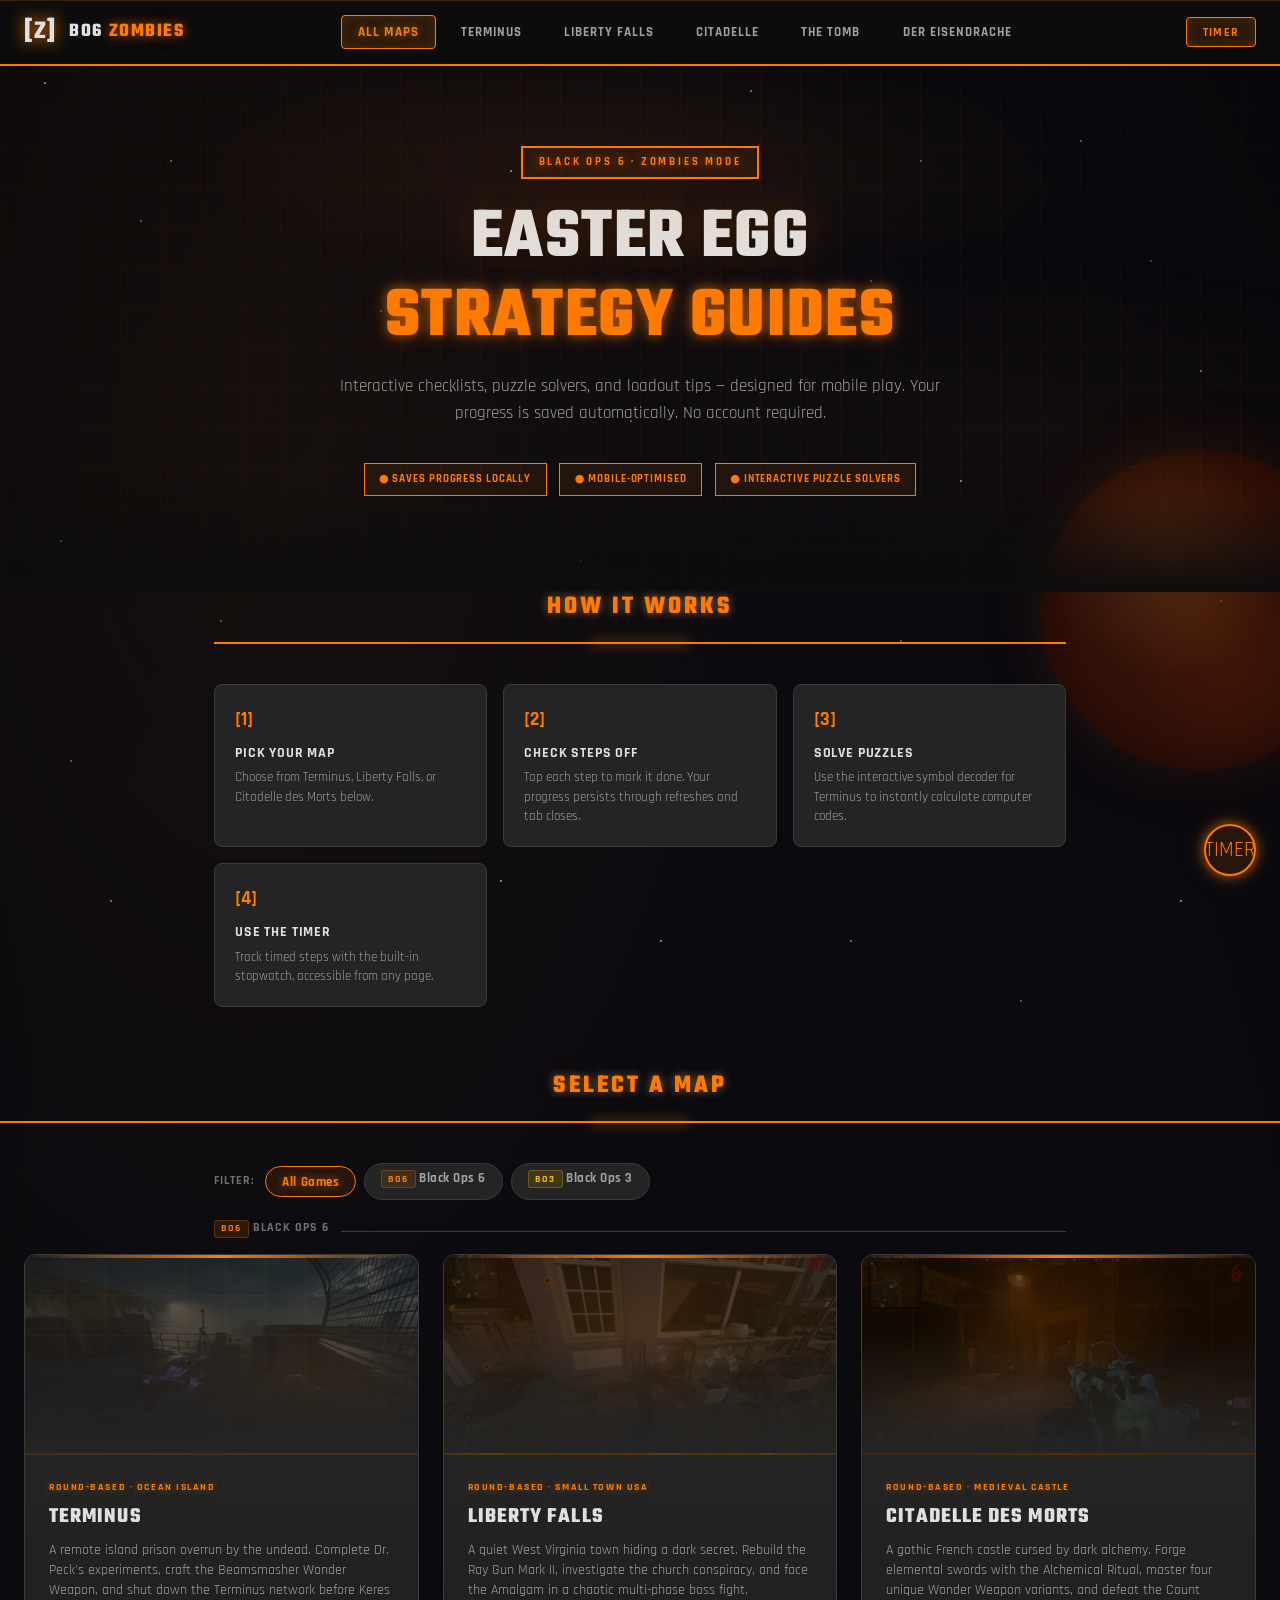
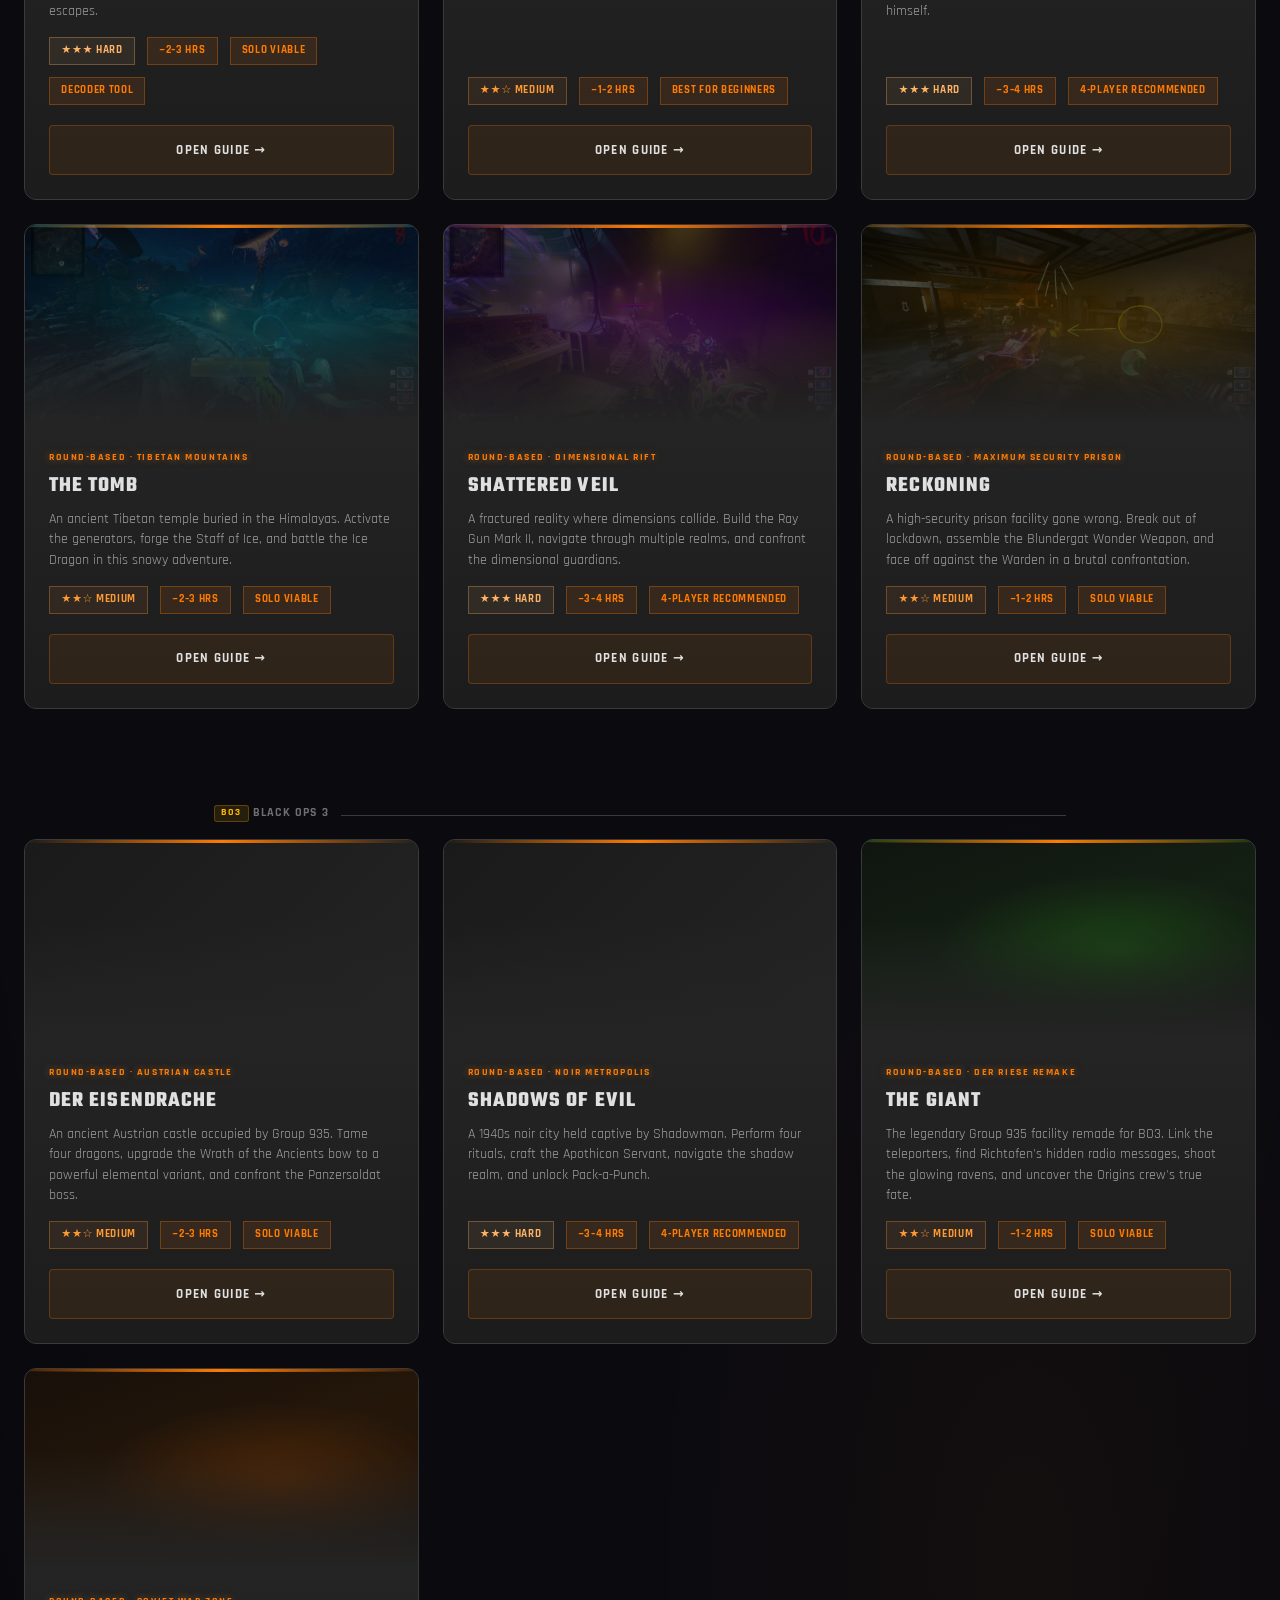
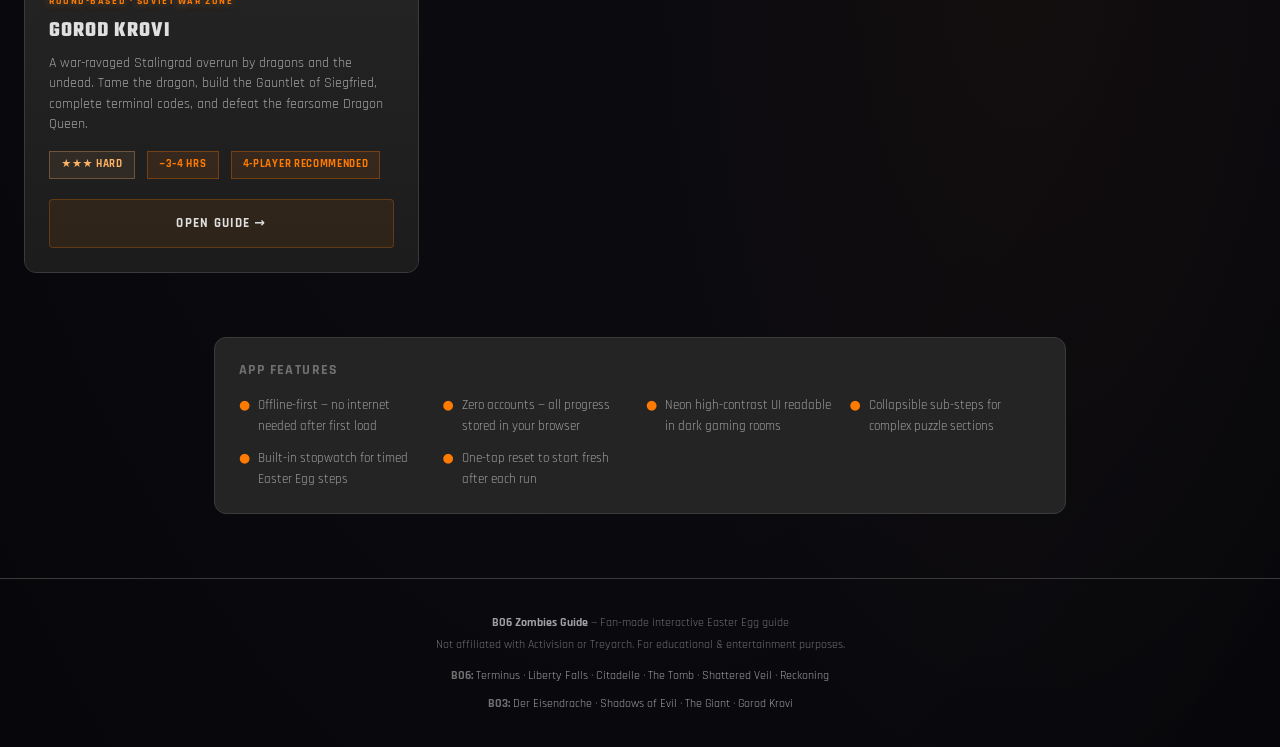
<file: index.html>
<!DOCTYPE html>
<html lang="en">
<head>
  <meta charset="UTF-8" />
  <meta name="viewport" content="width=device-width, initial-scale=1.0" />
  <meta name="description" content="Interactive Black Ops 6 Zombies Main Quest guide with step-by-step checklists, puzzle solvers, and loadout recommendations. Works offline and saves your progress." />
  <title>BO6 Zombies — Easter Egg Guide</title>
  <link rel="stylesheet" href="css/style.css" />
  <link rel="icon" href="data:image/svg+xml,<svg xmlns='http://www.w3.org/2000/svg' viewBox='0 0 100 100'><rect width='100' height='100' fill='%23ff7a00'/><text x='50' y='65' font-size='40' font-weight='bold' text-anchor='middle' fill='%230d0d0d'>Z</text></svg>" />
  <!-- Preconnect for performance -->
  <meta name="theme-color" content="#0a0a0f" />
</head>
<body>

  <!-- ── Navigation ─────────────────────────────────────── -->
  <header class="site-header">
    <nav class="nav-inner" aria-label="Main navigation">
      <a href="index.html" class="nav-logo">
        <span class="logo-icon">[Z]</span>
        <span>BO6<span class="accent"> Zombies</span></span>
      </a>
      <ul class="nav-links" role="list">
        <li><a href="index.html" class="active">All Maps</a></li>
        <li><a href="terminus.html">Terminus</a></li>
        <li><a href="liberty-falls.html">Liberty Falls</a></li>
        <li><a href="citadelle.html">Citadelle</a></li>
        <li><a href="the-tomb.html">The Tomb</a></li>
        <li><a href="bo3-der-eisendrache.html">Der Eisendrache</a></li>
      </ul>
      <button class="nav-timer-btn" aria-label="Open stopwatch timer">TIMER</button>
    </nav>
  </header>

  <!-- ── Hero ───────────────────────────────────────────── -->
  <section class="hero" aria-labelledby="hero-title">
    <p class="hero-eyebrow">Black Ops 6 · Zombies Mode</p>
    <h1 class="hero-title" id="hero-title">
      Easter Egg<br />
      <span class="line-accent">Strategy Guides</span>
    </h1>
    <p class="hero-subtitle">
      Interactive checklists, puzzle solvers, and loadout tips — designed for
      mobile play. Your progress is saved automatically. No account required.
    </p>
    <div class="hero-badges">
      <span class="badge badge-green">● Saves Progress Locally</span>
      <span class="badge badge-cyan">● Mobile-Optimised</span>
      <span class="badge badge-orange">● Interactive Puzzle Solvers</span>
    </div>
  </section>

  <!-- ── How it Works ───────────────────────────────────── -->
  <section aria-label="How to use this guide" style="padding: 0 1.5rem 3rem; max-width:900px; margin:0 auto;">
    <h2 class="section-title"><span>How It Works</span></h2>
    <div style="display:grid; grid-template-columns:repeat(auto-fit,minmax(220px,1fr)); gap:1rem;">

      <div style="background:var(--bg-card);border:1px solid var(--border-subtle);border-radius:var(--radius-md);padding:1.25rem;">
        <div style="font-size:1.2rem;margin-bottom:0.6rem;color:var(--accent-primary);font-weight:bold;">[1]</div>
        <h3 style="font-size:0.88rem;font-weight:800;text-transform:uppercase;letter-spacing:0.06em;margin-bottom:0.4rem;">Pick Your Map</h3>
        <p style="font-size:0.8rem;color:var(--text-secondary);line-height:1.5;">Choose from Terminus, Liberty Falls, or Citadelle des Morts below.</p>
      </div>

      <div style="background:var(--bg-card);border:1px solid var(--border-subtle);border-radius:var(--radius-md);padding:1.25rem;">
        <div style="font-size:1.2rem;margin-bottom:0.6rem;color:var(--accent-primary);font-weight:bold;">[2]</div>
        <h3 style="font-size:0.88rem;font-weight:800;text-transform:uppercase;letter-spacing:0.06em;margin-bottom:0.4rem;">Check Steps Off</h3>
        <p style="font-size:0.8rem;color:var(--text-secondary);line-height:1.5;">Tap each step to mark it done. Your progress persists through refreshes and tab closes.</p>
      </div>

      <div style="background:var(--bg-card);border:1px solid var(--border-subtle);border-radius:var(--radius-md);padding:1.25rem;">
        <div style="font-size:1.2rem;margin-bottom:0.6rem;color:var(--accent-primary);font-weight:bold;">[3]</div>
        <h3 style="font-size:0.88rem;font-weight:800;text-transform:uppercase;letter-spacing:0.06em;margin-bottom:0.4rem;">Solve Puzzles</h3>
        <p style="font-size:0.8rem;color:var(--text-secondary);line-height:1.5;">Use the interactive symbol decoder for Terminus to instantly calculate computer codes.</p>
      </div>

      <div style="background:var(--bg-card);border:1px solid var(--border-subtle);border-radius:var(--radius-md);padding:1.25rem;">
        <div style="font-size:1.2rem;margin-bottom:0.6rem;color:var(--accent-primary);font-weight:bold;">[4]</div>
        <h3 style="font-size:0.88rem;font-weight:800;text-transform:uppercase;letter-spacing:0.06em;margin-bottom:0.4rem;">Use the Timer</h3>
        <p style="font-size:0.8rem;color:var(--text-secondary);line-height:1.5;">Track timed steps with the built-in stopwatch, accessible from any page.</p>
      </div>

    </div>
  </section>

  <!-- ── Map Selection ──────────────────────────────────── -->
  <main>
    <h2 class="section-title" style="margin-top:1rem;"><span>Select a Map</span></h2>

    <!-- Game filter -->
    <div class="game-filter" role="tablist" aria-label="Filter by game">
      <span class="game-filter-label">Filter:</span>
      <button class="game-tab-btn active" data-filter="all"  role="tab" aria-selected="true">All Games</button>
      <button class="game-tab-btn"        data-filter="bo6"  role="tab" aria-selected="false"><span class="game-badge game-badge-bo6">BO6</span> Black Ops 6</button>
      <button class="game-tab-btn"        data-filter="bo3"  role="tab" aria-selected="false"><span class="game-badge game-badge-bo3">BO3</span> Black Ops 3</button>
    </div>

    <!-- BO6 section -->
    <div class="game-section-heading" data-game-section="bo6">
      <h2><span class="game-badge game-badge-bo6">BO6</span> Black Ops 6</h2>
    </div>
    <div class="maps-grid" role="list">

      <!-- Terminus -->
      <article class="map-card map-card--terminus" data-game="bo6" role="listitem">
        <div class="map-card-banner"></div>
        <div class="map-card-body">
          <p class="map-card-tag">Round-Based · Ocean Island</p>
          <h3 class="map-card-name">Terminus</h3>
          <p class="map-card-desc">
            A remote island prison overrun by the undead. Complete Dr. Peck's
            experiments, craft the Beamsmasher Wonder Weapon, and shut down
            the Terminus network before Keres escapes.
          </p>
          <div class="map-card-meta">
            <span class="meta-pill diff-hard">★★★ Hard</span>
            <span class="meta-pill">~2–3 hrs</span>
            <span class="meta-pill">Solo Viable</span>
            <span class="meta-pill">Decoder Tool</span>
          </div>
          <a href="terminus.html" class="map-card-btn" aria-label="Open Terminus Easter Egg guide">
            Open Guide →
          </a>
        </div>
      </article>

      <!-- Liberty Falls -->
      <article class="map-card map-card--liberty" data-game="bo6" role="listitem">
        <div class="map-card-banner"></div>
        <div class="map-card-body">
          <p class="map-card-tag">Round-Based · Small Town USA</p>
          <h3 class="map-card-name">Liberty Falls</h3>
          <p class="map-card-desc">
            A quiet West Virginia town hiding a dark secret. Rebuild the
            Ray Gun Mark II, investigate the church conspiracy, and face the
            Amalgam in a chaotic multi-phase boss fight.
          </p>
          <div class="map-card-meta">
            <span class="meta-pill diff-medium">★★☆ Medium</span>
            <span class="meta-pill">~1–2 hrs</span>
            <span class="meta-pill">Best for Beginners</span>
          </div>
          <a href="liberty-falls.html" class="map-card-btn" aria-label="Open Liberty Falls Easter Egg guide">
            Open Guide →
          </a>
        </div>
      </article>

      <!-- Citadelle des Morts -->
      <article class="map-card map-card--citadelle" data-game="bo6" role="listitem">
        <div class="map-card-banner"></div>
        <div class="map-card-body">
          <p class="map-card-tag">Round-Based · Medieval Castle</p>
          <h3 class="map-card-name">Citadelle des Morts</h3>
          <p class="map-card-desc">
            A gothic French castle cursed by dark alchemy. Forge elemental
            swords with the Alchemical Ritual, master four unique Wonder
            Weapon variants, and defeat the Count himself.
          </p>
          <div class="map-card-meta">
            <span class="meta-pill diff-hard">★★★ Hard</span>
            <span class="meta-pill">~3–4 hrs</span>
            <span class="meta-pill">4-Player Recommended</span>
          </div>
          <a href="citadelle.html" class="map-card-btn" aria-label="Open Citadelle des Morts Easter Egg guide">
            Open Guide →
          </a>
        </div>
      </article>

      <!-- The Tomb -->
      <article class="map-card map-card--the-tomb" data-game="bo6" role="listitem">
        <div class="map-card-banner"></div>
        <div class="map-card-body">
          <p class="map-card-tag">Round-Based · Tibetan Mountains</p>
          <h3 class="map-card-name">The Tomb</h3>
          <p class="map-card-desc">
            An ancient Tibetan temple buried in the Himalayas. Activate the
            generators, forge the Staff of Ice, and battle the Ice Dragon in
            this snowy adventure.
          </p>
          <div class="map-card-meta">
            <span class="meta-pill diff-medium">★★☆ Medium</span>
            <span class="meta-pill">~2–3 hrs</span>
            <span class="meta-pill">Solo Viable</span>
          </div>
          <a href="the-tomb.html" class="map-card-btn" aria-label="Open The Tomb Easter Egg guide">
            Open Guide →
          </a>
        </div>
      </article>

      <!-- Shattered Veil -->
      <article class="map-card map-card--shattered-veil" data-game="bo6" role="listitem">
        <div class="map-card-banner"></div>
        <div class="map-card-body">
          <p class="map-card-tag">Round-Based · Dimensional Rift</p>
          <h3 class="map-card-name">Shattered Veil</h3>
          <p class="map-card-desc">
            A fractured reality where dimensions collide. Build the Ray Gun
            Mark II, navigate through multiple realms, and confront the
            dimensional guardians.
          </p>
          <div class="map-card-meta">
            <span class="meta-pill diff-hard">★★★ Hard</span>
            <span class="meta-pill">~3–4 hrs</span>
            <span class="meta-pill">4-Player Recommended</span>
          </div>
          <a href="shattered-veil.html" class="map-card-btn" aria-label="Open Shattered Veil Easter Egg guide">
            Open Guide →
          </a>
        </div>
      </article>

      <!-- Reckoning -->
      <article class="map-card map-card--reckoning" data-game="bo6" role="listitem">
        <div class="map-card-banner"></div>
        <div class="map-card-body">
          <p class="map-card-tag">Round-Based · Maximum Security Prison</p>
          <h3 class="map-card-name">Reckoning</h3>
          <p class="map-card-desc">
            A high-security prison facility gone wrong. Break out of lockdown,
            assemble the Blundergat Wonder Weapon, and face off against the
            Warden in a brutal confrontation.
          </p>
          <div class="map-card-meta">
            <span class="meta-pill diff-medium">★★☆ Medium</span>
            <span class="meta-pill">~1–2 hrs</span>
            <span class="meta-pill">Solo Viable</span>
          </div>
          <a href="reckoning.html" class="map-card-btn" aria-label="Open Reckoning Easter Egg guide">
            Open Guide →
          </a>
        </div>
      </article>

    </div>

    <!-- BO3 section -->
    <div class="game-section-heading" data-game-section="bo3" style="margin-top:2rem;">
      <h2><span class="game-badge game-badge-bo3">BO3</span> Black Ops 3</h2>
    </div>
    <div class="maps-grid" role="list">

      <!-- Der Eisendrache -->
      <article class="map-card map-card--der-eisendrache" data-game="bo3" role="listitem">
        <div class="map-card-banner"></div>
        <div class="map-card-body">
          <p class="map-card-tag">Round-Based · Austrian Castle</p>
          <h3 class="map-card-name">Der Eisendrache</h3>
          <p class="map-card-desc">
            An ancient Austrian castle occupied by Group 935. Tame four dragons,
            upgrade the Wrath of the Ancients bow to a powerful elemental variant,
            and confront the Panzersoldat boss.
          </p>
          <div class="map-card-meta">
            <span class="meta-pill diff-medium">★★☆ Medium</span>
            <span class="meta-pill">~2–3 hrs</span>
            <span class="meta-pill">Solo Viable</span>
          </div>
          <a href="bo3-der-eisendrache.html" class="map-card-btn" aria-label="Open Der Eisendrache Easter Egg guide">
            Open Guide →
          </a>
        </div>
      </article>

      <!-- Shadows of Evil -->
      <article class="map-card map-card--shadows-of-evil" data-game="bo3" role="listitem">
        <div class="map-card-banner"></div>
        <div class="map-card-body">
          <p class="map-card-tag">Round-Based · Noir Metropolis</p>
          <h3 class="map-card-name">Shadows of Evil</h3>
          <p class="map-card-desc">
            A 1940s noir city held captive by Shadowman. Perform four rituals,
            craft the Apothicon Servant, navigate the shadow realm, and unlock
            Pack-a-Punch.
          </p>
          <div class="map-card-meta">
            <span class="meta-pill diff-hard">★★★ Hard</span>
            <span class="meta-pill">~3–4 hrs</span>
            <span class="meta-pill">4-Player Recommended</span>
          </div>
          <a href="bo3-shadows-of-evil.html" class="map-card-btn" aria-label="Open Shadows of Evil Easter Egg guide">
            Open Guide →
          </a>
        </div>
      </article>

      <!-- The Giant -->
      <article class="map-card map-card--the-giant" data-game="bo3" role="listitem">
        <div class="map-card-banner"></div>
        <div class="map-card-body">
          <p class="map-card-tag">Round-Based · Der Riese Remake</p>
          <h3 class="map-card-name">The Giant</h3>
          <p class="map-card-desc">
            The legendary Group 935 facility remade for BO3. Link the teleporters,
            find Richtofen's hidden radio messages, shoot the glowing ravens,
            and uncover the Origins crew's true fate.
          </p>
          <div class="map-card-meta">
            <span class="meta-pill diff-medium">★★☆ Medium</span>
            <span class="meta-pill">~1–2 hrs</span>
            <span class="meta-pill">Solo Viable</span>
          </div>
          <a href="bo3-the-giant.html" class="map-card-btn" aria-label="Open The Giant Easter Egg guide">
            Open Guide →
          </a>
        </div>
      </article>

      <!-- Gorod Krovi -->
      <article class="map-card map-card--gorod-krovi" data-game="bo3" role="listitem">
        <div class="map-card-banner"></div>
        <div class="map-card-body">
          <p class="map-card-tag">Round-Based · Soviet War Zone</p>
          <h3 class="map-card-name">Gorod Krovi</h3>
          <p class="map-card-desc">
            A war-ravaged Stalingrad overrun by dragons and the undead. Tame the
            dragon, build the Gauntlet of Siegfried, complete terminal codes,
            and defeat the fearsome Dragon Queen.
          </p>
          <div class="map-card-meta">
            <span class="meta-pill diff-hard">★★★ Hard</span>
            <span class="meta-pill">~3–4 hrs</span>
            <span class="meta-pill">4-Player Recommended</span>
          </div>
          <a href="bo3-gorod-krovi.html" class="map-card-btn" aria-label="Open Gorod Krovi Easter Egg guide">
            Open Guide →
          </a>
        </div>
      </article>

    </div>
  </main>

  <!-- ── Features Callout ────────────────────────────────── -->
  <section style="padding: 0 1.5rem 4rem; max-width:900px; margin:0 auto;" aria-label="App features">
    <div style="background:var(--bg-card);border:1px solid var(--border-subtle);border-radius:var(--radius-lg);padding:1.5rem;">
      <h2 style="font-size:0.88rem;font-weight:800;text-transform:uppercase;letter-spacing:0.1em;color:var(--text-muted);margin-bottom:1rem;">App Features</h2>
      <div style="display:grid;grid-template-columns:repeat(auto-fit,minmax(180px,1fr));gap:0.75rem;">
        <div style="font-size:0.8rem;color:var(--text-secondary);display:flex;gap:0.5rem;align-items:flex-start;">
          <span style="color:var(--accent-primary);font-weight:700;">●</span>
          <span>Offline-first — no internet needed after first load</span>
        </div>
        <div style="font-size:0.8rem;color:var(--text-secondary);display:flex;gap:0.5rem;align-items:flex-start;">
          <span style="color:var(--accent-primary);font-weight:700;">●</span>
          <span>Zero accounts — all progress stored in your browser</span>
        </div>
        <div style="font-size:0.8rem;color:var(--text-secondary);display:flex;gap:0.5rem;align-items:flex-start;">
          <span style="color:var(--accent-primary);font-weight:700;">●</span>
          <span>Neon high-contrast UI readable in dark gaming rooms</span>
        </div>
        <div style="font-size:0.8rem;color:var(--text-secondary);display:flex;gap:0.5rem;align-items:flex-start;">
          <span style="color:var(--accent-primary);font-weight:700;">●</span>
          <span>Collapsible sub-steps for complex puzzle sections</span>
        </div>
        <div style="font-size:0.8rem;color:var(--text-secondary);display:flex;gap:0.5rem;align-items:flex-start;">
          <span style="color:var(--accent-primary);font-weight:700;">●</span>
          <span>Built-in stopwatch for timed Easter Egg steps</span>
        </div>
        <div style="font-size:0.8rem;color:var(--text-secondary);display:flex;gap:0.5rem;align-items:flex-start;">
          <span style="color:var(--accent-primary);font-weight:700;">●</span>
          <span>One-tap reset to start fresh after each run</span>
        </div>
      </div>
    </div>
  </section>

  <!-- ── Footer ─────────────────────────────────────────── -->
  <footer class="site-footer">
    <p><strong style="color:var(--text-secondary);">BO6 Zombies Guide</strong> — Fan-made interactive Easter Egg guide</p>
    <p>Not affiliated with Activision or Treyarch. For educational &amp; entertainment purposes.</p>
    <p style="margin-top:0.5rem;">
      <strong style="color:var(--text-muted);font-size:0.75rem;">BO6:</strong>
      <a href="terminus.html">Terminus</a> ·
      <a href="liberty-falls.html">Liberty Falls</a> ·
      <a href="citadelle.html">Citadelle</a> ·
      <a href="the-tomb.html">The Tomb</a> ·
      <a href="shattered-veil.html">Shattered Veil</a> ·
      <a href="reckoning.html">Reckoning</a>
    </p>
    <p style="margin-top:0.35rem;">
      <strong style="color:var(--text-muted);font-size:0.75rem;">BO3:</strong>
      <a href="bo3-der-eisendrache.html">Der Eisendrache</a> ·
      <a href="bo3-shadows-of-evil.html">Shadows of Evil</a> ·
      <a href="bo3-the-giant.html">The Giant</a> ·
      <a href="bo3-gorod-krovi.html">Gorod Krovi</a>
    </p>
  </footer>

  <!-- ── Timer Modal ────────────────────────────────────── -->
  <div class="timer-modal-overlay" role="dialog" aria-modal="true" aria-label="Stopwatch timer">
    <div class="timer-modal">
      <button class="timer-modal-close" aria-label="Close timer">✕</button>
      <p class="timer-label">Round Stopwatch</p>
      <div class="timer-display" aria-live="polite">00:00:00.00</div>
      <div class="timer-controls">
        <button class="timer-btn timer-btn-start">START</button>
        <button class="timer-btn timer-btn-pause" disabled>PAUSE</button>
        <button class="timer-btn timer-btn-reset">RESET</button>
      </div>
      <div class="timer-laps" aria-label="Lap times" role="list"></div>
    </div>
  </div>

  <!-- Floating timer button -->
  <button class="fab-timer" aria-label="Open stopwatch">TIMER</button>

  <script src="js/app.js"></script>
  <script>
    // ── Game Filter Tabs ──────────────────────────────────
    (function () {
      const tabs  = document.querySelectorAll('.game-tab-btn');
      const cards = document.querySelectorAll('.map-card[data-game]');
      const sects = document.querySelectorAll('[data-game-section]');

      function applyFilter(filter) {
        // Update tab states
        tabs.forEach(t => {
          const active = t.dataset.filter === filter;
          t.classList.toggle('active', active);
          t.setAttribute('aria-selected', active ? 'true' : 'false');
        });

        // Show/hide cards
        cards.forEach(card => {
          card.hidden = !(filter === 'all' || card.dataset.game === filter);
        });

        // Show/hide section headings
        sects.forEach(s => {
          s.hidden = !(filter === 'all' || s.dataset.gameSection === filter);
        });
      }

      tabs.forEach(btn => btn.addEventListener('click', () => applyFilter(btn.dataset.filter)));
    }());
  </script>
</body>
</html>
</file>
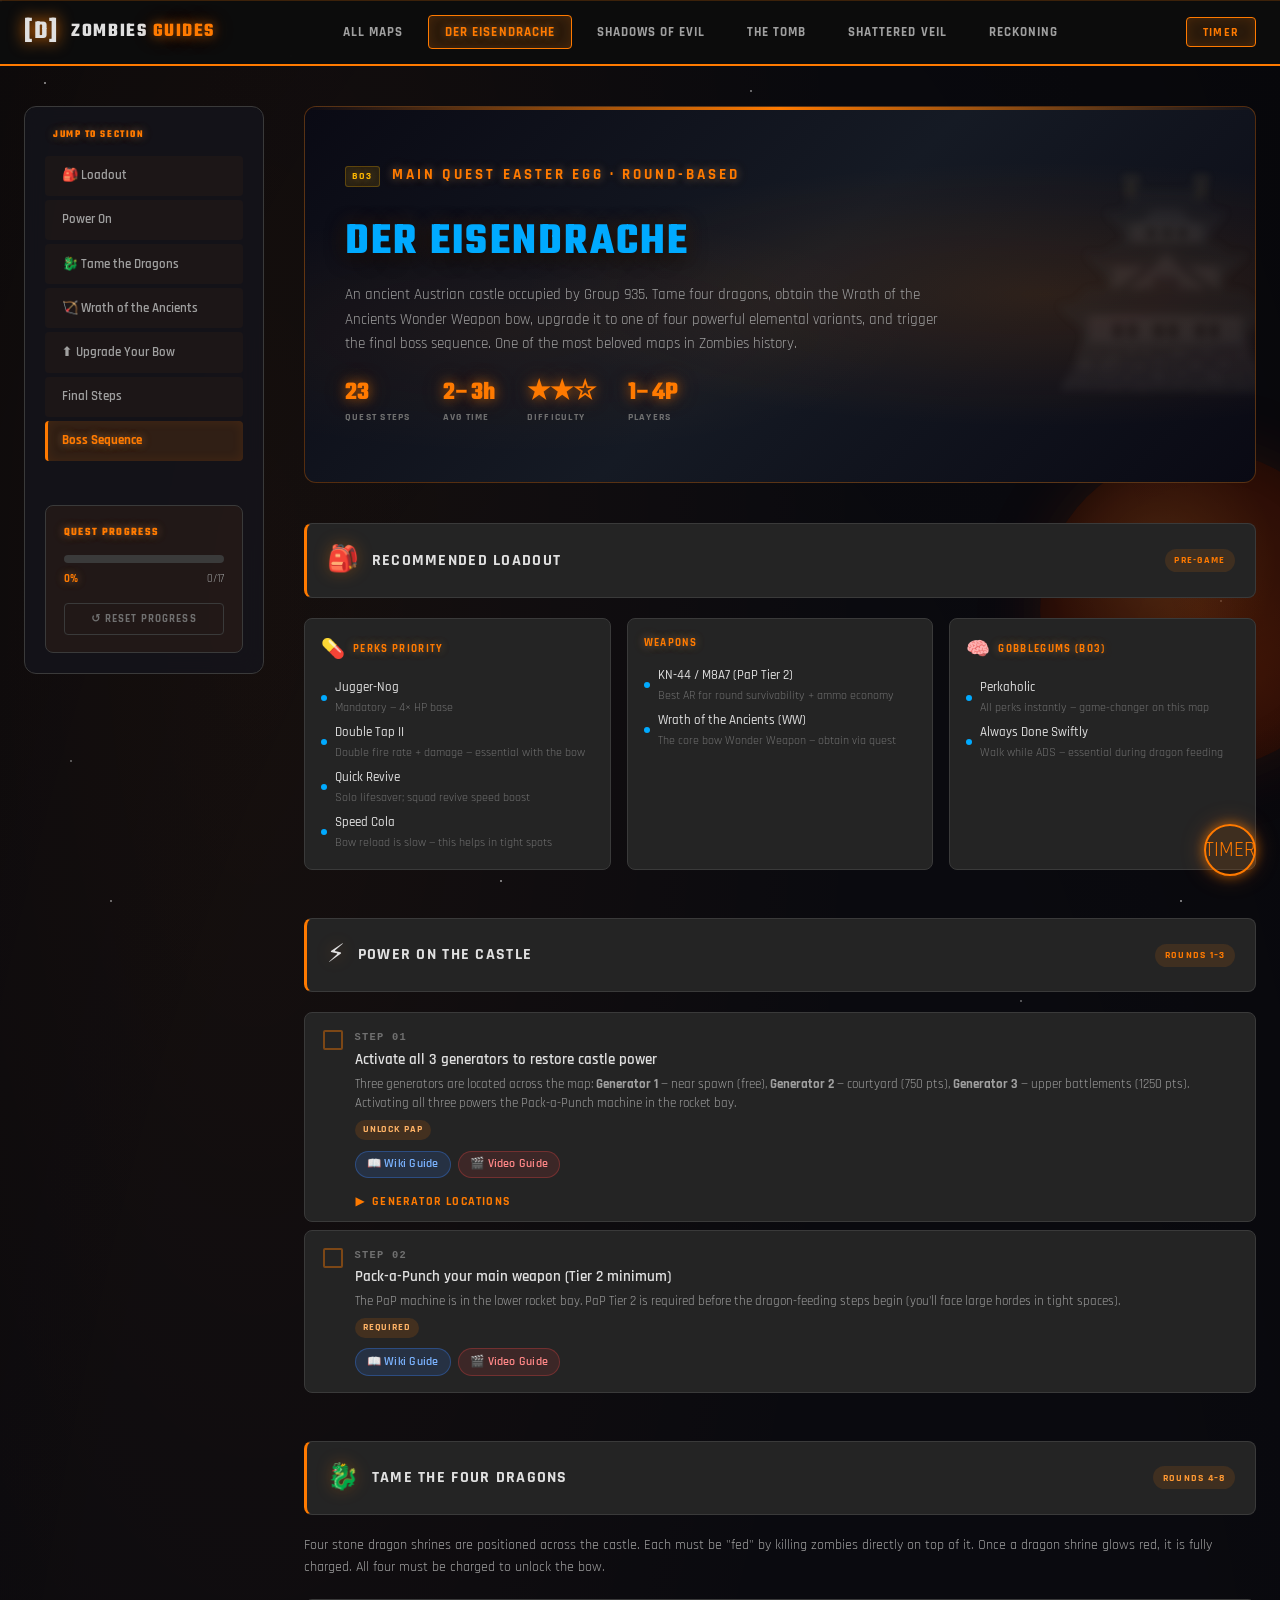
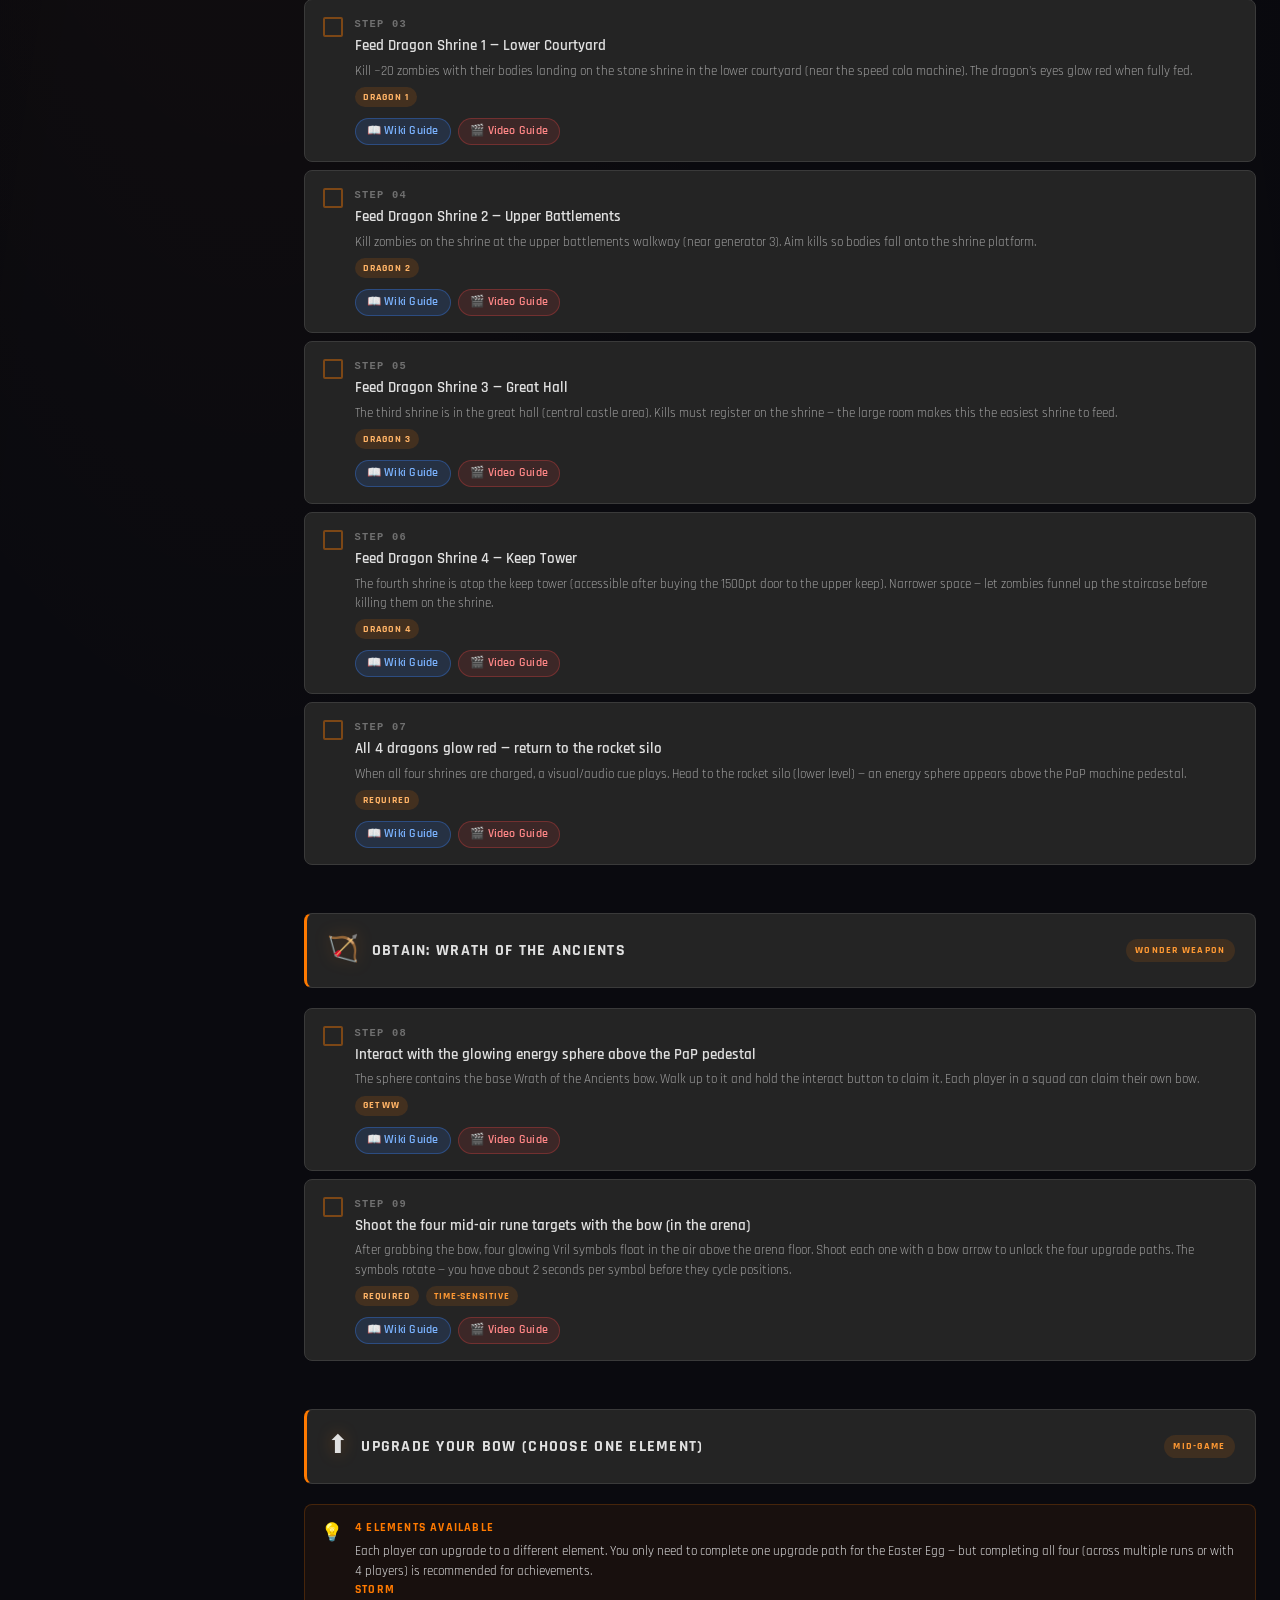
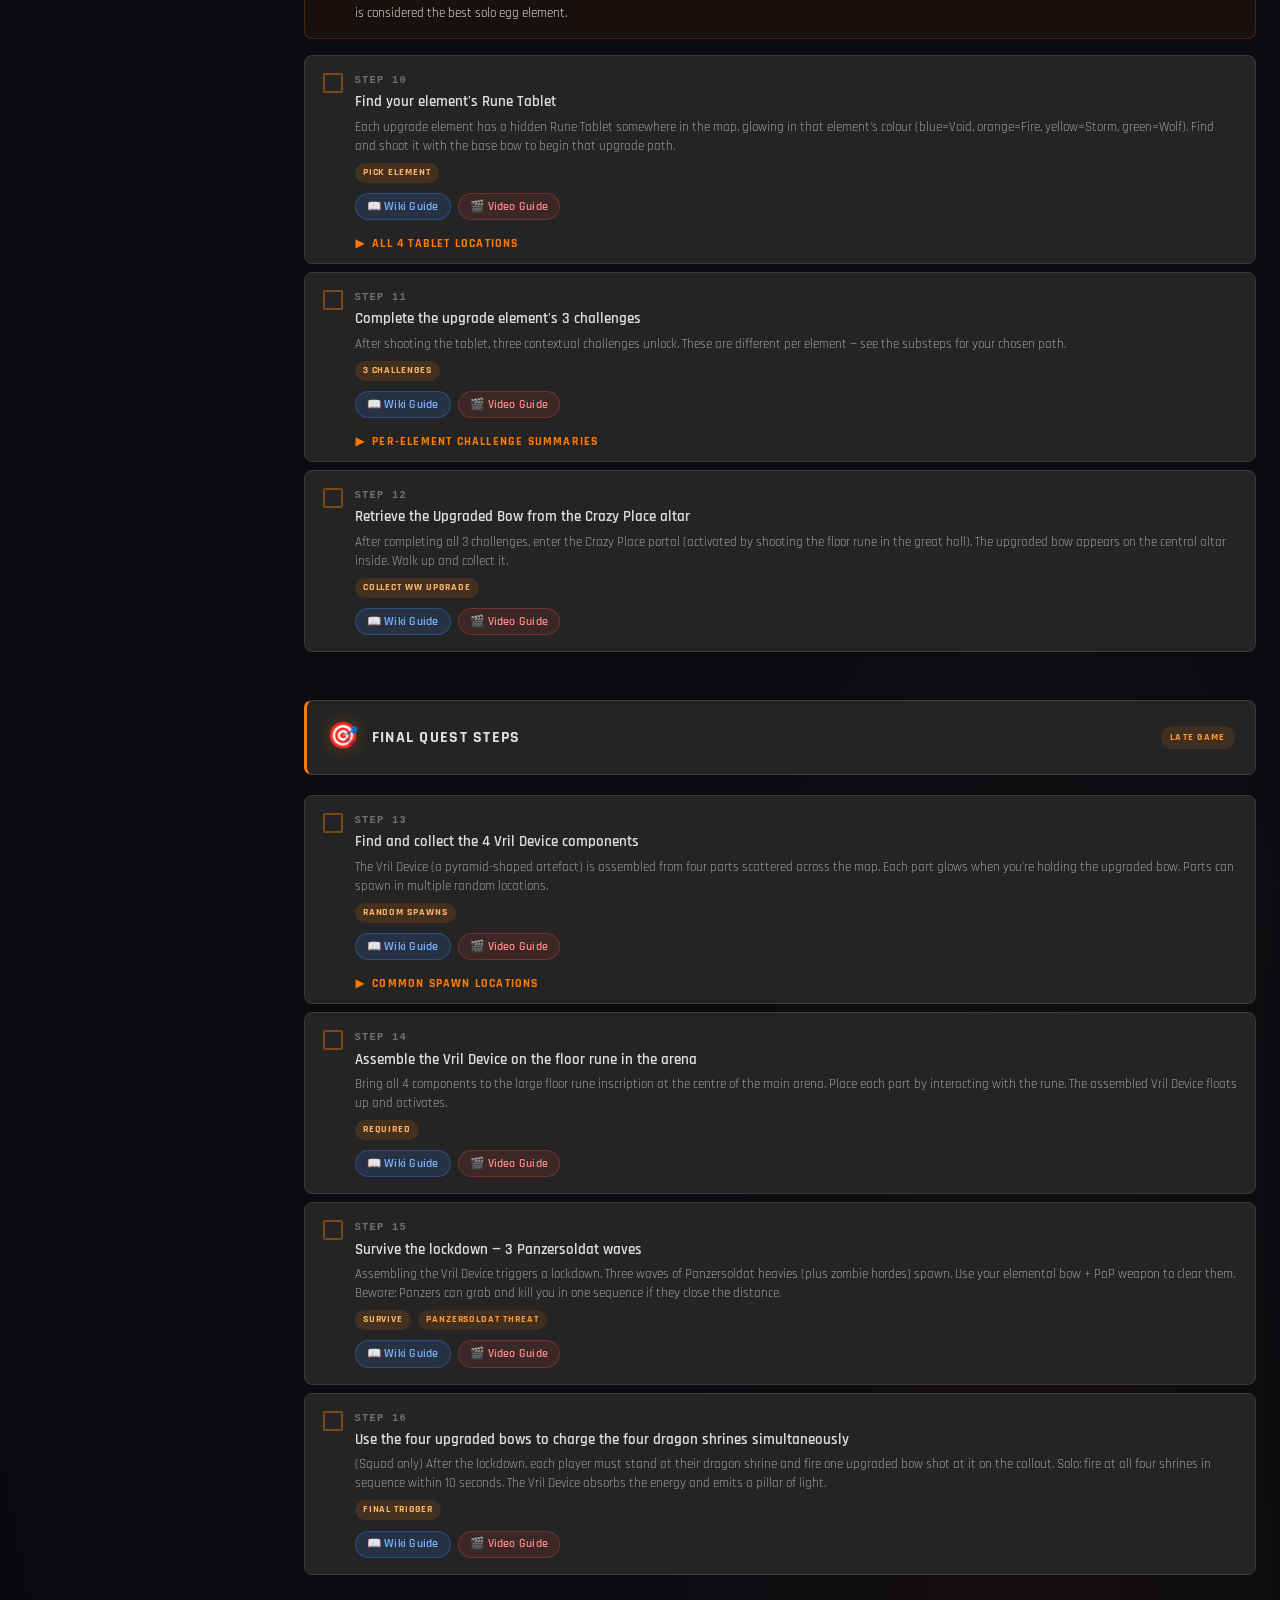
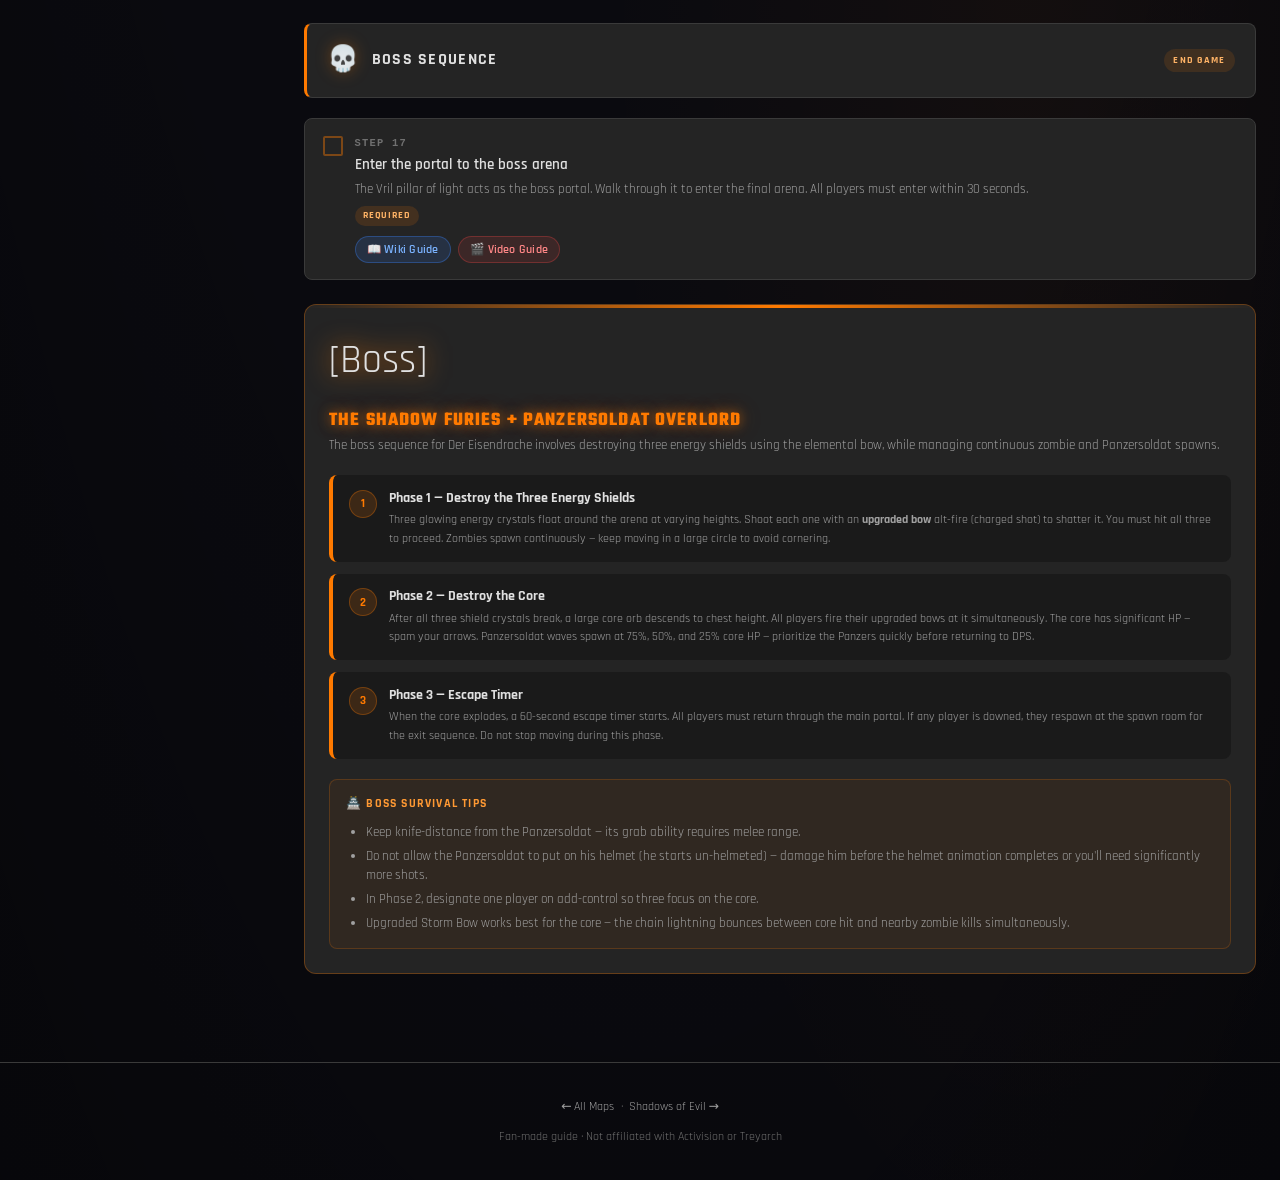
<file: bo3-der-eisendrache.html>
<!DOCTYPE html>
<html lang="en">
<head>
  <meta charset="UTF-8" />
  <meta name="viewport" content="width=device-width, initial-scale=1.0" />
  <meta name="description" content="Der Eisendrache Main Quest Easter Egg guide for Black Ops 3 Zombies. Tame the dragons, upgrade the Wrath of the Ancients bow, and defeat the boss." />
  <title>Der Eisendrache Easter Egg Guide — BO3 Zombies</title>
  <link rel="stylesheet" href="css/style.css" />
  <link rel="icon" href="data:image/svg+xml,<svg xmlns='http://www.w3.org/2000/svg' viewBox='0 0 100 100'><text y='.9em' font-size='90'>🏯</text></svg>" />
  <meta name="theme-color" content="#0a0a0f" />
  <style>
    :root { --accent-color: #ff7a00; }
    .sidebar-nav a:hover, .sidebar-nav a.active {
      color: #ff7a00 !important;
      background: rgba(255, 122, 0, 0.12) !important;
      border-left-color: #ff7a00 !important;
    }
    .hero-stat-value { color: #ff7a00 !important; }
    .guide-hero h1 { color: #ff7a00; }
    .guide-hero-tag { color: #ff7a00 !important; }
    .section-header--blue { border-left-color: #ff7a00 !important; }
    .section-header--blue .section-icon { color: #ff7a00; }
    .mobile-bottom-nav a:hover,
    .mobile-bottom-nav a.active { color: #ff7a00 !important; background: rgba(255, 122, 0, 0.12) !important; }
    .step-checkbox { border-color: rgba(255, 122, 0, 0.4) !important; }
    .checklist-item.completed .step-checkbox {
      background: #ff7a00 !important; border-color: #ff7a00 !important; box-shadow: 0 0 8px rgba(255, 122, 0, 0.5) !important;
    }
    .sidebar-progress .progress-bar-fill { background: linear-gradient(90deg, #ff7a00, #ff9933) !important; }
    .section-header { border-left: 3px solid #ff7a00; }
  </style>
</head>
<body data-map-id="de">

  <!-- ── Navigation ─────────────────────────────────────── -->
  <header class="site-header">
    <nav class="nav-inner" aria-label="Main navigation">
      <a href="index.html" class="nav-logo">
        <span class="logo-icon">[D]</span>
        <span>Zombies<span class="accent"> Guides</span></span>
      </a>
      <ul class="nav-links" role="list">
        <li><a href="index.html">All Maps</a></li>
        <li><a href="bo3-der-eisendrache.html" class="active">Der Eisendrache</a></li>
        <li><a href="bo3-shadows-of-evil.html">Shadows of Evil</a></li>
        <li><a href="the-tomb.html">The Tomb</a></li>
        <li><a href="shattered-veil.html">Shattered Veil</a></li>
        <li><a href="reckoning.html">Reckoning</a></li>
      </ul>
      <button class="nav-timer-btn" aria-label="Open stopwatch timer">TIMER</button>
    </nav>
  </header>

  <div class="guide-layout">

    <!-- Sidebar -->
    <aside class="guide-sidebar" aria-label="Guide navigation">
      <p class="sidebar-label">Jump to Section</p>
      <ul class="sidebar-nav" role="list">
        <li><a href="#loadout">🎒 Loadout</a></li>
        <li><a href="#power">Power On</a></li>
        <li><a href="#dragons">🐉 Tame the Dragons</a></li>
        <li><a href="#bow">🏹 Wrath of the Ancients</a></li>
        <li><a href="#upgrade">⬆ Upgrade Your Bow</a></li>
        <li><a href="#final">Final Steps</a></li>
        <li><a href="#boss">Boss Sequence</a></li>
      </ul>
      <div class="sidebar-progress" role="region" aria-label="Quest progress">
        <p class="sidebar-progress-label">Quest Progress</p>
        <div class="progress-bar-wrap">
          <div class="progress-bar-fill" style="width:0%"></div>
        </div>
        <div class="progress-text">
          <span class="pct">0%</span>
          <span class="count">0/0</span>
        </div>
        <button class="sidebar-reset-btn" type="button">↺ Reset Progress</button>
      </div>
    </aside>

    <!-- Main content -->
    <main class="guide-main" id="main-content">

      <!-- Hero -->
      <div class="guide-hero guide-hero--der-eisendrache">
        <p class="guide-hero-tag" style="color:#00aaff;">
          <span class="game-badge game-badge-bo3" style="margin-right:0.4rem;">BO3</span>
          Main Quest Easter Egg · Round-Based
        </p>
        <h1 style="color:#00aaff;">Der Eisendrache</h1>
        <p>
          An ancient Austrian castle occupied by Group 935. Tame four dragons,
          obtain the Wrath of the Ancients Wonder Weapon bow, upgrade it to
          one of four powerful elemental variants, and trigger the final boss
          sequence. One of the most beloved maps in Zombies history.
        </p>
        <div class="guide-hero-stats">
          <div class="hero-stat">
            <span class="hero-stat-value" style="color:#00aaff;">23</span>
            <span class="hero-stat-label">Quest Steps</span>
          </div>
          <div class="hero-stat">
            <span class="hero-stat-value" style="color:#00aaff;">2–3h</span>
            <span class="hero-stat-label">Avg Time</span>
          </div>
          <div class="hero-stat">
            <span class="hero-stat-value" style="color:var(--neon-orange);">★★☆</span>
            <span class="hero-stat-label">Difficulty</span>
          </div>
          <div class="hero-stat">
            <span class="hero-stat-value" style="color:#00aaff;">1–4P</span>
            <span class="hero-stat-label">Players</span>
          </div>
        </div>
      </div>

      <!-- ── LOADOUT ─────────────────────────────────────── -->
      <section class="guide-section" id="loadout" aria-labelledby="loadout-h">
        <div class="section-header">
          <span class="section-icon">🎒</span>
          <h2 id="loadout-h">Recommended Loadout</h2>
          <span class="section-phase-tag phase-early">Pre-Game</span>
        </div>
        <div class="loadout-grid">
          <div class="loadout-card">
            <div class="loadout-card-header"><span class="loadout-icon">💊</span><span class="loadout-label">Perks Priority</span></div>
            <div class="loadout-items">
              <div class="loadout-item"><span class="dot" style="background:#00aaff"></span>
                <div><div class="item-name">Jugger-Nog</div><div class="item-why">Mandatory — 4× HP base</div></div>
              </div>
              <div class="loadout-item"><span class="dot" style="background:#00aaff"></span>
                <div><div class="item-name">Double Tap II</div><div class="item-why">Double fire rate + damage — essential with the bow</div></div>
              </div>
              <div class="loadout-item"><span class="dot" style="background:#00aaff"></span>
                <div><div class="item-name">Quick Revive</div><div class="item-why">Solo lifesaver; squad revive speed boost</div></div>
              </div>
              <div class="loadout-item"><span class="dot" style="background:#00aaff"></span>
                <div><div class="item-name">Speed Cola</div><div class="item-why">Bow reload is slow — this helps in tight spots</div></div>
              </div>
            </div>
          </div>
          <div class="loadout-card">
            <div class="loadout-card-header"><span class="loadout-label">Weapons</span></div>
            <div class="loadout-items">
              <div class="loadout-item"><span class="dot" style="background:#00aaff"></span>
                <div><div class="item-name">KN-44 / M8A7 (PaP Tier 2)</div><div class="item-why">Best AR for round survivability + ammo economy</div></div>
              </div>
              <div class="loadout-item"><span class="dot" style="background:#00aaff"></span>
                <div><div class="item-name">Wrath of the Ancients (WW)</div><div class="item-why">The core bow Wonder Weapon — obtain via quest</div></div>
              </div>
            </div>
          </div>
          <div class="loadout-card">
            <div class="loadout-card-header"><span class="loadout-icon">🧠</span><span class="loadout-label">Gobblegums (BO3)</span></div>
            <div class="loadout-items">
              <div class="loadout-item"><span class="dot" style="background:#00aaff"></span>
                <div><div class="item-name">Perkaholic</div><div class="item-why">All perks instantly — game-changer on this map</div></div>
              </div>
              <div class="loadout-item"><span class="dot" style="background:#00aaff"></span>
                <div><div class="item-name">Always Done Swiftly</div><div class="item-why">Walk while ADS — essential during dragon feeding</div></div>
              </div>
            </div>
          </div>
        </div>
      </section>

      <!-- ── POWER ───────────────────────────────────────── -->
      <section class="guide-section" id="power" aria-labelledby="power-h">
        <div class="section-header">
          <span class="section-icon">⚡</span>
          <h2 id="power-h">Power On the Castle</h2>
          <span class="section-phase-tag phase-early">Rounds 1–3</span>
        </div>
        <div class="checklist" role="list">

          <div class="checklist-item" data-step-id="de001" data-wiki-url="https://callofduty.fandom.com/wiki/My_Brother%27s_Keeper" data-yt-search="der eisendrache generator locations easter egg guide" role="listitem">
            <div class="step-main" tabindex="0" role="button" aria-pressed="false">
              <div class="step-checkbox" aria-hidden="true"><svg width="12" height="10" viewBox="0 0 12 10" fill="none"><path d="M1 5l3.5 3.5L11 1" stroke="#000" stroke-width="2.2" stroke-linecap="round" stroke-linejoin="round"/></svg></div>
              <div class="step-content">
                <div class="step-number">STEP 01</div>
                <div class="step-title">Activate all 3 generators to restore castle power</div>
                <div class="step-desc">
                  Three generators are located across the map:
                  <strong>Generator 1</strong> — near spawn (free),
                  <strong>Generator 2</strong> — courtyard (750 pts),
                  <strong>Generator 3</strong> — upper battlements (1250 pts).
                  Activating all three powers the Pack-a-Punch machine in the rocket bay.
                </div>
                <div class="step-tags"><span class="step-tag tag-required">Unlock PaP</span></div>
              </div>
            </div>
            <button class="substep-toggle" data-target="subs-de001" aria-expanded="false">
              <span class="toggle-icon">▶</span> Generator Locations
            </button>
            <div class="substeps" id="subs-de001" role="region">
              <ol>
                <li><strong>Generator 1</strong>: Right outside the spawn room. Hold Square/X to activate (free).</li>
                <li><strong>Generator 2</strong>: Buy the 750pt door in the main courtyard. The generator is on the left wall of the next room.</li>
                <li><strong>Generator 3</strong>: Take the stairway up to the upper battlements area (1250pt door). The third generator is next to the rocket silo entrance.</li>
                <li>After all 3 are active, the Pack-a-Punch machine rises from the rocket launch pad in the lower rocket bay.</li>
              </ol>
            </div>
          </div>

          <div class="checklist-item" data-step-id="de002" data-wiki-url="https://callofduty.fandom.com/wiki/Pack-a-Punch_Machine" data-yt-search="der eisendrache pack a punch guide" role="listitem">
            <div class="step-main" tabindex="0" role="button" aria-pressed="false">
              <div class="step-checkbox" aria-hidden="true"><svg width="12" height="10" viewBox="0 0 12 10" fill="none"><path d="M1 5l3.5 3.5L11 1" stroke="#000" stroke-width="2.2" stroke-linecap="round" stroke-linejoin="round"/></svg></div>
              <div class="step-content">
                <div class="step-number">STEP 02</div>
                <div class="step-title">Pack-a-Punch your main weapon (Tier 2 minimum)</div>
                <div class="step-desc">
                  The PaP machine is in the lower rocket bay. PaP Tier 2 is required
                  before the dragon-feeding steps begin (you'll face large hordes in tight spaces).
                </div>
                <div class="step-tags"><span class="step-tag tag-required">Required</span></div>
              </div>
            </div>
          </div>

        </div>
      </section>

      <!-- ── TAME DRAGONS ───────────────────────────────── -->
      <section class="guide-section" id="dragons" aria-labelledby="dragons-h">
        <div class="section-header">
          <span class="section-icon">🐉</span>
          <h2 id="dragons-h">Tame the Four Dragons</h2>
          <span class="section-phase-tag phase-mid">Rounds 4–8</span>
        </div>
        <p style="font-size:0.85rem;color:var(--text-secondary);margin-bottom:1.25rem;line-height:1.6;">
          Four stone dragon shrines are positioned across the castle. Each must be "fed"
          by killing zombies directly on top of it. Once a dragon shrine glows red,
          it is fully charged. All four must be charged to unlock the bow.
        </p>
        <div class="checklist" role="list">

          <div class="checklist-item" data-step-id="de003" data-wiki-url="https://callofduty.fandom.com/wiki/My_Brother%27s_Keeper" data-yt-search="der eisendrache feed dragons lower courtyard" role="listitem">
            <div class="step-main" tabindex="0" role="button" aria-pressed="false">
              <div class="step-checkbox" aria-hidden="true"><svg width="12" height="10" viewBox="0 0 12 10" fill="none"><path d="M1 5l3.5 3.5L11 1" stroke="#000" stroke-width="2.2" stroke-linecap="round" stroke-linejoin="round"/></svg></div>
              <div class="step-content">
                <div class="step-number">STEP 03</div>
                <div class="step-title">Feed Dragon Shrine 1 — Lower Courtyard</div>
                <div class="step-desc">
                  Kill ~20 zombies with their bodies landing on the stone shrine
                  in the lower courtyard (near the speed cola machine).
                  The dragon's eyes glow red when fully fed.
                </div>
                <div class="step-tags"><span class="step-tag tag-required">Dragon 1</span></div>
              </div>
            </div>
          </div>

          <div class="checklist-item" data-step-id="de004" data-wiki-url="https://callofduty.fandom.com/wiki/My_Brother%27s_Keeper" data-yt-search="der eisendrache feed dragons teleporter" role="listitem">
            <div class="step-main" tabindex="0" role="button" aria-pressed="false">
              <div class="step-checkbox" aria-hidden="true"><svg width="12" height="10" viewBox="0 0 12 10" fill="none"><path d="M1 5l3.5 3.5L11 1" stroke="#000" stroke-width="2.2" stroke-linecap="round" stroke-linejoin="round"/></svg></div>
              <div class="step-content">
                <div class="step-number">STEP 04</div>
                <div class="step-title">Feed Dragon Shrine 2 — Upper Battlements</div>
                <div class="step-desc">
                  Kill zombies on the shrine at the upper battlements walkway (near generator 3).
                  Aim kills so bodies fall onto the shrine platform.
                </div>
                <div class="step-tags"><span class="step-tag tag-required">Dragon 2</span></div>
              </div>
            </div>
          </div>

          <div class="checklist-item" data-step-id="de005" data-wiki-url="https://callofduty.fandom.com/wiki/My_Brother%27s_Keeper" data-yt-search="der eisendrache feed dragon upper battlements" role="listitem">
            <div class="step-main" tabindex="0" role="button" aria-pressed="false">
              <div class="step-checkbox" aria-hidden="true"><svg width="12" height="10" viewBox="0 0 12 10" fill="none"><path d="M1 5l3.5 3.5L11 1" stroke="#000" stroke-width="2.2" stroke-linecap="round" stroke-linejoin="round"/></svg></div>
              <div class="step-content">
                <div class="step-number">STEP 05</div>
                <div class="step-title">Feed Dragon Shrine 3 — Great Hall</div>
                <div class="step-desc">
                  The third shrine is in the great hall (central castle area).
                  Kills must register on the shrine — the large room makes this
                  the easiest shrine to feed.
                </div>
                <div class="step-tags"><span class="step-tag tag-required">Dragon 3</span></div>
              </div>
            </div>
          </div>

          <div class="checklist-item" data-step-id="de006" data-wiki-url="https://callofduty.fandom.com/wiki/My_Brother%27s_Keeper" data-yt-search="der eisendrache feed dragon pyramid room" role="listitem">
            <div class="step-main" tabindex="0" role="button" aria-pressed="false">
              <div class="step-checkbox" aria-hidden="true"><svg width="12" height="10" viewBox="0 0 12 10" fill="none"><path d="M1 5l3.5 3.5L11 1" stroke="#000" stroke-width="2.2" stroke-linecap="round" stroke-linejoin="round"/></svg></div>
              <div class="step-content">
                <div class="step-number">STEP 06</div>
                <div class="step-title">Feed Dragon Shrine 4 — Keep Tower</div>
                <div class="step-desc">
                  The fourth shrine is atop the keep tower (accessible after buying
                  the 1500pt door to the upper keep). Narrower space — let zombies
                  funnel up the staircase before killing them on the shrine.
                </div>
                <div class="step-tags"><span class="step-tag tag-required">Dragon 4</span></div>
              </div>
            </div>
          </div>

          <div class="checklist-item" data-step-id="de007" data-wiki-url="https://callofduty.fandom.com/wiki/My_Brother%27s_Keeper" data-yt-search="der eisendrache trigger all four dragons shrine" role="listitem">
            <div class="step-main" tabindex="0" role="button" aria-pressed="false">
              <div class="step-checkbox" aria-hidden="true"><svg width="12" height="10" viewBox="0 0 12 10" fill="none"><path d="M1 5l3.5 3.5L11 1" stroke="#000" stroke-width="2.2" stroke-linecap="round" stroke-linejoin="round"/></svg></div>
              <div class="step-content">
                <div class="step-number">STEP 07</div>
                <div class="step-title">All 4 dragons glow red — return to the rocket silo</div>
                <div class="step-desc">
                  When all four shrines are charged, a visual/audio cue plays.
                  Head to the rocket silo (lower level) — an energy sphere appears
                  above the PaP machine pedestal.
                </div>
                <div class="step-tags"><span class="step-tag tag-required">Required</span></div>
              </div>
            </div>
          </div>

        </div>
      </section>

      <!-- ── WRATH OF THE ANCIENTS ──────────────────────── -->
      <section class="guide-section" id="bow" aria-labelledby="bow-h">
        <div class="section-header">
          <span class="section-icon">🏹</span>
          <h2 id="bow-h">Obtain: Wrath of the Ancients</h2>
          <span class="section-phase-tag phase-mid">Wonder Weapon</span>
        </div>
        <div class="checklist" role="list">

          <div class="checklist-item" data-step-id="de008" data-wiki-url="https://callofduty.fandom.com/wiki/Wrath_of_the_Ancients" data-yt-search="der eisendrache obtain wrath of the ancients bow" role="listitem">
            <div class="step-main" tabindex="0" role="button" aria-pressed="false">
              <div class="step-checkbox" aria-hidden="true"><svg width="12" height="10" viewBox="0 0 12 10" fill="none"><path d="M1 5l3.5 3.5L11 1" stroke="#000" stroke-width="2.2" stroke-linecap="round" stroke-linejoin="round"/></svg></div>
              <div class="step-content">
                <div class="step-number">STEP 08</div>
                <div class="step-title">Interact with the glowing energy sphere above the PaP pedestal</div>
                <div class="step-desc">
                  The sphere contains the base Wrath of the Ancients bow.
                  Walk up to it and hold the interact button to claim it.
                  Each player in a squad can claim their own bow.
                </div>
                <div class="step-tags"><span class="step-tag tag-required">Get WW</span></div>
              </div>
            </div>
          </div>

          <div class="checklist-item" data-step-id="de009" data-wiki-url="https://callofduty.fandom.com/wiki/Wrath_of_the_Ancients" data-yt-search="der eisendrache bow wisps rune targets shooting" role="listitem">
            <div class="step-main" tabindex="0" role="button" aria-pressed="false">
              <div class="step-checkbox" aria-hidden="true"><svg width="12" height="10" viewBox="0 0 12 10" fill="none"><path d="M1 5l3.5 3.5L11 1" stroke="#000" stroke-width="2.2" stroke-linecap="round" stroke-linejoin="round"/></svg></div>
              <div class="step-content">
                <div class="step-number">STEP 09</div>
                <div class="step-title">Shoot the four mid-air rune targets with the bow (in the arena)</div>
                <div class="step-desc">
                  After grabbing the bow, four glowing Vril symbols float in the air
                  above the arena floor. Shoot each one with a bow arrow to unlock
                  the four upgrade paths. The symbols rotate — you have about 2 seconds
                  per symbol before they cycle positions.
                </div>
                <div class="step-tags">
                  <span class="step-tag tag-required">Required</span>
                  <span class="step-tag tag-warning">Time-sensitive</span>
                </div>
              </div>
            </div>
          </div>

        </div>
      </section>

      <!-- ── UPGRADE THE BOW ───────────────────────────── -->
      <section class="guide-section" id="upgrade" aria-labelledby="upgrade-h">
        <div class="section-header">
          <span class="section-icon">⬆</span>
          <h2 id="upgrade-h">Upgrade Your Bow (Choose One Element)</h2>
          <span class="section-phase-tag phase-mid">Mid-Game</span>
        </div>

        <div class="callout callout-tip">
          <span class="callout-icon">💡</span>
          <div class="callout-body">
            <strong>4 Elements Available</strong>
            Each player can upgrade to a different element. You only need to complete
            one upgrade path for the Easter Egg — but completing all four (across
            multiple runs or with 4 players) is recommended for achievements.
            <strong>Storm</strong> is considered the best solo egg element.
          </div>
        </div>

        <div class="checklist" role="list">

          <div class="checklist-item" data-step-id="de010" data-wiki-url="https://callofduty.fandom.com/wiki/Wrath_of_the_Ancients" data-yt-search="der eisendrache void bow upgrade guide" role="listitem">
            <div class="step-main" tabindex="0" role="button" aria-pressed="false">
              <div class="step-checkbox" aria-hidden="true"><svg width="12" height="10" viewBox="0 0 12 10" fill="none"><path d="M1 5l3.5 3.5L11 1" stroke="#000" stroke-width="2.2" stroke-linecap="round" stroke-linejoin="round"/></svg></div>
              <div class="step-content">
                <div class="step-number">STEP 10</div>
                <div class="step-title">Find your element's Rune Tablet</div>
                <div class="step-desc">
                  Each upgrade element has a hidden Rune Tablet somewhere in the
                  map, glowing in that element's colour (blue=Void, orange=Fire,
                  yellow=Storm, green=Wolf). Find and shoot it with the base bow
                  to begin that upgrade path.
                </div>
                <div class="step-tags"><span class="step-tag tag-required">Pick Element</span></div>
              </div>
            </div>
            <button class="substep-toggle" data-target="subs-de010" aria-expanded="false">
              <span class="toggle-icon">▶</span> All 4 Tablet Locations
            </button>
            <div class="substeps" id="subs-de010" role="region">
              <ul>
                <li><strong>Wolf (green)</strong>: On the wall above the lower courtyard fast-travel teleporter.</li>
                <li><strong>Void (blue)</strong>: On the ceiling of the rocket silo chamber, above the PaP machine.</li>
                <li><strong>Fire (orange)</strong>: Hidden inside the fireplace in the great hall — look up at the back wall.</li>
                <li><strong>Storm (yellow)</strong>: On the exterior castle wall near the upper battlements, facing the mountain.</li>
              </ul>
              <p class="sub-note">💡 Each tablet only glows when you're holding the base Wrath of the Ancients bow.</p>
            </div>
          </div>

          <div class="checklist-item" data-step-id="de011" data-wiki-url="https://callofduty.fandom.com/wiki/Wrath_of_the_Ancients" data-yt-search="der eisendrache wolf bow upgrade guide" role="listitem">
            <div class="step-main" tabindex="0" role="button" aria-pressed="false">
              <div class="step-checkbox" aria-hidden="true"><svg width="12" height="10" viewBox="0 0 12 10" fill="none"><path d="M1 5l3.5 3.5L11 1" stroke="#000" stroke-width="2.2" stroke-linecap="round" stroke-linejoin="round"/></svg></div>
              <div class="step-content">
                <div class="step-number">STEP 11</div>
                <div class="step-title">Complete the upgrade element's 3 challenges</div>
                <div class="step-desc">
                  After shooting the tablet, three contextual challenges unlock.
                  These are different per element — see the substeps for your chosen path.
                </div>
                <div class="step-tags"><span class="step-tag tag-required">3 Challenges</span></div>
              </div>
            </div>
            <button class="substep-toggle" data-target="subs-de011" aria-expanded="false">
              <span class="toggle-icon">▶</span> Per-Element Challenge Summaries
            </button>
            <div class="substeps" id="subs-de011" role="region">
              <p><strong>🐺 Wolf Bow challenges:</strong></p>
              <ol>
                <li>Shoot glowing orbs that appear in the fireplace in the great hall.</li>
                <li>Kill 6 zombies in quick succession with the bow without reloading between kills.</li>
                <li>Enter the crazy place portal and shoot the 3 wolf tablets visible there before the timer expires.</li>
              </ol>
              <p style="margin-top:0.75rem;"><strong>🌌 Void Bow challenges:</strong></p>
              <ol>
                <li>Kill zombies near three different torches to collect their shadows (blue wisps).</li>
                <li>Stand near the PaP machine and kill 20 zombies using the base bow's alt-fire.</li>
                <li>Enter the crazy place and shoot four moving targets within 30 seconds.</li>
              </ol>
              <p style="margin-top:0.75rem;"><strong>🔥 Fire Bow challenges:</strong></p>
              <ol>
                <li>Shoot the three fire pedestals near the fireplace to ignite them simultaneously.</li>
                <li>Kill 10 zombies with fire damage (base bow charged shot) in the upper keep area.</li>
                <li>Enter the crazy place and navigate through fire walls using the bow to clear a path.</li>
              </ol>
              <p style="margin-top:0.75rem;"><strong>Storm Bow challenges:</strong></p>
              <ol>
                <li>Shoot the three yellow crystal formations in the battlements area.</li>
                <li>Chain-kill 5 zombies in one chain-lightning shot.</li>
                <li>Enter the crazy place and use storm bow shots to light all 5 torches before they extinguish.</li>
              </ol>
            </div>
          </div>

          <div class="checklist-item" data-step-id="de012" data-wiki-url="https://callofduty.fandom.com/wiki/Wrath_of_the_Ancients" data-yt-search="der eisendrache upgraded bows all four elements" role="listitem">
            <div class="step-main" tabindex="0" role="button" aria-pressed="false">
              <div class="step-checkbox" aria-hidden="true"><svg width="12" height="10" viewBox="0 0 12 10" fill="none"><path d="M1 5l3.5 3.5L11 1" stroke="#000" stroke-width="2.2" stroke-linecap="round" stroke-linejoin="round"/></svg></div>
              <div class="step-content">
                <div class="step-number">STEP 12</div>
                <div class="step-title">Retrieve the Upgraded Bow from the Crazy Place altar</div>
                <div class="step-desc">
                  After completing all 3 challenges, enter the Crazy Place portal
                  (activated by shooting the floor rune in the great hall).
                  The upgraded bow appears on the central altar inside. Walk up
                  and collect it.
                </div>
                <div class="step-tags"><span class="step-tag tag-required">Collect WW Upgrade</span></div>
              </div>
            </div>
          </div>

        </div>
      </section>

      <!-- ── FINAL STEPS ────────────────────────────────── -->
      <section class="guide-section" id="final" aria-labelledby="final-h">
        <div class="section-header">
          <span class="section-icon">🎯</span>
          <h2 id="final-h">Final Quest Steps</h2>
          <span class="section-phase-tag phase-mid">Late Game</span>
        </div>
        <div class="checklist" role="list">

          <div class="checklist-item" data-step-id="de013" data-wiki-url="https://callofduty.fandom.com/wiki/My_Brother%27s_Keeper" data-yt-search="der eisendrache vril device parts locations" role="listitem">
            <div class="step-main" tabindex="0" role="button" aria-pressed="false">
              <div class="step-checkbox" aria-hidden="true"><svg width="12" height="10" viewBox="0 0 12 10" fill="none"><path d="M1 5l3.5 3.5L11 1" stroke="#000" stroke-width="2.2" stroke-linecap="round" stroke-linejoin="round"/></svg></div>
              <div class="step-content">
                <div class="step-number">STEP 13</div>
                <div class="step-title">Find and collect the 4 Vril Device components</div>
                <div class="step-desc">
                  The Vril Device (a pyramid-shaped artefact) is assembled from
                  four parts scattered across the map. Each part glows when you're
                  holding the upgraded bow. Parts can spawn in multiple random locations.
                </div>
                <div class="step-tags"><span class="step-tag tag-required">Random Spawns</span></div>
              </div>
            </div>
            <button class="substep-toggle" data-target="subs-de013" aria-expanded="false">
              <span class="toggle-icon">▶</span> Common Spawn Locations
            </button>
            <div class="substeps" id="subs-de013" role="region">
              <p>Parts rotate between these locations each match:</p>
              <ul>
                <li>On the wall next to the mystery box in the courtyard</li>
                <li>On a table in the great hall main room</li>
                <li>Next to the rocket silo control panel</li>
                <li>Hanging from a hook on the upper battlements</li>
                <li>Near the staircase leading from Gen 2 area upward</li>
              </ul>
              <p class="sub-note">💡 Look for items with a faint blue glow — visible from 10m with the upgraded bow equipped.</p>
            </div>
          </div>

          <div class="checklist-item" data-step-id="de014" data-wiki-url="https://callofduty.fandom.com/wiki/My_Brother%27s_Keeper" data-yt-search="der eisendrache vril device assembly pyramid" role="listitem">
            <div class="step-main" tabindex="0" role="button" aria-pressed="false">
              <div class="step-checkbox" aria-hidden="true"><svg width="12" height="10" viewBox="0 0 12 10" fill="none"><path d="M1 5l3.5 3.5L11 1" stroke="#000" stroke-width="2.2" stroke-linecap="round" stroke-linejoin="round"/></svg></div>
              <div class="step-content">
                <div class="step-number">STEP 14</div>
                <div class="step-title">Assemble the Vril Device on the floor rune in the arena</div>
                <div class="step-desc">
                  Bring all 4 components to the large floor rune inscription at the
                  centre of the main arena. Place each part by interacting with the
                  rune. The assembled Vril Device floats up and activates.
                </div>
                <div class="step-tags"><span class="step-tag tag-required">Required</span></div>
              </div>
            </div>
          </div>

          <div class="checklist-item" data-step-id="de015" data-wiki-url="https://callofduty.fandom.com/wiki/My_Brother%27s_Keeper" data-yt-search="der eisendrache defense lockdown easter egg waves" role="listitem">
            <div class="step-main" tabindex="0" role="button" aria-pressed="false">
              <div class="step-checkbox" aria-hidden="true"><svg width="12" height="10" viewBox="0 0 12 10" fill="none"><path d="M1 5l3.5 3.5L11 1" stroke="#000" stroke-width="2.2" stroke-linecap="round" stroke-linejoin="round"/></svg></div>
              <div class="step-content">
                <div class="step-number">STEP 15</div>
                <div class="step-title">Survive the lockdown — 3 Panzersoldat waves</div>
                <div class="step-desc">
                  Assembling the Vril Device triggers a lockdown. Three waves of
                  Panzersoldat heavies (plus zombie hordes) spawn. Use your elemental
                  bow + PaP weapon to clear them. Beware: Panzers can grab and
                  kill you in one sequence if they close the distance.
                </div>
                <div class="step-tags">
                  <span class="step-tag tag-required">Survive</span>
                  <span class="step-tag tag-warning">Panzersoldat threat</span>
                </div>
              </div>
            </div>
          </div>

          <div class="checklist-item" data-step-id="de016" data-wiki-url="https://callofduty.fandom.com/wiki/My_Brother%27s_Keeper" data-yt-search="der eisendrache dragon shrine last charge final step" role="listitem">
            <div class="step-main" tabindex="0" role="button" aria-pressed="false">
              <div class="step-checkbox" aria-hidden="true"><svg width="12" height="10" viewBox="0 0 12 10" fill="none"><path d="M1 5l3.5 3.5L11 1" stroke="#000" stroke-width="2.2" stroke-linecap="round" stroke-linejoin="round"/></svg></div>
              <div class="step-content">
                <div class="step-number">STEP 16</div>
                <div class="step-title">Use the four upgraded bows to charge the four dragon shrines simultaneously</div>
                <div class="step-desc">
                  (Squad only) After the lockdown, each player must stand at their
                  dragon shrine and fire one upgraded bow shot at it on the callout.
                  Solo: fire at all four shrines in sequence within 10 seconds.
                  The Vril Device absorbs the energy and emits a pillar of light.
                </div>
                <div class="step-tags"><span class="step-tag tag-required">Final Trigger</span></div>
              </div>
            </div>
          </div>

        </div>
      </section>

      <!-- ── BOSS ───────────────────────────────────────── -->
      <section class="guide-section" id="boss" aria-labelledby="boss-h">
        <div class="section-header">
          <span class="section-icon">💀</span>
          <h2 id="boss-h">Boss Sequence</h2>
          <span class="section-phase-tag phase-boss">End Game</span>
        </div>
        <div class="checklist" role="list">
          <div class="checklist-item" data-step-id="de017" data-wiki-url="https://callofduty.fandom.com/wiki/My_Brother%27s_Keeper" data-yt-search="der eisendrache boss fight keeper guide" role="listitem">
            <div class="step-main" tabindex="0" role="button" aria-pressed="false">
              <div class="step-checkbox" aria-hidden="true"><svg width="12" height="10" viewBox="0 0 12 10" fill="none"><path d="M1 5l3.5 3.5L11 1" stroke="#000" stroke-width="2.2" stroke-linecap="round" stroke-linejoin="round"/></svg></div>
              <div class="step-content">
                <div class="step-number">STEP 17</div>
                <div class="step-title">Enter the portal to the boss arena</div>
                <div class="step-desc">The Vril pillar of light acts as the boss portal. Walk through it to enter the final arena. All players must enter within 30 seconds.</div>
                <div class="step-tags"><span class="step-tag tag-required">Required</span></div>
              </div>
            </div>
          </div>
        </div>

        <div class="boss-section" style="margin-top:1.5rem;">
          <div class="boss-header">
            <span class="boss-icon">[Boss]</span>
            <div class="boss-info">
              <h3>The Shadow Furies + Panzersoldat Overlord</h3>
              <p>The boss sequence for Der Eisendrache involves destroying three energy shields using the elemental bow, while managing continuous zombie and Panzersoldat spawns.</p>
            </div>
          </div>
          <div class="boss-phases" role="list">
            <div class="boss-phase" role="listitem">
              <span class="phase-num">1</span>
              <div class="phase-detail">
                <h4>Phase 1 — Destroy the Three Energy Shields</h4>
                <p>Three glowing energy crystals float around the arena at varying heights. Shoot each one with an <strong>upgraded bow</strong> alt-fire (charged shot) to shatter it. You must hit all three to proceed. Zombies spawn continuously — keep moving in a large circle to avoid cornering.</p>
              </div>
            </div>
            <div class="boss-phase" role="listitem">
              <span class="phase-num">2</span>
              <div class="phase-detail">
                <h4>Phase 2 — Destroy the Core</h4>
                <p>After all three shield crystals break, a large core orb descends to chest height. All players fire their upgraded bows at it simultaneously. The core has significant HP — spam your arrows. Panzersoldat waves spawn at 75%, 50%, and 25% core HP — prioritize the Panzers quickly before returning to DPS.</p>
              </div>
            </div>
            <div class="boss-phase" role="listitem">
              <span class="phase-num">3</span>
              <div class="phase-detail">
                <h4>Phase 3 — Escape Timer</h4>
                <p>When the core explodes, a 60-second escape timer starts. All players must return through the main portal. If any player is downed, they respawn at the spawn room for the exit sequence. Do not stop moving during this phase.</p>
              </div>
            </div>
          </div>
          <div class="boss-tips">
            <p class="boss-tips-title">🏯 Boss Survival Tips</p>
            <ul>
              <li>Keep knife-distance from the Panzersoldat — its grab ability requires melee range.</li>
              <li>Do not allow the Panzersoldat to put on his helmet (he starts un-helmeted) — damage him before the helmet animation completes or you'll need significantly more shots.</li>
              <li>In Phase 2, designate one player on add-control so three focus on the core.</li>
              <li>Upgraded Storm Bow works best for the core — the chain lightning bounces between core hit and nearby zombie kills simultaneously.</li>
            </ul>
          </div>
        </div>
      </section>

    </main>
  </div>

  <!-- Mobile Bottom Nav -->
  <nav class="mobile-bottom-nav" aria-label="Quick navigation">
    <a href="#loadout"><span>🎒</span>Loadout</a>
    <a href="#power"><span>⚡</span>Power</a>
    <a href="#dragons"><span>🐉</span>Dragons</a>
    <a href="#bow"><span>🏹</span>Bow</a>
    <a href="#upgrade"><span>⬆</span>Upgrade</a>
    <a href="#boss"><span>💀</span>Boss</a>
  </nav>

  <footer class="site-footer">
    <p>
      <a href="index.html">← All Maps</a> &nbsp;·&nbsp;
      <a href="bo3-shadows-of-evil.html">Shadows of Evil →</a>
    </p>
    <p style="margin-top:0.5rem;">Fan-made guide · Not affiliated with Activision or Treyarch</p>
  </footer>

  <!-- Timer Modal -->
  <div class="timer-modal-overlay" role="dialog" aria-modal="true" aria-label="Stopwatch timer">
    <div class="timer-modal">
      <button class="timer-modal-close" aria-label="Close timer">✕</button>
      <p class="timer-label">Round Stopwatch</p>
      <div class="timer-display" aria-live="polite">00:00:00.00</div>
      <div class="timer-controls">
        <button class="timer-btn timer-btn-start">START</button>
        <button class="timer-btn timer-btn-pause" disabled>PAUSE</button>
        <button class="timer-btn timer-btn-reset">RESET</button>
      </div>
      <div class="timer-laps" aria-label="Lap times" role="list"></div>
    </div>
  </div>
  <button class="fab-timer" aria-label="Open stopwatch">TIMER</button>

  <script src="js/app.js"></script>
</body>
</html>
</file>
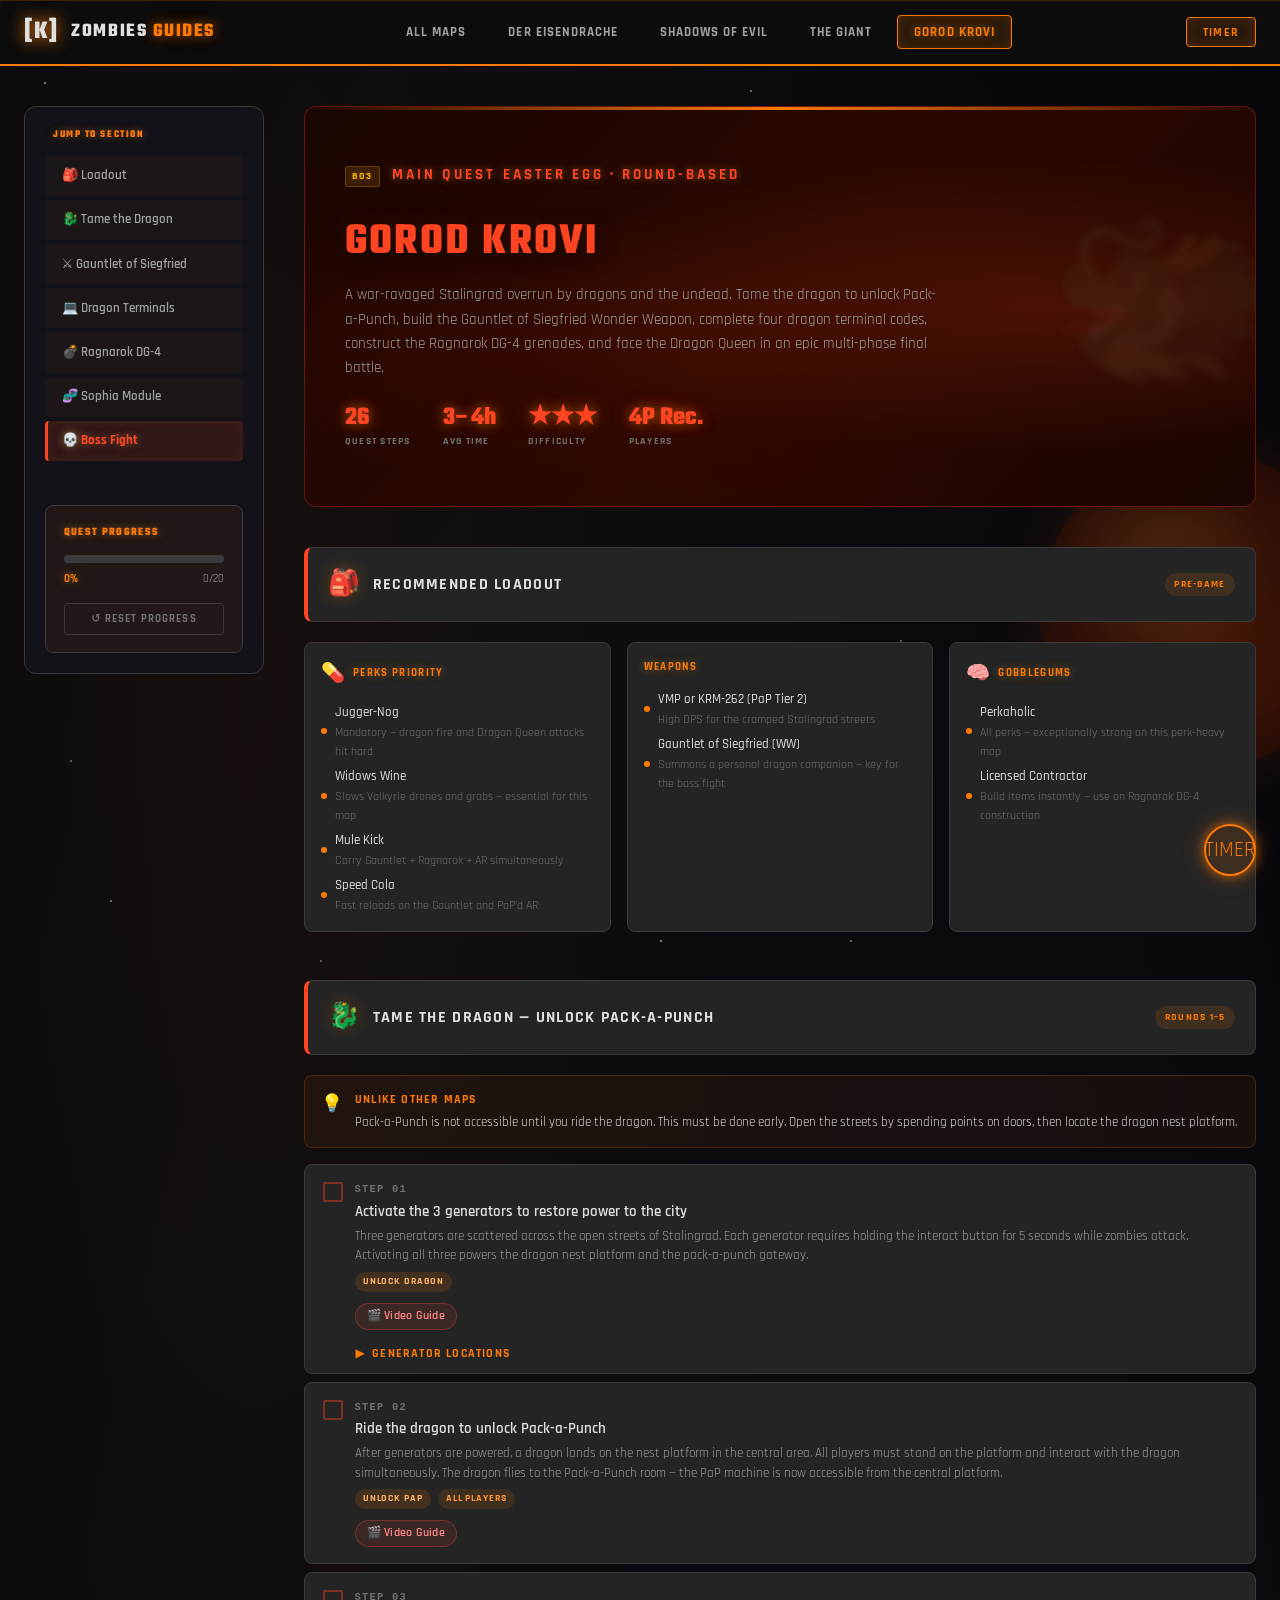
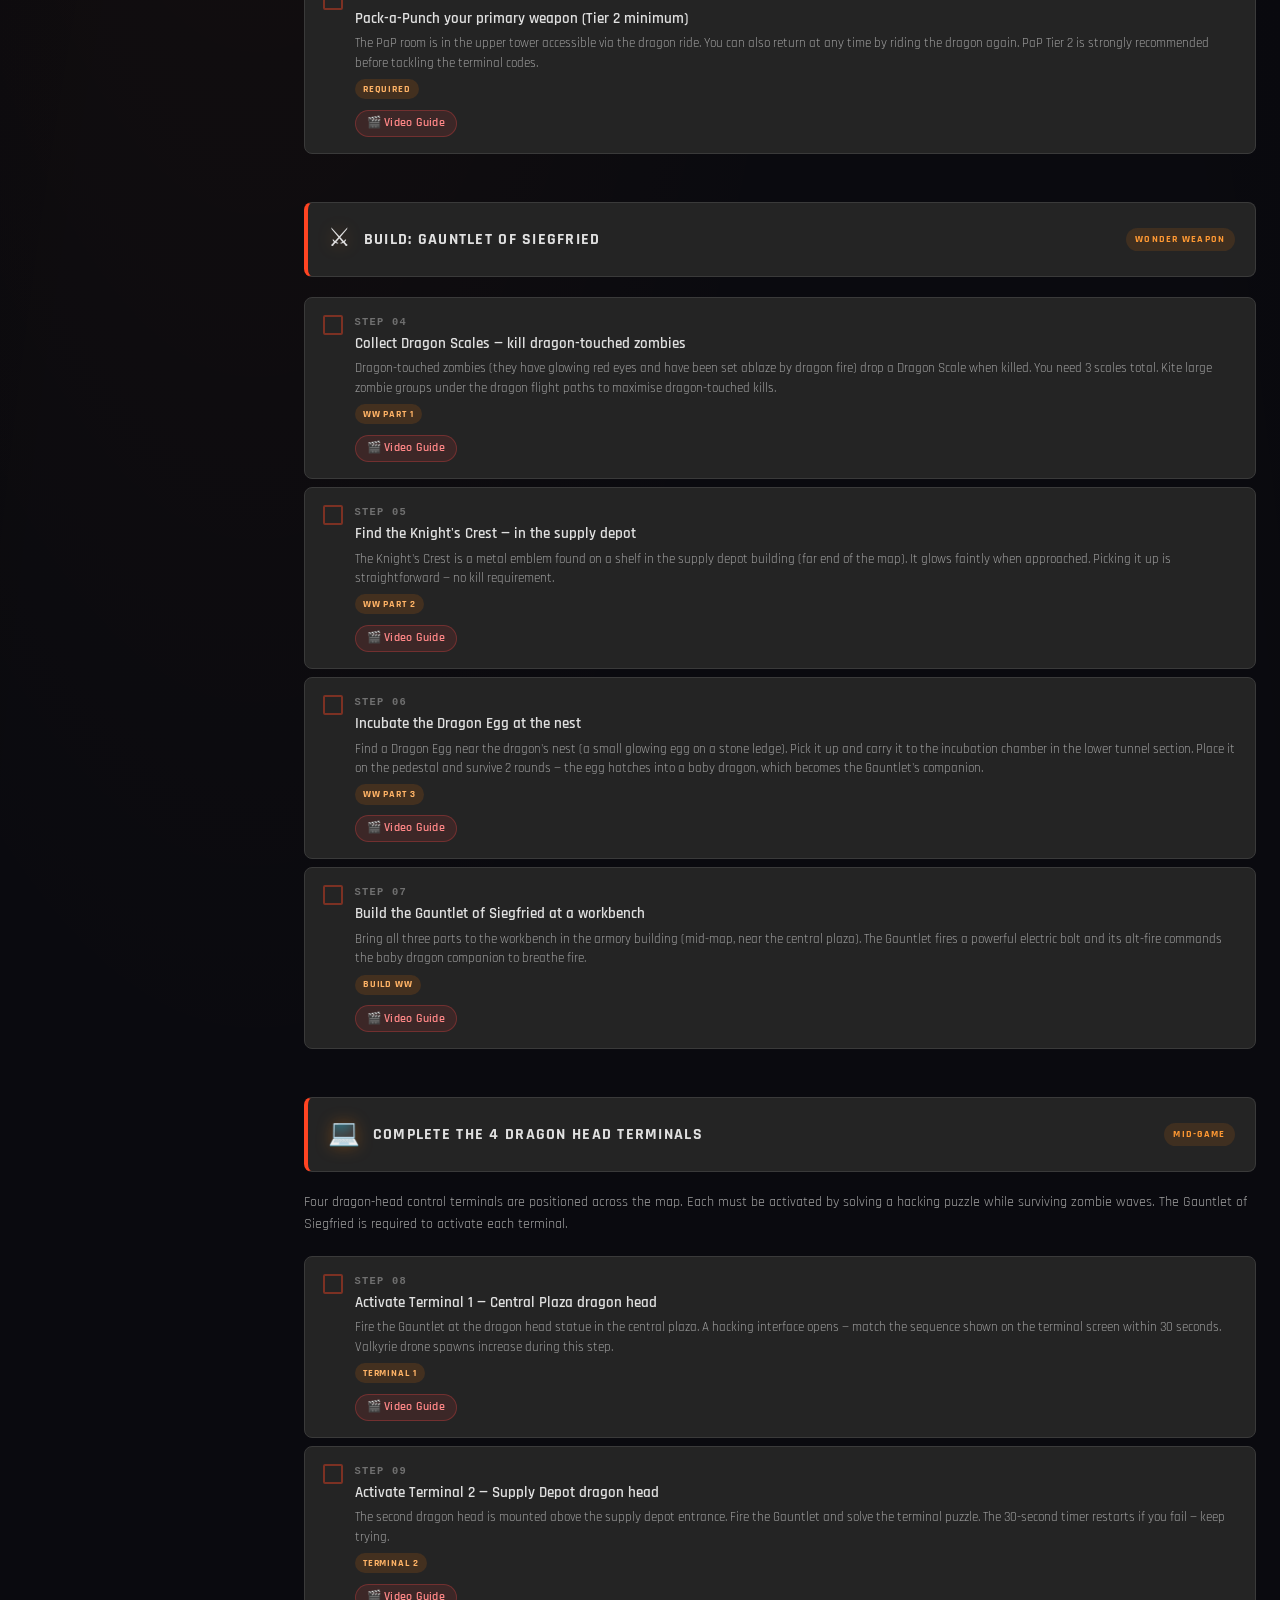
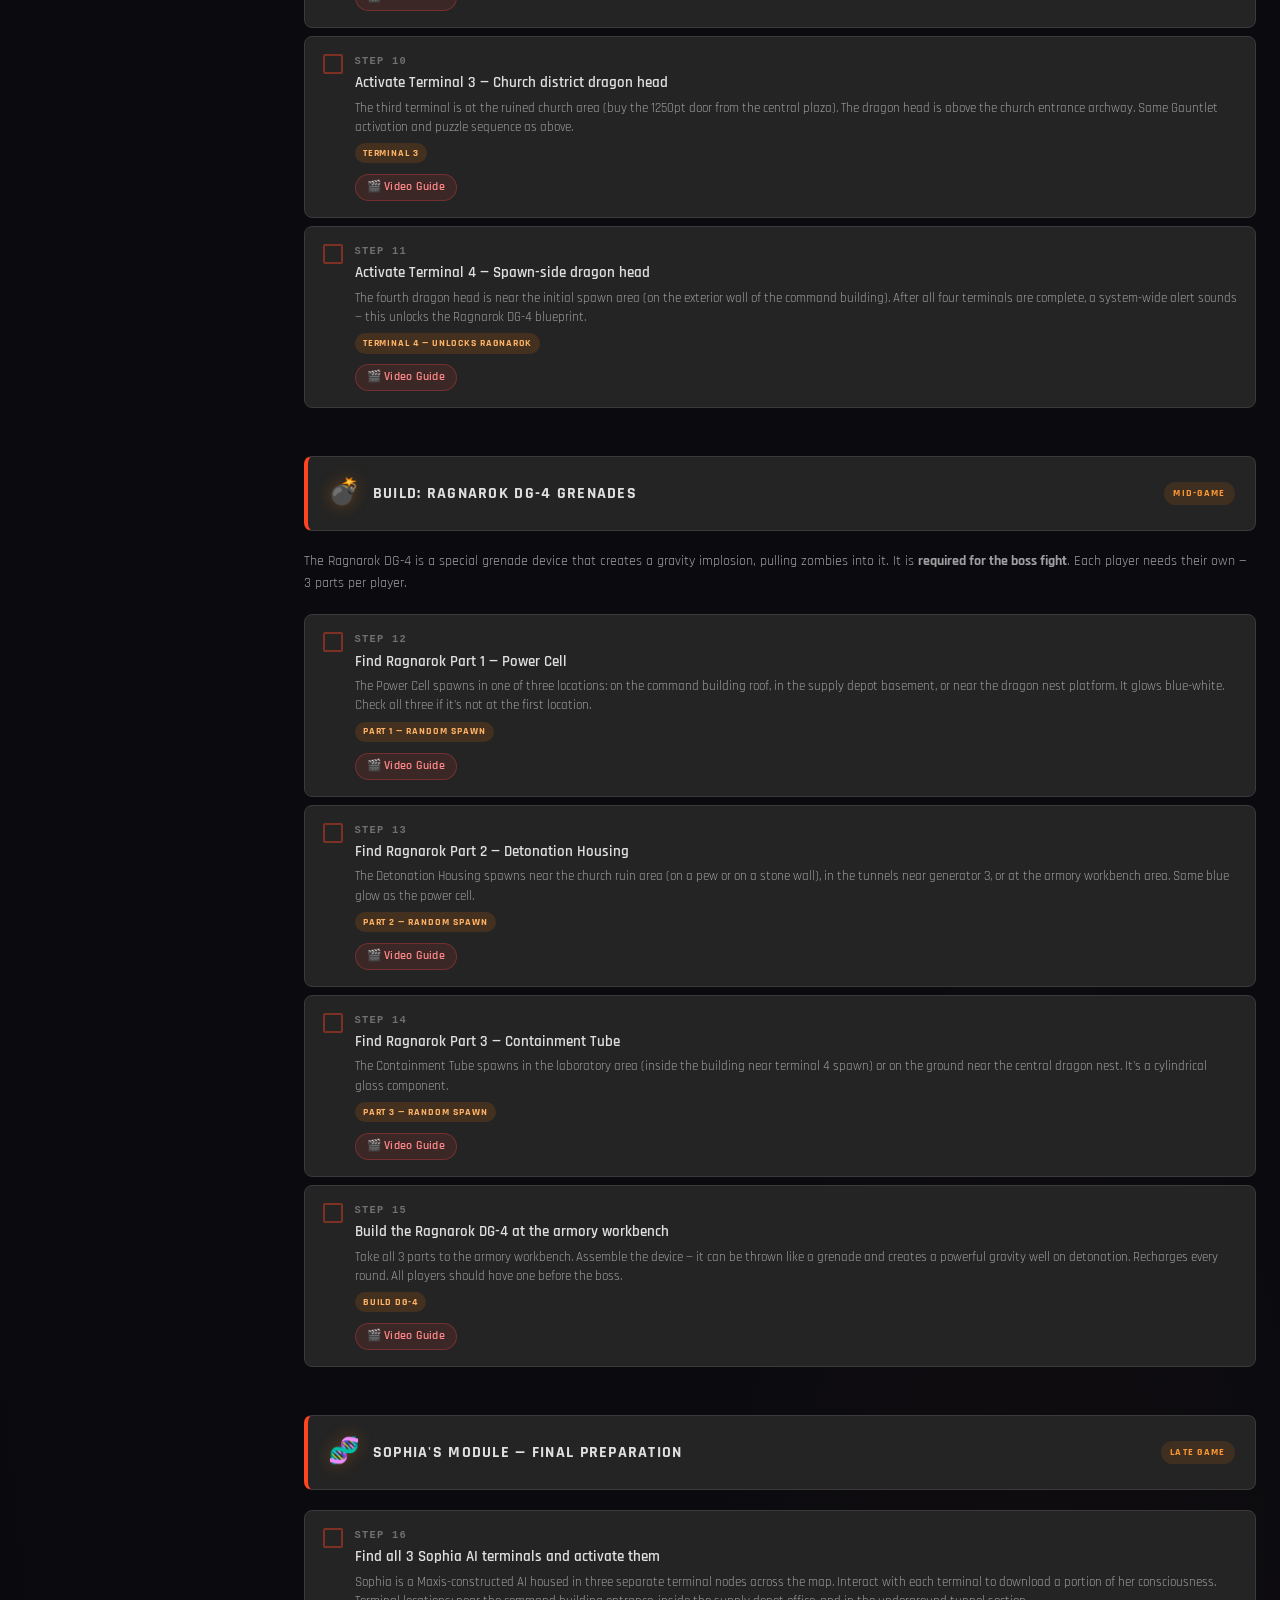
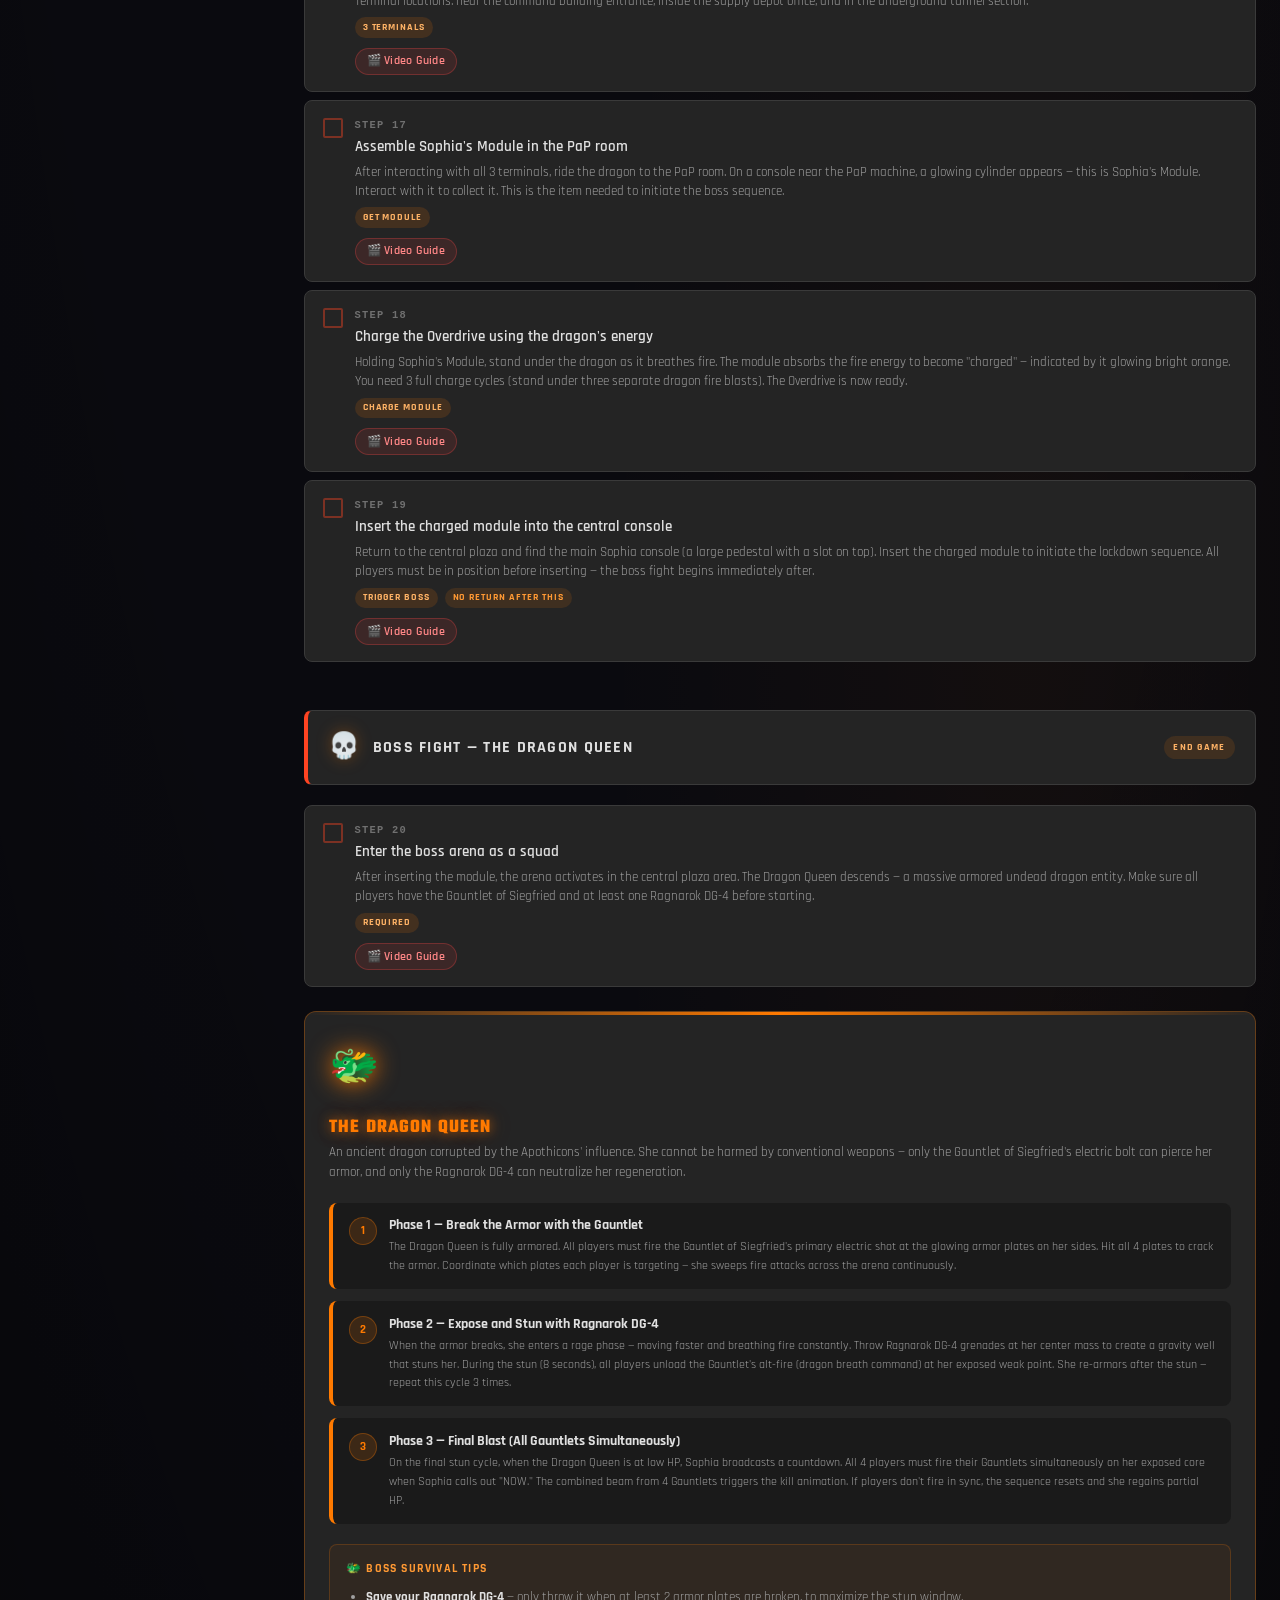
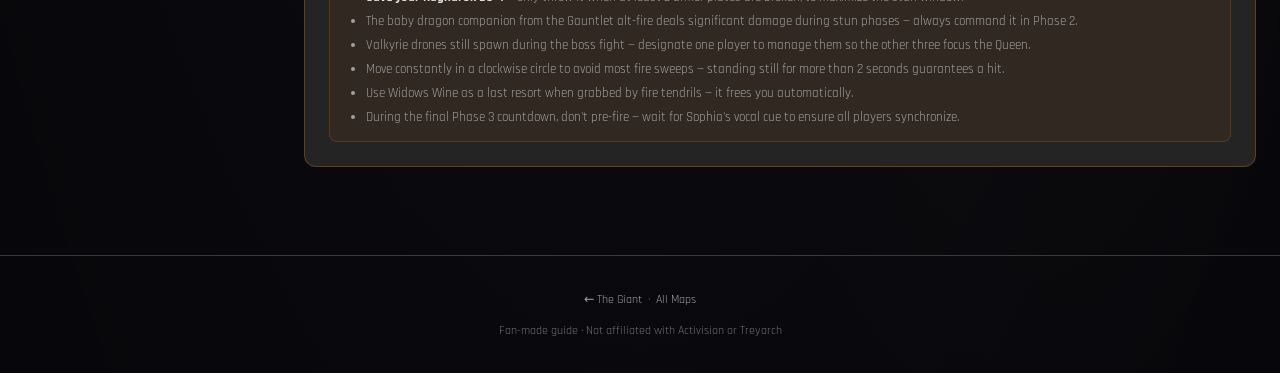
<file: bo3-gorod-krovi.html>
<!DOCTYPE html>
<html lang="en">
<head>
  <meta charset="UTF-8" />
  <meta name="viewport" content="width=device-width, initial-scale=1.0" />
  <meta name="description" content="Gorod Krovi Main Quest Easter Egg guide for Black Ops 3 Zombies. Tame the dragon, build the Gauntlet of Siegfried, complete terminal codes, and defeat the boss." />
  <title>Gorod Krovi Easter Egg Guide — BO3 Zombies</title>
  <link rel="stylesheet" href="css/style.css" />
  <link rel="icon" href="data:image/svg+xml,<svg xmlns='http://www.w3.org/2000/svg' viewBox='0 0 100 100'><text y='.9em' font-size='90'>🐲</text></svg>" />
  <meta name="theme-color" content="#0a0a0f" />
  <style>
    .sidebar-nav a:hover, .sidebar-nav a.active {
      color: #ff4422 !important;
      background: rgba(255, 68, 34, 0.12) !important;
      border-left-color: #ff4422 !important;
    }
    .hero-stat-value { color: #ff4422 !important; }
    .guide-hero h1 { color: #ff4422; }
    .guide-hero-tag { color: #ff4422 !important; }
    .mobile-bottom-nav a:hover,
    .mobile-bottom-nav a.active { color: #ff4422 !important; background: rgba(255, 68, 34, 0.12) !important; }
    .step-checkbox { border-color: rgba(255, 68, 34, 0.4) !important; }
    .checklist-item.completed .step-checkbox {
      background: #ff4422 !important; border-color: #ff4422 !important;
    }
    .sidebar-progress .progress-bar-fill { background: linear-gradient(90deg, #ff4422, #ff7744) !important; }
    .section-header { border-left: 4px solid #ff4422; }
    .guide-hero--gorod-krovi {
      background:
        radial-gradient(ellipse at 78% 50%, rgba(255, 68, 34, 0.18) 0%, transparent 52%),
        radial-gradient(ellipse at 22% 60%, rgba(180, 20, 0, 0.10) 0%, transparent 38%),
        radial-gradient(ellipse at 50% 85%, rgba(100, 10, 0, 0.10) 0%, transparent 40%),
        linear-gradient(135deg, #1a0500 0%, #2a0800 50%, #1a0500 100%);
      border-color: rgba(255, 68, 34, 0.3);
    }
    .guide-hero--gorod-krovi::after {
      content: '🐲';
      font-size: 12rem;
      position: absolute;
      right: -2rem;
      top: 50%;
      transform: translateY(-50%);
      opacity: 0.08;
      pointer-events: none;
      line-height: 1;
      filter: grayscale(0.5) blur(4px);
    }
  </style>
</head>
<body data-map-id="gk">

  <!-- ── Navigation ─────────────────────────────────────── -->
  <header class="site-header">
    <nav class="nav-inner" aria-label="Main navigation">
      <a href="index.html" class="nav-logo">
        <span class="logo-icon">[K]</span>
        <span>Zombies<span class="accent"> Guides</span></span>
      </a>
      <ul class="nav-links" role="list">
        <li><a href="index.html">All Maps</a></li>
        <li><a href="bo3-der-eisendrache.html">Der Eisendrache</a></li>
        <li><a href="bo3-shadows-of-evil.html">Shadows of Evil</a></li>
        <li><a href="bo3-the-giant.html">The Giant</a></li>
        <li><a href="bo3-gorod-krovi.html" class="active">Gorod Krovi</a></li>
      </ul>
      <button class="nav-timer-btn" aria-label="Open stopwatch timer">TIMER</button>
    </nav>
  </header>

  <div class="guide-layout">

    <!-- Sidebar -->
    <aside class="guide-sidebar" aria-label="Guide navigation">
      <p class="sidebar-label">Jump to Section</p>
      <ul class="sidebar-nav" role="list">
        <li><a href="#loadout">🎒 Loadout</a></li>
        <li><a href="#dragon">🐉 Tame the Dragon</a></li>
        <li><a href="#gauntlet">⚔ Gauntlet of Siegfried</a></li>
        <li><a href="#terminals">💻 Dragon Terminals</a></li>
        <li><a href="#ragnarok">💣 Ragnarok DG-4</a></li>
        <li><a href="#sophia">🧬 Sophia Module</a></li>
        <li><a href="#boss">💀 Boss Fight</a></li>
      </ul>
      <div class="sidebar-progress" role="region" aria-label="Quest progress">
        <p class="sidebar-progress-label">Quest Progress</p>
        <div class="progress-bar-wrap">
          <div class="progress-bar-fill" style="width:0%"></div>
        </div>
        <div class="progress-text">
          <span class="pct">0%</span>
          <span class="count">0/0</span>
        </div>
        <button class="sidebar-reset-btn" type="button">↺ Reset Progress</button>
      </div>
    </aside>

    <!-- Main content -->
    <main class="guide-main" id="main-content">

      <!-- Hero -->
      <div class="guide-hero guide-hero--gorod-krovi">
        <p class="guide-hero-tag">
          <span class="game-badge game-badge-bo3" style="margin-right:0.4rem;">BO3</span>
          Main Quest Easter Egg · Round-Based
        </p>
        <h1>Gorod Krovi</h1>
        <p>
          A war-ravaged Stalingrad overrun by dragons and the undead. Tame the dragon to
          unlock Pack-a-Punch, build the Gauntlet of Siegfried Wonder Weapon, complete
          four dragon terminal codes, construct the Ragnarok DG-4 grenades, and face
          the Dragon Queen in an epic multi-phase final battle.
        </p>
        <div class="guide-hero-stats">
          <div class="hero-stat">
            <span class="hero-stat-value" style="color:#ff4422;">26</span>
            <span class="hero-stat-label">Quest Steps</span>
          </div>
          <div class="hero-stat">
            <span class="hero-stat-value" style="color:#ff4422;">3–4h</span>
            <span class="hero-stat-label">Avg Time</span>
          </div>
          <div class="hero-stat">
            <span class="hero-stat-value" style="color:var(--accent-secondary);">★★★</span>
            <span class="hero-stat-label">Difficulty</span>
          </div>
          <div class="hero-stat">
            <span class="hero-stat-value" style="color:#ff4422;">4P Rec.</span>
            <span class="hero-stat-label">Players</span>
          </div>
        </div>
      </div>

      <!-- ── LOADOUT ─────────────────────────────────────── -->
      <section class="guide-section" id="loadout" aria-labelledby="loadout-h">
        <div class="section-header">
          <span class="section-icon">🎒</span>
          <h2 id="loadout-h">Recommended Loadout</h2>
          <span class="section-phase-tag phase-early">Pre-Game</span>
        </div>
        <div class="loadout-grid">
          <div class="loadout-card">
            <div class="loadout-card-header"><span class="loadout-icon">💊</span><span class="loadout-label">Perks Priority</span></div>
            <div class="loadout-items">
              <div class="loadout-item"><span class="dot"></span>
                <div><div class="item-name">Jugger-Nog</div><div class="item-why">Mandatory — dragon fire and Dragon Queen attacks hit hard</div></div>
              </div>
              <div class="loadout-item"><span class="dot"></span>
                <div><div class="item-name">Widows Wine</div><div class="item-why">Slows Valkyrie drones and grabs — essential for this map</div></div>
              </div>
              <div class="loadout-item"><span class="dot"></span>
                <div><div class="item-name">Mule Kick</div><div class="item-why">Carry Gauntlet + Ragnarok + AR simultaneously</div></div>
              </div>
              <div class="loadout-item"><span class="dot"></span>
                <div><div class="item-name">Speed Cola</div><div class="item-why">Fast reloads on the Gauntlet and PaP'd AR</div></div>
              </div>
            </div>
          </div>
          <div class="loadout-card">
            <div class="loadout-card-header"><span class="loadout-label">Weapons</span></div>
            <div class="loadout-items">
              <div class="loadout-item"><span class="dot"></span>
                <div><div class="item-name">VMP or KRM-262 (PaP Tier 2)</div><div class="item-why">High DPS for the cramped Stalingrad streets</div></div>
              </div>
              <div class="loadout-item"><span class="dot"></span>
                <div><div class="item-name">Gauntlet of Siegfried (WW)</div><div class="item-why">Summons a personal dragon companion — key for the boss fight</div></div>
              </div>
            </div>
          </div>
          <div class="loadout-card">
            <div class="loadout-card-header"><span class="loadout-icon">🧠</span><span class="loadout-label">Gobblegums</span></div>
            <div class="loadout-items">
              <div class="loadout-item"><span class="dot"></span>
                <div><div class="item-name">Perkaholic</div><div class="item-why">All perks — exceptionally strong on this perk-heavy map</div></div>
              </div>
              <div class="loadout-item"><span class="dot"></span>
                <div><div class="item-name">Licensed Contractor</div><div class="item-why">Build items instantly — use on Ragnarok DG-4 construction</div></div>
              </div>
            </div>
          </div>
        </div>
      </section>

      <!-- ── DRAGON ──────────────────────────────────────── -->
      <section class="guide-section" id="dragon" aria-labelledby="dragon-h">
        <div class="section-header">
          <span class="section-icon">🐉</span>
          <h2 id="dragon-h">Tame the Dragon — Unlock Pack-a-Punch</h2>
          <span class="section-phase-tag phase-early">Rounds 1–5</span>
        </div>
        <div class="callout callout-tip">
          <span class="callout-icon">💡</span>
          <div class="callout-body">
            <strong>Unlike other maps</strong>
            Pack-a-Punch is not accessible until you ride the dragon. This must be done early.
            Open the streets by spending points on doors, then locate the dragon nest platform.
          </div>
        </div>
        <div class="checklist" role="list">

          <div class="checklist-item" data-step-id="gk001" data-yt-search="gorod krovi bo3 power on generators locations" role="listitem">
            <div class="step-main" tabindex="0" role="button" aria-pressed="false">
              <div class="step-checkbox" aria-hidden="true"><svg width="12" height="10" viewBox="0 0 12 10" fill="none"><path d="M1 5l3.5 3.5L11 1" stroke="#000" stroke-width="2.2" stroke-linecap="round" stroke-linejoin="round"/></svg></div>
              <div class="step-content">
                <div class="step-number">STEP 01</div>
                <div class="step-title">Activate the 3 generators to restore power to the city</div>
                <div class="step-desc">
                  Three generators are scattered across the open streets of Stalingrad.
                  Each generator requires holding the interact button for 5 seconds while
                  zombies attack. Activating all three powers the dragon nest platform
                  and the pack-a-punch gateway.
                </div>
                <div class="step-tags"><span class="step-tag tag-required">Unlock Dragon</span></div>
              </div>
            </div>
            <button class="substep-toggle" data-target="subs-gk001" aria-expanded="false">
              <span class="toggle-icon">▶</span> Generator Locations
            </button>
            <div class="substeps" id="subs-gk001" role="region">
              <ul>
                <li><strong>Generator 1</strong>: Near spawn, at the foot of the main staircase leading to the square.</li>
                <li><strong>Generator 2</strong>: In the central plaza area, next to a crashed Soviet tank.</li>
                <li><strong>Generator 3</strong>: In the far end of the map near the supply depot building.</li>
              </ul>
            </div>
          </div>

          <div class="checklist-item" data-step-id="gk002" data-yt-search="gorod krovi bo3 dragon nest platform ride" role="listitem">
            <div class="step-main" tabindex="0" role="button" aria-pressed="false">
              <div class="step-checkbox" aria-hidden="true"><svg width="12" height="10" viewBox="0 0 12 10" fill="none"><path d="M1 5l3.5 3.5L11 1" stroke="#000" stroke-width="2.2" stroke-linecap="round" stroke-linejoin="round"/></svg></div>
              <div class="step-content">
                <div class="step-number">STEP 02</div>
                <div class="step-title">Ride the dragon to unlock Pack-a-Punch</div>
                <div class="step-desc">
                  After generators are powered, a dragon lands on the nest platform in the
                  central area. All players must stand on the platform and interact with the
                  dragon simultaneously. The dragon flies to the Pack-a-Punch room — the
                  PaP machine is now accessible from the central platform.
                </div>
                <div class="step-tags">
                  <span class="step-tag tag-required">Unlock PaP</span>
                  <span class="step-tag tag-squad">All Players</span>
                </div>
              </div>
            </div>
          </div>

          <div class="checklist-item" data-step-id="gk003" data-yt-search="gorod krovi bo3 pack a punch weapon upgrade" role="listitem">
            <div class="step-main" tabindex="0" role="button" aria-pressed="false">
              <div class="step-checkbox" aria-hidden="true"><svg width="12" height="10" viewBox="0 0 12 10" fill="none"><path d="M1 5l3.5 3.5L11 1" stroke="#000" stroke-width="2.2" stroke-linecap="round" stroke-linejoin="round"/></svg></div>
              <div class="step-content">
                <div class="step-number">STEP 03</div>
                <div class="step-title">Pack-a-Punch your primary weapon (Tier 2 minimum)</div>
                <div class="step-desc">
                  The PaP room is in the upper tower accessible via the dragon ride.
                  You can also return at any time by riding the dragon again. PaP Tier 2
                  is strongly recommended before tackling the terminal codes.
                </div>
                <div class="step-tags"><span class="step-tag tag-required">Required</span></div>
              </div>
            </div>
          </div>

        </div>
      </section>

      <!-- ── GAUNTLET ────────────────────────────────────── -->
      <section class="guide-section" id="gauntlet" aria-labelledby="gauntlet-h">
        <div class="section-header">
          <span class="section-icon">⚔</span>
          <h2 id="gauntlet-h">Build: Gauntlet of Siegfried</h2>
          <span class="section-phase-tag phase-mid">Wonder Weapon</span>
        </div>
        <div class="checklist" role="list">

          <div class="checklist-item" data-step-id="gk004" data-yt-search="gorod krovi bo3 gauntlet of siegfried part 1 dragon scales" role="listitem">
            <div class="step-main" tabindex="0" role="button" aria-pressed="false">
              <div class="step-checkbox" aria-hidden="true"><svg width="12" height="10" viewBox="0 0 12 10" fill="none"><path d="M1 5l3.5 3.5L11 1" stroke="#000" stroke-width="2.2" stroke-linecap="round" stroke-linejoin="round"/></svg></div>
              <div class="step-content">
                <div class="step-number">STEP 04</div>
                <div class="step-title">Collect Dragon Scales — kill dragon-touched zombies</div>
                <div class="step-desc">
                  Dragon-touched zombies (they have glowing red eyes and have been
                  set ablaze by dragon fire) drop a Dragon Scale when killed.
                  You need 3 scales total. Kite large zombie groups under the dragon
                  flight paths to maximise dragon-touched kills.
                </div>
                <div class="step-tags"><span class="step-tag tag-required">WW Part 1</span></div>
              </div>
            </div>
          </div>

          <div class="checklist-item" data-step-id="gk005" data-yt-search="gorod krovi bo3 gauntlet part 2 knight shield" role="listitem">
            <div class="step-main" tabindex="0" role="button" aria-pressed="false">
              <div class="step-checkbox" aria-hidden="true"><svg width="12" height="10" viewBox="0 0 12 10" fill="none"><path d="M1 5l3.5 3.5L11 1" stroke="#000" stroke-width="2.2" stroke-linecap="round" stroke-linejoin="round"/></svg></div>
              <div class="step-content">
                <div class="step-number">STEP 05</div>
                <div class="step-title">Find the Knight's Crest — in the supply depot</div>
                <div class="step-desc">
                  The Knight's Crest is a metal emblem found on a shelf in the supply depot
                  building (far end of the map). It glows faintly when approached. Picking
                  it up is straightforward — no kill requirement.
                </div>
                <div class="step-tags"><span class="step-tag tag-required">WW Part 2</span></div>
              </div>
            </div>
          </div>

          <div class="checklist-item" data-step-id="gk006" data-yt-search="gorod krovi bo3 gauntlet part 3 dragon egg incubate" role="listitem">
            <div class="step-main" tabindex="0" role="button" aria-pressed="false">
              <div class="step-checkbox" aria-hidden="true"><svg width="12" height="10" viewBox="0 0 12 10" fill="none"><path d="M1 5l3.5 3.5L11 1" stroke="#000" stroke-width="2.2" stroke-linecap="round" stroke-linejoin="round"/></svg></div>
              <div class="step-content">
                <div class="step-number">STEP 06</div>
                <div class="step-title">Incubate the Dragon Egg at the nest</div>
                <div class="step-desc">
                  Find a Dragon Egg near the dragon's nest (a small glowing egg on a stone
                  ledge). Pick it up and carry it to the incubation chamber in the lower
                  tunnel section. Place it on the pedestal and survive 2 rounds — the egg
                  hatches into a baby dragon, which becomes the Gauntlet's companion.
                </div>
                <div class="step-tags"><span class="step-tag tag-required">WW Part 3</span></div>
              </div>
            </div>
          </div>

          <div class="checklist-item" data-step-id="gk007" data-yt-search="gorod krovi bo3 gauntlet of siegfried build bench" role="listitem">
            <div class="step-main" tabindex="0" role="button" aria-pressed="false">
              <div class="step-checkbox" aria-hidden="true"><svg width="12" height="10" viewBox="0 0 12 10" fill="none"><path d="M1 5l3.5 3.5L11 1" stroke="#000" stroke-width="2.2" stroke-linecap="round" stroke-linejoin="round"/></svg></div>
              <div class="step-content">
                <div class="step-number">STEP 07</div>
                <div class="step-title">Build the Gauntlet of Siegfried at a workbench</div>
                <div class="step-desc">
                  Bring all three parts to the workbench in the armory building (mid-map,
                  near the central plaza). The Gauntlet fires a powerful electric bolt
                  and its alt-fire commands the baby dragon companion to breathe fire.
                </div>
                <div class="step-tags"><span class="step-tag tag-required">Build WW</span></div>
              </div>
            </div>
          </div>

        </div>
      </section>

      <!-- ── TERMINALS ──────────────────────────────────── -->
      <section class="guide-section" id="terminals" aria-labelledby="terminals-h">
        <div class="section-header">
          <span class="section-icon">💻</span>
          <h2 id="terminals-h">Complete the 4 Dragon Head Terminals</h2>
          <span class="section-phase-tag phase-mid">Mid-Game</span>
        </div>
        <p style="font-size:0.85rem;color:var(--text-secondary);margin-bottom:1.25rem;line-height:1.6;">
          Four dragon-head control terminals are positioned across the map. Each must be
          activated by solving a hacking puzzle while surviving zombie waves. The Gauntlet
          of Siegfried is required to activate each terminal.
        </p>
        <div class="checklist" role="list">

          <div class="checklist-item" data-step-id="gk008" data-yt-search="gorod krovi bo3 terminal 1 plaza dragon head activate" role="listitem">
            <div class="step-main" tabindex="0" role="button" aria-pressed="false">
              <div class="step-checkbox" aria-hidden="true"><svg width="12" height="10" viewBox="0 0 12 10" fill="none"><path d="M1 5l3.5 3.5L11 1" stroke="#000" stroke-width="2.2" stroke-linecap="round" stroke-linejoin="round"/></svg></div>
              <div class="step-content">
                <div class="step-number">STEP 08</div>
                <div class="step-title">Activate Terminal 1 — Central Plaza dragon head</div>
                <div class="step-desc">
                  Fire the Gauntlet at the dragon head statue in the central plaza.
                  A hacking interface opens — match the sequence shown on the terminal
                  screen within 30 seconds. Valkyrie drone spawns increase during this step.
                </div>
                <div class="step-tags"><span class="step-tag tag-required">Terminal 1</span></div>
              </div>
            </div>
          </div>

          <div class="checklist-item" data-step-id="gk009" data-yt-search="gorod krovi bo3 terminal 2 supply depot dragon" role="listitem">
            <div class="step-main" tabindex="0" role="button" aria-pressed="false">
              <div class="step-checkbox" aria-hidden="true"><svg width="12" height="10" viewBox="0 0 12 10" fill="none"><path d="M1 5l3.5 3.5L11 1" stroke="#000" stroke-width="2.2" stroke-linecap="round" stroke-linejoin="round"/></svg></div>
              <div class="step-content">
                <div class="step-number">STEP 09</div>
                <div class="step-title">Activate Terminal 2 — Supply Depot dragon head</div>
                <div class="step-desc">
                  The second dragon head is mounted above the supply depot entrance.
                  Fire the Gauntlet and solve the terminal puzzle. The 30-second timer
                  restarts if you fail — keep trying.
                </div>
                <div class="step-tags"><span class="step-tag tag-required">Terminal 2</span></div>
              </div>
            </div>
          </div>

          <div class="checklist-item" data-step-id="gk010" data-yt-search="gorod krovi bo3 terminal 3 church dragon head" role="listitem">
            <div class="step-main" tabindex="0" role="button" aria-pressed="false">
              <div class="step-checkbox" aria-hidden="true"><svg width="12" height="10" viewBox="0 0 12 10" fill="none"><path d="M1 5l3.5 3.5L11 1" stroke="#000" stroke-width="2.2" stroke-linecap="round" stroke-linejoin="round"/></svg></div>
              <div class="step-content">
                <div class="step-number">STEP 10</div>
                <div class="step-title">Activate Terminal 3 — Church district dragon head</div>
                <div class="step-desc">
                  The third terminal is at the ruined church area (buy the 1250pt door
                  from the central plaza). The dragon head is above the church entrance
                  archway. Same Gauntlet activation and puzzle sequence as above.
                </div>
                <div class="step-tags"><span class="step-tag tag-required">Terminal 3</span></div>
              </div>
            </div>
          </div>

          <div class="checklist-item" data-step-id="gk011" data-yt-search="gorod krovi bo3 terminal 4 spawn area dragon head" role="listitem">
            <div class="step-main" tabindex="0" role="button" aria-pressed="false">
              <div class="step-checkbox" aria-hidden="true"><svg width="12" height="10" viewBox="0 0 12 10" fill="none"><path d="M1 5l3.5 3.5L11 1" stroke="#000" stroke-width="2.2" stroke-linecap="round" stroke-linejoin="round"/></svg></div>
              <div class="step-content">
                <div class="step-number">STEP 11</div>
                <div class="step-title">Activate Terminal 4 — Spawn-side dragon head</div>
                <div class="step-desc">
                  The fourth dragon head is near the initial spawn area (on the exterior
                  wall of the command building). After all four terminals are complete,
                  a system-wide alert sounds — this unlocks the Ragnarok DG-4 blueprint.
                </div>
                <div class="step-tags"><span class="step-tag tag-required">Terminal 4 — Unlocks Ragnarok</span></div>
              </div>
            </div>
          </div>

        </div>
      </section>

      <!-- ── RAGNAROK DG-4 ──────────────────────────────── -->
      <section class="guide-section" id="ragnarok" aria-labelledby="ragnarok-h">
        <div class="section-header">
          <span class="section-icon">💣</span>
          <h2 id="ragnarok-h">Build: Ragnarok DG-4 Grenades</h2>
          <span class="section-phase-tag phase-mid">Mid-Game</span>
        </div>
        <p style="font-size:0.85rem;color:var(--text-secondary);margin-bottom:1.25rem;line-height:1.6;">
          The Ragnarok DG-4 is a special grenade device that creates a gravity implosion,
          pulling zombies into it. It is <strong>required for the boss fight</strong>.
          Each player needs their own — 3 parts per player.
        </p>
        <div class="checklist" role="list">

          <div class="checklist-item" data-step-id="gk012" data-yt-search="gorod krovi bo3 ragnarok DG4 part 1 location" role="listitem">
            <div class="step-main" tabindex="0" role="button" aria-pressed="false">
              <div class="step-checkbox" aria-hidden="true"><svg width="12" height="10" viewBox="0 0 12 10" fill="none"><path d="M1 5l3.5 3.5L11 1" stroke="#000" stroke-width="2.2" stroke-linecap="round" stroke-linejoin="round"/></svg></div>
              <div class="step-content">
                <div class="step-number">STEP 12</div>
                <div class="step-title">Find Ragnarok Part 1 — Power Cell</div>
                <div class="step-desc">
                  The Power Cell spawns in one of three locations: on the command building
                  roof, in the supply depot basement, or near the dragon nest platform.
                  It glows blue-white. Check all three if it's not at the first location.
                </div>
                <div class="step-tags"><span class="step-tag tag-required">Part 1 — Random Spawn</span></div>
              </div>
            </div>
          </div>

          <div class="checklist-item" data-step-id="gk013" data-yt-search="gorod krovi bo3 ragnarok DG4 part 2 detonator" role="listitem">
            <div class="step-main" tabindex="0" role="button" aria-pressed="false">
              <div class="step-checkbox" aria-hidden="true"><svg width="12" height="10" viewBox="0 0 12 10" fill="none"><path d="M1 5l3.5 3.5L11 1" stroke="#000" stroke-width="2.2" stroke-linecap="round" stroke-linejoin="round"/></svg></div>
              <div class="step-content">
                <div class="step-number">STEP 13</div>
                <div class="step-title">Find Ragnarok Part 2 — Detonation Housing</div>
                <div class="step-desc">
                  The Detonation Housing spawns near the church ruin area (on a pew or
                  on a stone wall), in the tunnels near generator 3, or at the
                  armory workbench area. Same blue glow as the power cell.
                </div>
                <div class="step-tags"><span class="step-tag tag-required">Part 2 — Random Spawn</span></div>
              </div>
            </div>
          </div>

          <div class="checklist-item" data-step-id="gk014" data-yt-search="gorod krovi bo3 ragnarok DG4 part 3 tube" role="listitem">
            <div class="step-main" tabindex="0" role="button" aria-pressed="false">
              <div class="step-checkbox" aria-hidden="true"><svg width="12" height="10" viewBox="0 0 12 10" fill="none"><path d="M1 5l3.5 3.5L11 1" stroke="#000" stroke-width="2.2" stroke-linecap="round" stroke-linejoin="round"/></svg></div>
              <div class="step-content">
                <div class="step-number">STEP 14</div>
                <div class="step-title">Find Ragnarok Part 3 — Containment Tube</div>
                <div class="step-desc">
                  The Containment Tube spawns in the laboratory area (inside the building
                  near terminal 4 spawn) or on the ground near the central dragon nest.
                  It's a cylindrical glass component.
                </div>
                <div class="step-tags"><span class="step-tag tag-required">Part 3 — Random Spawn</span></div>
              </div>
            </div>
          </div>

          <div class="checklist-item" data-step-id="gk015" data-yt-search="gorod krovi bo3 ragnarok DG4 build workbench" role="listitem">
            <div class="step-main" tabindex="0" role="button" aria-pressed="false">
              <div class="step-checkbox" aria-hidden="true"><svg width="12" height="10" viewBox="0 0 12 10" fill="none"><path d="M1 5l3.5 3.5L11 1" stroke="#000" stroke-width="2.2" stroke-linecap="round" stroke-linejoin="round"/></svg></div>
              <div class="step-content">
                <div class="step-number">STEP 15</div>
                <div class="step-title">Build the Ragnarok DG-4 at the armory workbench</div>
                <div class="step-desc">
                  Take all 3 parts to the armory workbench. Assemble the device — it can
                  be thrown like a grenade and creates a powerful gravity well on detonation.
                  Recharges every round. All players should have one before the boss.
                </div>
                <div class="step-tags"><span class="step-tag tag-required">Build DG-4</span></div>
              </div>
            </div>
          </div>

        </div>
      </section>

      <!-- ── SOPHIA MODULE ──────────────────────────────── -->
      <section class="guide-section" id="sophia" aria-labelledby="sophia-h">
        <div class="section-header">
          <span class="section-icon">🧬</span>
          <h2 id="sophia-h">Sophia's Module — Final Preparation</h2>
          <span class="section-phase-tag phase-mid">Late Game</span>
        </div>
        <div class="checklist" role="list">

          <div class="checklist-item" data-step-id="gk016" data-yt-search="gorod krovi bo3 sophia ai interact locations" role="listitem">
            <div class="step-main" tabindex="0" role="button" aria-pressed="false">
              <div class="step-checkbox" aria-hidden="true"><svg width="12" height="10" viewBox="0 0 12 10" fill="none"><path d="M1 5l3.5 3.5L11 1" stroke="#000" stroke-width="2.2" stroke-linecap="round" stroke-linejoin="round"/></svg></div>
              <div class="step-content">
                <div class="step-number">STEP 16</div>
                <div class="step-title">Find all 3 Sophia AI terminals and activate them</div>
                <div class="step-desc">
                  Sophia is a Maxis-constructed AI housed in three separate terminal nodes
                  across the map. Interact with each terminal to download a portion of her
                  consciousness. Terminal locations: near the command building entrance,
                  inside the supply depot office, and in the underground tunnel section.
                </div>
                <div class="step-tags"><span class="step-tag tag-required">3 Terminals</span></div>
              </div>
            </div>
          </div>

          <div class="checklist-item" data-step-id="gk017" data-yt-search="gorod krovi bo3 sophia module assemble guide" role="listitem">
            <div class="step-main" tabindex="0" role="button" aria-pressed="false">
              <div class="step-checkbox" aria-hidden="true"><svg width="12" height="10" viewBox="0 0 12 10" fill="none"><path d="M1 5l3.5 3.5L11 1" stroke="#000" stroke-width="2.2" stroke-linecap="round" stroke-linejoin="round"/></svg></div>
              <div class="step-content">
                <div class="step-number">STEP 17</div>
                <div class="step-title">Assemble Sophia's Module in the PaP room</div>
                <div class="step-desc">
                  After interacting with all 3 terminals, ride the dragon to the PaP room.
                  On a console near the PaP machine, a glowing cylinder appears — this is
                  Sophia's Module. Interact with it to collect it. This is the item needed
                  to initiate the boss sequence.
                </div>
                <div class="step-tags"><span class="step-tag tag-required">Get Module</span></div>
              </div>
            </div>
          </div>

          <div class="checklist-item" data-step-id="gk018" data-yt-search="gorod krovi bo3 charge overdrive upgrade how to" role="listitem">
            <div class="step-main" tabindex="0" role="button" aria-pressed="false">
              <div class="step-checkbox" aria-hidden="true"><svg width="12" height="10" viewBox="0 0 12 10" fill="none"><path d="M1 5l3.5 3.5L11 1" stroke="#000" stroke-width="2.2" stroke-linecap="round" stroke-linejoin="round"/></svg></div>
              <div class="step-content">
                <div class="step-number">STEP 18</div>
                <div class="step-title">Charge the Overdrive using the dragon's energy</div>
                <div class="step-desc">
                  Holding Sophia's Module, stand under the dragon as it breathes fire.
                  The module absorbs the fire energy to become "charged" — indicated by
                  it glowing bright orange. You need 3 full charge cycles (stand under
                  three separate dragon fire blasts). The Overdrive is now ready.
                </div>
                <div class="step-tags"><span class="step-tag tag-required">Charge Module</span></div>
              </div>
            </div>
          </div>

          <div class="checklist-item" data-step-id="gk019" data-yt-search="gorod krovi bo3 insert module activate boss sequence" role="listitem">
            <div class="step-main" tabindex="0" role="button" aria-pressed="false">
              <div class="step-checkbox" aria-hidden="true"><svg width="12" height="10" viewBox="0 0 12 10" fill="none"><path d="M1 5l3.5 3.5L11 1" stroke="#000" stroke-width="2.2" stroke-linecap="round" stroke-linejoin="round"/></svg></div>
              <div class="step-content">
                <div class="step-number">STEP 19</div>
                <div class="step-title">Insert the charged module into the central console</div>
                <div class="step-desc">
                  Return to the central plaza and find the main Sophia console (a large
                  pedestal with a slot on top). Insert the charged module to initiate the
                  lockdown sequence. All players must be in position before inserting —
                  the boss fight begins immediately after.
                </div>
                <div class="step-tags">
                  <span class="step-tag tag-required">Trigger Boss</span>
                  <span class="step-tag tag-warning">No return after this</span>
                </div>
              </div>
            </div>
          </div>

        </div>
      </section>

      <!-- ── BOSS ───────────────────────────────────────── -->
      <section class="guide-section" id="boss" aria-labelledby="boss-h">
        <div class="section-header">
          <span class="section-icon">💀</span>
          <h2 id="boss-h">Boss Fight — The Dragon Queen</h2>
          <span class="section-phase-tag phase-boss">End Game</span>
        </div>
        <div class="checklist" role="list">
          <div class="checklist-item" data-step-id="gk020" data-yt-search="gorod krovi bo3 boss dragon queen fight guide" role="listitem">
            <div class="step-main" tabindex="0" role="button" aria-pressed="false">
              <div class="step-checkbox" aria-hidden="true"><svg width="12" height="10" viewBox="0 0 12 10" fill="none"><path d="M1 5l3.5 3.5L11 1" stroke="#000" stroke-width="2.2" stroke-linecap="round" stroke-linejoin="round"/></svg></div>
              <div class="step-content">
                <div class="step-number">STEP 20</div>
                <div class="step-title">Enter the boss arena as a squad</div>
                <div class="step-desc">
                  After inserting the module, the arena activates in the central plaza area.
                  The Dragon Queen descends — a massive armored undead dragon entity.
                  Make sure all players have the Gauntlet of Siegfried and at least one
                  Ragnarok DG-4 before starting.
                </div>
                <div class="step-tags"><span class="step-tag tag-required">Required</span></div>
              </div>
            </div>
          </div>
        </div>

        <div class="boss-section" style="margin-top:1.5rem;">
          <div class="boss-header">
            <span class="boss-icon">🐲</span>
            <div class="boss-info">
              <h3>The Dragon Queen</h3>
              <p>
                An ancient dragon corrupted by the Apothicons' influence. She cannot be
                harmed by conventional weapons — only the Gauntlet of Siegfried's electric
                bolt can pierce her armor, and only the Ragnarok DG-4 can neutralize
                her regeneration.
              </p>
            </div>
          </div>
          <div class="boss-phases" role="list">
            <div class="boss-phase" role="listitem">
              <span class="phase-num">1</span>
              <div class="phase-detail">
                <h4>Phase 1 — Break the Armor with the Gauntlet</h4>
                <p>The Dragon Queen is fully armored. All players must fire the Gauntlet of
                Siegfried's primary electric shot at the glowing armor plates on her sides.
                Hit all 4 plates to crack the armor. Coordinate which plates each player
                is targeting — she sweeps fire attacks across the arena continuously.</p>
              </div>
            </div>
            <div class="boss-phase" role="listitem">
              <span class="phase-num">2</span>
              <div class="phase-detail">
                <h4>Phase 2 — Expose and Stun with Ragnarok DG-4</h4>
                <p>When the armor breaks, she enters a rage phase — moving faster and
                breathing fire constantly. Throw Ragnarok DG-4 grenades at her center mass
                to create a gravity well that stuns her. During the stun (8 seconds),
                all players unload the Gauntlet's alt-fire (dragon breath command) at
                her exposed weak point. She re-armors after the stun — repeat this cycle
                3 times.</p>
              </div>
            </div>
            <div class="boss-phase" role="listitem">
              <span class="phase-num">3</span>
              <div class="phase-detail">
                <h4>Phase 3 — Final Blast (All Gauntlets Simultaneously)</h4>
                <p>On the final stun cycle, when the Dragon Queen is at low HP, Sophia
                broadcasts a countdown. All 4 players must fire their Gauntlets simultaneously
                on her exposed core when Sophia calls out "NOW." The combined beam from
                4 Gauntlets triggers the kill animation. If players don't fire in sync,
                the sequence resets and she regains partial HP.</p>
              </div>
            </div>
          </div>
          <div class="boss-tips">
            <p class="boss-tips-title">🐲 Boss Survival Tips</p>
            <ul>
              <li><strong>Save your Ragnarok DG-4</strong> — only throw it when at least 2 armor plates are broken, to maximize the stun window.</li>
              <li>The baby dragon companion from the Gauntlet alt-fire deals significant damage during stun phases — always command it in Phase 2.</li>
              <li>Valkyrie drones still spawn during the boss fight — designate one player to manage them so the other three focus the Queen.</li>
              <li>Move constantly in a clockwise circle to avoid most fire sweeps — standing still for more than 2 seconds guarantees a hit.</li>
              <li>Use Widows Wine as a last resort when grabbed by fire tendrils — it frees you automatically.</li>
              <li>During the final Phase 3 countdown, don't pre-fire — wait for Sophia's vocal cue to ensure all players synchronize.</li>
            </ul>
          </div>
        </div>
      </section>

    </main>
  </div>

  <!-- Mobile Bottom Nav -->
  <nav class="mobile-bottom-nav" aria-label="Quick navigation">
    <a href="#loadout"><span>🎒</span>Loadout</a>
    <a href="#dragon"><span>🐉</span>Dragon</a>
    <a href="#gauntlet"><span>⚔</span>WW</a>
    <a href="#terminals"><span>💻</span>Terminals</a>
    <a href="#ragnarok"><span>💣</span>DG-4</a>
    <a href="#boss"><span>💀</span>Boss</a>
  </nav>

  <footer class="site-footer">
    <p>
      <a href="bo3-the-giant.html">← The Giant</a> &nbsp;·&nbsp;
      <a href="index.html">All Maps</a>
    </p>
    <p style="margin-top:0.5rem;">Fan-made guide · Not affiliated with Activision or Treyarch</p>
  </footer>

  <!-- Timer Modal -->
  <div class="timer-modal-overlay" role="dialog" aria-modal="true" aria-label="Stopwatch timer">
    <div class="timer-modal">
      <button class="timer-modal-close" aria-label="Close timer">✕</button>
      <p class="timer-label">Round Stopwatch</p>
      <div class="timer-display" aria-live="polite">00:00:00.00</div>
      <div class="timer-controls">
        <button class="timer-btn timer-btn-start">START</button>
        <button class="timer-btn timer-btn-pause" disabled>PAUSE</button>
        <button class="timer-btn timer-btn-reset">RESET</button>
      </div>
      <div class="timer-laps" aria-label="Lap times" role="list"></div>
    </div>
  </div>
  <button class="fab-timer" aria-label="Open stopwatch">TIMER</button>

  <script src="js/app.js"></script>
</body>
</html>
</file>
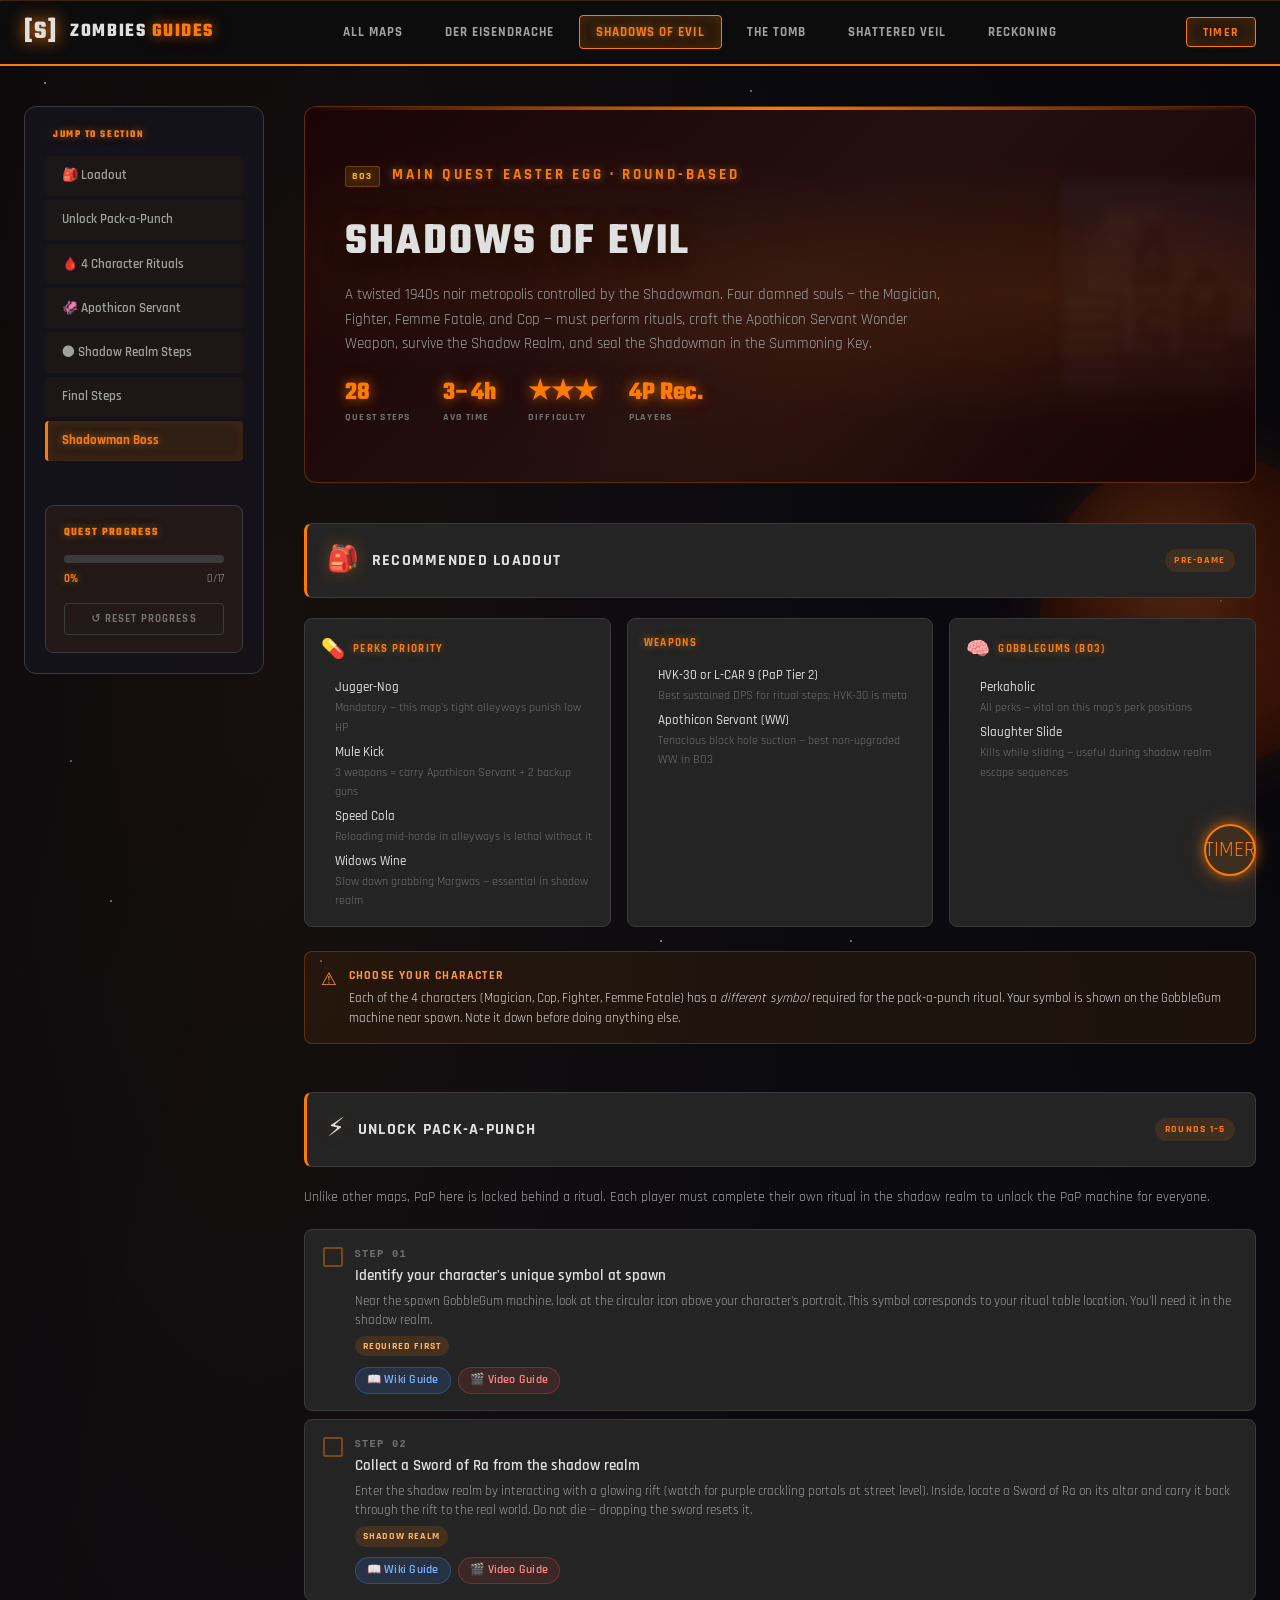
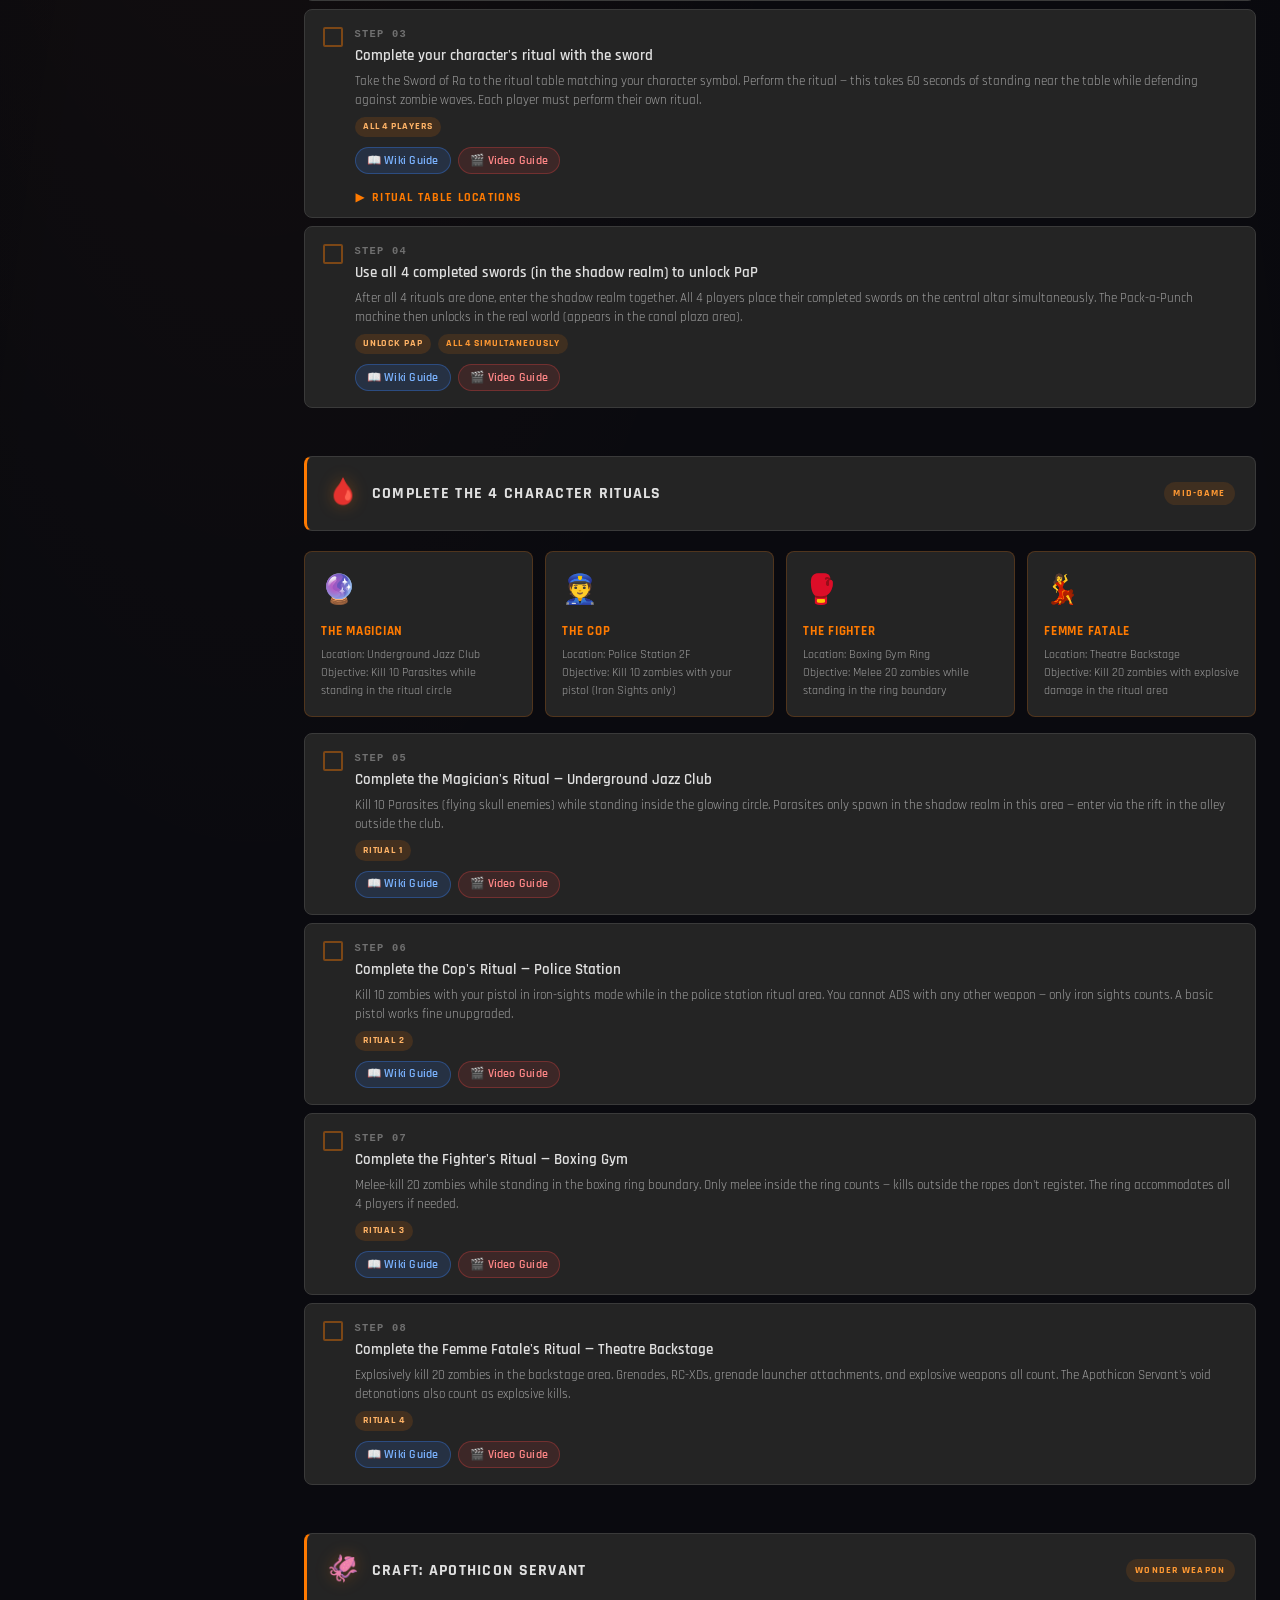
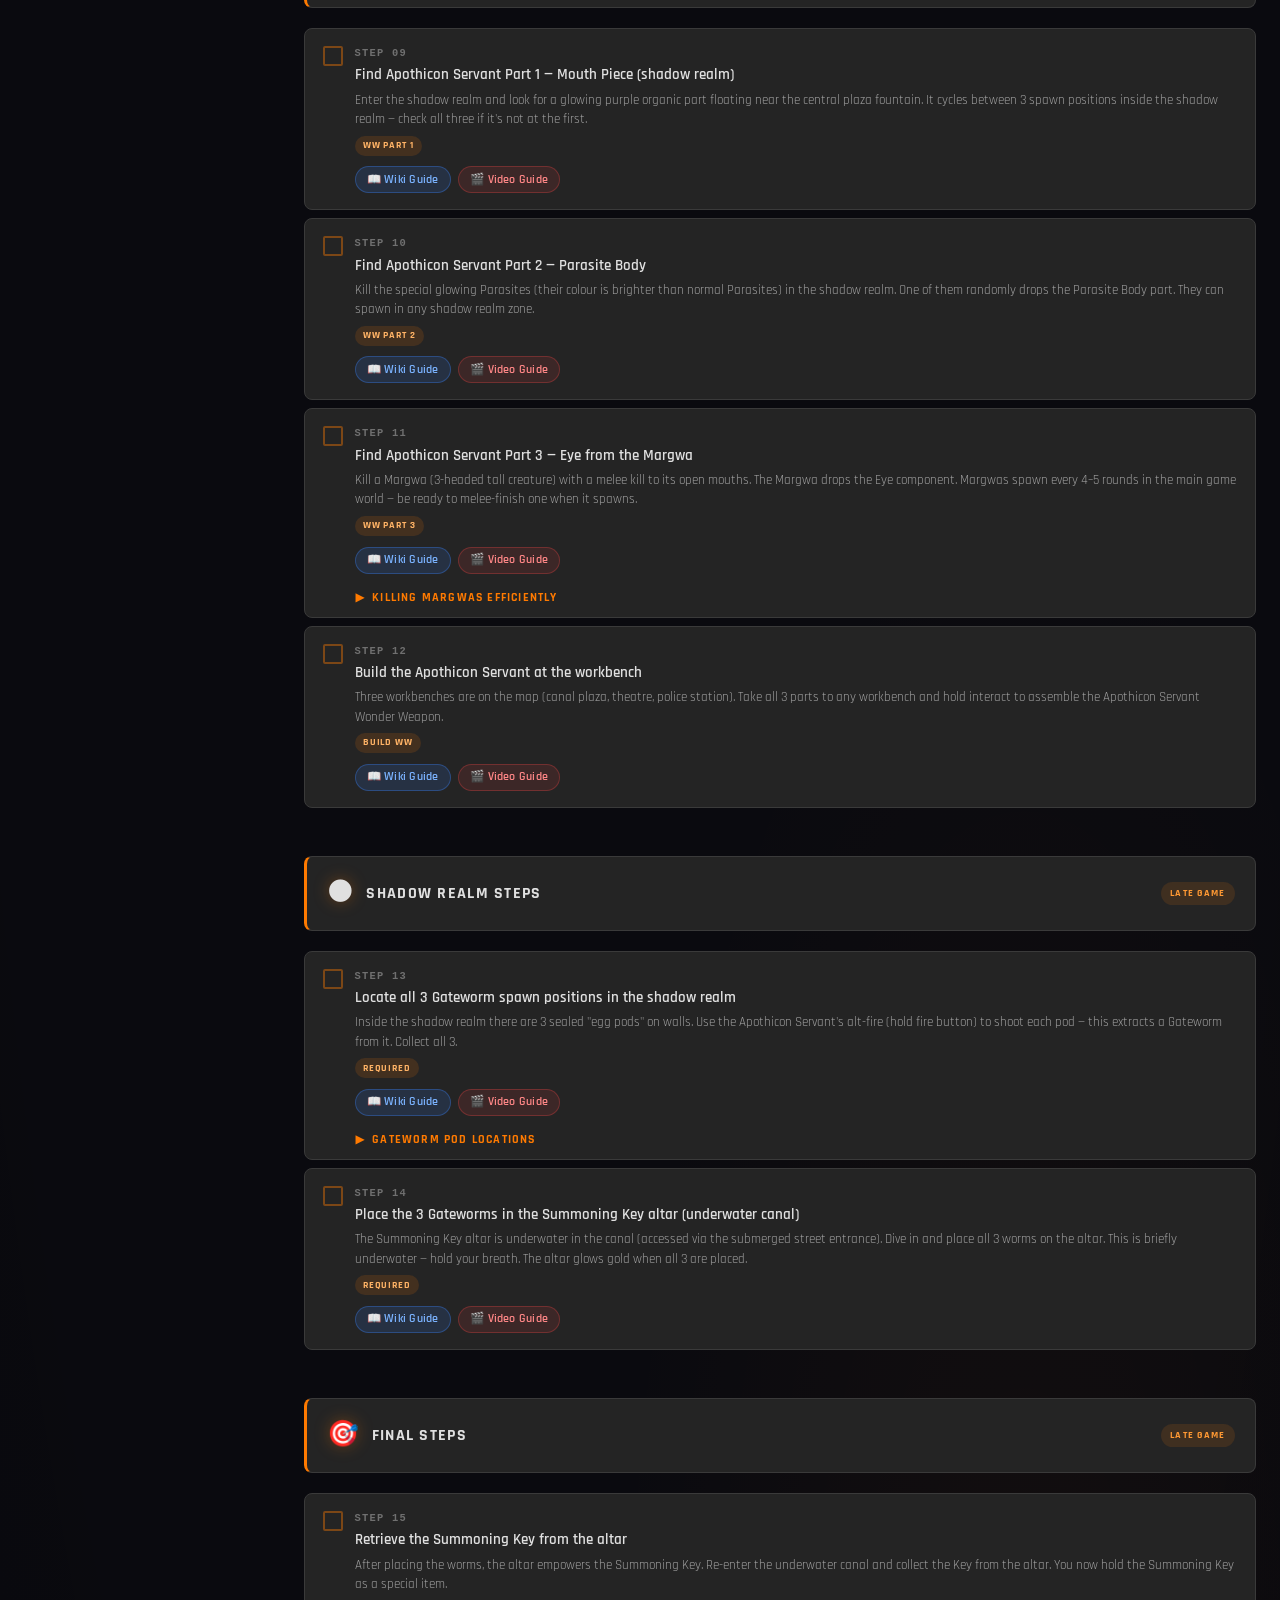
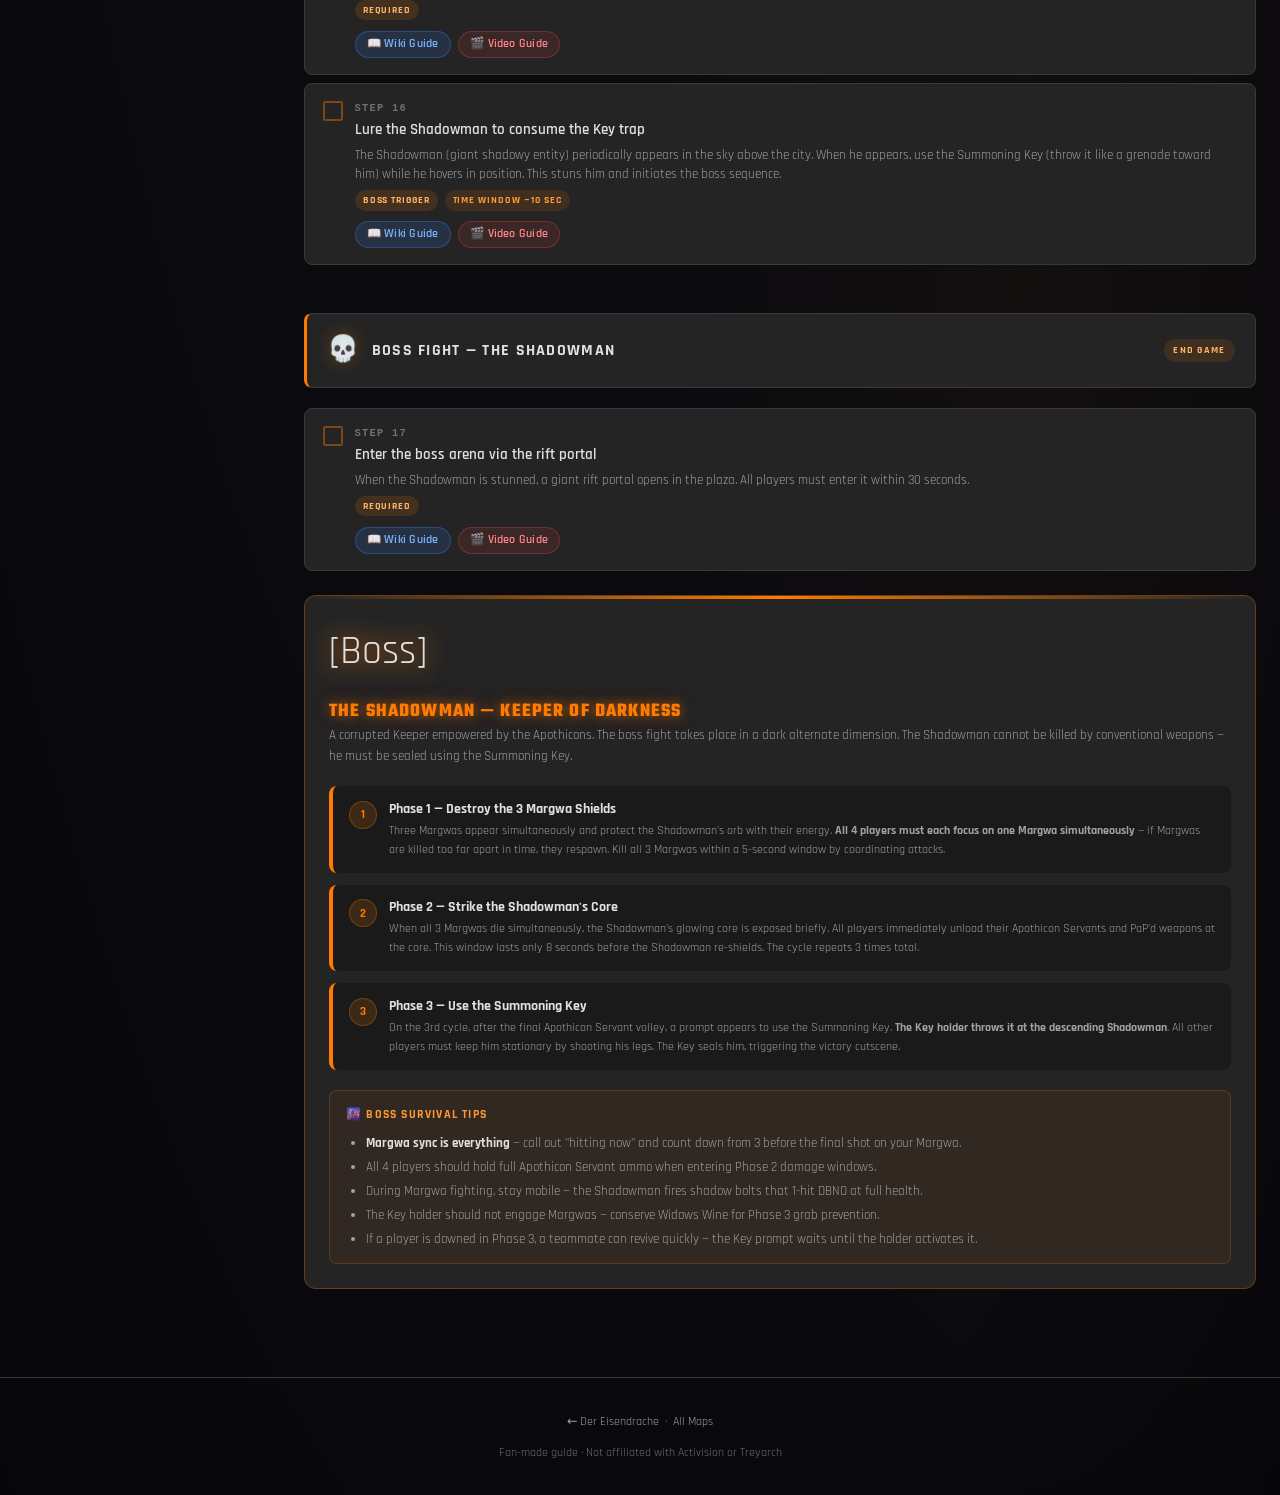
<file: bo3-shadows-of-evil.html>
<!DOCTYPE html>
<html lang="en">
<head>
  <meta charset="UTF-8" />
  <meta name="viewport" content="width=device-width, initial-scale=1.0" />
  <meta name="description" content="Shadows of Evil Main Quest Easter Egg guide for Black Ops 3 Zombies. Four rituals, Apothicon Servant, shadow realm, and the final boss sequence." />
  <title>Shadows of Evil Easter Egg Guide — BO3 Zombies</title>
  <link rel="stylesheet" href="css/style.css" />
  <link rel="icon" href="data:image/svg+xml,<svg xmlns='http://www.w3.org/2000/svg' viewBox='0 0 100 100'><text y='.9em' font-size='90'>🌆</text></svg>" />
  <meta name="theme-color" content="#0a0a0f" />
  <style>
    :root { --accent-color: #ff7a00; }
    .sidebar-nav a:hover, .sidebar-nav a.active {
      color: #ff7a00 !important;
      background: rgba(255, 122, 0, 0.12) !important;
      border-left-color: #ff7a00 !important;
    }
    .hero-stat-value { color: #ff7a00 !important; }
    .guide-hero h1 { color: #ff7a00; }
    .guide-hero-tag { color: #ff7a00 !important; }
    .section-header--red { border-left-color: #ff7a00 !important; }
    .section-header--red .section-icon { color: #ff7a00; }
    .mobile-bottom-nav a:hover,
    .mobile-bottom-nav a.active { color: #ff7a00 !important; background: rgba(255, 122, 0, 0.12) !important; }
    .step-checkbox { border-color: rgba(255, 122, 0, 0.4) !important; }
    .checklist-item.completed .step-checkbox {
      background: #ff7a00 !important; border-color: #ff7a00 !important; box-shadow: 0 0 8px rgba(255, 122, 0, 0.5) !important;
    }
    .sidebar-progress .progress-bar-fill { background: linear-gradient(90deg, #ff7a00, #ff9933) !important; }
    .section-header { border-left: 3px solid #ff7a00; }

    .ritual-cards { display: grid; grid-template-columns: repeat(auto-fit, minmax(200px, 1fr)); gap: 0.75rem; margin-bottom: 1rem; }
    .ritual-card { background: var(--bg-card); border: 1px solid rgba(255,122,0,0.2); border-radius: var(--radius-md); padding: 1rem; }
    .ritual-card .rc-icon { font-size: 1.8rem; margin-bottom: 0.4rem; }
    .ritual-card .rc-name { font-size: 0.8rem; font-weight: 800; text-transform: uppercase; letter-spacing: 0.06em; color: #ff7a00; margin-bottom: 0.3rem; }
    .ritual-card .rc-loc  { font-size: 0.75rem; color: var(--text-secondary); line-height: 1.5; }
  </style>
</head>
<body data-map-id="soe">

  <!-- ── Navigation ─────────────────────────────────────── -->
  <header class="site-header">
    <nav class="nav-inner" aria-label="Main navigation">
      <a href="index.html" class="nav-logo">
        <span class="logo-icon">[S]</span>
        <span>Zombies<span class="accent"> Guides</span></span>
      </a>
      <ul class="nav-links" role="list">
        <li><a href="index.html">All Maps</a></li>
        <li><a href="bo3-der-eisendrache.html">Der Eisendrache</a></li>
        <li><a href="bo3-shadows-of-evil.html" class="active">Shadows of Evil</a></li>
        <li><a href="the-tomb.html">The Tomb</a></li>
        <li><a href="shattered-veil.html">Shattered Veil</a></li>
        <li><a href="reckoning.html">Reckoning</a></li>
      </ul>
      <button class="nav-timer-btn" aria-label="Open stopwatch timer">TIMER</button>
    </nav>
  </header>

  <div class="guide-layout">

    <!-- Sidebar -->
    <aside class="guide-sidebar" aria-label="Guide navigation">
      <p class="sidebar-label">Jump to Section</p>
      <ul class="sidebar-nav" role="list">
        <li><a href="#loadout">🎒 Loadout</a></li>
        <li><a href="#pap">Unlock Pack-a-Punch</a></li>
        <li><a href="#rituals">🩸 4 Character Rituals</a></li>
        <li><a href="#servant">🦑 Apothicon Servant</a></li>
        <li><a href="#shadow">🌑 Shadow Realm Steps</a></li>
        <li><a href="#final">Final Steps</a></li>
        <li><a href="#boss">Shadowman Boss</a></li>
      </ul>
      <div class="sidebar-progress" role="region" aria-label="Quest progress">
        <p class="sidebar-progress-label">Quest Progress</p>
        <div class="progress-bar-wrap">
          <div class="progress-bar-fill" style="width:0%"></div>
        </div>
        <div class="progress-text">
          <span class="pct">0%</span>
          <span class="count">0/0</span>
        </div>
        <button class="sidebar-reset-btn" type="button">↺ Reset Progress</button>
      </div>
    </aside>

    <!-- Main Content -->
    <main class="guide-main" id="main-content">

      <!-- Hero -->
      <div class="guide-hero guide-hero--shadows-of-evil">
        <p class="guide-hero-tag" style="color:var(--neon-red);">
          <span class="game-badge game-badge-bo3" style="margin-right:0.4rem;">BO3</span>
          Main Quest Easter Egg · Round-Based
        </p>
        <h1 style="color:var(--neon-red);">Shadows of Evil</h1>
        <p>
          A twisted 1940s noir metropolis controlled by the Shadowman. Four damned
          souls — the Magician, Fighter, Femme Fatale, and Cop — must perform
          rituals, craft the Apothicon Servant Wonder Weapon, survive the Shadow
          Realm, and seal the Shadowman in the Summoning Key.
        </p>
        <div class="guide-hero-stats">
          <div class="hero-stat">
            <span class="hero-stat-value" style="color:var(--neon-red);">28</span>
            <span class="hero-stat-label">Quest Steps</span>
          </div>
          <div class="hero-stat">
            <span class="hero-stat-value" style="color:var(--neon-red);">3–4h</span>
            <span class="hero-stat-label">Avg Time</span>
          </div>
          <div class="hero-stat">
            <span class="hero-stat-value" style="color:var(--neon-orange);">★★★</span>
            <span class="hero-stat-label">Difficulty</span>
          </div>
          <div class="hero-stat">
            <span class="hero-stat-value" style="color:var(--neon-red);">4P Rec.</span>
            <span class="hero-stat-label">Players</span>
          </div>
        </div>
      </div>

      <!-- ── LOADOUT ─────────────────────────────────────── -->
      <section class="guide-section" id="loadout" aria-labelledby="loadout-h">
        <div class="section-header">
          <span class="section-icon">🎒</span>
          <h2 id="loadout-h">Recommended Loadout</h2>
          <span class="section-phase-tag phase-early">Pre-Game</span>
        </div>
        <div class="loadout-grid">
          <div class="loadout-card">
            <div class="loadout-card-header"><span class="loadout-icon">💊</span><span class="loadout-label">Perks Priority</span></div>
            <div class="loadout-items">
              <div class="loadout-item"><span class="dot" style="background:var(--neon-red)"></span>
                <div><div class="item-name">Jugger-Nog</div><div class="item-why">Mandatory — this map's tight alleyways punish low HP</div></div>
              </div>
              <div class="loadout-item"><span class="dot" style="background:var(--neon-red)"></span>
                <div><div class="item-name">Mule Kick</div><div class="item-why">3 weapons = carry Apothicon Servant + 2 backup guns</div></div>
              </div>
              <div class="loadout-item"><span class="dot" style="background:var(--neon-red)"></span>
                <div><div class="item-name">Speed Cola</div><div class="item-why">Reloading mid-horde in alleyways is lethal without it</div></div>
              </div>
              <div class="loadout-item"><span class="dot" style="background:var(--neon-red)"></span>
                <div><div class="item-name">Widows Wine</div><div class="item-why">Slow down grabbing Margwas — essential in shadow realm</div></div>
              </div>
            </div>
          </div>
          <div class="loadout-card">
            <div class="loadout-card-header"><span class="loadout-label">Weapons</span></div>
            <div class="loadout-items">
              <div class="loadout-item"><span class="dot" style="background:var(--neon-red)"></span>
                <div><div class="item-name">HVK-30 or L-CAR 9 (PaP Tier 2)</div><div class="item-why">Best sustained DPS for ritual steps; HVK-30 is meta</div></div>
              </div>
              <div class="loadout-item"><span class="dot" style="background:var(--neon-red)"></span>
                <div><div class="item-name">Apothicon Servant (WW)</div><div class="item-why">Tenacious black hole suction — best non-upgraded WW in BO3</div></div>
              </div>
            </div>
          </div>
          <div class="loadout-card">
            <div class="loadout-card-header"><span class="loadout-icon">🧠</span><span class="loadout-label">Gobblegums (BO3)</span></div>
            <div class="loadout-items">
              <div class="loadout-item"><span class="dot" style="background:var(--neon-red)"></span>
                <div><div class="item-name">Perkaholic</div><div class="item-why">All perks — vital on this map's perk positions</div></div>
              </div>
              <div class="loadout-item"><span class="dot" style="background:var(--neon-red)"></span>
                <div><div class="item-name">Slaughter Slide</div><div class="item-why">Kills while sliding — useful during shadow realm escape sequences</div></div>
              </div>
            </div>
          </div>
        </div>
        <div class="callout callout-warn">
          <span class="callout-icon">⚠</span>
          <div class="callout-body">
            <strong>Choose Your Character</strong>
            Each of the 4 characters (Magician, Cop, Fighter, Femme Fatale) has a
            <em>different symbol</em> required for the pack-a-punch ritual. Your
            symbol is shown on the GobbleGum machine near spawn. Note it down
            before doing anything else.
          </div>
        </div>
      </section>

      <!-- ── UNLOCK PAP ─────────────────────────────────── -->
      <section class="guide-section" id="pap" aria-labelledby="pap-h">
        <div class="section-header">
          <span class="section-icon">⚡</span>
          <h2 id="pap-h">Unlock Pack-a-Punch</h2>
          <span class="section-phase-tag phase-early">Rounds 1–5</span>
        </div>
        <p style="font-size:0.85rem;color:var(--text-secondary);margin-bottom:1.25rem;line-height:1.6;">
          Unlike other maps, PaP here is locked behind a ritual. Each player must
          complete their own ritual in the shadow realm to unlock the PaP machine
          for everyone.
        </p>
        <div class="checklist" role="list">

          <div class="checklist-item" data-step-id="soe001" data-wiki-url="https://callofduty.fandom.com/wiki/Apocalypse_Averted" data-yt-search="shadows of evil ritual character identity guide" role="listitem">
            <div class="step-main" tabindex="0" role="button" aria-pressed="false">
              <div class="step-checkbox" aria-hidden="true"><svg width="12" height="10" viewBox="0 0 12 10" fill="none"><path d="M1 5l3.5 3.5L11 1" stroke="#000" stroke-width="2.2" stroke-linecap="round" stroke-linejoin="round"/></svg></div>
              <div class="step-content">
                <div class="step-number">STEP 01</div>
                <div class="step-title">Identify your character's unique symbol at spawn</div>
                <div class="step-desc">
                  Near the spawn GobbleGum machine, look at the circular icon above
                  your character's portrait. This symbol corresponds to your ritual
                  table location. You'll need it in the shadow realm.
                </div>
                <div class="step-tags"><span class="step-tag tag-required">Required First</span></div>
              </div>
            </div>
          </div>

          <div class="checklist-item" data-step-id="soe002" data-wiki-url="https://callofduty.fandom.com/wiki/Apocalypse_Averted" data-yt-search="shadows of evil shadow realm sword beast mode" role="listitem">
            <div class="step-main" tabindex="0" role="button" aria-pressed="false">
              <div class="step-checkbox" aria-hidden="true"><svg width="12" height="10" viewBox="0 0 12 10" fill="none"><path d="M1 5l3.5 3.5L11 1" stroke="#000" stroke-width="2.2" stroke-linecap="round" stroke-linejoin="round"/></svg></div>
              <div class="step-content">
                <div class="step-number">STEP 02</div>
                <div class="step-title">Collect a Sword of Ra from the shadow realm</div>
                <div class="step-desc">
                  Enter the shadow realm by interacting with a glowing rift (watch
                  for purple crackling portals at street level). Inside, locate
                  a Sword of Ra on its altar and carry it back through the rift
                  to the real world. Do not die — dropping the sword resets it.
                </div>
                <div class="step-tags"><span class="step-tag tag-required">Shadow Realm</span></div>
              </div>
            </div>
          </div>

          <div class="checklist-item" data-step-id="soe003" data-wiki-url="https://callofduty.fandom.com/wiki/Apocalypse_Averted" data-yt-search="shadows of evil ritual items prep guide" role="listitem">
            <div class="step-main" tabindex="0" role="button" aria-pressed="false">
              <div class="step-checkbox" aria-hidden="true"><svg width="12" height="10" viewBox="0 0 12 10" fill="none"><path d="M1 5l3.5 3.5L11 1" stroke="#000" stroke-width="2.2" stroke-linecap="round" stroke-linejoin="round"/></svg></div>
              <div class="step-content">
                <div class="step-number">STEP 03</div>
                <div class="step-title">Complete your character's ritual with the sword</div>
                <div class="step-desc">
                  Take the Sword of Ra to the ritual table matching your character
                  symbol. Perform the ritual — this takes 60 seconds of standing
                  near the table while defending against zombie waves.
                  Each player must perform their own ritual.
                </div>
                <div class="step-tags"><span class="step-tag tag-required">All 4 Players</span></div>
              </div>
            </div>
            <button class="substep-toggle" data-target="subs-soe003" aria-expanded="false">
              <span class="toggle-icon">▶</span> Ritual Table Locations
            </button>
            <div class="substeps" id="subs-soe003" role="region">
              <ul>
                <li><strong>Magician's Table</strong>: In the underground club (enter from the jazz bar alleyway)</li>
                <li><strong>Cop's Table</strong>: In the police station holding area (second floor)</li>
                <li><strong>Fighter's Table</strong>: In the boxing gym (south-east district)</li>
                <li><strong>Femme Fatale's Table</strong>: In the burlesque backstage room (theatre district)</li>
              </ul>
              <p class="sub-note">💡 All 4 rituals can be completed simultaneously in a squad — much faster.</p>
            </div>
          </div>

          <div class="checklist-item" data-step-id="soe004" data-wiki-url="https://callofduty.fandom.com/wiki/Apocalypse_Averted" data-yt-search="shadows of evil pack a punch unlock simultaneous ritual" role="listitem">
            <div class="step-main" tabindex="0" role="button" aria-pressed="false">
              <div class="step-checkbox" aria-hidden="true"><svg width="12" height="10" viewBox="0 0 12 10" fill="none"><path d="M1 5l3.5 3.5L11 1" stroke="#000" stroke-width="2.2" stroke-linecap="round" stroke-linejoin="round"/></svg></div>
              <div class="step-content">
                <div class="step-number">STEP 04</div>
                <div class="step-title">Use all 4 completed swords (in the shadow realm) to unlock PaP</div>
                <div class="step-desc">
                  After all 4 rituals are done, enter the shadow realm together.
                  All 4 players place their completed swords on the central altar
                  simultaneously. The Pack-a-Punch machine then unlocks in the real
                  world (appears in the canal plaza area).
                </div>
                <div class="step-tags">
                  <span class="step-tag tag-required">Unlock PaP</span>
                  <span class="step-tag tag-squad">All 4 Simultaneously</span>
                </div>
              </div>
            </div>
          </div>

        </div>
      </section>

      <!-- ── RITUALS ─────────────────────────────────────── -->
      <section class="guide-section" id="rituals" aria-labelledby="rituals-h">
        <div class="section-header">
          <span class="section-icon">🩸</span>
          <h2 id="rituals-h">Complete the 4 Character Rituals</h2>
          <span class="section-phase-tag phase-mid">Mid-Game</span>
        </div>

        <div class="ritual-cards" role="list">
          <div class="ritual-card" role="listitem">
            <div class="rc-icon">🔮</div>
            <div class="rc-name">The Magician</div>
            <div class="rc-loc">Location: Underground Jazz Club<br>Objective: Kill 10 Parasites while standing in the ritual circle</div>
          </div>
          <div class="ritual-card" role="listitem">
            <div class="rc-icon">👮</div>
            <div class="rc-name">The Cop</div>
            <div class="rc-loc">Location: Police Station 2F<br>Objective: Kill 10 zombies with your pistol (Iron Sights only)</div>
          </div>
          <div class="ritual-card" role="listitem">
            <div class="rc-icon">🥊</div>
            <div class="rc-name">The Fighter</div>
            <div class="rc-loc">Location: Boxing Gym Ring<br>Objective: Melee 20 zombies while standing in the ring boundary</div>
          </div>
          <div class="ritual-card" role="listitem">
            <div class="rc-icon">💃</div>
            <div class="rc-name">Femme Fatale</div>
            <div class="rc-loc">Location: Theatre Backstage<br>Objective: Kill 20 zombies with explosive damage in the ritual area</div>
          </div>
        </div>

        <div class="checklist" role="list">

          <div class="checklist-item" data-step-id="soe005" data-wiki-url="https://callofduty.fandom.com/wiki/Apocalypse_Averted" data-yt-search="shadows of evil nero magician ritual location guide" role="listitem">
            <div class="step-main" tabindex="0" role="button" aria-pressed="false">
              <div class="step-checkbox" aria-hidden="true"><svg width="12" height="10" viewBox="0 0 12 10" fill="none"><path d="M1 5l3.5 3.5L11 1" stroke="#000" stroke-width="2.2" stroke-linecap="round" stroke-linejoin="round"/></svg></div>
              <div class="step-content">
                <div class="step-number">STEP 05</div>
                <div class="step-title">Complete the Magician's Ritual — Underground Jazz Club</div>
                <div class="step-desc">
                  Kill 10 Parasites (flying skull enemies) while standing inside
                  the glowing circle. Parasites only spawn in the shadow realm in
                  this area — enter via the rift in the alley outside the club.
                </div>
                <div class="step-tags"><span class="step-tag tag-required">Ritual 1</span></div>
              </div>
            </div>
          </div>

          <div class="checklist-item" data-step-id="soe006" data-wiki-url="https://callofduty.fandom.com/wiki/Apocalypse_Averted" data-yt-search="shadows of evil vincent cop ritual location guide" role="listitem">
            <div class="step-main" tabindex="0" role="button" aria-pressed="false">
              <div class="step-checkbox" aria-hidden="true"><svg width="12" height="10" viewBox="0 0 12 10" fill="none"><path d="M1 5l3.5 3.5L11 1" stroke="#000" stroke-width="2.2" stroke-linecap="round" stroke-linejoin="round"/></svg></div>
              <div class="step-content">
                <div class="step-number">STEP 06</div>
                <div class="step-title">Complete the Cop's Ritual — Police Station</div>
                <div class="step-desc">
                  Kill 10 zombies with your pistol in iron-sights mode while in
                  the police station ritual area. You cannot ADS with any other weapon
                  — only iron sights counts. A basic pistol works fine unupgraded.
                </div>
                <div class="step-tags"><span class="step-tag tag-required">Ritual 2</span></div>
              </div>
            </div>
          </div>

          <div class="checklist-item" data-step-id="soe007" data-wiki-url="https://callofduty.fandom.com/wiki/Apocalypse_Averted" data-yt-search="shadows of evil floyd fighter ritual location guide" role="listitem">
            <div class="step-main" tabindex="0" role="button" aria-pressed="false">
              <div class="step-checkbox" aria-hidden="true"><svg width="12" height="10" viewBox="0 0 12 10" fill="none"><path d="M1 5l3.5 3.5L11 1" stroke="#000" stroke-width="2.2" stroke-linecap="round" stroke-linejoin="round"/></svg></div>
              <div class="step-content">
                <div class="step-number">STEP 07</div>
                <div class="step-title">Complete the Fighter's Ritual — Boxing Gym</div>
                <div class="step-desc">
                  Melee-kill 20 zombies while standing in the boxing ring
                  boundary. Only melee inside the ring counts — kills outside
                  the ropes don't register. The ring accommodates all
                  4 players if needed.
                </div>
                <div class="step-tags"><span class="step-tag tag-required">Ritual 3</span></div>
              </div>
            </div>
          </div>

          <div class="checklist-item" data-step-id="soe008" data-wiki-url="https://callofduty.fandom.com/wiki/Apocalypse_Averted" data-yt-search="shadows of evil jessica femme fatale ritual guide" role="listitem">
            <div class="step-main" tabindex="0" role="button" aria-pressed="false">
              <div class="step-checkbox" aria-hidden="true"><svg width="12" height="10" viewBox="0 0 12 10" fill="none"><path d="M1 5l3.5 3.5L11 1" stroke="#000" stroke-width="2.2" stroke-linecap="round" stroke-linejoin="round"/></svg></div>
              <div class="step-content">
                <div class="step-number">STEP 08</div>
                <div class="step-title">Complete the Femme Fatale's Ritual — Theatre Backstage</div>
                <div class="step-desc">
                  Explosively kill 20 zombies in the backstage area. Grenades,
                  RC-XDs, grenade launcher attachments, and explosive weapons all count.
                  The Apothicon Servant's void detonations also count as explosive kills.
                </div>
                <div class="step-tags"><span class="step-tag tag-required">Ritual 4</span></div>
              </div>
            </div>
          </div>

        </div>
      </section>

      <!-- ── APOTHICON SERVANT ──────────────────────────── -->
      <section class="guide-section" id="servant" aria-labelledby="servant-h">
        <div class="section-header">
          <span class="section-icon">🦑</span>
          <h2 id="servant-h">Craft: Apothicon Servant</h2>
          <span class="section-phase-tag phase-mid">Wonder Weapon</span>
        </div>
        <div class="checklist" role="list">

          <div class="checklist-item" data-step-id="soe009" data-wiki-url="https://callofduty.fandom.com/wiki/Apothicon_Servant" data-yt-search="shadows of evil apothicon servant tentacle part location" role="listitem">
            <div class="step-main" tabindex="0" role="button" aria-pressed="false">
              <div class="step-checkbox" aria-hidden="true"><svg width="12" height="10" viewBox="0 0 12 10" fill="none"><path d="M1 5l3.5 3.5L11 1" stroke="#000" stroke-width="2.2" stroke-linecap="round" stroke-linejoin="round"/></svg></div>
              <div class="step-content">
                <div class="step-number">STEP 09</div>
                <div class="step-title">Find Apothicon Servant Part 1 — Mouth Piece (shadow realm)</div>
                <div class="step-desc">
                  Enter the shadow realm and look for a glowing purple organic part
                  floating near the central plaza fountain. It cycles between 3 spawn
                  positions inside the shadow realm — check all three if it's not
                  at the first.
                </div>
                <div class="step-tags"><span class="step-tag tag-required">WW Part 1</span></div>
              </div>
            </div>
          </div>

          <div class="checklist-item" data-step-id="soe010" data-wiki-url="https://callofduty.fandom.com/wiki/Apothicon_Servant" data-yt-search="shadows of evil apothicon servant eye part location" role="listitem">
            <div class="step-main" tabindex="0" role="button" aria-pressed="false">
              <div class="step-checkbox" aria-hidden="true"><svg width="12" height="10" viewBox="0 0 12 10" fill="none"><path d="M1 5l3.5 3.5L11 1" stroke="#000" stroke-width="2.2" stroke-linecap="round" stroke-linejoin="round"/></svg></div>
              <div class="step-content">
                <div class="step-number">STEP 10</div>
                <div class="step-title">Find Apothicon Servant Part 2 — Parasite Body</div>
                <div class="step-desc">
                  Kill the special glowing Parasites (their colour is brighter
                  than normal Parasites) in the shadow realm. One of them randomly
                  drops the Parasite Body part. They can spawn in any shadow realm zone.
                </div>
                <div class="step-tags"><span class="step-tag tag-required">WW Part 2</span></div>
              </div>
            </div>
          </div>

          <div class="checklist-item" data-step-id="soe011" data-wiki-url="https://callofduty.fandom.com/wiki/Apothicon_Servant" data-yt-search="shadows of evil apothicon servant stomach flies part" role="listitem">
            <div class="step-main" tabindex="0" role="button" aria-pressed="false">
              <div class="step-checkbox" aria-hidden="true"><svg width="12" height="10" viewBox="0 0 12 10" fill="none"><path d="M1 5l3.5 3.5L11 1" stroke="#000" stroke-width="2.2" stroke-linecap="round" stroke-linejoin="round"/></svg></div>
              <div class="step-content">
                <div class="step-number">STEP 11</div>
                <div class="step-title">Find Apothicon Servant Part 3 — Eye from the Margwa</div>
                <div class="step-desc">
                  Kill a Margwa (3-headed tall creature) with a melee kill to its
                  open mouths. The Margwa drops the Eye component. Margwas spawn
                  every 4–5 rounds in the main game world — be ready to
                  melee-finish one when it spawns.
                </div>
                <div class="step-tags"><span class="step-tag tag-required">WW Part 3</span></div>
              </div>
            </div>
            <button class="substep-toggle" data-target="subs-soe011" aria-expanded="false">
              <span class="toggle-icon">▶</span> Killing Margwas Efficiently
            </button>
            <div class="substeps" id="subs-soe011" role="region">
              <ol>
                <li>When a Margwa spawns, immediately equip a melee weapon (knife).</li>
                <li>When one of the three socket mouths opens and glows, sprint up and melee it directly.</li>
                <li>After hitting all three, the Margwa staggers. Hit the main weak point on its body with your gun.</li>
                <li>For the Eye drop: make the final kill via melee — not with a gun. A melee-finish is required.</li>
              </ol>
              <p class="sub-note">⚠ Do NOT use the Apothicon Servant on a Margwa — it instantly kills it but may prevent the Eye drop.</p>
            </div>
          </div>

          <div class="checklist-item" data-step-id="soe012" data-wiki-url="https://callofduty.fandom.com/wiki/Apothicon_Servant" data-yt-search="shadows of evil apothicon servant build location guide" role="listitem">
            <div class="step-main" tabindex="0" role="button" aria-pressed="false">
              <div class="step-checkbox" aria-hidden="true"><svg width="12" height="10" viewBox="0 0 12 10" fill="none"><path d="M1 5l3.5 3.5L11 1" stroke="#000" stroke-width="2.2" stroke-linecap="round" stroke-linejoin="round"/></svg></div>
              <div class="step-content">
                <div class="step-number">STEP 12</div>
                <div class="step-title">Build the Apothicon Servant at the workbench</div>
                <div class="step-desc">
                  Three workbenches are on the map (canal plaza, theatre, police station).
                  Take all 3 parts to any workbench and hold interact to assemble
                  the Apothicon Servant Wonder Weapon.
                </div>
                <div class="step-tags"><span class="step-tag tag-required">Build WW</span></div>
              </div>
            </div>
          </div>

        </div>
      </section>

      <!-- ── SHADOW REALM ───────────────────────────────── -->
      <section class="guide-section" id="shadow" aria-labelledby="shadow-h">
        <div class="section-header">
          <span class="section-icon">🌑</span>
          <h2 id="shadow-h">Shadow Realm Steps</h2>
          <span class="section-phase-tag phase-mid">Late Game</span>
        </div>
        <div class="checklist" role="list">

          <div class="checklist-item" data-step-id="soe013" data-wiki-url="https://callofduty.fandom.com/wiki/Apocalypse_Averted" data-yt-search="shadows of evil gateworm shadow realm locations" role="listitem">
            <div class="step-main" tabindex="0" role="button" aria-pressed="false">
              <div class="step-checkbox" aria-hidden="true"><svg width="12" height="10" viewBox="0 0 12 10" fill="none"><path d="M1 5l3.5 3.5L11 1" stroke="#000" stroke-width="2.2" stroke-linecap="round" stroke-linejoin="round"/></svg></div>
              <div class="step-content">
                <div class="step-number">STEP 13</div>
                <div class="step-title">Locate all 3 Gateworm spawn positions in the shadow realm</div>
                <div class="step-desc">
                  Inside the shadow realm there are 3 sealed "egg pods" on walls.
                  Use the Apothicon Servant's alt-fire (hold fire button) to shoot
                  each pod — this extracts a Gateworm from it. Collect all 3.
                </div>
                <div class="step-tags"><span class="step-tag tag-required">Required</span></div>
              </div>
            </div>
            <button class="substep-toggle" data-target="subs-soe013" aria-expanded="false">
              <span class="toggle-icon">▶</span> Gateworm Pod Locations
            </button>
            <div class="substeps" id="subs-soe013" role="region">
              <ul>
                <li><strong>Pod 1</strong>: Shadow realm, on the wall directly above the canal plaza bench (look up).</li>
                <li><strong>Pod 2</strong>: Shadow realm, inside the boxing gym's shadow version — on the south wall.</li>
                <li><strong>Pod 3</strong>: Shadow realm, in the theatre district — on the wall near the exit rift.</li>
              </ul>
              <p class="sub-note">💡 The Apothicon Servant must be charged (at least 3 ammo) to open each pod.</p>
            </div>
          </div>

          <div class="checklist-item" data-step-id="soe014" data-wiki-url="https://callofduty.fandom.com/wiki/Apocalypse_Averted" data-yt-search="shadows of evil gateworm altar placement sacred place" role="listitem">
            <div class="step-main" tabindex="0" role="button" aria-pressed="false">
              <div class="step-checkbox" aria-hidden="true"><svg width="12" height="10" viewBox="0 0 12 10" fill="none"><path d="M1 5l3.5 3.5L11 1" stroke="#000" stroke-width="2.2" stroke-linecap="round" stroke-linejoin="round"/></svg></div>
              <div class="step-content">
                <div class="step-number">STEP 14</div>
                <div class="step-title">Place the 3 Gateworms in the Summoning Key altar (underwater canal)</div>
                <div class="step-desc">
                  The Summoning Key altar is underwater in the canal (accessed via
                  the submerged street entrance). Dive in and place all 3 worms on
                  the altar. This is briefly underwater — hold your breath.
                  The altar glows gold when all 3 are placed.
                </div>
                <div class="step-tags"><span class="step-tag tag-required">Required</span></div>
              </div>
            </div>
          </div>

        </div>
      </section>

      <!-- ── FINAL STEPS ────────────────────────────────── -->
      <section class="guide-section" id="final" aria-labelledby="final-h">
        <div class="section-header">
          <span class="section-icon">🎯</span>
          <h2 id="final-h">Final Steps</h2>
          <span class="section-phase-tag phase-mid">Late Game</span>
        </div>
        <div class="checklist" role="list">

          <div class="checklist-item" data-step-id="soe015" data-wiki-url="https://callofduty.fandom.com/wiki/Apocalypse_Averted" data-yt-search="shadows of evil retrieve summoning key sacred place" role="listitem">
            <div class="step-main" tabindex="0" role="button" aria-pressed="false">
              <div class="step-checkbox" aria-hidden="true"><svg width="12" height="10" viewBox="0 0 12 10" fill="none"><path d="M1 5l3.5 3.5L11 1" stroke="#000" stroke-width="2.2" stroke-linecap="round" stroke-linejoin="round"/></svg></div>
              <div class="step-content">
                <div class="step-number">STEP 15</div>
                <div class="step-title">Retrieve the Summoning Key from the altar</div>
                <div class="step-desc">
                  After placing the worms, the altar empowers the Summoning Key.
                  Re-enter the underwater canal and collect the Key from the altar.
                  You now hold the Summoning Key as a special item.
                </div>
                <div class="step-tags"><span class="step-tag tag-required">Required</span></div>
              </div>
            </div>
          </div>

          <div class="checklist-item" data-step-id="soe016" data-wiki-url="https://callofduty.fandom.com/wiki/Shadowman" data-yt-search="shadows of evil shadowman lure guide margwa fight" role="listitem">
            <div class="step-main" tabindex="0" role="button" aria-pressed="false">
              <div class="step-checkbox" aria-hidden="true"><svg width="12" height="10" viewBox="0 0 12 10" fill="none"><path d="M1 5l3.5 3.5L11 1" stroke="#000" stroke-width="2.2" stroke-linecap="round" stroke-linejoin="round"/></svg></div>
              <div class="step-content">
                <div class="step-number">STEP 16</div>
                <div class="step-title">Lure the Shadowman to consume the Key trap</div>
                <div class="step-desc">
                  The Shadowman (giant shadowy entity) periodically appears in the
                  sky above the city. When he appears, use the Summoning Key
                  (throw it like a grenade toward him) while he hovers in position.
                  This stuns him and initiates the boss sequence.
                </div>
                <div class="step-tags">
                  <span class="step-tag tag-required">Boss Trigger</span>
                  <span class="step-tag tag-warning">Time window ~10 sec</span>
                </div>
              </div>
            </div>
          </div>

        </div>
      </section>

      <!-- ── BOSS ───────────────────────────────────────── -->
      <section class="guide-section" id="boss" aria-labelledby="boss-h">
        <div class="section-header">
          <span class="section-icon">💀</span>
          <h2 id="boss-h">Boss Fight — The Shadowman</h2>
          <span class="section-phase-tag phase-boss">End Game</span>
        </div>
        <div class="checklist" role="list">
          <div class="checklist-item" data-step-id="soe017" data-wiki-url="https://callofduty.fandom.com/wiki/Apocalypse_Averted" data-yt-search="shadows of evil boss fight margwa shadowman ending" role="listitem">
            <div class="step-main" tabindex="0" role="button" aria-pressed="false">
              <div class="step-checkbox" aria-hidden="true"><svg width="12" height="10" viewBox="0 0 12 10" fill="none"><path d="M1 5l3.5 3.5L11 1" stroke="#000" stroke-width="2.2" stroke-linecap="round" stroke-linejoin="round"/></svg></div>
              <div class="step-content">
                <div class="step-number">STEP 17</div>
                <div class="step-title">Enter the boss arena via the rift portal</div>
                <div class="step-desc">When the Shadowman is stunned, a giant rift portal opens in the plaza. All players must enter it within 30 seconds.</div>
                <div class="step-tags"><span class="step-tag tag-required">Required</span></div>
              </div>
            </div>
          </div>
        </div>

        <div class="boss-section" style="margin-top:1.5rem;">
          <div class="boss-header">
            <span class="boss-icon">[Boss]</span>
            <div class="boss-info">
              <h3>The Shadowman — Keeper of Darkness</h3>
              <p>A corrupted Keeper empowered by the Apothicons. The boss fight takes place in a dark alternate dimension. The Shadowman cannot be killed by conventional weapons — he must be sealed using the Summoning Key.</p>
            </div>
          </div>
          <div class="boss-phases" role="list">
            <div class="boss-phase" role="listitem">
              <span class="phase-num">1</span>
              <div class="phase-detail">
                <h4>Phase 1 — Destroy the 3 Margwa Shields</h4>
                <p>Three Margwas appear simultaneously and protect the Shadowman's orb with their energy. <strong>All 4 players must each focus on one Margwa simultaneously</strong> — if Margwas are killed too far apart in time, they respawn. Kill all 3 Margwas within a 5-second window by coordinating attacks.</p>
              </div>
            </div>
            <div class="boss-phase" role="listitem">
              <span class="phase-num">2</span>
              <div class="phase-detail">
                <h4>Phase 2 — Strike the Shadowman's Core</h4>
                <p>When all 3 Margwas die simultaneously, the Shadowman's glowing core is exposed briefly. All players immediately unload their Apothicon Servants and PaP'd weapons at the core. This window lasts only 8 seconds before the Shadowman re-shields. The cycle repeats 3 times total.</p>
              </div>
            </div>
            <div class="boss-phase" role="listitem">
              <span class="phase-num">3</span>
              <div class="phase-detail">
                <h4>Phase 3 — Use the Summoning Key</h4>
                <p>On the 3rd cycle, after the final Apothicon Servant volley, a prompt appears to use the Summoning Key. <strong>The Key holder throws it at the descending Shadowman</strong>. All other players must keep him stationary by shooting his legs. The Key seals him, triggering the victory cutscene.</p>
              </div>
            </div>
          </div>
          <div class="boss-tips">
            <p class="boss-tips-title">🌆 Boss Survival Tips</p>
            <ul>
              <li><strong>Margwa sync is everything</strong> — call out "hitting now" and count down from 3 before the final shot on your Margwa.</li>
              <li>All 4 players should hold full Apothicon Servant ammo when entering Phase 2 damage windows.</li>
              <li>During Margwa fighting, stay mobile — the Shadowman fires shadow bolts that 1-hit DBNO at full health.</li>
              <li>The Key holder should not engage Margwas — conserve Widows Wine for Phase 3 grab prevention.</li>
              <li>If a player is downed in Phase 3, a teammate can revive quickly — the Key prompt waits until the holder activates it.</li>
            </ul>
          </div>
        </div>
      </section>

    </main>
  </div>

  <!-- Mobile Bottom Nav -->
  <nav class="mobile-bottom-nav" aria-label="Quick navigation">
    <a href="#loadout"><span>🎒</span>Loadout</a>
    <a href="#pap"><span>⚡</span>PaP</a>
    <a href="#rituals"><span>🩸</span>Rituals</a>
    <a href="#servant"><span>🦑</span>WW</a>
    <a href="#shadow"><span>🌑</span>Shadow</a>
    <a href="#boss"><span>💀</span>Boss</a>
  </nav>

  <footer class="site-footer">
    <p>
      <a href="bo3-der-eisendrache.html">← Der Eisendrache</a> &nbsp;·&nbsp;
      <a href="index.html">All Maps</a>
    </p>
    <p style="margin-top:0.5rem;">Fan-made guide · Not affiliated with Activision or Treyarch</p>
  </footer>

  <!-- Timer Modal -->
  <div class="timer-modal-overlay" role="dialog" aria-modal="true" aria-label="Stopwatch timer">
    <div class="timer-modal">
      <button class="timer-modal-close" aria-label="Close timer">✕</button>
      <p class="timer-label">Round Stopwatch</p>
      <div class="timer-display" aria-live="polite">00:00:00.00</div>
      <div class="timer-controls">
        <button class="timer-btn timer-btn-start">START</button>
        <button class="timer-btn timer-btn-pause" disabled>PAUSE</button>
        <button class="timer-btn timer-btn-reset">RESET</button>
      </div>
      <div class="timer-laps" aria-label="Lap times" role="list"></div>
    </div>
  </div>
  <button class="fab-timer" aria-label="Open stopwatch">TIMER</button>

  <script src="js/app.js"></script>
</body>
</html>
</file>
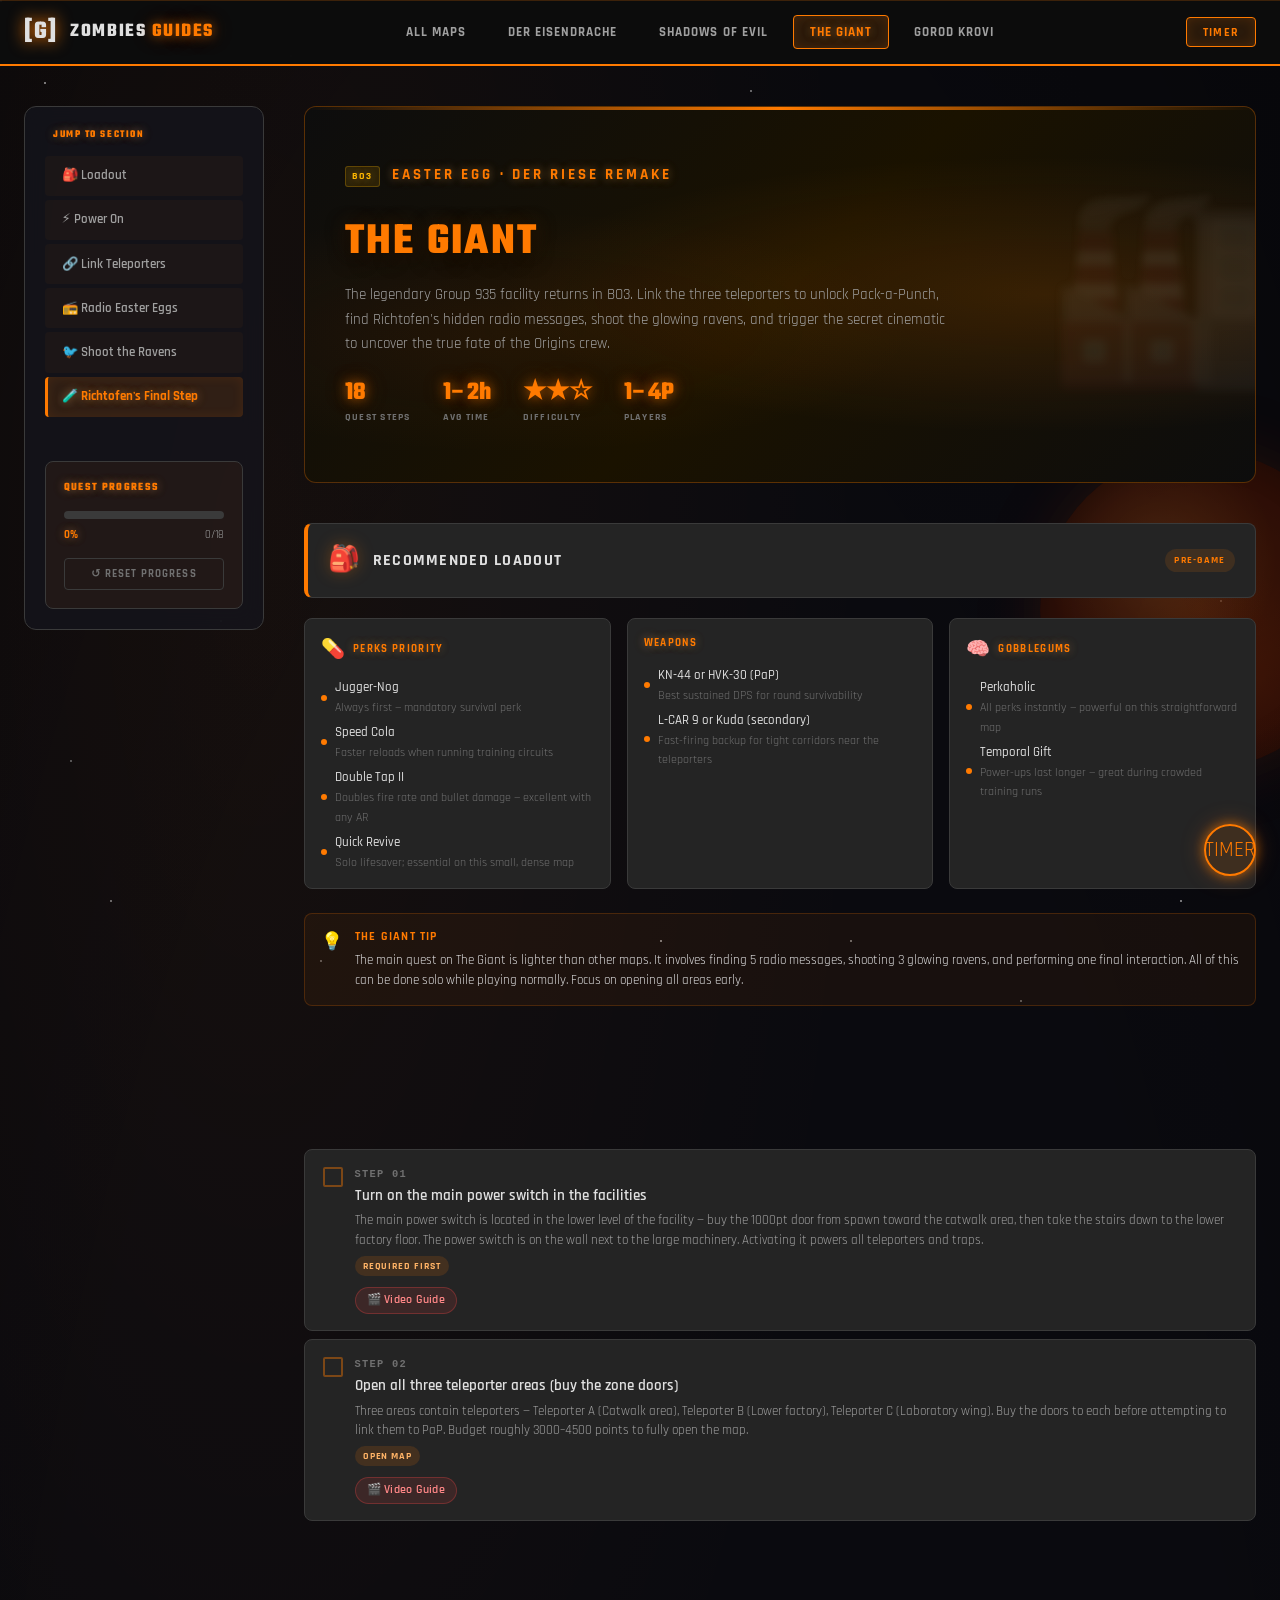
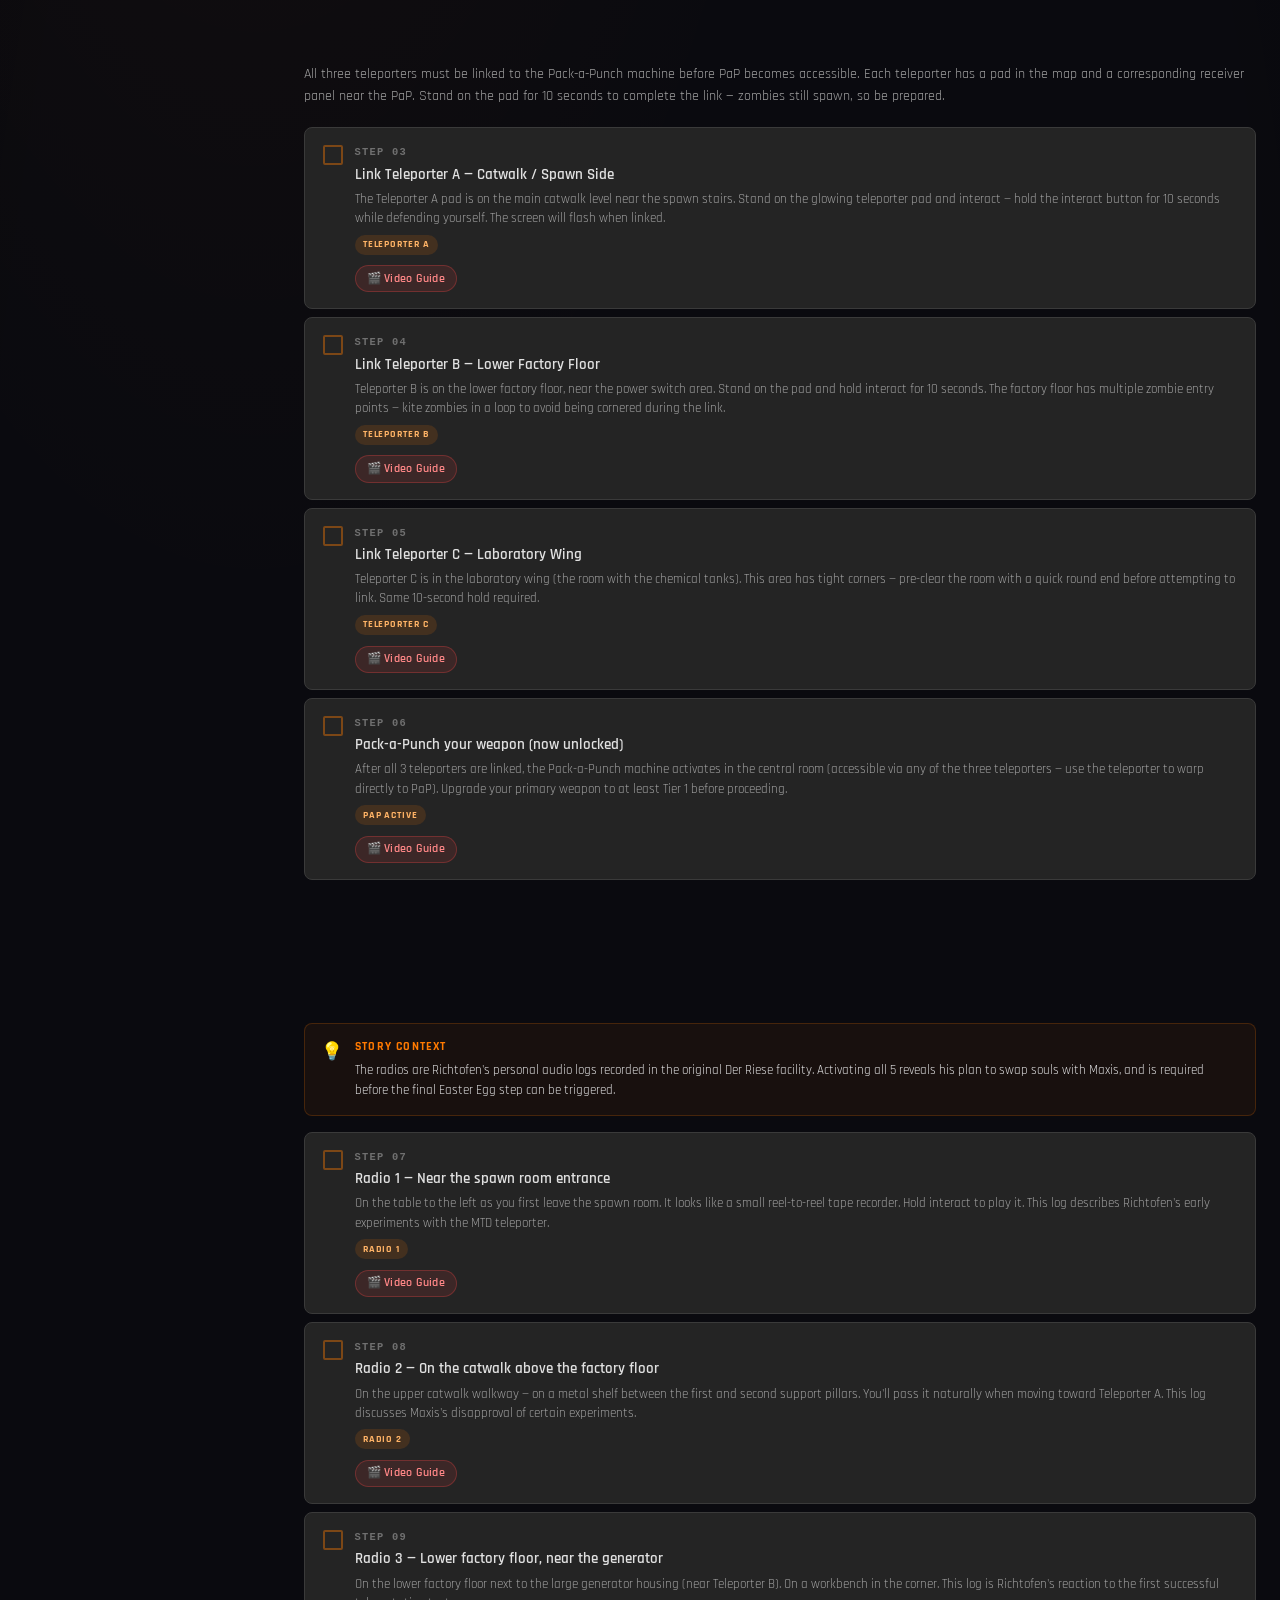
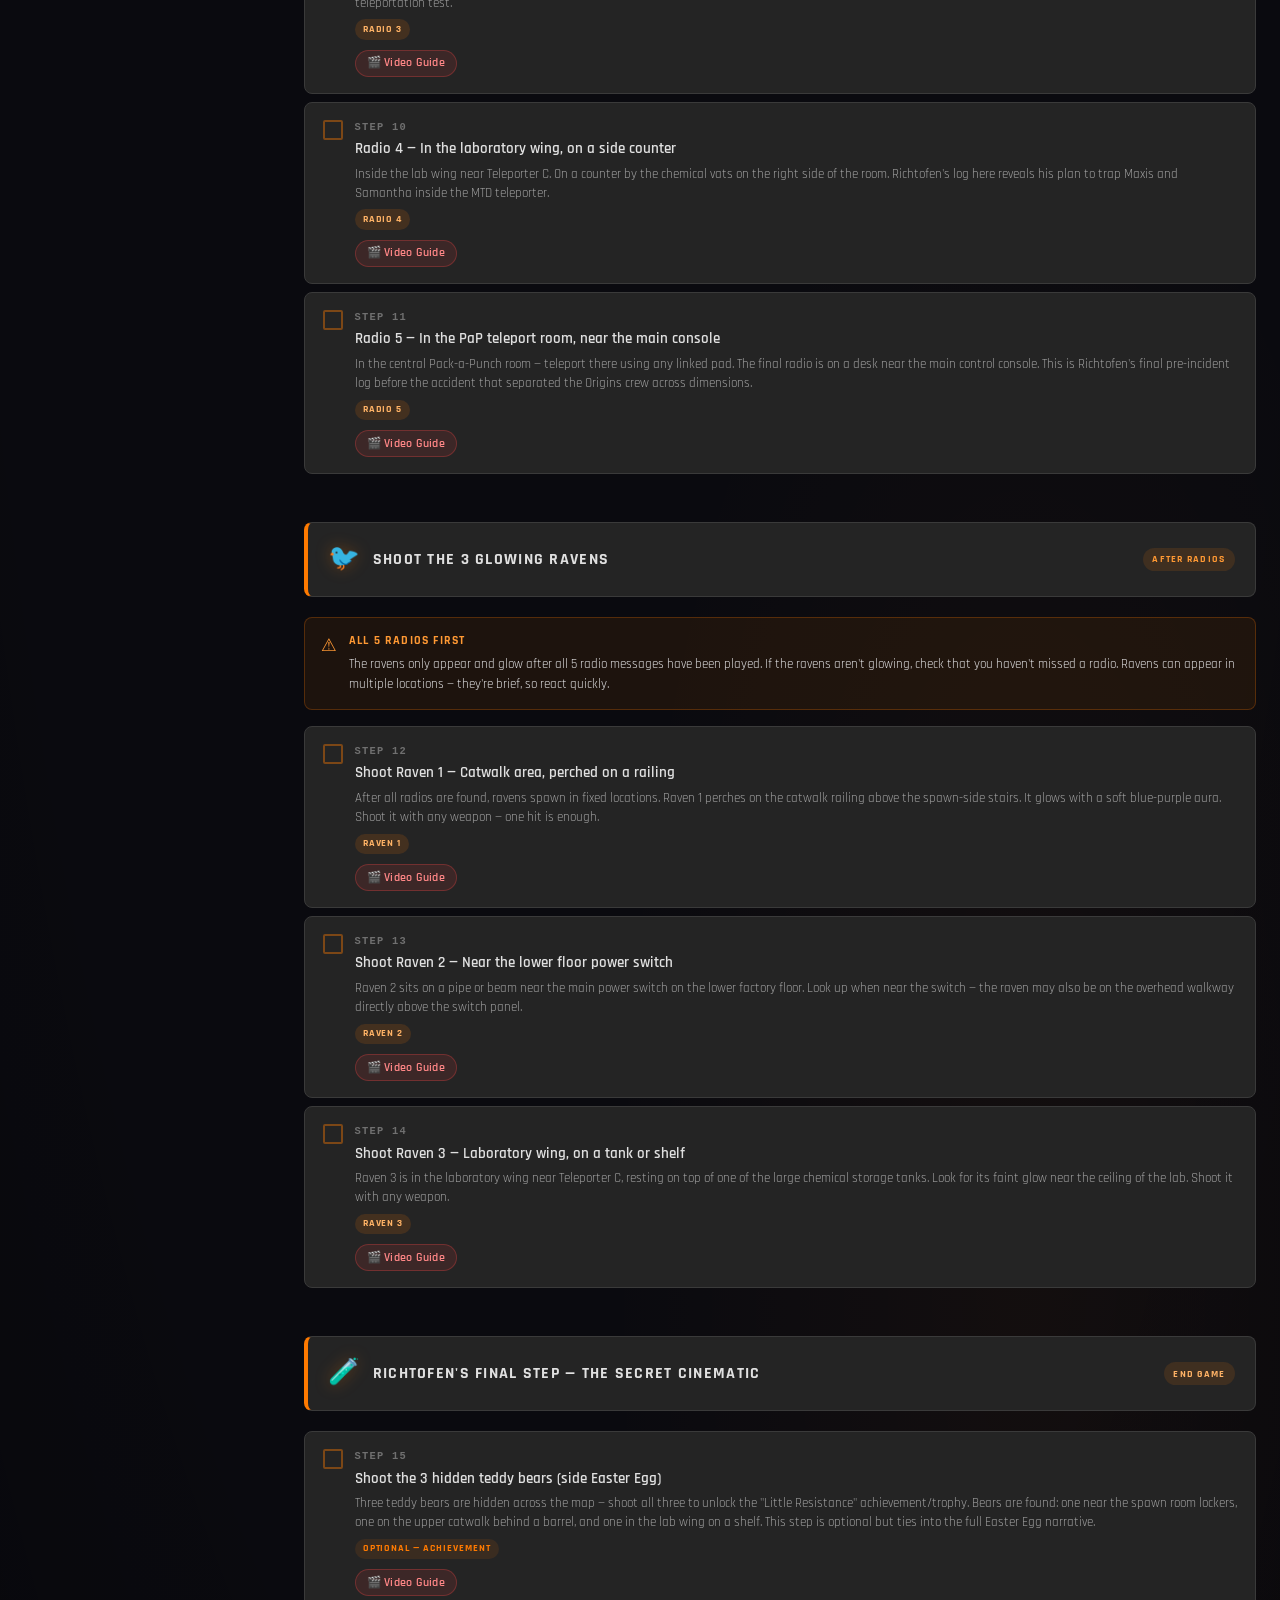
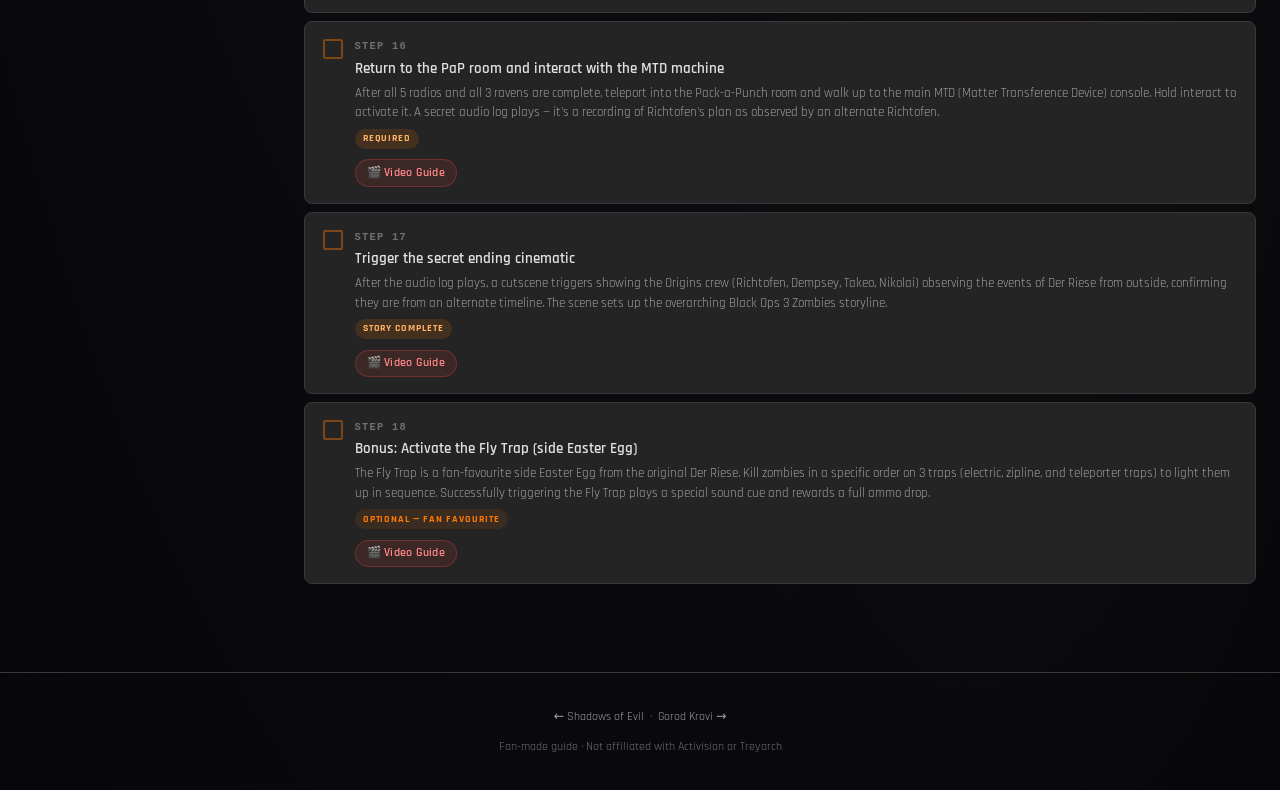
<file: bo3-the-giant.html>
<!DOCTYPE html>
<html lang="en">
<head>
  <meta charset="UTF-8" />
  <meta name="viewport" content="width=device-width, initial-scale=1.0" />
  <meta name="description" content="The Giant Main Quest Easter Egg guide for Black Ops 3 Zombies. Link the teleporters, unlock Pack-a-Punch, and uncover Richtofen's secret in the Der Riese remake." />
  <title>The Giant Easter Egg Guide — BO3 Zombies</title>
  <link rel="stylesheet" href="css/style.css" />
  <link rel="icon" href="data:image/svg+xml,<svg xmlns='http://www.w3.org/2000/svg' viewBox='0 0 100 100'><text y='.9em' font-size='90'>🏭</text></svg>" />
  <meta name="theme-color" content="#0a0a0f" />
  <style>
    .sidebar-nav a:hover, .sidebar-nav a.active {
      color: #ff7a00 !important;
      background: rgba(255, 122, 0, 0.12) !important;
      border-left-color: #ff7a00 !important;
    }
    .hero-stat-value { color: #ff7a00 !important; }
    .guide-hero h1 { color: #ff7a00; }
    .guide-hero-tag { color: #ff7a00 !important; }
    .mobile-bottom-nav a:hover,
    .mobile-bottom-nav a.active { color: #ff7a00 !important; background: rgba(255, 122, 0, 0.12) !important; }
    .step-checkbox { border-color: rgba(255, 122, 0, 0.4) !important; }
    .checklist-item.completed .step-checkbox {
      background: #ff7a00 !important; border-color: #ff7a00 !important;
    }
    .sidebar-progress .progress-bar-fill { background: linear-gradient(90deg, #ff7a00, #ff9933) !important; }
    .section-header { border-left: 4px solid #ff7a00; }
  </style>
</head>
<body data-map-id="tg">

  <!-- ── Navigation ─────────────────────────────────────── -->
  <header class="site-header">
    <nav class="nav-inner" aria-label="Main navigation">
      <a href="index.html" class="nav-logo">
        <span class="logo-icon">[G]</span>
        <span>Zombies<span class="accent"> Guides</span></span>
      </a>
      <ul class="nav-links" role="list">
        <li><a href="index.html">All Maps</a></li>
        <li><a href="bo3-der-eisendrache.html">Der Eisendrache</a></li>
        <li><a href="bo3-shadows-of-evil.html">Shadows of Evil</a></li>
        <li><a href="bo3-the-giant.html" class="active">The Giant</a></li>
        <li><a href="bo3-gorod-krovi.html">Gorod Krovi</a></li>
      </ul>
      <button class="nav-timer-btn" aria-label="Open stopwatch timer">TIMER</button>
    </nav>
  </header>

  <div class="guide-layout">

    <!-- Sidebar -->
    <aside class="guide-sidebar" aria-label="Guide navigation">
      <p class="sidebar-label">Jump to Section</p>
      <ul class="sidebar-nav" role="list">
        <li><a href="#loadout">🎒 Loadout</a></li>
        <li><a href="#power">⚡ Power On</a></li>
        <li><a href="#teleporters">🔗 Link Teleporters</a></li>
        <li><a href="#radios">📻 Radio Easter Eggs</a></li>
        <li><a href="#ravens">🐦 Shoot the Ravens</a></li>
        <li><a href="#richtofen">🧪 Richtofen's Final Step</a></li>
      </ul>
      <div class="sidebar-progress" role="region" aria-label="Quest progress">
        <p class="sidebar-progress-label">Quest Progress</p>
        <div class="progress-bar-wrap">
          <div class="progress-bar-fill" style="width:0%"></div>
        </div>
        <div class="progress-text">
          <span class="pct">0%</span>
          <span class="count">0/0</span>
        </div>
        <button class="sidebar-reset-btn" type="button">↺ Reset Progress</button>
      </div>
    </aside>

    <!-- Main content -->
    <main class="guide-main" id="main-content">

      <!-- Hero -->
      <div class="guide-hero guide-hero--the-giant">
        <p class="guide-hero-tag">
          <span class="game-badge game-badge-bo3" style="margin-right:0.4rem;">BO3</span>
          Easter Egg · Der Riese Remake
        </p>
        <h1>The Giant</h1>
        <p>
          The legendary Group 935 facility returns in BO3. Link the three teleporters
          to unlock Pack-a-Punch, find Richtofen's hidden radio messages, shoot the
          glowing ravens, and trigger the secret cinematic to uncover the true fate
          of the Origins crew.
        </p>
        <div class="guide-hero-stats">
          <div class="hero-stat">
            <span class="hero-stat-value" style="color:#ff7a00;">18</span>
            <span class="hero-stat-label">Quest Steps</span>
          </div>
          <div class="hero-stat">
            <span class="hero-stat-value" style="color:#ff7a00;">1–2h</span>
            <span class="hero-stat-label">Avg Time</span>
          </div>
          <div class="hero-stat">
            <span class="hero-stat-value" style="color:var(--accent-secondary);">★★☆</span>
            <span class="hero-stat-label">Difficulty</span>
          </div>
          <div class="hero-stat">
            <span class="hero-stat-value" style="color:#ff7a00;">1–4P</span>
            <span class="hero-stat-label">Players</span>
          </div>
        </div>
      </div>

      <!-- ── LOADOUT ─────────────────────────────────────── -->
      <section class="guide-section" id="loadout" aria-labelledby="loadout-h">
        <div class="section-header">
          <span class="section-icon">🎒</span>
          <h2 id="loadout-h">Recommended Loadout</h2>
          <span class="section-phase-tag phase-early">Pre-Game</span>
        </div>
        <div class="loadout-grid">
          <div class="loadout-card">
            <div class="loadout-card-header"><span class="loadout-icon">💊</span><span class="loadout-label">Perks Priority</span></div>
            <div class="loadout-items">
              <div class="loadout-item"><span class="dot"></span>
                <div><div class="item-name">Jugger-Nog</div><div class="item-why">Always first — mandatory survival perk</div></div>
              </div>
              <div class="loadout-item"><span class="dot"></span>
                <div><div class="item-name">Speed Cola</div><div class="item-why">Faster reloads when running training circuits</div></div>
              </div>
              <div class="loadout-item"><span class="dot"></span>
                <div><div class="item-name">Double Tap II</div><div class="item-why">Doubles fire rate and bullet damage — excellent with any AR</div></div>
              </div>
              <div class="loadout-item"><span class="dot"></span>
                <div><div class="item-name">Quick Revive</div><div class="item-why">Solo lifesaver; essential on this small, dense map</div></div>
              </div>
            </div>
          </div>
          <div class="loadout-card">
            <div class="loadout-card-header"><span class="loadout-label">Weapons</span></div>
            <div class="loadout-items">
              <div class="loadout-item"><span class="dot"></span>
                <div><div class="item-name">KN-44 or HVK-30 (PaP)</div><div class="item-why">Best sustained DPS for round survivability</div></div>
              </div>
              <div class="loadout-item"><span class="dot"></span>
                <div><div class="item-name">L-CAR 9 or Kuda (secondary)</div><div class="item-why">Fast-firing backup for tight corridors near the teleporters</div></div>
              </div>
            </div>
          </div>
          <div class="loadout-card">
            <div class="loadout-card-header"><span class="loadout-icon">🧠</span><span class="loadout-label">Gobblegums</span></div>
            <div class="loadout-items">
              <div class="loadout-item"><span class="dot"></span>
                <div><div class="item-name">Perkaholic</div><div class="item-why">All perks instantly — powerful on this straightforward map</div></div>
              </div>
              <div class="loadout-item"><span class="dot"></span>
                <div><div class="item-name">Temporal Gift</div><div class="item-why">Power-ups last longer — great during crowded training runs</div></div>
              </div>
            </div>
          </div>
        </div>

        <div class="callout callout-tip">
          <span class="callout-icon">💡</span>
          <div class="callout-body">
            <strong>The Giant Tip</strong>
            The main quest on The Giant is lighter than other maps. It involves finding 5 radio
            messages, shooting 3 glowing ravens, and performing one final interaction. All of
            this can be done solo while playing normally. Focus on opening all areas early.
          </div>
        </div>
      </section>

      <!-- ── POWER ───────────────────────────────────────── -->
      <section class="guide-section" id="power" aria-labelledby="power-h">
        <div class="section-header">
          <span class="section-icon">⚡</span>
          <h2 id="power-h">Turn On the Power</h2>
          <span class="section-phase-tag phase-early">Rounds 1–2</span>
        </div>
        <div class="checklist" role="list">

          <div class="checklist-item" data-step-id="tg001" data-yt-search="the giant bo3 power switch location guide" role="listitem">
            <div class="step-main" tabindex="0" role="button" aria-pressed="false">
              <div class="step-checkbox" aria-hidden="true"><svg width="12" height="10" viewBox="0 0 12 10" fill="none"><path d="M1 5l3.5 3.5L11 1" stroke="#000" stroke-width="2.2" stroke-linecap="round" stroke-linejoin="round"/></svg></div>
              <div class="step-content">
                <div class="step-number">STEP 01</div>
                <div class="step-title">Turn on the main power switch in the facilities</div>
                <div class="step-desc">
                  The main power switch is located in the lower level of the facility —
                  buy the 1000pt door from spawn toward the catwalk area, then take the
                  stairs down to the lower factory floor. The power switch is on the wall
                  next to the large machinery. Activating it powers all teleporters and
                  traps.
                </div>
                <div class="step-tags"><span class="step-tag tag-required">Required First</span></div>
              </div>
            </div>
          </div>

          <div class="checklist-item" data-step-id="tg002" data-yt-search="the giant bo3 mystery box location guide" role="listitem">
            <div class="step-main" tabindex="0" role="button" aria-pressed="false">
              <div class="step-checkbox" aria-hidden="true"><svg width="12" height="10" viewBox="0 0 12 10" fill="none"><path d="M1 5l3.5 3.5L11 1" stroke="#000" stroke-width="2.2" stroke-linecap="round" stroke-linejoin="round"/></svg></div>
              <div class="step-content">
                <div class="step-number">STEP 02</div>
                <div class="step-title">Open all three teleporter areas (buy the zone doors)</div>
                <div class="step-desc">
                  Three areas contain teleporters — Teleporter A (Catwalk area),
                  Teleporter B (Lower factory), Teleporter C (Laboratory wing).
                  Buy the doors to each before attempting to link them to PaP.
                  Budget roughly 3000–4500 points to fully open the map.
                </div>
                <div class="step-tags"><span class="step-tag tag-required">Open Map</span></div>
              </div>
            </div>
          </div>

        </div>
      </section>

      <!-- ── TELEPORTERS ────────────────────────────────── -->
      <section class="guide-section" id="teleporters" aria-labelledby="tele-h">
        <div class="section-header">
          <span class="section-icon">🔗</span>
          <h2 id="tele-h">Link All 3 Teleporters to Pack-a-Punch</h2>
          <span class="section-phase-tag phase-mid">Rounds 3–5</span>
        </div>
        <p style="font-size:0.85rem;color:var(--text-secondary);margin-bottom:1.25rem;line-height:1.6;">
          All three teleporters must be linked to the Pack-a-Punch machine before PaP
          becomes accessible. Each teleporter has a pad in the map and a corresponding
          receiver panel near the PaP. Stand on the pad for 10 seconds to complete the
          link — zombies still spawn, so be prepared.
        </p>
        <div class="checklist" role="list">

          <div class="checklist-item" data-step-id="tg003" data-yt-search="the giant bo3 teleporter A link location" role="listitem">
            <div class="step-main" tabindex="0" role="button" aria-pressed="false">
              <div class="step-checkbox" aria-hidden="true"><svg width="12" height="10" viewBox="0 0 12 10" fill="none"><path d="M1 5l3.5 3.5L11 1" stroke="#000" stroke-width="2.2" stroke-linecap="round" stroke-linejoin="round"/></svg></div>
              <div class="step-content">
                <div class="step-number">STEP 03</div>
                <div class="step-title">Link Teleporter A — Catwalk / Spawn Side</div>
                <div class="step-desc">
                  The Teleporter A pad is on the main catwalk level near the spawn stairs.
                  Stand on the glowing teleporter pad and interact — hold the interact button
                  for 10 seconds while defending yourself. The screen will flash when linked.
                </div>
                <div class="step-tags"><span class="step-tag tag-required">Teleporter A</span></div>
              </div>
            </div>
          </div>

          <div class="checklist-item" data-step-id="tg004" data-yt-search="the giant bo3 teleporter B link location" role="listitem">
            <div class="step-main" tabindex="0" role="button" aria-pressed="false">
              <div class="step-checkbox" aria-hidden="true"><svg width="12" height="10" viewBox="0 0 12 10" fill="none"><path d="M1 5l3.5 3.5L11 1" stroke="#000" stroke-width="2.2" stroke-linecap="round" stroke-linejoin="round"/></svg></div>
              <div class="step-content">
                <div class="step-number">STEP 04</div>
                <div class="step-title">Link Teleporter B — Lower Factory Floor</div>
                <div class="step-desc">
                  Teleporter B is on the lower factory floor, near the power switch area.
                  Stand on the pad and hold interact for 10 seconds. The factory floor has
                  multiple zombie entry points — kite zombies in a loop to avoid being
                  cornered during the link.
                </div>
                <div class="step-tags"><span class="step-tag tag-required">Teleporter B</span></div>
              </div>
            </div>
          </div>

          <div class="checklist-item" data-step-id="tg005" data-yt-search="the giant bo3 teleporter C link location" role="listitem">
            <div class="step-main" tabindex="0" role="button" aria-pressed="false">
              <div class="step-checkbox" aria-hidden="true"><svg width="12" height="10" viewBox="0 0 12 10" fill="none"><path d="M1 5l3.5 3.5L11 1" stroke="#000" stroke-width="2.2" stroke-linecap="round" stroke-linejoin="round"/></svg></div>
              <div class="step-content">
                <div class="step-number">STEP 05</div>
                <div class="step-title">Link Teleporter C — Laboratory Wing</div>
                <div class="step-desc">
                  Teleporter C is in the laboratory wing (the room with the chemical tanks).
                  This area has tight corners — pre-clear the room with a quick round end
                  before attempting to link. Same 10-second hold required.
                </div>
                <div class="step-tags"><span class="step-tag tag-required">Teleporter C</span></div>
              </div>
            </div>
          </div>

          <div class="checklist-item" data-step-id="tg006" data-yt-search="the giant bo3 pack a punch location activate" role="listitem">
            <div class="step-main" tabindex="0" role="button" aria-pressed="false">
              <div class="step-checkbox" aria-hidden="true"><svg width="12" height="10" viewBox="0 0 12 10" fill="none"><path d="M1 5l3.5 3.5L11 1" stroke="#000" stroke-width="2.2" stroke-linecap="round" stroke-linejoin="round"/></svg></div>
              <div class="step-content">
                <div class="step-number">STEP 06</div>
                <div class="step-title">Pack-a-Punch your weapon (now unlocked)</div>
                <div class="step-desc">
                  After all 3 teleporters are linked, the Pack-a-Punch machine activates
                  in the central room (accessible via any of the three teleporters — use
                  the teleporter to warp directly to PaP). Upgrade your primary weapon
                  to at least Tier 1 before proceeding.
                </div>
                <div class="step-tags"><span class="step-tag tag-required">PaP Active</span></div>
              </div>
            </div>
          </div>

        </div>
      </section>

      <!-- ── RADIO EASTER EGGS ───────────────────────────── -->
      <section class="guide-section" id="radios" aria-labelledby="radios-h">
        <div class="section-header">
          <span class="section-icon">📻</span>
          <h2 id="radios-h">Find All 5 Radio Messages</h2>
          <span class="section-phase-tag phase-mid">Any Time</span>
        </div>
        <div class="callout callout-tip">
          <span class="callout-icon">💡</span>
          <div class="callout-body">
            <strong>Story Context</strong>
            The radios are Richtofen's personal audio logs recorded in the original Der Riese
            facility. Activating all 5 reveals his plan to swap souls with Maxis, and is
            required before the final Easter Egg step can be triggered.
          </div>
        </div>
        <div class="checklist" role="list">

          <div class="checklist-item" data-step-id="tg007" data-yt-search="the giant bo3 radio 1 location spawn" role="listitem">
            <div class="step-main" tabindex="0" role="button" aria-pressed="false">
              <div class="step-checkbox" aria-hidden="true"><svg width="12" height="10" viewBox="0 0 12 10" fill="none"><path d="M1 5l3.5 3.5L11 1" stroke="#000" stroke-width="2.2" stroke-linecap="round" stroke-linejoin="round"/></svg></div>
              <div class="step-content">
                <div class="step-number">STEP 07</div>
                <div class="step-title">Radio 1 — Near the spawn room entrance</div>
                <div class="step-desc">
                  On the table to the left as you first leave the spawn room. It looks like a
                  small reel-to-reel tape recorder. Hold interact to play it.
                  This log describes Richtofen's early experiments with the MTD teleporter.
                </div>
                <div class="step-tags"><span class="step-tag tag-required">Radio 1</span></div>
              </div>
            </div>
          </div>

          <div class="checklist-item" data-step-id="tg008" data-yt-search="the giant bo3 radio 2 catwalk location" role="listitem">
            <div class="step-main" tabindex="0" role="button" aria-pressed="false">
              <div class="step-checkbox" aria-hidden="true"><svg width="12" height="10" viewBox="0 0 12 10" fill="none"><path d="M1 5l3.5 3.5L11 1" stroke="#000" stroke-width="2.2" stroke-linecap="round" stroke-linejoin="round"/></svg></div>
              <div class="step-content">
                <div class="step-number">STEP 08</div>
                <div class="step-title">Radio 2 — On the catwalk above the factory floor</div>
                <div class="step-desc">
                  On the upper catwalk walkway — on a metal shelf between the first and second
                  support pillars. You'll pass it naturally when moving toward Teleporter A.
                  This log discusses Maxis's disapproval of certain experiments.
                </div>
                <div class="step-tags"><span class="step-tag tag-required">Radio 2</span></div>
              </div>
            </div>
          </div>

          <div class="checklist-item" data-step-id="tg009" data-yt-search="the giant bo3 radio 3 lower floor location" role="listitem">
            <div class="step-main" tabindex="0" role="button" aria-pressed="false">
              <div class="step-checkbox" aria-hidden="true"><svg width="12" height="10" viewBox="0 0 12 10" fill="none"><path d="M1 5l3.5 3.5L11 1" stroke="#000" stroke-width="2.2" stroke-linecap="round" stroke-linejoin="round"/></svg></div>
              <div class="step-content">
                <div class="step-number">STEP 09</div>
                <div class="step-title">Radio 3 — Lower factory floor, near the generator</div>
                <div class="step-desc">
                  On the lower factory floor next to the large generator housing (near
                  Teleporter B). On a workbench in the corner. This log is Richtofen's
                  reaction to the first successful teleportation test.
                </div>
                <div class="step-tags"><span class="step-tag tag-required">Radio 3</span></div>
              </div>
            </div>
          </div>

          <div class="checklist-item" data-step-id="tg010" data-yt-search="the giant bo3 radio 4 laboratory location" role="listitem">
            <div class="step-main" tabindex="0" role="button" aria-pressed="false">
              <div class="step-checkbox" aria-hidden="true"><svg width="12" height="10" viewBox="0 0 12 10" fill="none"><path d="M1 5l3.5 3.5L11 1" stroke="#000" stroke-width="2.2" stroke-linecap="round" stroke-linejoin="round"/></svg></div>
              <div class="step-content">
                <div class="step-number">STEP 10</div>
                <div class="step-title">Radio 4 — In the laboratory wing, on a side counter</div>
                <div class="step-desc">
                  Inside the lab wing near Teleporter C. On a counter by the chemical vats
                  on the right side of the room. Richtofen's log here reveals his plan to
                  trap Maxis and Samantha inside the MTD teleporter.
                </div>
                <div class="step-tags"><span class="step-tag tag-required">Radio 4</span></div>
              </div>
            </div>
          </div>

          <div class="checklist-item" data-step-id="tg011" data-yt-search="the giant bo3 radio 5 teleporter room" role="listitem">
            <div class="step-main" tabindex="0" role="button" aria-pressed="false">
              <div class="step-checkbox" aria-hidden="true"><svg width="12" height="10" viewBox="0 0 12 10" fill="none"><path d="M1 5l3.5 3.5L11 1" stroke="#000" stroke-width="2.2" stroke-linecap="round" stroke-linejoin="round"/></svg></div>
              <div class="step-content">
                <div class="step-number">STEP 11</div>
                <div class="step-title">Radio 5 — In the PaP teleport room, near the main console</div>
                <div class="step-desc">
                  In the central Pack-a-Punch room — teleport there using any linked pad.
                  The final radio is on a desk near the main control console.
                  This is Richtofen's final pre-incident log before the accident that
                  separated the Origins crew across dimensions.
                </div>
                <div class="step-tags"><span class="step-tag tag-required">Radio 5</span></div>
              </div>
            </div>
          </div>

        </div>
      </section>

      <!-- ── RAVENS ─────────────────────────────────────── -->
      <section class="guide-section" id="ravens" aria-labelledby="ravens-h">
        <div class="section-header">
          <span class="section-icon">🐦</span>
          <h2 id="ravens-h">Shoot the 3 Glowing Ravens</h2>
          <span class="section-phase-tag phase-mid">After Radios</span>
        </div>
        <div class="callout callout-warn">
          <span class="callout-icon">⚠</span>
          <div class="callout-body">
            <strong>All 5 Radios First</strong>
            The ravens only appear and glow after all 5 radio messages have been played.
            If the ravens aren't glowing, check that you haven't missed a radio.
            Ravens can appear in multiple locations — they're brief, so react quickly.
          </div>
        </div>
        <div class="checklist" role="list">

          <div class="checklist-item" data-step-id="tg012" data-yt-search="the giant bo3 glowing raven 1 location shoot" role="listitem">
            <div class="step-main" tabindex="0" role="button" aria-pressed="false">
              <div class="step-checkbox" aria-hidden="true"><svg width="12" height="10" viewBox="0 0 12 10" fill="none"><path d="M1 5l3.5 3.5L11 1" stroke="#000" stroke-width="2.2" stroke-linecap="round" stroke-linejoin="round"/></svg></div>
              <div class="step-content">
                <div class="step-number">STEP 12</div>
                <div class="step-title">Shoot Raven 1 — Catwalk area, perched on a railing</div>
                <div class="step-desc">
                  After all radios are found, ravens spawn in fixed locations. Raven 1 perches
                  on the catwalk railing above the spawn-side stairs. It glows with a soft
                  blue-purple aura. Shoot it with any weapon — one hit is enough.
                </div>
                <div class="step-tags"><span class="step-tag tag-required">Raven 1</span></div>
              </div>
            </div>
          </div>

          <div class="checklist-item" data-step-id="tg013" data-yt-search="the giant bo3 glowing raven 2 location shoot" role="listitem">
            <div class="step-main" tabindex="0" role="button" aria-pressed="false">
              <div class="step-checkbox" aria-hidden="true"><svg width="12" height="10" viewBox="0 0 12 10" fill="none"><path d="M1 5l3.5 3.5L11 1" stroke="#000" stroke-width="2.2" stroke-linecap="round" stroke-linejoin="round"/></svg></div>
              <div class="step-content">
                <div class="step-number">STEP 13</div>
                <div class="step-title">Shoot Raven 2 — Near the lower floor power switch</div>
                <div class="step-desc">
                  Raven 2 sits on a pipe or beam near the main power switch on the lower
                  factory floor. Look up when near the switch — the raven may also be
                  on the overhead walkway directly above the switch panel.
                </div>
                <div class="step-tags"><span class="step-tag tag-required">Raven 2</span></div>
              </div>
            </div>
          </div>

          <div class="checklist-item" data-step-id="tg014" data-yt-search="the giant bo3 glowing raven 3 laboratory location" role="listitem">
            <div class="step-main" tabindex="0" role="button" aria-pressed="false">
              <div class="step-checkbox" aria-hidden="true"><svg width="12" height="10" viewBox="0 0 12 10" fill="none"><path d="M1 5l3.5 3.5L11 1" stroke="#000" stroke-width="2.2" stroke-linecap="round" stroke-linejoin="round"/></svg></div>
              <div class="step-content">
                <div class="step-number">STEP 14</div>
                <div class="step-title">Shoot Raven 3 — Laboratory wing, on a tank or shelf</div>
                <div class="step-desc">
                  Raven 3 is in the laboratory wing near Teleporter C, resting on top of
                  one of the large chemical storage tanks. Look for its faint glow near
                  the ceiling of the lab. Shoot it with any weapon.
                </div>
                <div class="step-tags"><span class="step-tag tag-required">Raven 3</span></div>
              </div>
            </div>
          </div>

        </div>
      </section>

      <!-- ── RICHTOFEN'S FINAL STEP ──────────────────────── -->
      <section class="guide-section" id="richtofen" aria-labelledby="rich-h">
        <div class="section-header">
          <span class="section-icon">🧪</span>
          <h2 id="rich-h">Richtofen's Final Step — The Secret Cinematic</h2>
          <span class="section-phase-tag phase-boss">End Game</span>
        </div>
        <div class="checklist" role="list">

          <div class="checklist-item" data-step-id="tg015" data-yt-search="the giant bo3 shoot teddy bears locations" role="listitem">
            <div class="step-main" tabindex="0" role="button" aria-pressed="false">
              <div class="step-checkbox" aria-hidden="true"><svg width="12" height="10" viewBox="0 0 12 10" fill="none"><path d="M1 5l3.5 3.5L11 1" stroke="#000" stroke-width="2.2" stroke-linecap="round" stroke-linejoin="round"/></svg></div>
              <div class="step-content">
                <div class="step-number">STEP 15</div>
                <div class="step-title">Shoot the 3 hidden teddy bears (side Easter Egg)</div>
                <div class="step-desc">
                  Three teddy bears are hidden across the map — shoot all three to unlock
                  the "Little Resistance" achievement/trophy. Bears are found: one near
                  the spawn room lockers, one on the upper catwalk behind a barrel, and
                  one in the lab wing on a shelf. This step is optional but ties into the
                  full Easter Egg narrative.
                </div>
                <div class="step-tags"><span class="step-tag tag-tip">Optional — Achievement</span></div>
              </div>
            </div>
          </div>

          <div class="checklist-item" data-step-id="tg016" data-yt-search="the giant bo3 richtofen audio log pap room interact" role="listitem">
            <div class="step-main" tabindex="0" role="button" aria-pressed="false">
              <div class="step-checkbox" aria-hidden="true"><svg width="12" height="10" viewBox="0 0 12 10" fill="none"><path d="M1 5l3.5 3.5L11 1" stroke="#000" stroke-width="2.2" stroke-linecap="round" stroke-linejoin="round"/></svg></div>
              <div class="step-content">
                <div class="step-number">STEP 16</div>
                <div class="step-title">Return to the PaP room and interact with the MTD machine</div>
                <div class="step-desc">
                  After all 5 radios and all 3 ravens are complete, teleport into the
                  Pack-a-Punch room and walk up to the main MTD (Matter Transference Device)
                  console. Hold interact to activate it. A secret audio log plays —
                  it's a recording of Richtofen's plan as observed by an alternate Richtofen.
                </div>
                <div class="step-tags"><span class="step-tag tag-required">Required</span></div>
              </div>
            </div>
          </div>

          <div class="checklist-item" data-step-id="tg017" data-yt-search="the giant bo3 secret ending cinematic how to trigger" role="listitem">
            <div class="step-main" tabindex="0" role="button" aria-pressed="false">
              <div class="step-checkbox" aria-hidden="true"><svg width="12" height="10" viewBox="0 0 12 10" fill="none"><path d="M1 5l3.5 3.5L11 1" stroke="#000" stroke-width="2.2" stroke-linecap="round" stroke-linejoin="round"/></svg></div>
              <div class="step-content">
                <div class="step-number">STEP 17</div>
                <div class="step-title">Trigger the secret ending cinematic</div>
                <div class="step-desc">
                  After the audio log plays, a cutscene triggers showing the Origins crew
                  (Richtofen, Dempsey, Takeo, Nikolai) observing the events of Der Riese
                  from outside, confirming they are from an alternate timeline. The scene
                  sets up the overarching Black Ops 3 Zombies storyline.
                </div>
                <div class="step-tags"><span class="step-tag tag-required">Story Complete</span></div>
              </div>
            </div>
          </div>

          <div class="checklist-item" data-step-id="tg018" data-yt-search="the giant bo3 fly trap easter egg guide" role="listitem">
            <div class="step-main" tabindex="0" role="button" aria-pressed="false">
              <div class="step-checkbox" aria-hidden="true"><svg width="12" height="10" viewBox="0 0 12 10" fill="none"><path d="M1 5l3.5 3.5L11 1" stroke="#000" stroke-width="2.2" stroke-linecap="round" stroke-linejoin="round"/></svg></div>
              <div class="step-content">
                <div class="step-number">STEP 18</div>
                <div class="step-title">Bonus: Activate the Fly Trap (side Easter Egg)</div>
                <div class="step-desc">
                  The Fly Trap is a fan-favourite side Easter Egg from the original Der Riese.
                  Kill zombies in a specific order on 3 traps (electric, zipline, and
                  teleporter traps) to light them up in sequence. Successfully triggering
                  the Fly Trap plays a special sound cue and rewards a full ammo drop.
                </div>
                <div class="step-tags"><span class="step-tag tag-tip">Optional — Fan Favourite</span></div>
              </div>
            </div>
          </div>

        </div>
      </section>

    </main>
  </div>

  <!-- Mobile Bottom Nav -->
  <nav class="mobile-bottom-nav" aria-label="Quick navigation">
    <a href="#loadout"><span>🎒</span>Loadout</a>
    <a href="#power"><span>⚡</span>Power</a>
    <a href="#teleporters"><span>🔗</span>Teleport</a>
    <a href="#radios"><span>📻</span>Radios</a>
    <a href="#ravens"><span>🐦</span>Ravens</a>
    <a href="#richtofen"><span>🧪</span>Final</a>
  </nav>

  <footer class="site-footer">
    <p>
      <a href="bo3-shadows-of-evil.html">← Shadows of Evil</a> &nbsp;·&nbsp;
      <a href="bo3-gorod-krovi.html">Gorod Krovi →</a>
    </p>
    <p style="margin-top:0.5rem;">Fan-made guide · Not affiliated with Activision or Treyarch</p>
  </footer>

  <!-- Timer Modal -->
  <div class="timer-modal-overlay" role="dialog" aria-modal="true" aria-label="Stopwatch timer">
    <div class="timer-modal">
      <button class="timer-modal-close" aria-label="Close timer">✕</button>
      <p class="timer-label">Round Stopwatch</p>
      <div class="timer-display" aria-live="polite">00:00:00.00</div>
      <div class="timer-controls">
        <button class="timer-btn timer-btn-start">START</button>
        <button class="timer-btn timer-btn-pause" disabled>PAUSE</button>
        <button class="timer-btn timer-btn-reset">RESET</button>
      </div>
      <div class="timer-laps" aria-label="Lap times" role="list"></div>
    </div>
  </div>
  <button class="fab-timer" aria-label="Open stopwatch">TIMER</button>

  <script src="js/app.js"></script>
</body>
</html>
</file>
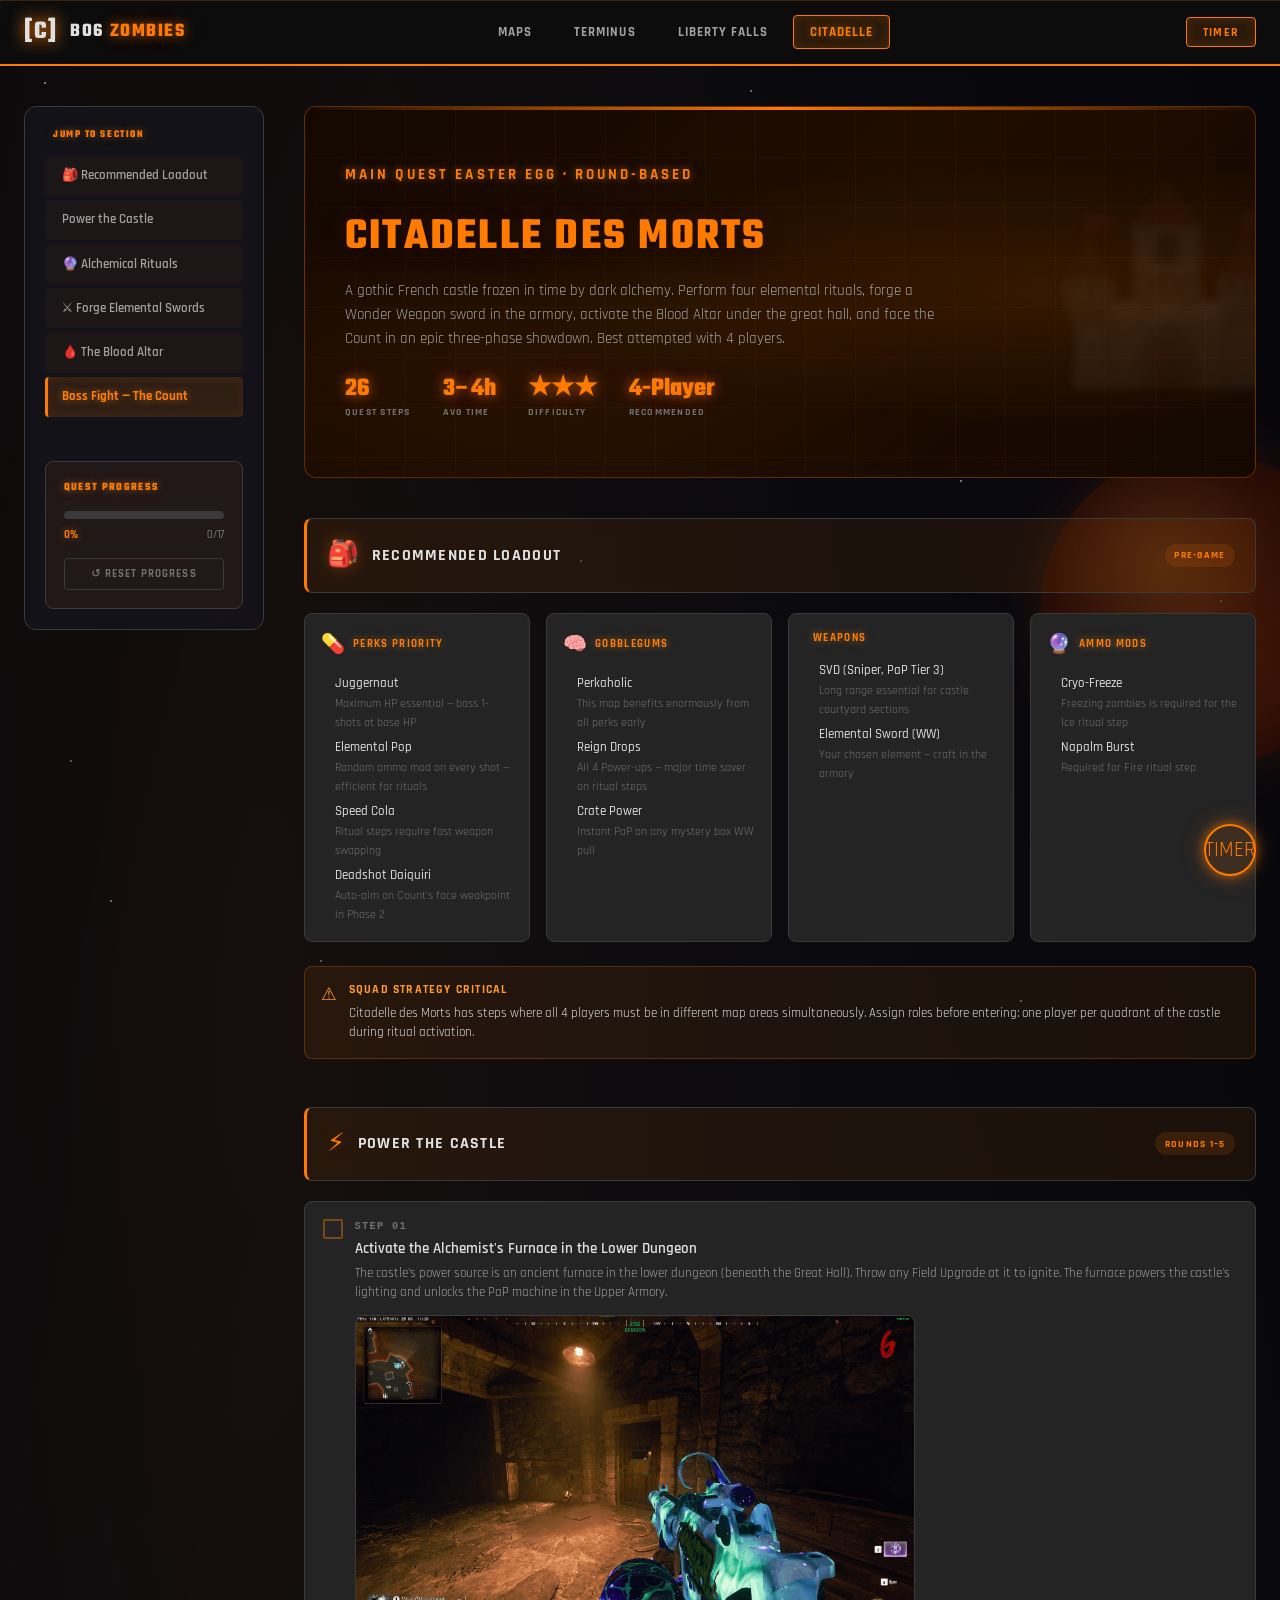
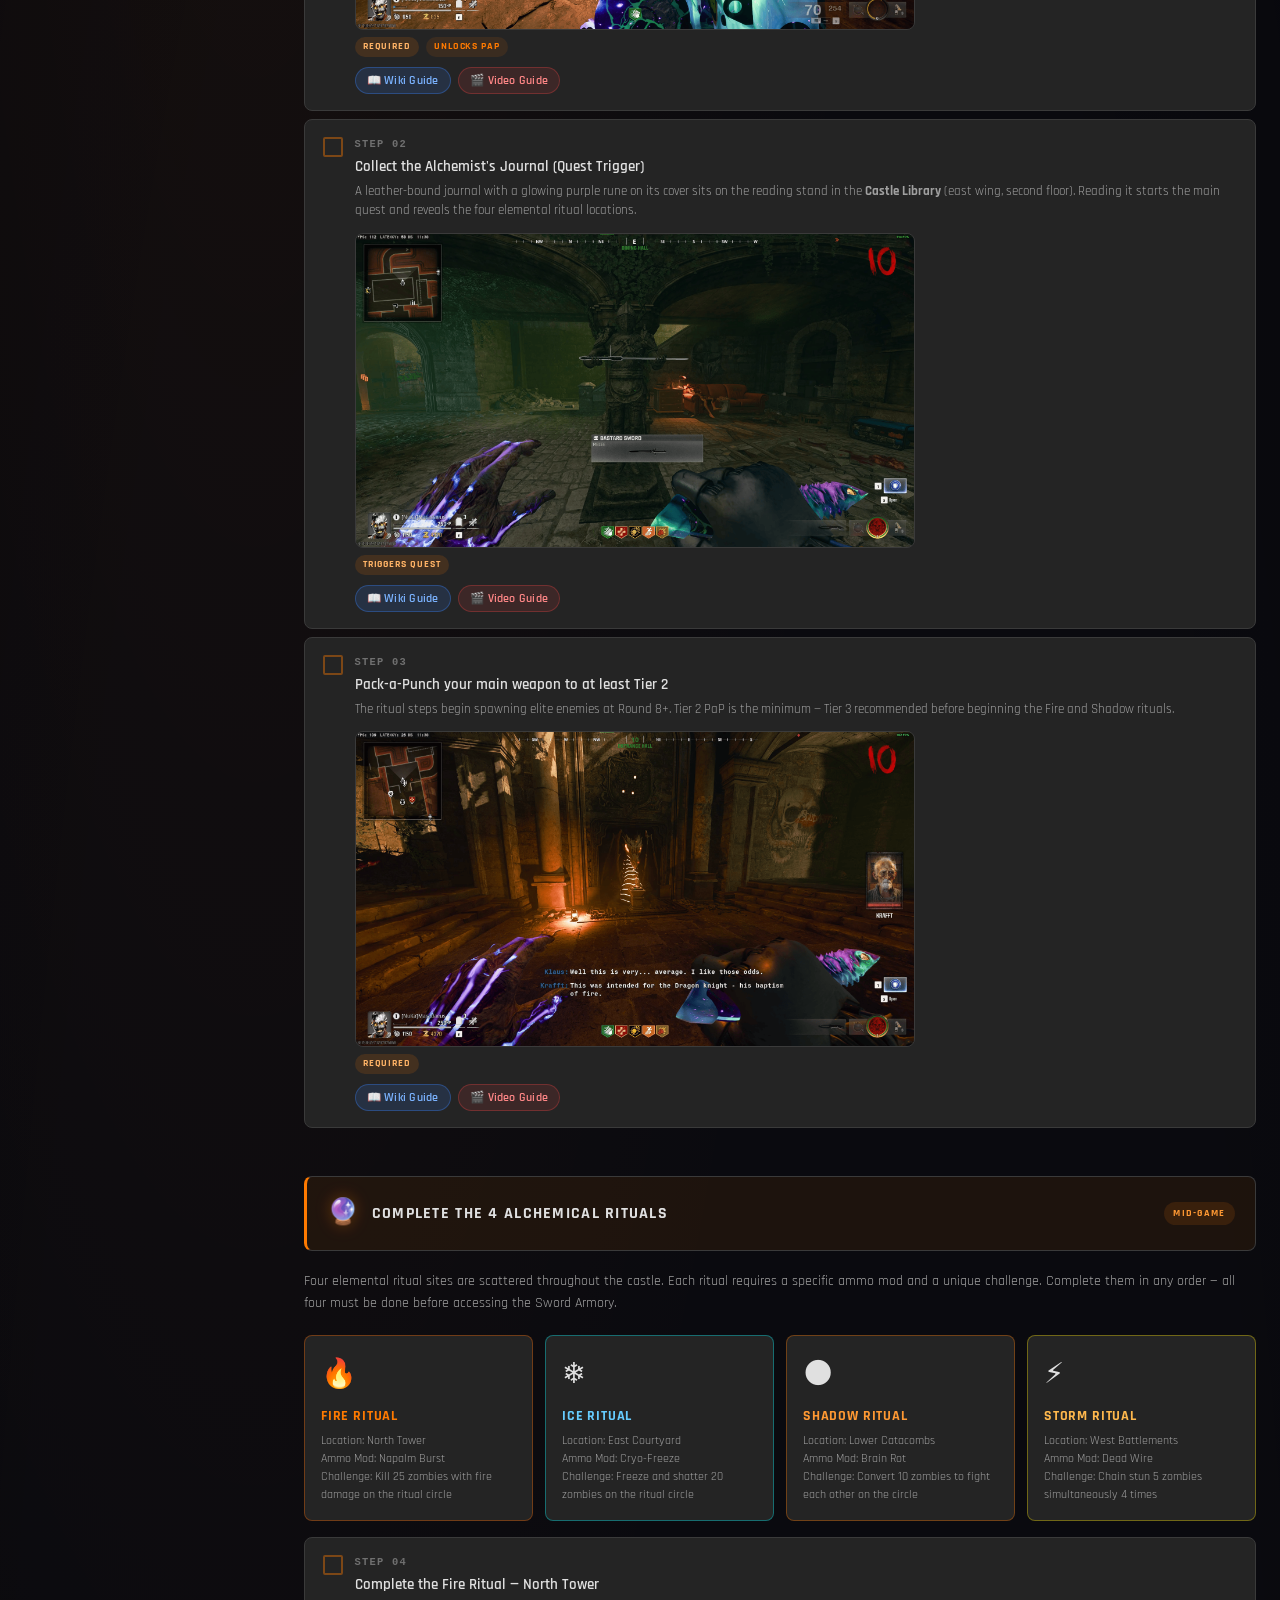
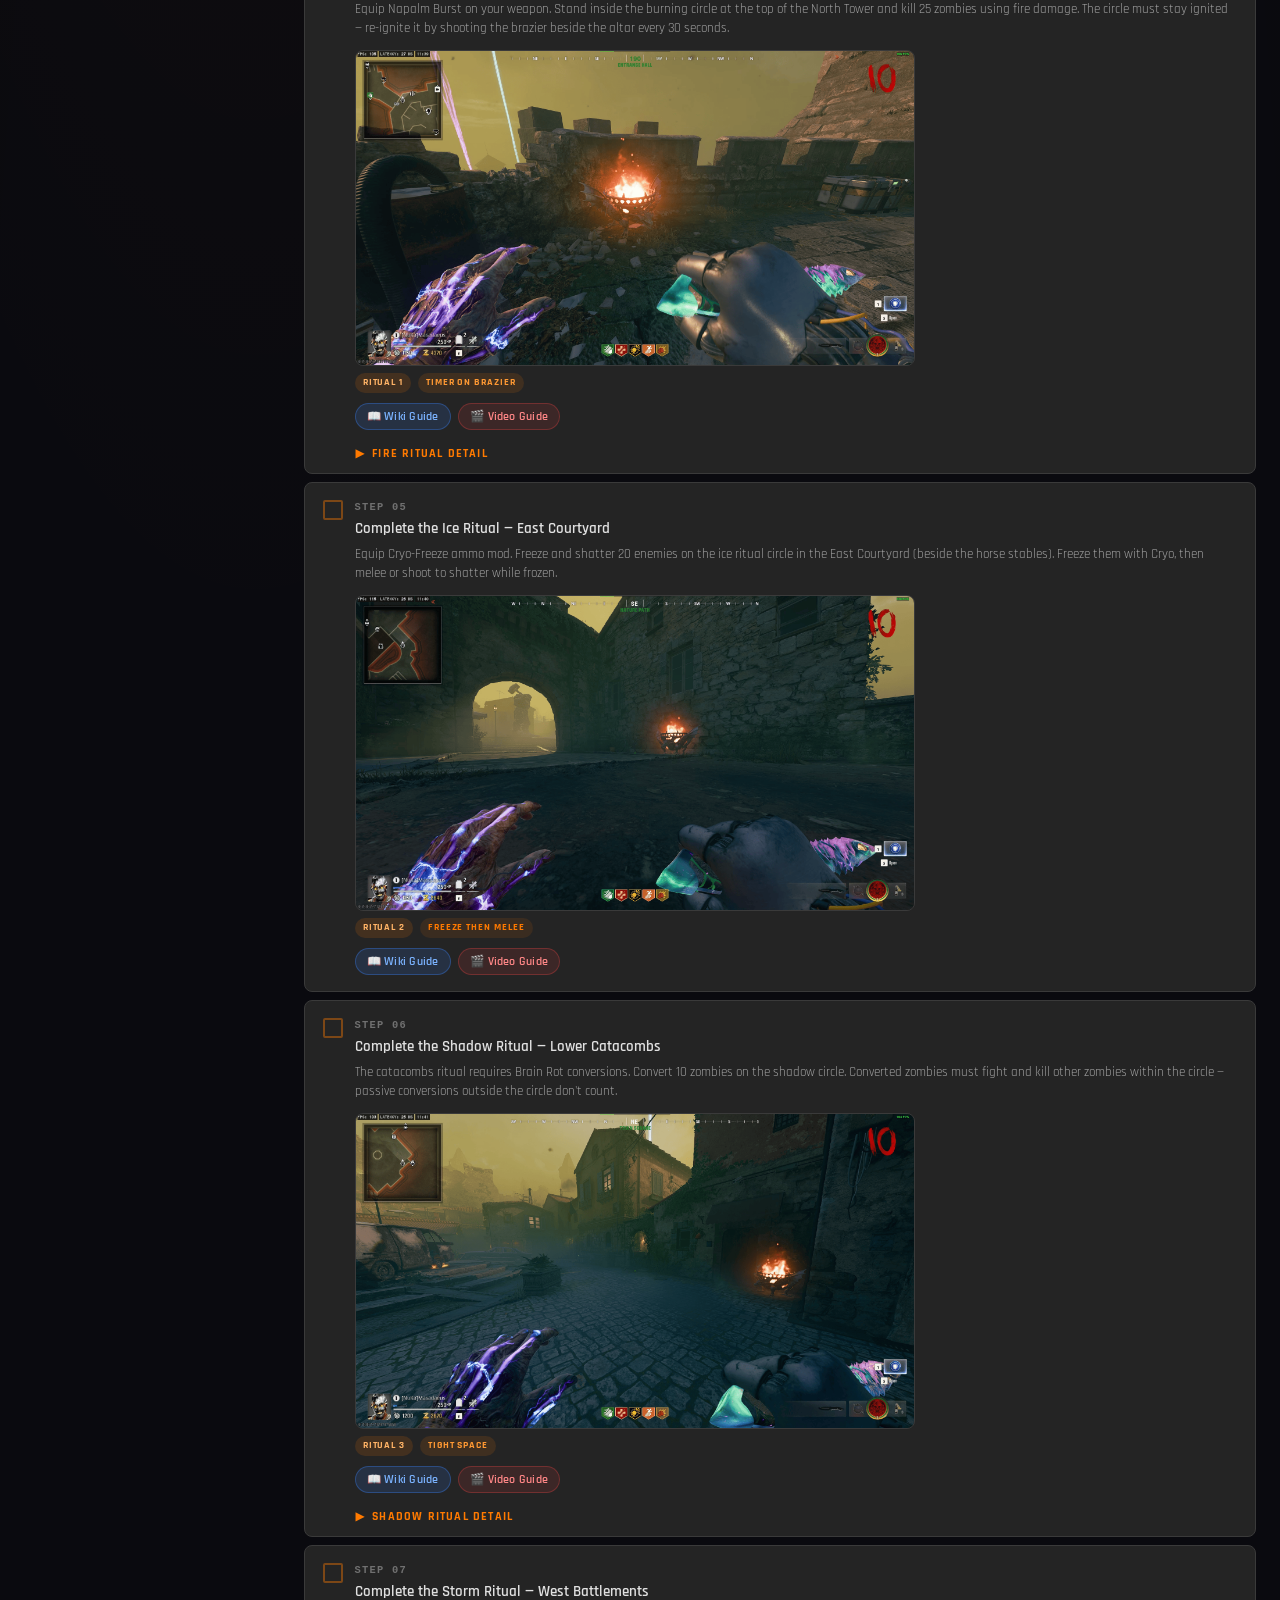
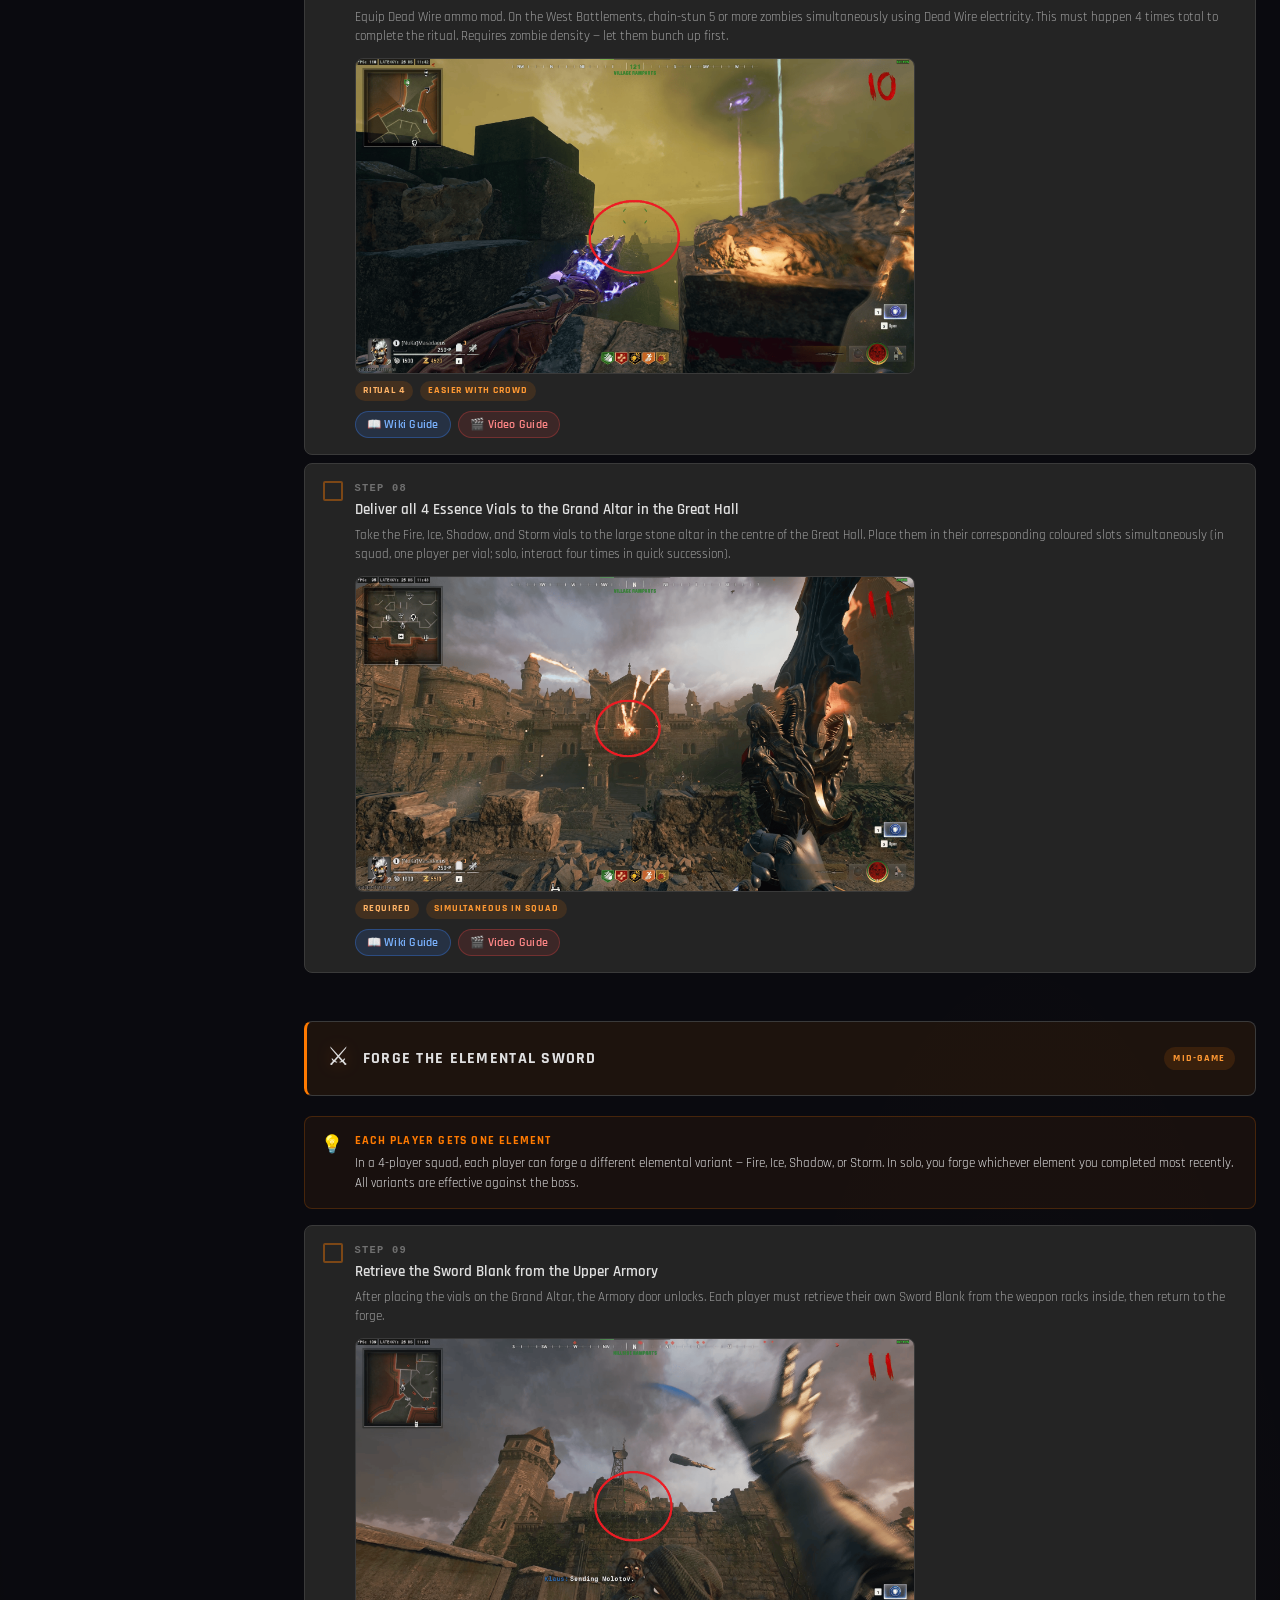
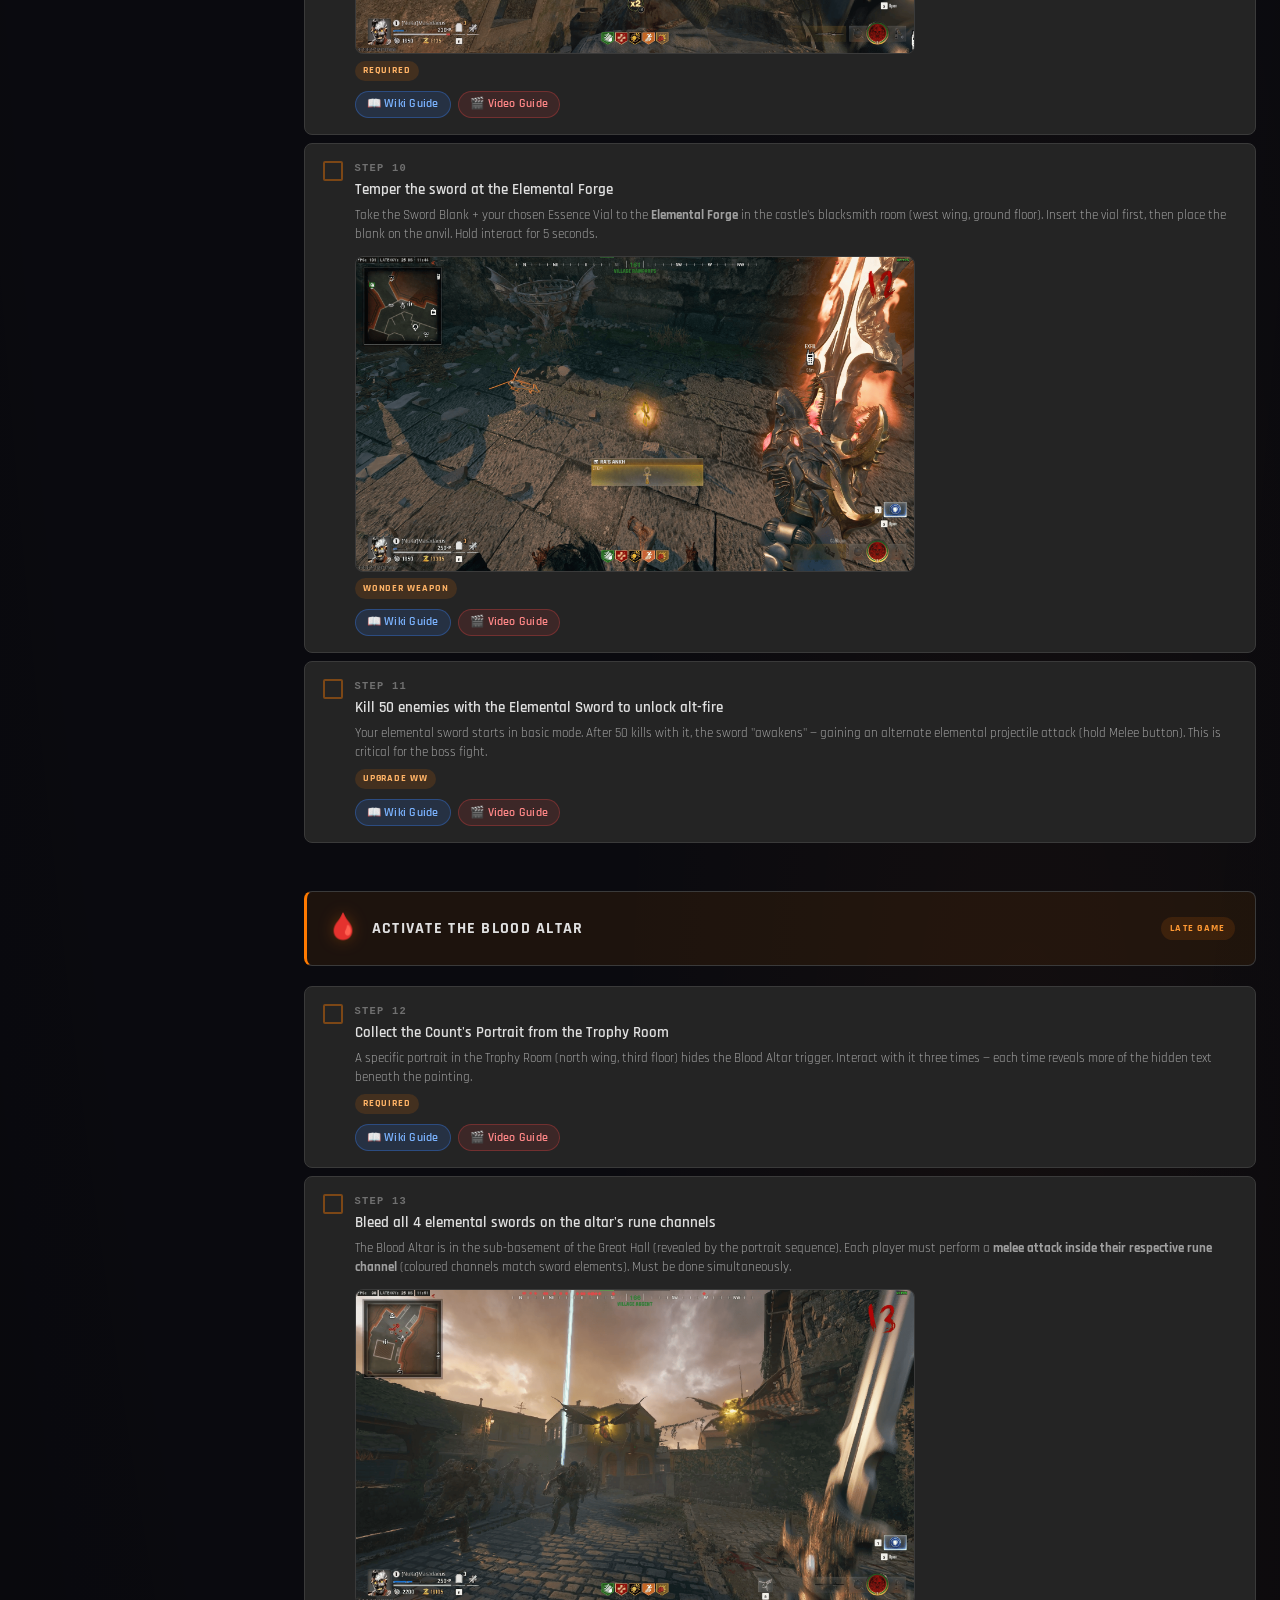
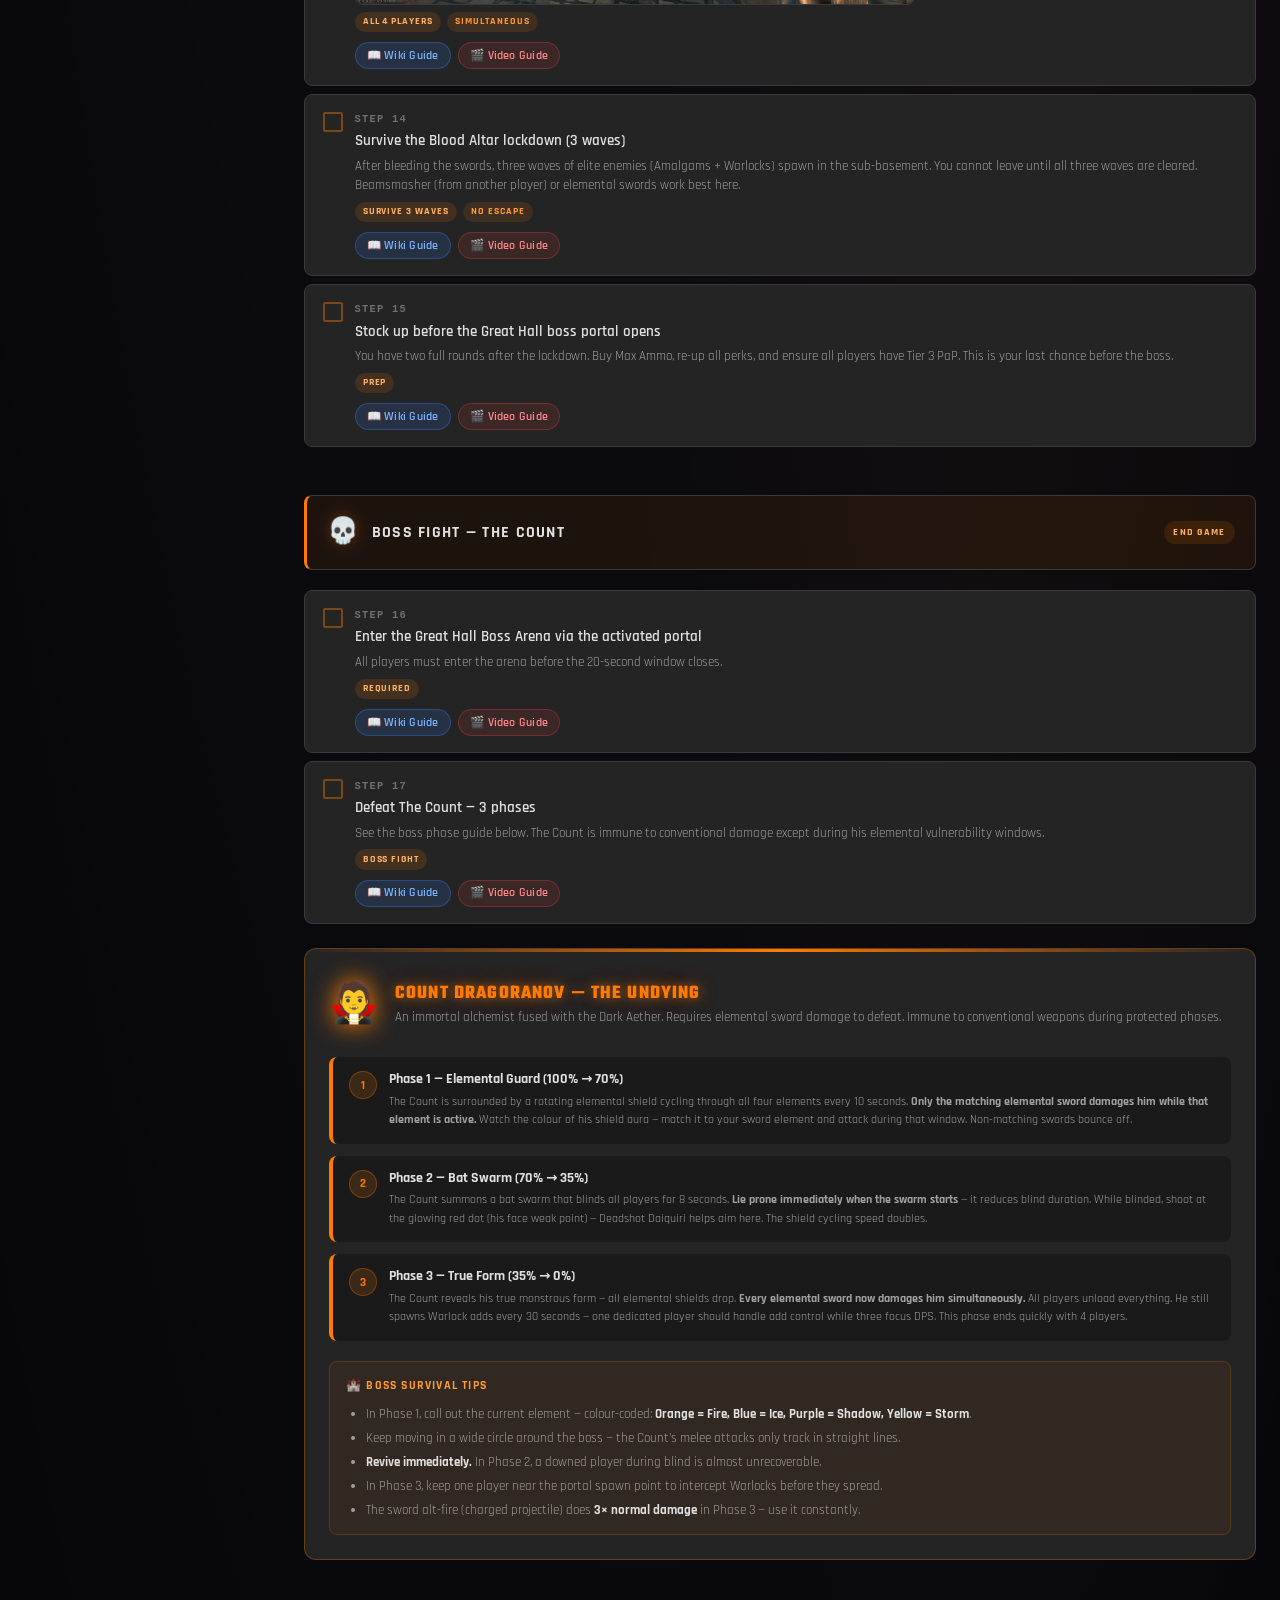
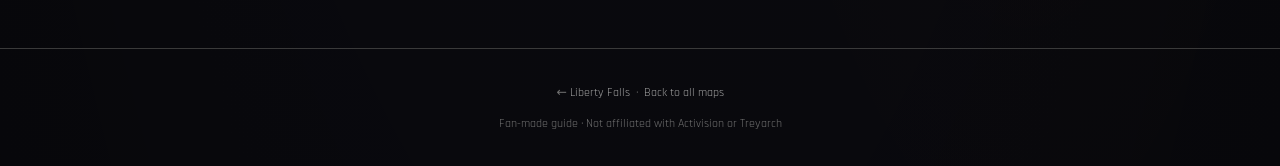
<file: citadelle.html>
<!DOCTYPE html>
<html lang="en">
<head>
  <meta charset="UTF-8" />
  <meta name="viewport" content="width=device-width, initial-scale=1.0" />
  <meta name="description" content="Citadelle des Morts Main Quest Easter Egg guide for Black Ops 6 Zombies. Elemental sword crafting, alchemical rituals, four WW variants, and Count Dracula boss fight." />
  <title>Citadelle des Morts Easter Egg Guide — BO6 Zombies</title>
  <link rel="stylesheet" href="css/style.css" />
  <link rel="icon" href="data:image/svg+xml,<svg xmlns='http://www.w3.org/2000/svg' viewBox='0 0 100 100'><text y='.9em' font-size='90'>🏰</text></svg>" />
  <meta name="theme-color" content="#0a0a0f" />
  <style>
    :root { --accent-color: #ff7a00; }
    .sidebar-nav a:hover, .sidebar-nav a.active {
      color: #ff7a00 !important;
      background: rgba(255, 122, 0, 0.12) !important;
      border-left-color: #ff7a00 !important;
    }
    .hero-stat-value { color: #ff7a00 !important; }
    .guide-hero h1 { color: #ff7a00; }
    .guide-hero-tag { color: #ff7a00 !important; }
    .section-header--purple { border-left-color: #ff7a00 !important; }
    .section-header--purple .section-icon { color: #ff7a00; }
    .mobile-bottom-nav a:hover,
    .mobile-bottom-nav a.active { color: #ff7a00 !important; background: rgba(255, 122, 0, 0.12) !important; }
    .step-checkbox { border-color: rgba(255, 122, 0, 0.4) !important; }
    .checklist-item.completed .step-checkbox {
      background: #ff7a00 !important; border-color: #ff7a00 !important; box-shadow: 0 0 8px rgba(255, 122, 0, 0.5) !important;
    }
    .sidebar-progress .progress-bar-fill { background: linear-gradient(90deg, #ff7a00, #ff9933) !important; }
    .section-header { border-left: 3px solid #ff7a00; }

    .element-cards { display:grid; grid-template-columns:repeat(auto-fit,minmax(200px,1fr)); gap:0.75rem; margin-bottom:1rem; }
    .element-card { background:var(--bg-card); border:1px solid var(--border-subtle); border-radius:var(--radius-md); padding:1rem; }
    .element-card.fire    { border-color:rgba(255,107,0,0.35); }
    .element-card.ice     { border-color:rgba(0,245,255,0.35); }
    .element-card.shadow  { border-color:rgba(255,122,0,0.35); }
    .element-card.storm   { border-color:rgba(255,230,0,0.35); }
    .element-card .el-icon { font-size:1.8rem; margin-bottom:0.5rem; }
    .element-card .el-name { font-size:0.85rem; font-weight:800; text-transform:uppercase; letter-spacing:0.06em; margin-bottom:0.3rem; }
    .element-card.fire   .el-name { color: #ff7a00; }
    .element-card.ice    .el-name { color: #66ccff; }
    .element-card.shadow .el-name { color: #ff9933; }
    .element-card.storm  .el-name { color: #ffb84d; }
    .element-card .el-desc { font-size:0.75rem; color:var(--text-secondary); line-height:1.5; }
  </style>
</head>
<body data-map-id="citadelle">

  <!-- ── Navigation ─────────────────────────────────────── -->
  <header class="site-header">
    <nav class="nav-inner" aria-label="Main navigation">
      <a href="index.html" class="nav-logo">
        <span class="logo-icon">[C]</span>
        <span>BO6<span class="accent"> Zombies</span></span>
      </a>
      <ul class="nav-links" role="list">
        <li><a href="index.html">Maps</a></li>
        <li><a href="terminus.html">Terminus</a></li>
        <li><a href="liberty-falls.html">Liberty Falls</a></li>
        <li><a href="citadelle.html" class="active">Citadelle</a></li>
      </ul>
      <button class="nav-timer-btn" aria-label="Open stopwatch timer">TIMER</button>
    </nav>
  </header>

  <div class="guide-layout">

    <!-- Sidebar -->
    <aside class="guide-sidebar" aria-label="Guide navigation">
      <p class="sidebar-label">Jump to Section</p>
      <ul class="sidebar-nav" role="list">
        <li><a href="#loadout">🎒 Recommended Loadout</a></li>
        <li><a href="#power">Power the Castle</a></li>
        <li><a href="#rituals">🔮 Alchemical Rituals</a></li>
        <li><a href="#swords">⚔ Forge Elemental Swords</a></li>
        <li><a href="#altar">🩸 The Blood Altar</a></li>
        <li><a href="#boss">Boss Fight — The Count</a></li>
      </ul>
      <div class="sidebar-progress" role="region" aria-label="Quest progress">
        <p class="sidebar-progress-label">Quest Progress</p>
        <div class="progress-bar-wrap">
          <div class="progress-bar-fill" style="width:0%"></div>
        </div>
        <div class="progress-text">
          <span class="pct">0%</span>
          <span class="count">0/0</span>
        </div>
        <button class="sidebar-reset-btn" type="button">↺ Reset Progress</button>
      </div>
    </aside>

    <!-- Main Content -->
    <main class="guide-main" id="main-content">

      <!-- Hero -->
      <div class="guide-hero guide-hero--citadelle">
        <p class="guide-hero-tag">Main Quest Easter Egg · Round-Based</p>
        <h1>Citadelle des Morts</h1>
        <p>
          A gothic French castle frozen in time by dark alchemy. Perform four
          elemental rituals, forge a Wonder Weapon sword in the armory, activate
          the Blood Altar under the great hall, and face the Count in an
          epic three-phase showdown. Best attempted with 4 players.
        </p>
        <div class="guide-hero-stats">
          <div class="hero-stat">
            <span class="hero-stat-value" style="color:var(--neon-purple)">26</span>
            <span class="hero-stat-label">Quest Steps</span>
          </div>
          <div class="hero-stat">
            <span class="hero-stat-value" style="color:var(--neon-orange)">3–4h</span>
            <span class="hero-stat-label">Avg Time</span>
          </div>
          <div class="hero-stat">
            <span class="hero-stat-value" style="color:var(--neon-red)">★★★</span>
            <span class="hero-stat-label">Difficulty</span>
          </div>
          <div class="hero-stat">
            <span class="hero-stat-value" style="color:var(--neon-orange)">4-Player</span>
            <span class="hero-stat-label">Recommended</span>
          </div>
        </div>
      </div>

      <!-- ── LOADOUT ─────────────────────────────────────── -->
      <section class="guide-section" id="loadout" aria-labelledby="loadout-heading">
        <div class="section-header section-header--purple">
          <span class="section-icon">🎒</span>
          <h2 id="loadout-heading">Recommended Loadout</h2>
          <span class="section-phase-tag phase-early">Pre-Game</span>
        </div>

        <div class="loadout-grid">
          <div class="loadout-card">
            <div class="loadout-card-header">
              <span class="loadout-icon">💊</span>
              <span class="loadout-label">Perks Priority</span>
            </div>
            <div class="loadout-items">
              <div class="loadout-item"><span class="dot" style="background:var(--neon-purple)"></span>
                <div><div class="item-name">Juggernaut</div><div class="item-why">Maximum HP essential — boss 1-shots at base HP</div></div>
              </div>
              <div class="loadout-item"><span class="dot" style="background:var(--neon-purple)"></span>
                <div><div class="item-name">Elemental Pop</div><div class="item-why">Random ammo mod on every shot — efficient for rituals</div></div>
              </div>
              <div class="loadout-item"><span class="dot" style="background:var(--neon-purple)"></span>
                <div><div class="item-name">Speed Cola</div><div class="item-why">Ritual steps require fast weapon swapping</div></div>
              </div>
              <div class="loadout-item"><span class="dot" style="background:var(--neon-purple)"></span>
                <div><div class="item-name">Deadshot Daiquiri</div><div class="item-why">Auto-aim on Count's face weakpoint in Phase 2</div></div>
              </div>
            </div>
          </div>

          <div class="loadout-card">
            <div class="loadout-card-header">
              <span class="loadout-icon">🧠</span>
              <span class="loadout-label">Gobblegums</span>
            </div>
            <div class="loadout-items">
              <div class="loadout-item"><span class="dot" style="background:var(--neon-purple)"></span>
                <div><div class="item-name">Perkaholic</div><div class="item-why">This map benefits enormously from all perks early</div></div>
              </div>
              <div class="loadout-item"><span class="dot" style="background:var(--neon-purple)"></span>
                <div><div class="item-name">Reign Drops</div><div class="item-why">All 4 Power-ups — major time saver on ritual steps</div></div>
              </div>
              <div class="loadout-item"><span class="dot" style="background:var(--neon-purple)"></span>
                <div><div class="item-name">Crate Power</div><div class="item-why">Instant PaP on any mystery box WW pull</div></div>
              </div>
            </div>
          </div>

          <div class="loadout-card">
            <div class="loadout-card-header">
              <span class="loadout-icon"></span>
              <span class="loadout-label">Weapons</span>
            </div>
            <div class="loadout-items">
              <div class="loadout-item"><span class="dot" style="background:var(--neon-purple)"></span>
                <div><div class="item-name">SVD (Sniper, PaP Tier 3)</div><div class="item-why">Long range essential for castle courtyard sections</div></div>
              </div>
              <div class="loadout-item"><span class="dot" style="background:var(--neon-purple)"></span>
                <div><div class="item-name">Elemental Sword (WW)</div><div class="item-why">Your chosen element — craft in the armory</div></div>
              </div>
            </div>
          </div>

          <div class="loadout-card">
            <div class="loadout-card-header">
              <span class="loadout-icon">🔮</span>
              <span class="loadout-label">Ammo Mods</span>
            </div>
            <div class="loadout-items">
              <div class="loadout-item"><span class="dot" style="background:var(--neon-purple)"></span>
                <div><div class="item-name">Cryo-Freeze</div><div class="item-why">Freezing zombies is required for the Ice ritual step</div></div>
              </div>
              <div class="loadout-item"><span class="dot" style="background:var(--neon-purple)"></span>
                <div><div class="item-name">Napalm Burst</div><div class="item-why">Required for Fire ritual step</div></div>
              </div>
            </div>
          </div>
        </div>

        <div class="callout callout-warn">
          <span class="callout-icon">⚠</span>
          <div class="callout-body">
            <strong>Squad Strategy Critical</strong>
            Citadelle des Morts has steps where all 4 players must be in
            different map areas simultaneously. Assign roles before entering:
            one player per quadrant of the castle during ritual activation.
          </div>
        </div>
      </section>

      <!-- ── POWER ───────────────────────────────────────── -->
      <section class="guide-section" id="power" aria-labelledby="power-heading">
        <div class="section-header section-header--purple">
          <span class="section-icon">⚡</span>
          <h2 id="power-heading">Power the Castle</h2>
          <span class="section-phase-tag phase-early">Rounds 1–5</span>
        </div>

        <div class="checklist" role="list">

          <div class="checklist-item" data-step-id="cit001" data-wiki-url="https://callofduty.fandom.com/wiki/Citadelle_des_Morts#Easter_Egg" data-yt-search="citadelle des morts bo6 zombies easter egg guide" role="listitem">
            <div class="step-main" tabindex="0" role="button" aria-pressed="false">
              <div class="step-checkbox" aria-hidden="true">
                <svg width="12" height="10" viewBox="0 0 12 10" fill="none">
                  <path d="M1 5l3.5 3.5L11 1" stroke="#000" stroke-width="2.2" stroke-linecap="round" stroke-linejoin="round"/>
                </svg>
              </div>
              <div class="step-content">
                <div class="step-number">STEP 01</div>
                <div class="step-title">Activate the Alchemist's Furnace in the Lower Dungeon</div>
                <div class="step-desc">
                  The castle's power source is an ancient furnace in the lower dungeon
                  (beneath the Great Hall). Throw any Field Upgrade at it to ignite.
                  The furnace powers the castle's lighting and unlocks the PaP
                  machine in the Upper Armory.
                  <img class="step-img" src="images/citadelle-step1.png" alt="citadelle step 1" loading="lazy">
                </div>
                <div class="step-tags">
                  <span class="step-tag tag-required">Required</span>
                  <span class="step-tag tag-tip">Unlocks PaP</span>
                </div>
              </div>
            </div>
          </div>

          <div class="checklist-item" data-step-id="cit002" data-wiki-url="https://callofduty.fandom.com/wiki/Citadelle_des_Morts#Easter_Egg" data-yt-search="citadelle des morts bo6 zombies easter egg guide" role="listitem">
            <div class="step-main" tabindex="0" role="button" aria-pressed="false">
              <div class="step-checkbox" aria-hidden="true">
                <svg width="12" height="10" viewBox="0 0 12 10" fill="none">
                  <path d="M1 5l3.5 3.5L11 1" stroke="#000" stroke-width="2.2" stroke-linecap="round" stroke-linejoin="round"/>
                </svg>
              </div>
              <div class="step-content">
                <div class="step-number">STEP 02</div>
                <div class="step-title">Collect the Alchemist's Journal (Quest Trigger)</div>
                <div class="step-desc">
                  A leather-bound journal with a glowing purple rune on its cover sits
                  on the reading stand in the <strong>Castle Library</strong> (east wing,
                  second floor). Reading it starts the main quest and reveals the four
                  elemental ritual locations.
                  <img class="step-img" src="images/citadelle-step2.png" alt="citadelle step 2" loading="lazy">
                </div>
                <div class="step-tags">
                  <span class="step-tag tag-required">Triggers Quest</span>
                </div>
              </div>
            </div>
          </div>

          <div class="checklist-item" data-step-id="cit003" data-wiki-url="https://callofduty.fandom.com/wiki/Citadelle_des_Morts#Easter_Egg" data-yt-search="citadelle des morts bo6 zombies easter egg guide" role="listitem">
            <div class="step-main" tabindex="0" role="button" aria-pressed="false">
              <div class="step-checkbox" aria-hidden="true">
                <svg width="12" height="10" viewBox="0 0 12 10" fill="none">
                  <path d="M1 5l3.5 3.5L11 1" stroke="#000" stroke-width="2.2" stroke-linecap="round" stroke-linejoin="round"/>
                </svg>
              </div>
              <div class="step-content">
                <div class="step-number">STEP 03</div>
                <div class="step-title">Pack-a-Punch your main weapon to at least Tier 2</div>
                <div class="step-desc">
                  The ritual steps begin spawning elite enemies at Round 8+.
                  Tier 2 PaP is the minimum — Tier 3 recommended before
                  beginning the Fire and Shadow rituals.
                  <img class="step-img" src="images/citadelle-step3.png" alt="citadelle step 3" loading="lazy">
                </div>
                <div class="step-tags"><span class="step-tag tag-required">Required</span></div>
              </div>
            </div>
          </div>

        </div>
      </section>

      <!-- ── RITUALS ─────────────────────────────────────── -->
      <section class="guide-section" id="rituals" aria-labelledby="rituals-heading">
        <div class="section-header section-header--purple">
          <span class="section-icon">🔮</span>
          <h2 id="rituals-heading">Complete the 4 Alchemical Rituals</h2>
          <span class="section-phase-tag phase-mid">Mid-Game</span>
        </div>

        <p style="font-size:0.85rem;color:var(--text-secondary);margin-bottom:1.25rem;line-height:1.6;">
          Four elemental ritual sites are scattered throughout the castle. Each ritual
          requires a specific ammo mod and a unique challenge. Complete them in
          any order — all four must be done before accessing the Sword Armory.
        </p>

        <!-- Element overview -->
        <div class="element-cards" role="list">
          <div class="element-card fire" role="listitem">
            <div class="el-icon">🔥</div>
            <div class="el-name">Fire Ritual</div>
            <div class="el-desc">Location: North Tower<br>Ammo Mod: Napalm Burst<br>Challenge: Kill 25 zombies with fire damage on the ritual circle</div>
          </div>
          <div class="element-card ice" role="listitem">
            <div class="el-icon">❄</div>
            <div class="el-name">Ice Ritual</div>
            <div class="el-desc">Location: East Courtyard<br>Ammo Mod: Cryo-Freeze<br>Challenge: Freeze and shatter 20 zombies on the ritual circle</div>
          </div>
          <div class="element-card shadow" role="listitem">
            <div class="el-icon">🌑</div>
            <div class="el-name">Shadow Ritual</div>
            <div class="el-desc">Location: Lower Catacombs<br>Ammo Mod: Brain Rot<br>Challenge: Convert 10 zombies to fight each other on the circle</div>
          </div>
          <div class="element-card storm" role="listitem">
            <div class="el-icon">⚡</div>
            <div class="el-name">Storm Ritual</div>
            <div class="el-desc">Location: West Battlements<br>Ammo Mod: Dead Wire<br>Challenge: Chain stun 5 zombies simultaneously 4 times</div>
          </div>
        </div>

        <div class="checklist" role="list">

          <div class="checklist-item" data-step-id="cit004" data-wiki-url="https://callofduty.fandom.com/wiki/Citadelle_des_Morts#Easter_Egg" data-yt-search="citadelle des morts bo6 zombies easter egg guide" role="listitem">
            <div class="step-main" tabindex="0" role="button" aria-pressed="false">
              <div class="step-checkbox" aria-hidden="true">
                <svg width="12" height="10" viewBox="0 0 12 10" fill="none">
                  <path d="M1 5l3.5 3.5L11 1" stroke="#000" stroke-width="2.2" stroke-linecap="round" stroke-linejoin="round"/>
                </svg>
              </div>
              <div class="step-content">
                <div class="step-number">STEP 04</div>
                <div class="step-title">Complete the Fire Ritual — North Tower</div>
                <div class="step-desc">
                  Equip Napalm Burst on your weapon. Stand inside the burning
                  circle at the top of the North Tower and kill 25 zombies using
                  fire damage. The circle must stay ignited — re-ignite it by
                  shooting the brazier beside the altar every 30 seconds.
                  <img class="step-img" src="images/citadelle-step4.png" alt="citadelle step 4" loading="lazy">
                </div>
                <div class="step-tags">
                  <span class="step-tag tag-required">Ritual 1</span>
                  <span class="step-tag tag-warning">Timer on brazier</span>
                </div>
              </div>
            </div>
            <button class="substep-toggle" data-target="subs-cit004" aria-expanded="false">
              <span class="toggle-icon">▶</span> Fire Ritual Detail
            </button>
            <div class="substeps" id="subs-cit004" role="region">
              <ol>
                <li>Climb the North Tower stairs (buy the 1000pt door near the chapel).</li>
                <li>Interact with the stone altar at the top to activate the ritual circle.</li>
                <li>Equip <strong>Napalm Burst</strong> ammo mod on your weapon.</li>
                <li>Kill 25 zombies with fire damage <em>within the circle boundary</em>. Kills outside the circle don't count.</li>
                <li>Every 30 seconds the circle dims — shoot the stone brazier to re-ignite it.</li>
                <li>On completion a <strong>Fire Essence Vial</strong> appears on the altar. Collect it.</li>
              </ol>
              <p class="sub-note">💡 Tip: Stand at the circle's centre and let zombies walk into you — less positioning needed.</p>
            </div>
          </div>

          <div class="checklist-item" data-step-id="cit005" data-wiki-url="https://callofduty.fandom.com/wiki/Citadelle_des_Morts#Easter_Egg" data-yt-search="citadelle des morts bo6 zombies easter egg guide" role="listitem">
            <div class="step-main" tabindex="0" role="button" aria-pressed="false">
              <div class="step-checkbox" aria-hidden="true">
                <svg width="12" height="10" viewBox="0 0 12 10" fill="none">
                  <path d="M1 5l3.5 3.5L11 1" stroke="#000" stroke-width="2.2" stroke-linecap="round" stroke-linejoin="round"/>
                </svg>
              </div>
              <div class="step-content">
                <div class="step-number">STEP 05</div>
                <div class="step-title">Complete the Ice Ritual — East Courtyard</div>
                <div class="step-desc">
                  Equip Cryo-Freeze ammo mod. Freeze and shatter 20 enemies
                  on the ice ritual circle in the East Courtyard (beside the
                  horse stables). Freeze them with Cryo, then melee or shoot
                  to shatter while frozen.
                  <img class="step-img" src="images/citadelle-step5.png" alt="citadelle step 5" loading="lazy">
                </div>
                <div class="step-tags">
                  <span class="step-tag tag-required">Ritual 2</span>
                  <span class="step-tag tag-tip">Freeze then melee</span>
                </div>
              </div>
            </div>
          </div>

          <div class="checklist-item" data-step-id="cit006" data-wiki-url="https://callofduty.fandom.com/wiki/Citadelle_des_Morts#Easter_Egg" data-yt-search="citadelle des morts bo6 zombies easter egg guide" role="listitem">
            <div class="step-main" tabindex="0" role="button" aria-pressed="false">
              <div class="step-checkbox" aria-hidden="true">
                <svg width="12" height="10" viewBox="0 0 12 10" fill="none">
                  <path d="M1 5l3.5 3.5L11 1" stroke="#000" stroke-width="2.2" stroke-linecap="round" stroke-linejoin="round"/>
                </svg>
              </div>
              <div class="step-content">
                <div class="step-number">STEP 06</div>
                <div class="step-title">Complete the Shadow Ritual — Lower Catacombs</div>
                <div class="step-desc">
                  The catacombs ritual requires Brain Rot conversions.
                  Convert 10 zombies on the shadow circle. Converted zombies
                  must fight and kill other zombies within the circle —
                  passive conversions outside the circle don't count.
                  <img class="step-img" src="images/citadelle-step6.png" alt="citadelle step 6" loading="lazy">
                </div>
                <div class="step-tags">
                  <span class="step-tag tag-required">Ritual 3</span>
                  <span class="step-tag tag-warning">Tight space</span>
                </div>
              </div>
            </div>
            <button class="substep-toggle" data-target="subs-cit006" aria-expanded="false">
              <span class="toggle-icon">▶</span> Shadow Ritual Detail
            </button>
            <div class="substeps" id="subs-cit006" role="region">
              <ol>
                <li>Access the Lower Catacombs via the trapdoor in the wine cellar (buy the 1500pt door).</li>
                <li>Activate the ritual circle — it pulses with dark purple energy.</li>
                <li>Equip <strong>Brain Rot</strong> ammo mod.</li>
                <li>Stand just outside the circle. As zombies enter it, shoot them once with Brain Rot to convert them.</li>
                <li>Converted zombies will automatically attack others. You need 10 conversions — they don't need to win their fight.</li>
                <li>Collect the <strong>Shadow Essence Vial</strong> from the altar after the 10th conversion.</li>
              </ol>
              <p class="sub-note">⚠ The catacombs corridor is narrow. Place a Proximity Mine at the far end to prevent behind-flanks.</p>
            </div>
          </div>

          <div class="checklist-item" data-step-id="cit007" data-wiki-url="https://callofduty.fandom.com/wiki/Citadelle_des_Morts#Easter_Egg" data-yt-search="citadelle des morts bo6 zombies easter egg guide" role="listitem">
            <div class="step-main" tabindex="0" role="button" aria-pressed="false">
              <div class="step-checkbox" aria-hidden="true">
                <svg width="12" height="10" viewBox="0 0 12 10" fill="none">
                  <path d="M1 5l3.5 3.5L11 1" stroke="#000" stroke-width="2.2" stroke-linecap="round" stroke-linejoin="round"/>
                </svg>
              </div>
              <div class="step-content">
                <div class="step-number">STEP 07</div>
                <div class="step-title">Complete the Storm Ritual — West Battlements</div>
                <div class="step-desc">
                  Equip Dead Wire ammo mod. On the West Battlements, chain-stun
                  5 or more zombies simultaneously using Dead Wire electricity.
                  This must happen 4 times total to complete the ritual.
                  Requires zombie density — let them bunch up first.
                  <img class="step-img" src="images/citadelle-step7.png" alt="citadelle step 7" loading="lazy">
                </div>
                <div class="step-tags">
                  <span class="step-tag tag-required">Ritual 4</span>
                  <span class="step-tag tag-squad">Easier with crowd</span>
                </div>
              </div>
            </div>
          </div>

          <div class="checklist-item" data-step-id="cit008" data-wiki-url="https://callofduty.fandom.com/wiki/Citadelle_des_Morts#Easter_Egg" data-yt-search="citadelle des morts bo6 zombies easter egg guide" role="listitem">
            <div class="step-main" tabindex="0" role="button" aria-pressed="false">
              <div class="step-checkbox" aria-hidden="true">
                <svg width="12" height="10" viewBox="0 0 12 10" fill="none">
                  <path d="M1 5l3.5 3.5L11 1" stroke="#000" stroke-width="2.2" stroke-linecap="round" stroke-linejoin="round"/>
                </svg>
              </div>
              <div class="step-content">
                <div class="step-number">STEP 08</div>
                <div class="step-title">Deliver all 4 Essence Vials to the Grand Altar in the Great Hall</div>
                <div class="step-desc">
                  Take the Fire, Ice, Shadow, and Storm vials to the large stone altar
                  in the centre of the Great Hall. Place them in their corresponding
                  coloured slots simultaneously (in squad, one player per vial;
                  solo, interact four times in quick succession).
                  <img class="step-img" src="images/citadelle-step8.png" alt="citadelle step 8" loading="lazy">
                </div>
                <div class="step-tags">
                  <span class="step-tag tag-required">Required</span>
                  <span class="step-tag tag-squad">Simultaneous in squad</span>
                </div>
              </div>
            </div>
          </div>

        </div>
      </section>

      <!-- ── SWORDS ──────────────────────────────────────── -->
      <section class="guide-section" id="swords" aria-labelledby="swords-heading">
        <div class="section-header section-header--yellow">
          <span class="section-icon">⚔</span>
          <h2 id="swords-heading">Forge the Elemental Sword</h2>
          <span class="section-phase-tag phase-mid">Mid-Game</span>
        </div>

        <div class="callout callout-tip" style="margin-bottom:1rem;">
          <span class="callout-icon">💡</span>
          <div class="callout-body">
            <strong>Each Player Gets One Element</strong>
            In a 4-player squad, each player can forge a different elemental variant —
            Fire, Ice, Shadow, or Storm. In solo, you forge whichever element you
            completed most recently. All variants are effective against the boss.
          </div>
        </div>

        <div class="checklist" role="list">

          <div class="checklist-item" data-step-id="cit009" data-wiki-url="https://callofduty.fandom.com/wiki/Citadelle_des_Morts#Easter_Egg" data-yt-search="citadelle des morts bo6 zombies easter egg guide" role="listitem">
            <div class="step-main" tabindex="0" role="button" aria-pressed="false">
              <div class="step-checkbox" aria-hidden="true">
                <svg width="12" height="10" viewBox="0 0 12 10" fill="none">
                  <path d="M1 5l3.5 3.5L11 1" stroke="#000" stroke-width="2.2" stroke-linecap="round" stroke-linejoin="round"/>
                </svg>
              </div>
              <div class="step-content">
                <div class="step-number">STEP 09</div>
                <div class="step-title">Retrieve the Sword Blank from the Upper Armory</div>
                <div class="step-desc">
                  After placing the vials on the Grand Altar, the Armory door
                  unlocks. Each player must retrieve their own Sword Blank from
                  the weapon racks inside, then return to the forge.
                  <img class="step-img" src="images/citadelle-step9.png" alt="citadelle step 9" loading="lazy">
                </div>
                <div class="step-tags"><span class="step-tag tag-required">Required</span></div>
              </div>
            </div>
          </div>

          <div class="checklist-item" data-step-id="cit010" data-wiki-url="https://callofduty.fandom.com/wiki/Citadelle_des_Morts#Easter_Egg" data-yt-search="citadelle des morts bo6 zombies easter egg guide" role="listitem">
            <div class="step-main" tabindex="0" role="button" aria-pressed="false">
              <div class="step-checkbox" aria-hidden="true">
                <svg width="12" height="10" viewBox="0 0 12 10" fill="none">
                  <path d="M1 5l3.5 3.5L11 1" stroke="#000" stroke-width="2.2" stroke-linecap="round" stroke-linejoin="round"/>
                </svg>
              </div>
              <div class="step-content">
                <div class="step-number">STEP 10</div>
                <div class="step-title">Temper the sword at the Elemental Forge</div>
                <div class="step-desc">
                  Take the Sword Blank + your chosen Essence Vial to the
                  <strong>Elemental Forge</strong> in the castle's blacksmith
                  room (west wing, ground floor). Insert the vial first, then
                  place the blank on the anvil. Hold interact for 5 seconds.
                  <img class="step-img" src="images/citadelle-step10.png" alt="citadelle step 10" loading="lazy">
                </div>
                <div class="step-tags"><span class="step-tag tag-required">Wonder Weapon</span></div>
              </div>
            </div>
          </div>

          <div class="checklist-item" data-step-id="cit011" data-wiki-url="https://callofduty.fandom.com/wiki/Citadelle_des_Morts#Easter_Egg" data-yt-search="citadelle des morts bo6 zombies easter egg guide" role="listitem">
            <div class="step-main" tabindex="0" role="button" aria-pressed="false">
              <div class="step-checkbox" aria-hidden="true">
                <svg width="12" height="10" viewBox="0 0 12 10" fill="none">
                  <path d="M1 5l3.5 3.5L11 1" stroke="#000" stroke-width="2.2" stroke-linecap="round" stroke-linejoin="round"/>
                </svg>
              </div>
              <div class="step-content">
                <div class="step-number">STEP 11</div>
                <div class="step-title">Kill 50 enemies with the Elemental Sword to unlock alt-fire</div>
                <div class="step-desc">
                  Your elemental sword starts in basic mode. After 50 kills with it,
                  the sword "awakens" — gaining an alternate elemental projectile
                  attack (hold Melee button). This is critical for the boss fight.
                </div>
                <div class="step-tags"><span class="step-tag tag-required">Upgrade WW</span></div>
              </div>
            </div>
          </div>

        </div>
      </section>

      <!-- ── BLOOD ALTAR ────────────────────────────────── -->
      <section class="guide-section" id="altar" aria-labelledby="altar-heading">
        <div class="section-header section-header--red">
          <span class="section-icon">🩸</span>
          <h2 id="altar-heading">Activate the Blood Altar</h2>
          <span class="section-phase-tag phase-mid">Late Game</span>
        </div>

        <div class="checklist" role="list">

          <div class="checklist-item" data-step-id="cit012" data-wiki-url="https://callofduty.fandom.com/wiki/Citadelle_des_Morts#Easter_Egg" data-yt-search="citadelle des morts bo6 zombies easter egg guide" role="listitem">
            <div class="step-main" tabindex="0" role="button" aria-pressed="false">
              <div class="step-checkbox" aria-hidden="true">
                <svg width="12" height="10" viewBox="0 0 12 10" fill="none">
                  <path d="M1 5l3.5 3.5L11 1" stroke="#000" stroke-width="2.2" stroke-linecap="round" stroke-linejoin="round"/>
                </svg>
              </div>
              <div class="step-content">
                <div class="step-number">STEP 12</div>
                <div class="step-title">Collect the Count's Portrait from the Trophy Room</div>
                <div class="step-desc">
                  A specific portrait in the Trophy Room (north wing, third floor)
                  hides the Blood Altar trigger. Interact with it three times —
                  each time reveals more of the hidden text beneath the painting.
                  
                </div>
                <div class="step-tags"><span class="step-tag tag-required">Required</span></div>
              </div>
            </div>
          </div>

          <div class="checklist-item" data-step-id="cit013" data-wiki-url="https://callofduty.fandom.com/wiki/Citadelle_des_Morts#Easter_Egg" data-yt-search="citadelle des morts bo6 zombies easter egg guide" role="listitem">
            <div class="step-main" tabindex="0" role="button" aria-pressed="false">
              <div class="step-checkbox" aria-hidden="true">
                <svg width="12" height="10" viewBox="0 0 12 10" fill="none">
                  <path d="M1 5l3.5 3.5L11 1" stroke="#000" stroke-width="2.2" stroke-linecap="round" stroke-linejoin="round"/>
                </svg>
              </div>
              <div class="step-content">
                <div class="step-number">STEP 13</div>
                <div class="step-title">Bleed all 4 elemental swords on the altar's rune channels</div>
                <div class="step-desc">
                  The Blood Altar is in the sub-basement of the Great Hall
                  (revealed by the portrait sequence). Each player must perform
                  a <strong>melee attack inside their respective rune channel</strong>
                  (coloured channels match sword elements). Must be done simultaneously.
                  <img class="step-img" src="images/citadelle-step12.png" alt="citadelle step 12" loading="lazy">
                </div>
                <div class="step-tags">
                  <span class="step-tag tag-required">All 4 Players</span>
                  <span class="step-tag tag-warning">Simultaneous</span>
                </div>
              </div>
            </div>
          </div>

          <div class="checklist-item" data-step-id="cit014" data-wiki-url="https://callofduty.fandom.com/wiki/Citadelle_des_Morts#Easter_Egg" data-yt-search="citadelle des morts bo6 zombies easter egg guide" role="listitem">
            <div class="step-main" tabindex="0" role="button" aria-pressed="false">
              <div class="step-checkbox" aria-hidden="true">
                <svg width="12" height="10" viewBox="0 0 12 10" fill="none">
                  <path d="M1 5l3.5 3.5L11 1" stroke="#000" stroke-width="2.2" stroke-linecap="round" stroke-linejoin="round"/>
                </svg>
              </div>
              <div class="step-content">
                <div class="step-number">STEP 14</div>
                <div class="step-title">Survive the Blood Altar lockdown (3 waves)</div>
                <div class="step-desc">
                  After bleeding the swords, three waves of elite enemies
                  (Amalgams + Warlocks) spawn in the sub-basement. You
                  cannot leave until all three waves are cleared.
                  Beamsmasher (from another player) or elemental swords work best here.
                </div>
                <div class="step-tags">
                  <span class="step-tag tag-required">Survive 3 Waves</span>
                  <span class="step-tag tag-warning">No escape</span>
                </div>
              </div>
            </div>
          </div>

          <div class="checklist-item" data-step-id="cit015" data-wiki-url="https://callofduty.fandom.com/wiki/Citadelle_des_Morts#Easter_Egg" data-yt-search="citadelle des morts bo6 zombies easter egg guide" role="listitem">
            <div class="step-main" tabindex="0" role="button" aria-pressed="false">
              <div class="step-checkbox" aria-hidden="true">
                <svg width="12" height="10" viewBox="0 0 12 10" fill="none">
                  <path d="M1 5l3.5 3.5L11 1" stroke="#000" stroke-width="2.2" stroke-linecap="round" stroke-linejoin="round"/>
                </svg>
              </div>
              <div class="step-content">
                <div class="step-number">STEP 15</div>
                <div class="step-title">Stock up before the Great Hall boss portal opens</div>
                <div class="step-desc">
                  You have two full rounds after the lockdown. Buy Max Ammo,
                  re-up all perks, and ensure all players have Tier 3 PaP.
                  This is your last chance before the boss.
                </div>
                <div class="step-tags"><span class="step-tag tag-required">Prep</span></div>
              </div>
            </div>
          </div>

        </div>
      </section>

      <!-- ── BOSS FIGHT ─────────────────────────────────── -->
      <section class="guide-section" id="boss" aria-labelledby="boss-heading">
        <div class="section-header section-header--red">
          <span class="section-icon">💀</span>
          <h2 id="boss-heading">Boss Fight — The Count</h2>
          <span class="section-phase-tag phase-boss">End Game</span>
        </div>

        <div class="checklist" role="list">
          <div class="checklist-item" data-step-id="cit016" data-wiki-url="https://callofduty.fandom.com/wiki/Citadelle_des_Morts#Easter_Egg" data-yt-search="citadelle des morts bo6 zombies easter egg guide" role="listitem">
            <div class="step-main" tabindex="0" role="button" aria-pressed="false">
              <div class="step-checkbox" aria-hidden="true">
                <svg width="12" height="10" viewBox="0 0 12 10" fill="none">
                  <path d="M1 5l3.5 3.5L11 1" stroke="#000" stroke-width="2.2" stroke-linecap="round" stroke-linejoin="round"/>
                </svg>
              </div>
              <div class="step-content">
                <div class="step-number">STEP 16</div>
                <div class="step-title">Enter the Great Hall Boss Arena via the activated portal</div>
                <div class="step-desc">All players must enter the arena before the 20-second window closes.</div>
                <div class="step-tags"><span class="step-tag tag-required">Required</span></div>
              </div>
            </div>
          </div>

          <div class="checklist-item" data-step-id="cit017" data-wiki-url="https://callofduty.fandom.com/wiki/Citadelle_des_Morts#Easter_Egg" data-yt-search="citadelle des morts bo6 zombies easter egg guide" role="listitem">
            <div class="step-main" tabindex="0" role="button" aria-pressed="false">
              <div class="step-checkbox" aria-hidden="true">
                <svg width="12" height="10" viewBox="0 0 12 10" fill="none">
                  <path d="M1 5l3.5 3.5L11 1" stroke="#000" stroke-width="2.2" stroke-linecap="round" stroke-linejoin="round"/>
                </svg>
              </div>
              <div class="step-content">
                <div class="step-number">STEP 17</div>
                <div class="step-title">Defeat The Count — 3 phases</div>
                <div class="step-desc">See the boss phase guide below. The Count is immune to conventional damage except during his elemental vulnerability windows.</div>
                <div class="step-tags"><span class="step-tag tag-required">Boss Fight</span></div>
              </div>
            </div>
          </div>
        </div>

        <div class="boss-section" style="margin-top:1.5rem;" aria-label="Boss fight details">
          <div class="boss-header">
            <span class="boss-icon">🧛</span>
            <div class="boss-info">
              <h3>Count Dragoranov — The Undying</h3>
              <p>An immortal alchemist fused with the Dark Aether. Requires elemental sword damage to defeat. Immune to conventional weapons during protected phases.</p>
            </div>
          </div>

          <div class="boss-phases" role="list">
            <div class="boss-phase" role="listitem">
              <span class="phase-num">1</span>
              <div class="phase-detail">
                <h4>Phase 1 — Elemental Guard (100% → 70%)</h4>
                <p>
                  The Count is surrounded by a rotating elemental shield cycling
                  through all four elements every 10 seconds. <strong>Only the matching
                  elemental sword damages him while that element is active.</strong>
                  Watch the colour of his shield aura — match it to your sword
                  element and attack during that window. Non-matching swords bounce off.
                </p>
              </div>
            </div>
            <div class="boss-phase" role="listitem">
              <span class="phase-num">2</span>
              <div class="phase-detail">
                <h4>Phase 2 — Bat Swarm (70% → 35%)</h4>
                <p>
                  The Count summons a bat swarm that blinds all players for
                  8 seconds. <strong>Lie prone immediately when the swarm starts</strong>
                  — it reduces blind duration. While blinded, shoot at the
                  glowing red dot (his face weak point) — Deadshot Daiquiri
                  helps aim here. The shield cycling speed doubles.
                </p>
              </div>
            </div>
            <div class="boss-phase" role="listitem">
              <span class="phase-num">3</span>
              <div class="phase-detail">
                <h4>Phase 3 — True Form (35% → 0%)</h4>
                <p>
                  The Count reveals his true monstrous form — all elemental
                  shields drop. <strong>Every elemental sword now damages him
                  simultaneously.</strong> All players unload everything.
                  He still spawns Warlock adds every 30 seconds — one
                  dedicated player should handle add control while three
                  focus DPS. This phase ends quickly with 4 players.
                </p>
              </div>
            </div>
          </div>

          <div class="boss-tips">
            <p class="boss-tips-title">🏰 Boss Survival Tips</p>
            <ul>
              <li>In Phase 1, call out the current element — colour-coded: <strong>Orange = Fire, Blue = Ice, Purple = Shadow, Yellow = Storm</strong>.</li>
              <li>Keep moving in a wide circle around the boss — the Count's melee attacks only track in straight lines.</li>
              <li><strong>Revive immediately.</strong> In Phase 2, a downed player during blind is almost unrecoverable.</li>
              <li>In Phase 3, keep one player near the portal spawn point to intercept Warlocks before they spread.</li>
              <li>The sword alt-fire (charged projectile) does <strong>3× normal damage</strong> in Phase 3 — use it constantly.</li>
            </ul>
          </div>
        </div>

      </section>

    </main>
  </div>

  <!-- ── Mobile Bottom Nav ──────────────────────────────── -->
  <nav class="mobile-bottom-nav" aria-label="Quick navigation">
    <a href="#loadout"><span>🎒</span>Loadout</a>
    <a href="#power"><span>⚡</span>Power</a>
    <a href="#rituals"><span>🔮</span>Rituals</a>
    <a href="#swords"><span>⚔</span>Swords</a>
    <a href="#altar"><span>🩸</span>Altar</a>
    <a href="#boss"><span>💀</span>Boss</a>
  </nav>

  <!-- ── Footer ─────────────────────────────────────────── -->
  <footer class="site-footer">
    <p>← <a href="liberty-falls.html">Liberty Falls</a> &nbsp;·&nbsp; <a href="index.html">Back to all maps</a></p>
    <p style="margin-top:0.5rem;">Fan-made guide · Not affiliated with Activision or Treyarch</p>
  </footer>

  <!-- Timer Modal -->
  <div class="timer-modal-overlay" role="dialog" aria-modal="true" aria-label="Stopwatch timer">
    <div class="timer-modal">
      <button class="timer-modal-close" aria-label="Close timer">✕</button>
      <p class="timer-label">Round Stopwatch</p>
      <div class="timer-display" aria-live="polite">00:00:00.00</div>
      <div class="timer-controls">
        <button class="timer-btn timer-btn-start">START</button>
        <button class="timer-btn timer-btn-pause" disabled>PAUSE</button>
        <button class="timer-btn timer-btn-reset">RESET</button>
      </div>
      <div class="timer-laps" aria-label="Lap times" role="list"></div>
    </div>
  </div>
  <button class="fab-timer" aria-label="Open stopwatch">TIMER</button>

  <script src="js/app.js"></script>
</body>
</html>
</file>
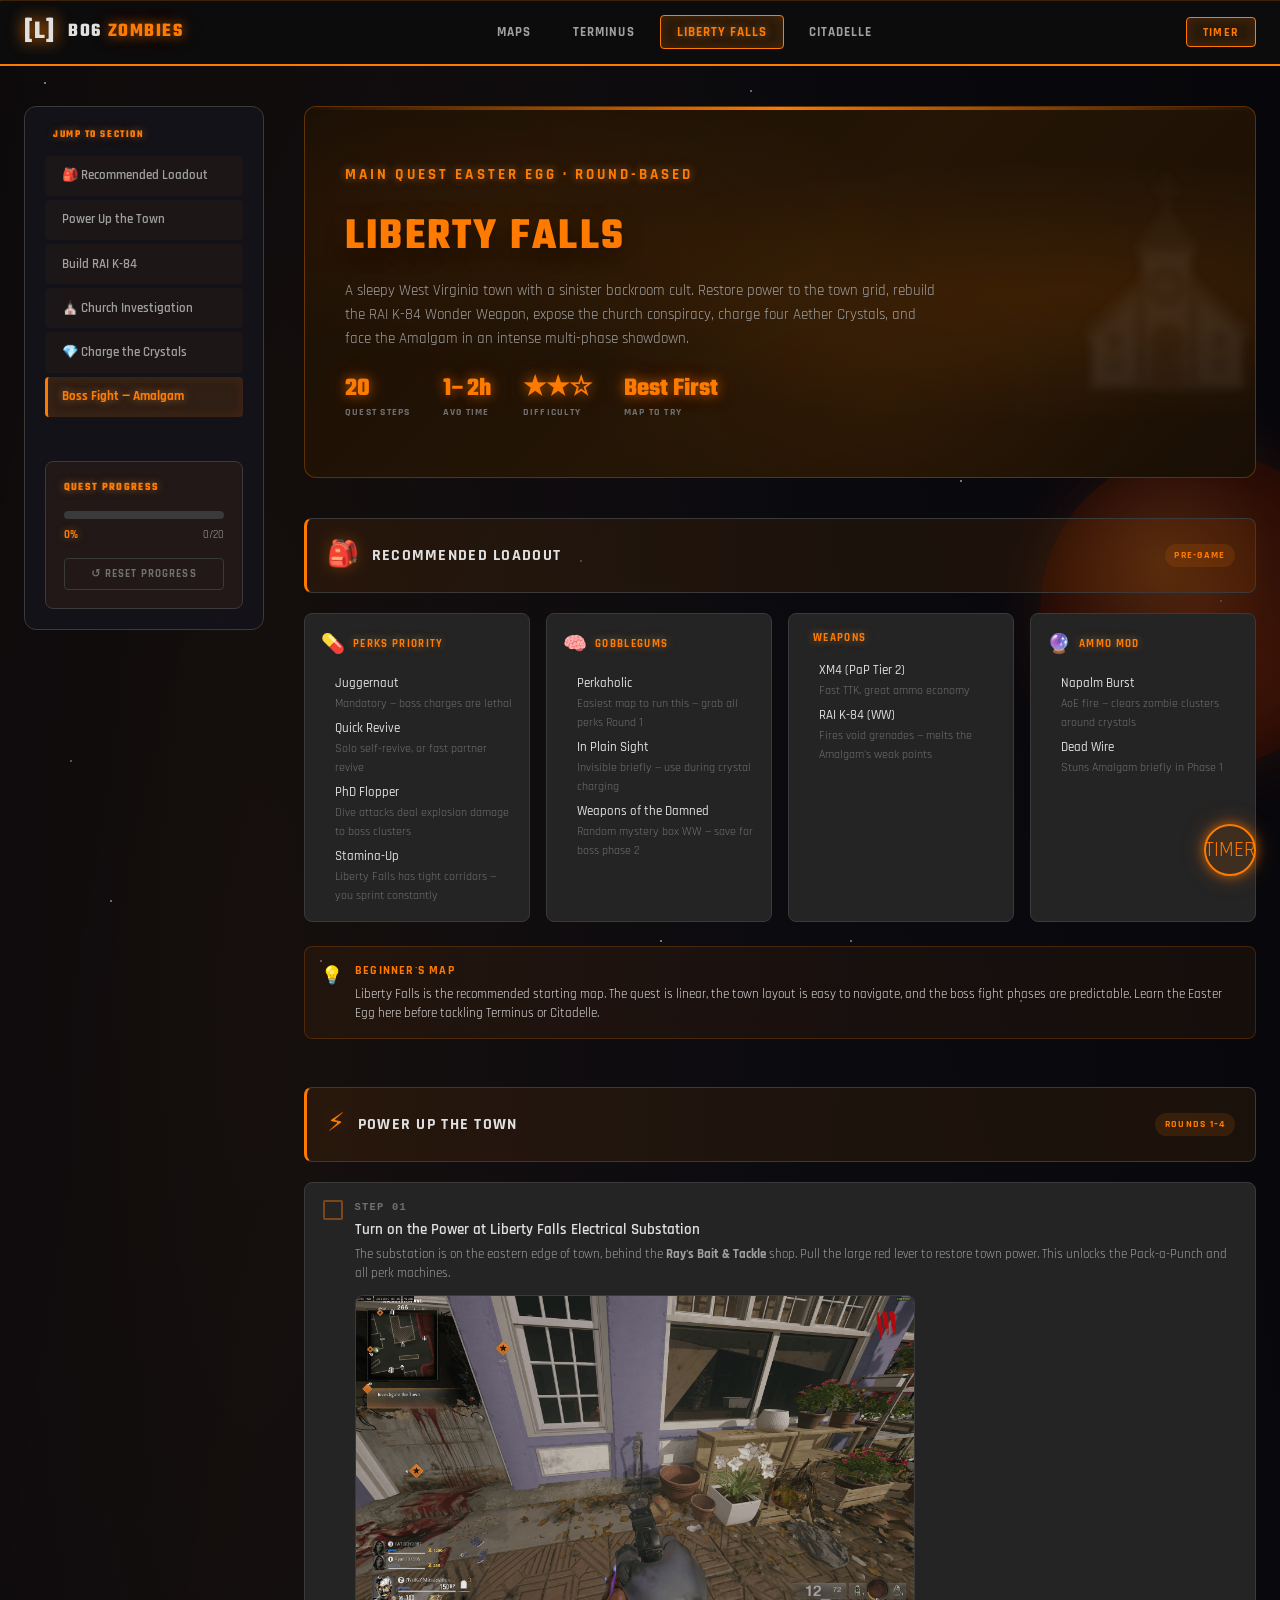
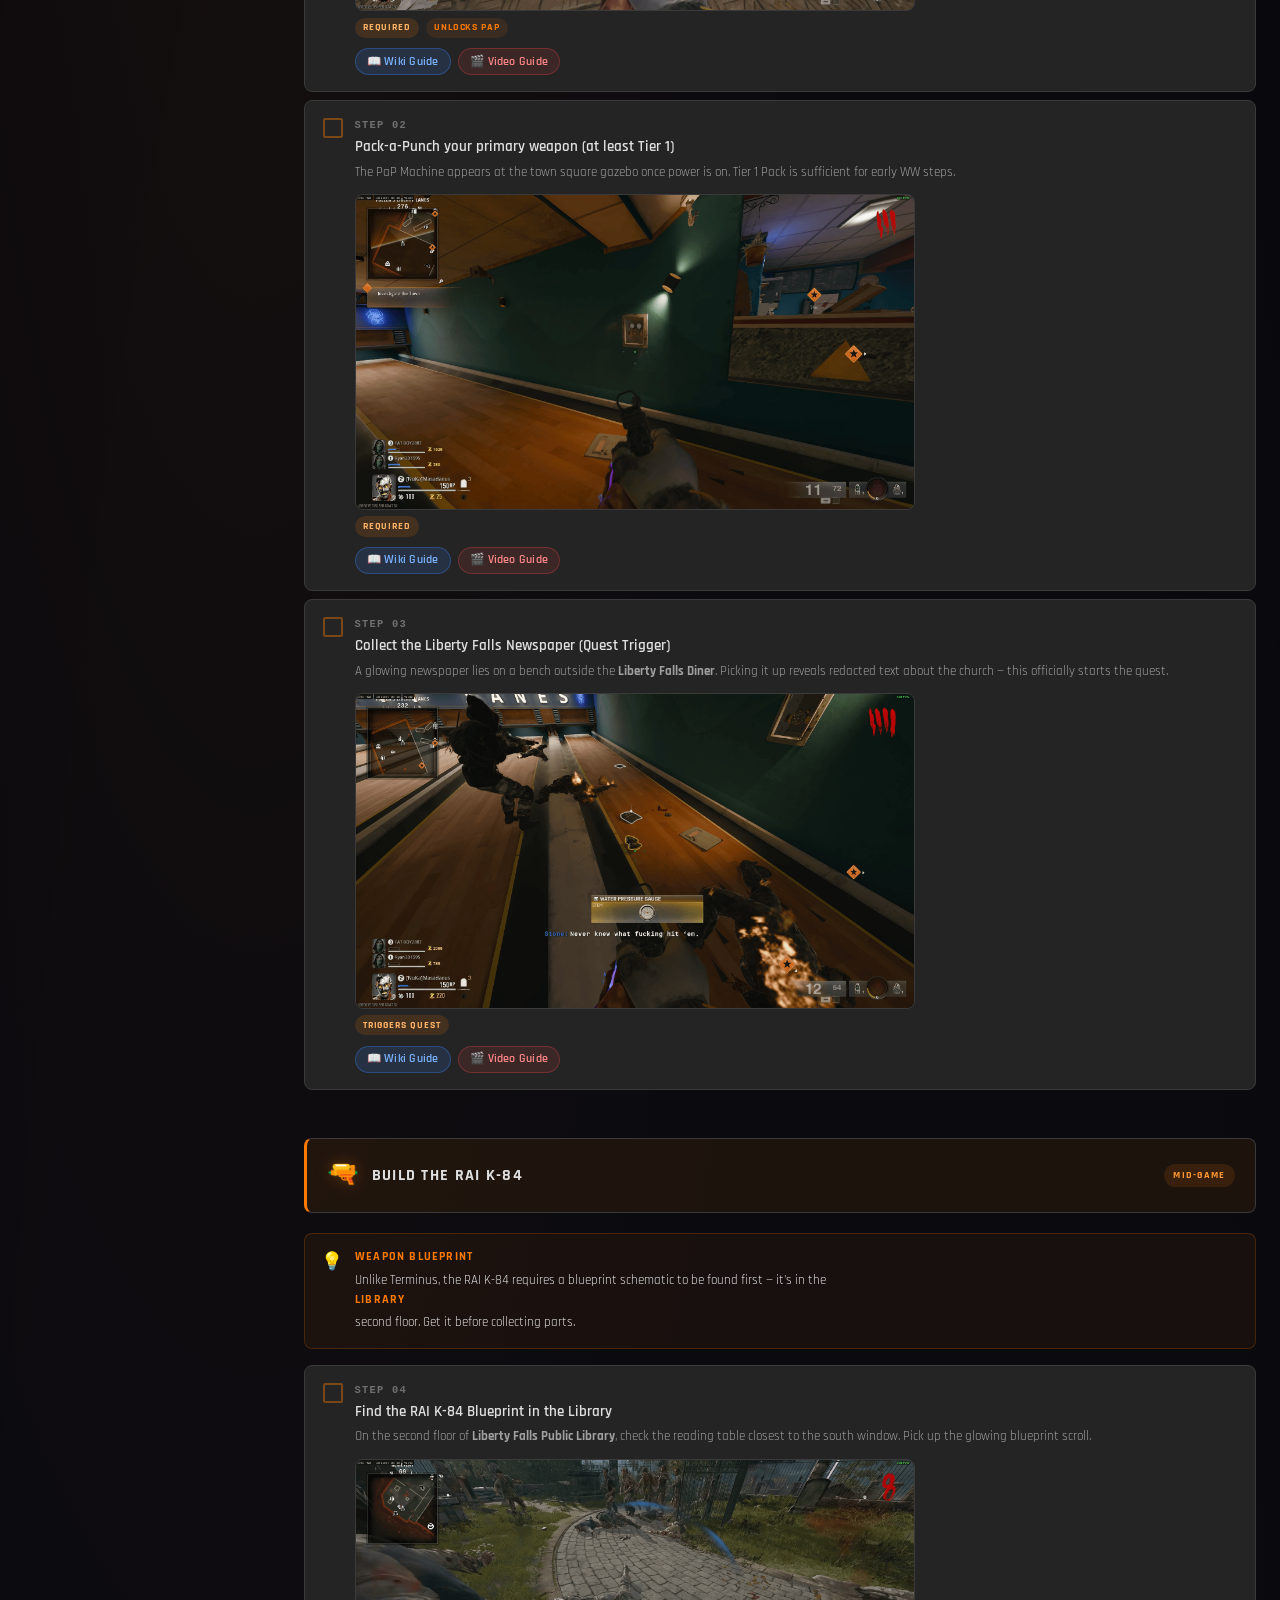
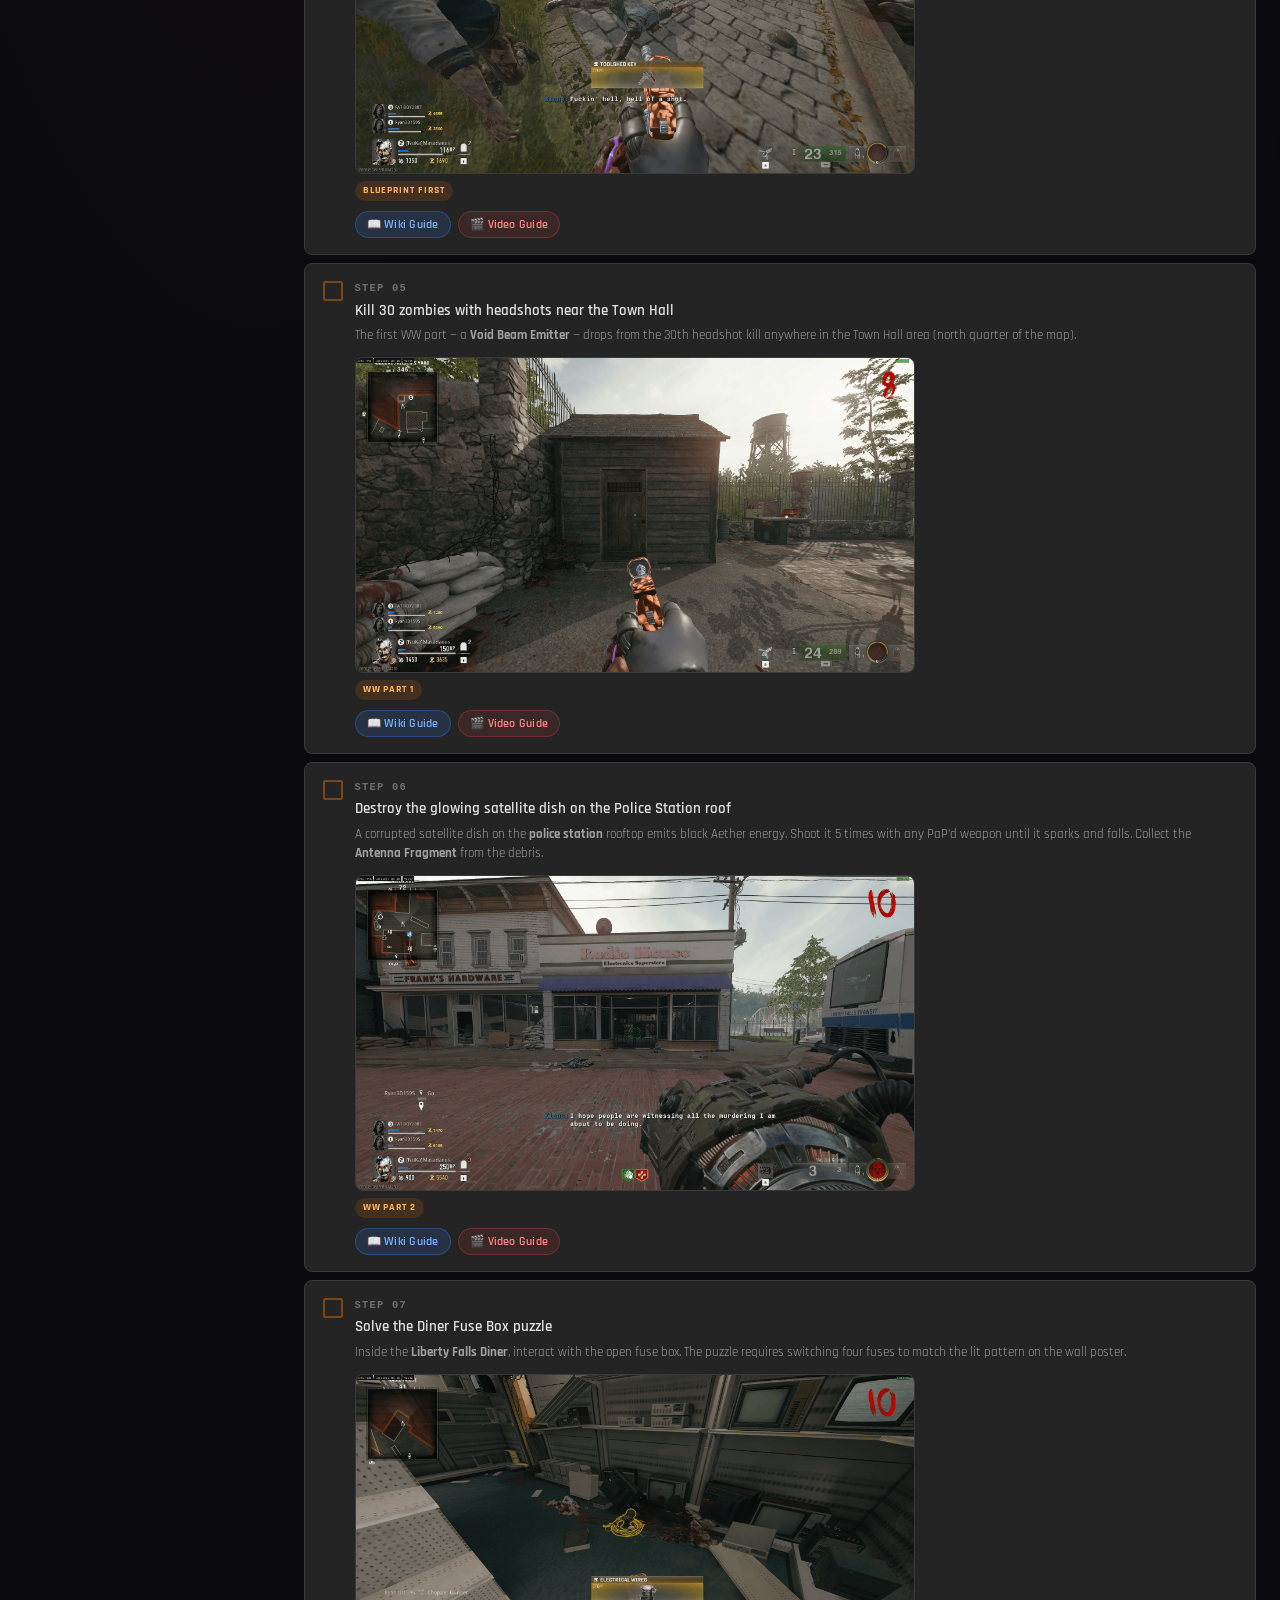
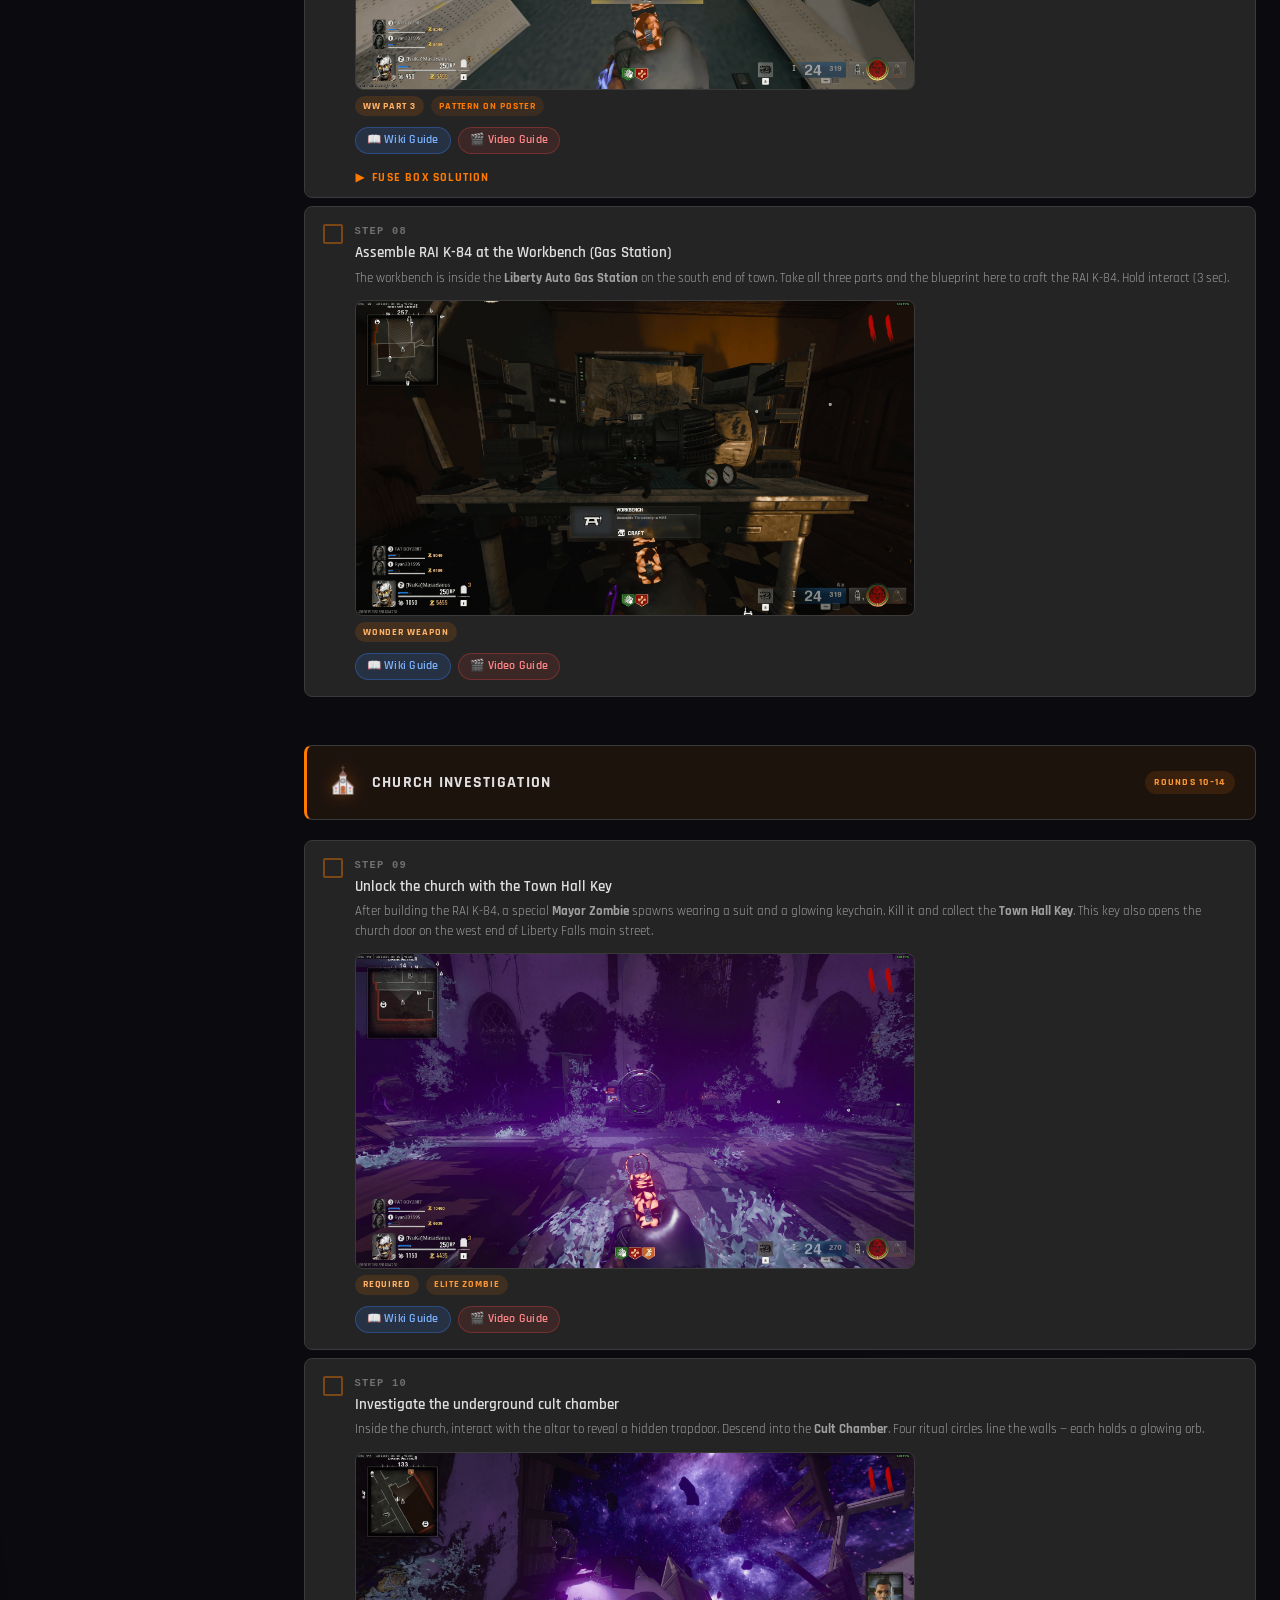
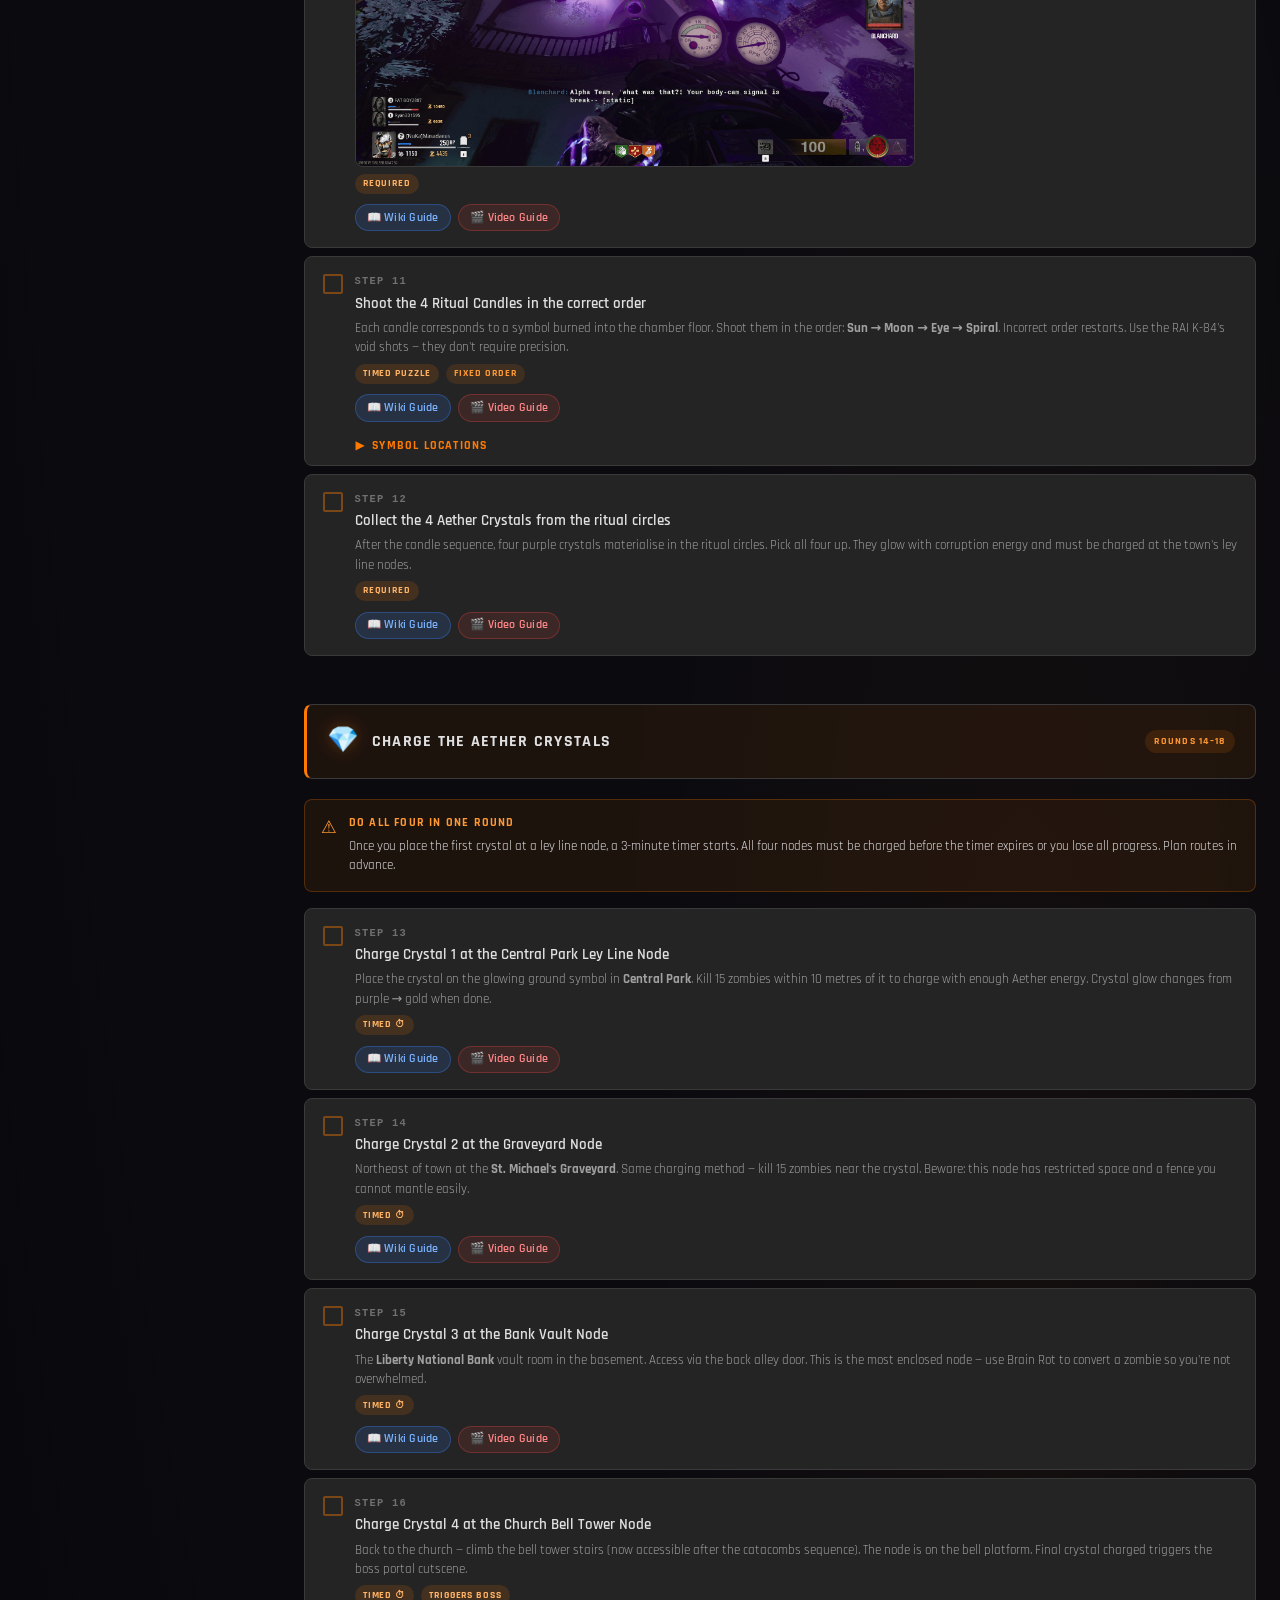
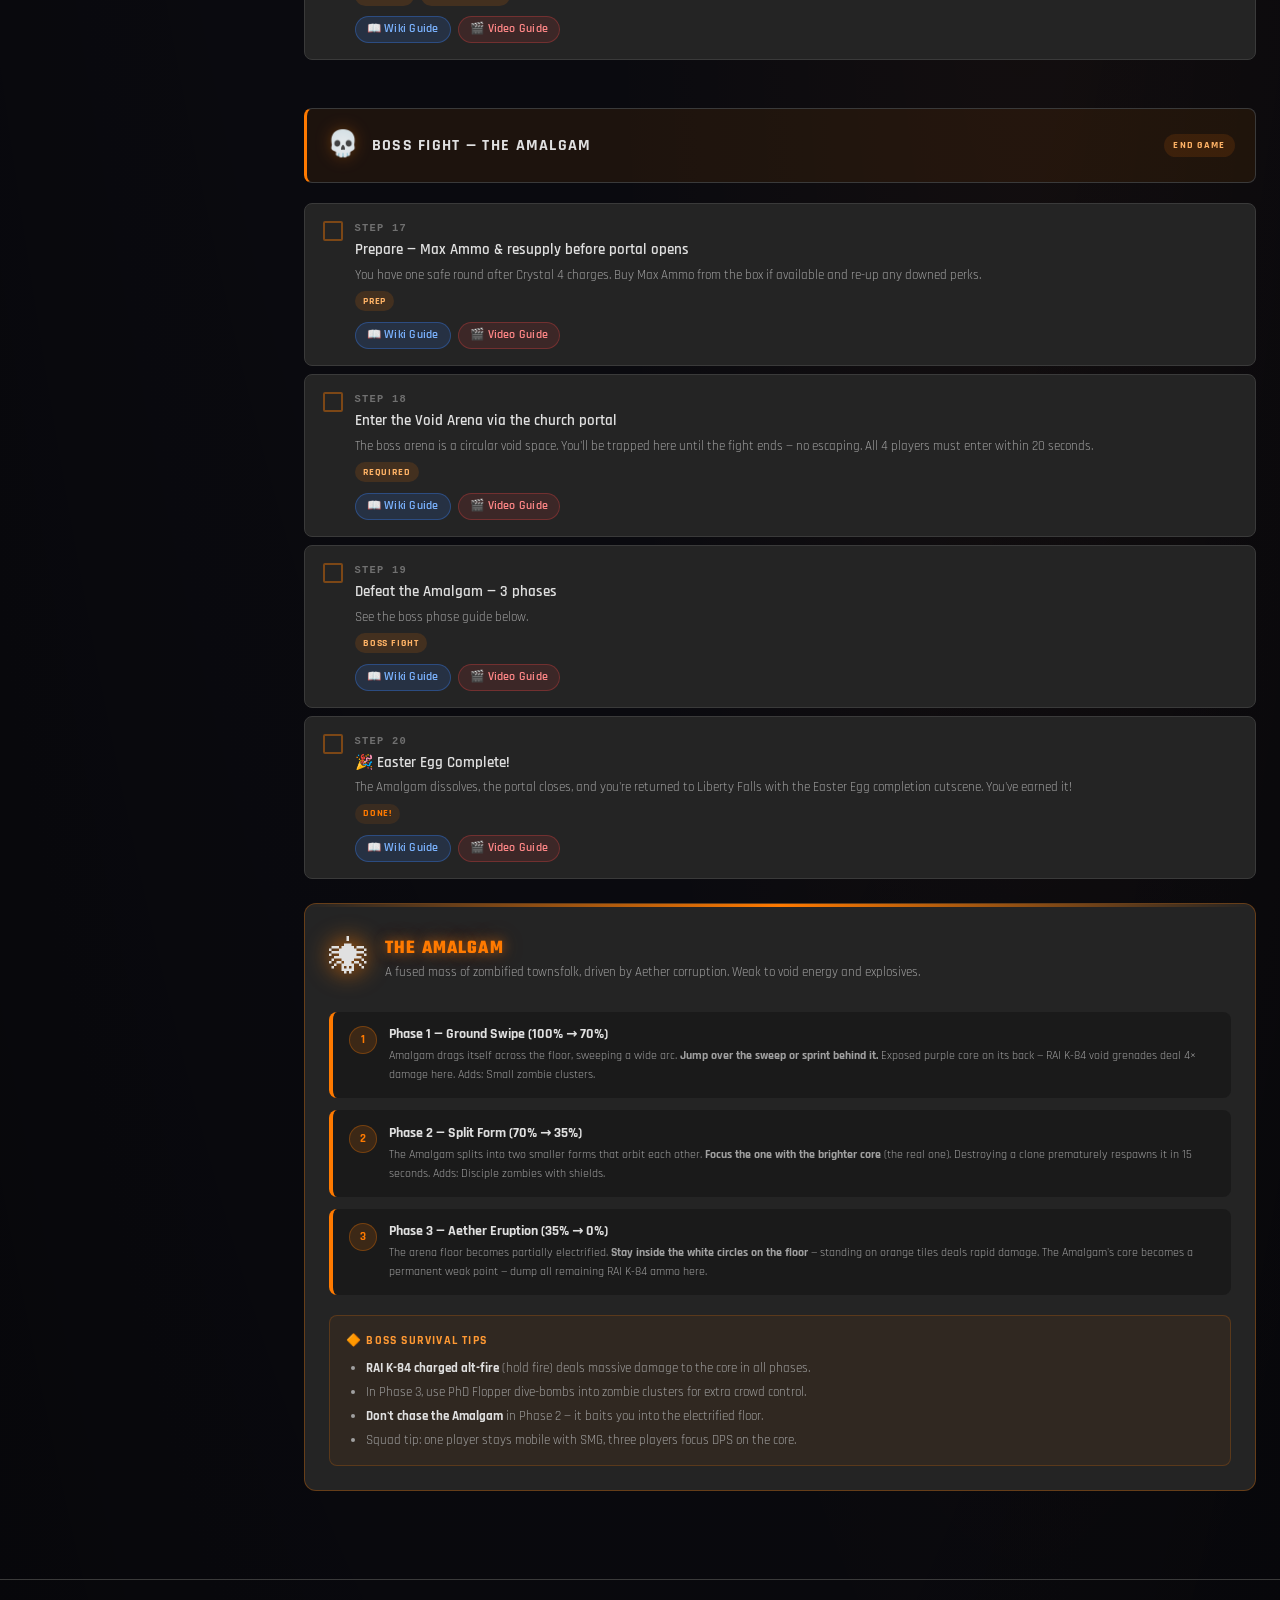
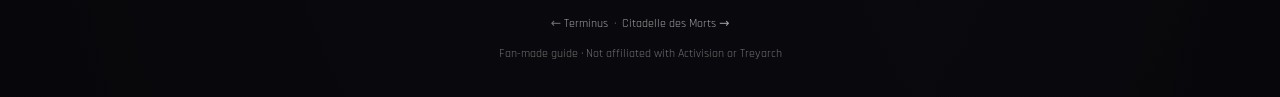
<file: liberty-falls.html>
<!DOCTYPE html>
<html lang="en">
<head>
  <meta charset="UTF-8" />
  <meta name="viewport" content="width=device-width, initial-scale=1.0" />
  <meta name="description" content="Liberty Falls Main Quest Easter Egg guide for Black Ops 6 Zombies. Step-by-step checklist, RAI K-84 crafting, church steps, and Amalgam boss fight strategy." />
  <title>Liberty Falls Easter Egg Guide — BO6 Zombies</title>
  <link rel="stylesheet" href="css/style.css" />
  <link rel="icon" href="data:image/svg+xml,<svg xmlns='http://www.w3.org/2000/svg' viewBox='0 0 100 100'><text y='.9em' font-size='90'>⛪</text></svg>" />
  <meta name="theme-color" content="#0a0a0f" />
  <style>
    :root { --accent-color: #ff7a00; }
    .sidebar-nav a:hover, .sidebar-nav a.active {
      color: #ff7a00 !important;
      background: rgba(255, 122, 0, 0.12) !important;
      border-left-color: #ff7a00 !important;
    }
    .hero-stat-value { color: #ff7a00 !important; }
    .guide-hero h1 { color: #ff7a00; }
    .guide-hero-tag { color: #ff7a00 !important; }
    .section-header--orange { border-left-color: #ff7a00 !important; }
    .section-header--orange .section-icon { color: #ff7a00; }
    .mobile-bottom-nav a:hover,
    .mobile-bottom-nav a.active { color: #ff7a00 !important; background: rgba(255, 122, 0, 0.12) !important; }
    .step-checkbox { border-color: rgba(255, 122, 0, 0.4) !important; }
    .checklist-item.completed .step-checkbox {
      background: #ff7a00 !important; border-color: #ff7a00 !important; box-shadow: 0 0 8px rgba(255, 122, 0, 0.5) !important;
    }
    .sidebar-progress .progress-bar-fill { background: linear-gradient(90deg, #ff7a00, #ff9933) !important; }
    .section-header { border-left: 3px solid #ff7a00; }
  </style>
</head>
<body data-map-id="liberty">

  <!-- ── Navigation ─────────────────────────────────────── -->
  <header class="site-header">
    <nav class="nav-inner" aria-label="Main navigation">
      <a href="index.html" class="nav-logo">
        <span class="logo-icon">[L]</span>
        <span>BO6<span class="accent"> Zombies</span></span>
      </a>
      <ul class="nav-links" role="list">
        <li><a href="index.html">Maps</a></li>
        <li><a href="terminus.html">Terminus</a></li>
        <li><a href="liberty-falls.html" class="active">Liberty Falls</a></li>
        <li><a href="citadelle.html">Citadelle</a></li>
      </ul>
      <button class="nav-timer-btn" aria-label="Open stopwatch timer">TIMER</button>
    </nav>
  </header>

  <div class="guide-layout">

    <!-- Sidebar -->
    <aside class="guide-sidebar" aria-label="Guide navigation">
      <p class="sidebar-label">Jump to Section</p>
      <ul class="sidebar-nav" role="list">
        <li><a href="#loadout">🎒 Recommended Loadout</a></li>
        <li><a href="#power">Power Up the Town</a></li>
        <li><a href="#raik84">Build RAI K-84</a></li>
        <li><a href="#church">⛪ Church Investigation</a></li>
        <li><a href="#crystals">💎 Charge the Crystals</a></li>
        <li><a href="#boss">Boss Fight — Amalgam</a></li>
      </ul>
      <div class="sidebar-progress" role="region" aria-label="Quest progress">
        <p class="sidebar-progress-label">Quest Progress</p>
        <div class="progress-bar-wrap">
          <div class="progress-bar-fill" style="width:0%"></div>
        </div>
        <div class="progress-text">
          <span class="pct">0%</span>
          <span class="count">0/0</span>
        </div>
        <button class="sidebar-reset-btn" type="button">↺ Reset Progress</button>
      </div>
    </aside>

    <!-- Main Content -->
    <main class="guide-main" id="main-content">

      <!-- Hero -->
      <div class="guide-hero guide-hero--liberty">
        <p class="guide-hero-tag">Main Quest Easter Egg · Round-Based</p>
        <h1>Liberty Falls</h1>
        <p>
          A sleepy West Virginia town with a sinister backroom cult. Restore power to the
          town grid, rebuild the RAI K-84 Wonder Weapon, expose the church conspiracy, charge
          four Aether Crystals, and face the Amalgam in an intense multi-phase showdown.
        </p>
        <div class="guide-hero-stats">
          <div class="hero-stat">
            <span class="hero-stat-value" style="color:var(--neon-orange)">20</span>
            <span class="hero-stat-label">Quest Steps</span>
          </div>
          <div class="hero-stat">
            <span class="hero-stat-value" style="color:var(--neon-green)">1–2h</span>
            <span class="hero-stat-label">Avg Time</span>
          </div>
          <div class="hero-stat">
            <span class="hero-stat-value" style="color:var(--neon-yellow)">★★☆</span>
            <span class="hero-stat-label">Difficulty</span>
          </div>
          <div class="hero-stat">
            <span class="hero-stat-value class=green" style="color:var(--neon-green)">Best First</span>
            <span class="hero-stat-label">Map to Try</span>
          </div>
        </div>
      </div>

      <!-- ── LOADOUT ─────────────────────────────────────── -->
      <section class="guide-section" id="loadout" aria-labelledby="loadout-heading">
        <div class="section-header section-header--orange">
          <span class="section-icon">🎒</span>
          <h2 id="loadout-heading">Recommended Loadout</h2>
          <span class="section-phase-tag phase-early">Pre-Game</span>
        </div>

        <div class="loadout-grid">
          <div class="loadout-card">
            <div class="loadout-card-header">
              <span class="loadout-icon">💊</span>
              <span class="loadout-label">Perks Priority</span>
            </div>
            <div class="loadout-items">
              <div class="loadout-item"><span class="dot" style="background:var(--neon-orange)"></span>
                <div><div class="item-name">Juggernaut</div><div class="item-why">Mandatory — boss charges are lethal</div></div>
              </div>
              <div class="loadout-item"><span class="dot" style="background:var(--neon-orange)"></span>
                <div><div class="item-name">Quick Revive</div><div class="item-why">Solo self-revive, or fast partner revive</div></div>
              </div>
              <div class="loadout-item"><span class="dot" style="background:var(--neon-orange)"></span>
                <div><div class="item-name">PhD Flopper</div><div class="item-why">Dive attacks deal explosion damage to boss clusters</div></div>
              </div>
              <div class="loadout-item"><span class="dot" style="background:var(--neon-orange)"></span>
                <div><div class="item-name">Stamina-Up</div><div class="item-why">Liberty Falls has tight corridors — you sprint constantly</div></div>
              </div>
            </div>
          </div>

          <div class="loadout-card">
            <div class="loadout-card-header">
              <span class="loadout-icon">🧠</span>
              <span class="loadout-label">Gobblegums</span>
            </div>
            <div class="loadout-items">
              <div class="loadout-item"><span class="dot" style="background:var(--neon-orange)"></span>
                <div><div class="item-name">Perkaholic</div><div class="item-why">Easiest map to run this — grab all perks Round 1</div></div>
              </div>
              <div class="loadout-item"><span class="dot" style="background:var(--neon-orange)"></span>
                <div><div class="item-name">In Plain Sight</div><div class="item-why">Invisible briefly — use during crystal charging</div></div>
              </div>
              <div class="loadout-item"><span class="dot" style="background:var(--neon-orange)"></span>
                <div><div class="item-name">Weapons of the Damned</div><div class="item-why">Random mystery box WW — save for boss phase 2</div></div>
              </div>
            </div>
          </div>

          <div class="loadout-card">
            <div class="loadout-card-header">
              <span class="loadout-icon"></span>
              <span class="loadout-label">Weapons</span>
            </div>
            <div class="loadout-items">
              <div class="loadout-item"><span class="dot" style="background:var(--neon-orange)"></span>
                <div><div class="item-name">XM4 (PaP Tier 2)</div><div class="item-why">Fast TTK, great ammo economy</div></div>
              </div>
              <div class="loadout-item"><span class="dot" style="background:var(--neon-orange)"></span>
                <div><div class="item-name">RAI K-84 (WW)</div><div class="item-why">Fires void grenades — melts the Amalgam's weak points</div></div>
              </div>
            </div>
          </div>

          <div class="loadout-card">
            <div class="loadout-card-header">
              <span class="loadout-icon">🔮</span>
              <span class="loadout-label">Ammo Mod</span>
            </div>
            <div class="loadout-items">
              <div class="loadout-item"><span class="dot" style="background:var(--neon-orange)"></span>
                <div><div class="item-name">Napalm Burst</div><div class="item-why">AoE fire — clears zombie clusters around crystals</div></div>
              </div>
              <div class="loadout-item"><span class="dot" style="background:var(--neon-orange)"></span>
                <div><div class="item-name">Dead Wire</div><div class="item-why">Stuns Amalgam briefly in Phase 1</div></div>
              </div>
            </div>
          </div>
        </div>

        <div class="callout callout-tip">
          <span class="callout-icon">💡</span>
          <div class="callout-body">
            <strong>Beginner's Map</strong>
            Liberty Falls is the recommended starting map. The quest is linear, the
            town layout is easy to navigate, and the boss fight phases are predictable.
            Learn the Easter Egg here before tackling Terminus or Citadelle.
          </div>
        </div>
      </section>

      <!-- ── POWER ───────────────────────────────────────── -->
      <section class="guide-section" id="power" aria-labelledby="power-heading">
        <div class="section-header section-header--orange">
          <span class="section-icon">⚡</span>
          <h2 id="power-heading">Power Up the Town</h2>
          <span class="section-phase-tag phase-early">Rounds 1–4</span>
        </div>

        <div class="checklist" role="list">

          <div class="checklist-item" data-step-id="lf001" data-wiki-url="https://callofduty.fandom.com/wiki/Liberty_Falls_(map)#Easter_Egg" data-yt-search="liberty falls bo6 zombies easter egg guide" role="listitem">
            <div class="step-main" tabindex="0" role="button" aria-pressed="false">
              <div class="step-checkbox" aria-hidden="true">
                <svg width="12" height="10" viewBox="0 0 12 10" fill="none">
                  <path d="M1 5l3.5 3.5L11 1" stroke="#000" stroke-width="2.2" stroke-linecap="round" stroke-linejoin="round"/>
                </svg>
              </div>
              <div class="step-content">
                <div class="step-number">STEP 01</div>
                <div class="step-title">Turn on the Power at Liberty Falls Electrical Substation</div>
                <div class="step-desc">
                  The substation is on the eastern edge of town, behind the
                  <strong>Ray's Bait &amp; Tackle</strong> shop. Pull the large
                  red lever to restore town power. This unlocks the Pack-a-Punch
                  and all perk machines.
                  <img class="step-img" src="images/liberty-falls-step1.png" alt="liberty-falls step 1" loading="lazy">
                </div>
                <div class="step-tags">
                  <span class="step-tag tag-required">Required</span>
                  <span class="step-tag tag-tip">Unlocks PaP</span>
                </div>
              </div>
            </div>
          </div>

          <div class="checklist-item" data-step-id="lf002" data-wiki-url="https://callofduty.fandom.com/wiki/Liberty_Falls_(map)#Easter_Egg" data-yt-search="liberty falls bo6 zombies easter egg guide" role="listitem">
            <div class="step-main" tabindex="0" role="button" aria-pressed="false">
              <div class="step-checkbox" aria-hidden="true">
                <svg width="12" height="10" viewBox="0 0 12 10" fill="none">
                  <path d="M1 5l3.5 3.5L11 1" stroke="#000" stroke-width="2.2" stroke-linecap="round" stroke-linejoin="round"/>
                </svg>
              </div>
              <div class="step-content">
                <div class="step-number">STEP 02</div>
                <div class="step-title">Pack-a-Punch your primary weapon (at least Tier 1)</div>
                <div class="step-desc">
                  The PaP Machine appears at the town square gazebo once power
                  is on. Tier 1 Pack is sufficient for early WW steps.
                  <img class="step-img" src="images/liberty-falls-step2.png" alt="liberty-falls step 2" loading="lazy">
                </div>
                <div class="step-tags">
                  <span class="step-tag tag-required">Required</span>
                </div>
              </div>
            </div>
          </div>

          <div class="checklist-item" data-step-id="lf003" data-wiki-url="https://callofduty.fandom.com/wiki/Liberty_Falls_(map)#Easter_Egg" data-yt-search="liberty falls bo6 zombies easter egg guide" role="listitem">
            <div class="step-main" tabindex="0" role="button" aria-pressed="false">
              <div class="step-checkbox" aria-hidden="true">
                <svg width="12" height="10" viewBox="0 0 12 10" fill="none">
                  <path d="M1 5l3.5 3.5L11 1" stroke="#000" stroke-width="2.2" stroke-linecap="round" stroke-linejoin="round"/>
                </svg>
              </div>
              <div class="step-content">
                <div class="step-number">STEP 03</div>
                <div class="step-title">Collect the Liberty Falls Newspaper (Quest Trigger)</div>
                <div class="step-desc">
                  A glowing newspaper lies on a bench outside the
                  <strong>Liberty Falls Diner</strong>. Picking it up reveals
                  redacted text about the church — this officially starts the quest.
                  <img class="step-img" src="images/liberty-falls-step3.png" alt="liberty-falls step 3" loading="lazy">
                </div>
                <div class="step-tags">
                  <span class="step-tag tag-required">Triggers Quest</span>
                </div>
              </div>
            </div>
          </div>

        </div>
      </section>

      <!-- ── RAI K-84 ────────────────────────────────────── -->
      <section class="guide-section" id="raik84" aria-labelledby="raik84-heading">
        <div class="section-header section-header--orange">
          <span class="section-icon">🔫</span>
          <h2 id="raik84-heading">Build the RAI K-84</h2>
          <span class="section-phase-tag phase-mid">Mid-Game</span>
        </div>

        <div class="callout callout-tip" style="margin-bottom:1rem;">
          <span class="callout-icon">💡</span>
          <div class="callout-body">
            <strong>Weapon Blueprint</strong>
            Unlike Terminus, the RAI K-84 requires a blueprint schematic to be found first —
            it's in the <strong>Library</strong> second floor. Get it before collecting parts.
          </div>
        </div>

        <div class="checklist" role="list">

          <div class="checklist-item" data-step-id="lf004" data-wiki-url="https://callofduty.fandom.com/wiki/Liberty_Falls_(map)#Easter_Egg" data-yt-search="liberty falls bo6 zombies easter egg guide" role="listitem">
            <div class="step-main" tabindex="0" role="button" aria-pressed="false">
              <div class="step-checkbox" aria-hidden="true">
                <svg width="12" height="10" viewBox="0 0 12 10" fill="none">
                  <path d="M1 5l3.5 3.5L11 1" stroke="#000" stroke-width="2.2" stroke-linecap="round" stroke-linejoin="round"/>
                </svg>
              </div>
              <div class="step-content">
                <div class="step-number">STEP 04</div>
                <div class="step-title">Find the RAI K-84 Blueprint in the Library</div>
                <div class="step-desc">
                  On the second floor of <strong>Liberty Falls Public Library</strong>,
                  check the reading table closest to the south window. Pick up the
                  glowing blueprint scroll.
                  <img class="step-img" src="images/liberty-falls-step4.png" alt="liberty-falls step 4" loading="lazy">
                </div>
                <div class="step-tags"><span class="step-tag tag-required">Blueprint First</span></div>
              </div>
            </div>
          </div>

          <div class="checklist-item" data-step-id="lf005" data-wiki-url="https://callofduty.fandom.com/wiki/Liberty_Falls_(map)#Easter_Egg" data-yt-search="liberty falls bo6 zombies easter egg guide" role="listitem">
            <div class="step-main" tabindex="0" role="button" aria-pressed="false">
              <div class="step-checkbox" aria-hidden="true">
                <svg width="12" height="10" viewBox="0 0 12 10" fill="none">
                  <path d="M1 5l3.5 3.5L11 1" stroke="#000" stroke-width="2.2" stroke-linecap="round" stroke-linejoin="round"/>
                </svg>
              </div>
              <div class="step-content">
                <div class="step-number">STEP 05</div>
                <div class="step-title">Kill 30 zombies with headshots near the Town Hall</div>
                <div class="step-desc">
                  The first WW part — a <strong>Void Beam Emitter</strong> —
                  drops from the 30th headshot kill anywhere in the Town Hall
                  area (north quarter of the map).
                  <img class="step-img" src="images/liberty-falls-step5.png" alt="liberty-falls step 5" loading="lazy">
                </div>
                <div class="step-tags"><span class="step-tag tag-required">WW Part 1</span></div>
              </div>
            </div>
          </div>

          <div class="checklist-item" data-step-id="lf006" data-wiki-url="https://callofduty.fandom.com/wiki/Liberty_Falls_(map)#Easter_Egg" data-yt-search="liberty falls bo6 zombies easter egg guide" role="listitem">
            <div class="step-main" tabindex="0" role="button" aria-pressed="false">
              <div class="step-checkbox" aria-hidden="true">
                <svg width="12" height="10" viewBox="0 0 12 10" fill="none">
                  <path d="M1 5l3.5 3.5L11 1" stroke="#000" stroke-width="2.2" stroke-linecap="round" stroke-linejoin="round"/>
                </svg>
              </div>
              <div class="step-content">
                <div class="step-number">STEP 06</div>
                <div class="step-title">Destroy the glowing satellite dish on the Police Station roof</div>
                <div class="step-desc">
                  A corrupted satellite dish on the <strong>police station</strong>
                  rooftop emits black Aether energy. Shoot it 5 times with
                  any PaP'd weapon until it sparks and falls. Collect the
                  <strong>Antenna Fragment</strong> from the debris.
                  <img class="step-img" src="images/liberty-falls-step6.png" alt="liberty-falls step 6" loading="lazy">
                </div>
                <div class="step-tags"><span class="step-tag tag-required">WW Part 2</span></div>
              </div>
            </div>
          </div>

          <div class="checklist-item" data-step-id="lf007" data-wiki-url="https://callofduty.fandom.com/wiki/Liberty_Falls_(map)#Easter_Egg" data-yt-search="liberty falls bo6 zombies easter egg guide" role="listitem">
            <div class="step-main" tabindex="0" role="button" aria-pressed="false">
              <div class="step-checkbox" aria-hidden="true">
                <svg width="12" height="10" viewBox="0 0 12 10" fill="none">
                  <path d="M1 5l3.5 3.5L11 1" stroke="#000" stroke-width="2.2" stroke-linecap="round" stroke-linejoin="round"/>
                </svg>
              </div>
              <div class="step-content">
                <div class="step-number">STEP 07</div>
                <div class="step-title">Solve the Diner Fuse Box puzzle</div>
                <div class="step-desc">
                  Inside the <strong>Liberty Falls Diner</strong>, interact with
                  the open fuse box. The puzzle requires switching four fuses to
                  match the lit pattern on the wall poster.
                  <img class="step-img" src="images/liberty-falls-step7.png" alt="liberty-falls step 7" loading="lazy">
                </div>
                <div class="step-tags"><span class="step-tag tag-required">WW Part 3</span><span class="step-tag tag-tip">Pattern on poster</span></div>
              </div>
            </div>
            <button class="substep-toggle" data-target="subs-lf007" aria-expanded="false">
              <span class="toggle-icon">▶</span> Fuse Box Solution
            </button>
            <div class="substeps" id="subs-lf007" role="region">
              <ol>
                <li>The wall poster shows a 2×2 grid with two squares lit. Match that pattern on the fuses.</li>
                <li>Default puzzle solution (fixed across all matches): Fuse <code>A ON</code>, Fuse <code>B OFF</code>, Fuse <code>C ON</code>, Fuse <code>D OFF</code>.</li>
                <li>Confirm by pressing the large button on the left side of the box.</li>
                <li>The <strong>Void Capacitor</strong> component will drop from the machine on the counter.</li>
              </ol>
              <p class="sub-note">💡 If the poster is obscured by zombie damage, the default solution always works.</p>
            </div>
          </div>

          <div class="checklist-item" data-step-id="lf008" data-wiki-url="https://callofduty.fandom.com/wiki/Liberty_Falls_(map)#Easter_Egg" data-yt-search="liberty falls bo6 zombies easter egg guide" role="listitem">
            <div class="step-main" tabindex="0" role="button" aria-pressed="false">
              <div class="step-checkbox" aria-hidden="true">
                <svg width="12" height="10" viewBox="0 0 12 10" fill="none">
                  <path d="M1 5l3.5 3.5L11 1" stroke="#000" stroke-width="2.2" stroke-linecap="round" stroke-linejoin="round"/>
                </svg>
              </div>
              <div class="step-content">
                <div class="step-number">STEP 08</div>
                <div class="step-title">Assemble RAI K-84 at the Workbench (Gas Station)</div>
                <div class="step-desc">
                  The workbench is inside the <strong>Liberty Auto Gas Station</strong>
                  on the south end of town. Take all three parts and the blueprint here
                  to craft the RAI K-84. Hold interact (3 sec).
                  <img class="step-img" src="images/liberty-falls-step8.png" alt="liberty-falls step 8" loading="lazy">
                </div>
                <div class="step-tags"><span class="step-tag tag-required">Wonder Weapon</span></div>
              </div>
            </div>
          </div>

        </div>
      </section>

      <!-- ── CHURCH ─────────────────────────────────────── -->
      <section class="guide-section" id="church" aria-labelledby="church-heading">
        <div class="section-header section-header--purple">
          <span class="section-icon">⛪</span>
          <h2 id="church-heading">Church Investigation</h2>
          <span class="section-phase-tag phase-mid">Rounds 10–14</span>
        </div>

        <div class="checklist" role="list">

          <div class="checklist-item" data-step-id="lf009" data-wiki-url="https://callofduty.fandom.com/wiki/Liberty_Falls_(map)#Easter_Egg" data-yt-search="liberty falls bo6 zombies easter egg guide" role="listitem">
            <div class="step-main" tabindex="0" role="button" aria-pressed="false">
              <div class="step-checkbox" aria-hidden="true">
                <svg width="12" height="10" viewBox="0 0 12 10" fill="none">
                  <path d="M1 5l3.5 3.5L11 1" stroke="#000" stroke-width="2.2" stroke-linecap="round" stroke-linejoin="round"/>
                </svg>
              </div>
              <div class="step-content">
                <div class="step-number">STEP 09</div>
                <div class="step-title">Unlock the church with the Town Hall Key</div>
                <div class="step-desc">
                  After building the RAI K-84, a special <strong>Mayor Zombie</strong>
                  spawns wearing a suit and a glowing keychain. Kill it and
                  collect the <strong>Town Hall Key</strong>. This key also opens
                  the church door on the west end of Liberty Falls main street.
                  <img class="step-img" src="images/liberty-falls-step9.png" alt="liberty-falls step 9" loading="lazy">
                </div>
                <div class="step-tags">
                  <span class="step-tag tag-required">Required</span>
                  <span class="step-tag tag-warning">Elite Zombie</span>
                </div>
              </div>
            </div>
          </div>

          <div class="checklist-item" data-step-id="lf010" data-wiki-url="https://callofduty.fandom.com/wiki/Liberty_Falls_(map)#Easter_Egg" data-yt-search="liberty falls bo6 zombies easter egg guide" role="listitem">
            <div class="step-main" tabindex="0" role="button" aria-pressed="false">
              <div class="step-checkbox" aria-hidden="true">
                <svg width="12" height="10" viewBox="0 0 12 10" fill="none">
                  <path d="M1 5l3.5 3.5L11 1" stroke="#000" stroke-width="2.2" stroke-linecap="round" stroke-linejoin="round"/>
                </svg>
              </div>
              <div class="step-content">
                <div class="step-number">STEP 10</div>
                <div class="step-title">Investigate the underground cult chamber</div>
                <div class="step-desc">
                  Inside the church, interact with the altar to reveal a hidden
                  trapdoor. Descend into the <strong>Cult Chamber</strong>. Four
                  ritual circles line the walls — each holds a glowing orb.
                  <img class="step-img" src="images/liberty-falls-step10.png" alt="liberty-falls step 10" loading="lazy">
                </div>
                <div class="step-tags">
                  <span class="step-tag tag-required">Required</span>
                </div>
              </div>
            </div>
          </div>

          <div class="checklist-item" data-step-id="lf011" data-wiki-url="https://callofduty.fandom.com/wiki/Liberty_Falls_(map)#Easter_Egg" data-yt-search="liberty falls bo6 zombies easter egg guide" role="listitem">
            <div class="step-main" tabindex="0" role="button" aria-pressed="false">
              <div class="step-checkbox" aria-hidden="true">
                <svg width="12" height="10" viewBox="0 0 12 10" fill="none">
                  <path d="M1 5l3.5 3.5L11 1" stroke="#000" stroke-width="2.2" stroke-linecap="round" stroke-linejoin="round"/>
                </svg>
              </div>
              <div class="step-content">
                <div class="step-number">STEP 11</div>
                <div class="step-title">Shoot the 4 Ritual Candles in the correct order</div>
                <div class="step-desc">
                  Each candle corresponds to a symbol burned into the chamber
                  floor. Shoot them in the order: <strong>Sun → Moon →
                  Eye → Spiral</strong>. Incorrect order restarts.
                  Use the RAI K-84's void shots — they don't require precision.
                </div>
                <div class="step-tags">
                  <span class="step-tag tag-required">Timed Puzzle</span>
                  <span class="step-tag tag-warning">Fixed Order</span>
                </div>
              </div>
            </div>
            <button class="substep-toggle" data-target="subs-lf011" aria-expanded="false">
              <span class="toggle-icon">▶</span> Symbol Locations
            </button>
            <div class="substeps" id="subs-lf011" role="region">
              <ol>
                <li><strong>Sun symbol</strong> — North wall, floor level, left of the large painting.</li>
                <li><strong>Moon symbol</strong> — West alcove ceiling, above the stone basin.</li>
                <li><strong>Eye symbol</strong> — East wall centre, behind the wooden podium.</li>
                <li><strong>Spiral symbol</strong> — South wall near the trapdoor entrance.</li>
              </ol>
              <p class="sub-note">⚠ After shooting the Eye, 3 Mimics spawn. Clear them before the Spiral or the sequence resets.</p>
            </div>
          </div>

          <div class="checklist-item" data-step-id="lf012" data-wiki-url="https://callofduty.fandom.com/wiki/Liberty_Falls_(map)#Easter_Egg" data-yt-search="liberty falls bo6 zombies easter egg guide" role="listitem">
            <div class="step-main" tabindex="0" role="button" aria-pressed="false">
              <div class="step-checkbox" aria-hidden="true">
                <svg width="12" height="10" viewBox="0 0 12 10" fill="none">
                  <path d="M1 5l3.5 3.5L11 1" stroke="#000" stroke-width="2.2" stroke-linecap="round" stroke-linejoin="round"/>
                </svg>
              </div>
              <div class="step-content">
                <div class="step-number">STEP 12</div>
                <div class="step-title">Collect the 4 Aether Crystals from the ritual circles</div>
                <div class="step-desc">
                  After the candle sequence, four purple crystals materialise in
                  the ritual circles. Pick all four up. They glow with corruption
                  energy and must be charged at the town's ley line nodes.
                </div>
                <div class="step-tags">
                  <span class="step-tag tag-required">Required</span>
                </div>
              </div>
            </div>
          </div>

        </div>
      </section>

      <!-- ── CRYSTALS ───────────────────────────────────── -->
      <section class="guide-section" id="crystals" aria-labelledby="crystals-heading">
        <div class="section-header section-header--purple">
          <span class="section-icon">💎</span>
          <h2 id="crystals-heading">Charge the Aether Crystals</h2>
          <span class="section-phase-tag phase-mid">Rounds 14–18</span>
        </div>

        <div class="callout callout-warn" style="margin-bottom:1rem;">
          <span class="callout-icon">⚠</span>
          <div class="callout-body">
            <strong>Do All Four In One Round</strong>
            Once you place the first crystal at a ley line node, a 3-minute timer
            starts. All four nodes must be charged before the timer expires or you
            lose all progress. Plan routes in advance.
          </div>
        </div>

        <div class="checklist" role="list">

          <div class="checklist-item" data-step-id="lf013" data-wiki-url="https://callofduty.fandom.com/wiki/Liberty_Falls_(map)#Easter_Egg" data-yt-search="liberty falls bo6 zombies easter egg guide" role="listitem">
            <div class="step-main" tabindex="0" role="button" aria-pressed="false">
              <div class="step-checkbox" aria-hidden="true">
                <svg width="12" height="10" viewBox="0 0 12 10" fill="none">
                  <path d="M1 5l3.5 3.5L11 1" stroke="#000" stroke-width="2.2" stroke-linecap="round" stroke-linejoin="round"/>
                </svg>
              </div>
              <div class="step-content">
                <div class="step-number">STEP 13</div>
                <div class="step-title">Charge Crystal 1 at the Central Park Ley Line Node</div>
                <div class="step-desc">
                  Place the crystal on the glowing ground symbol in
                  <strong>Central Park</strong>. Kill 15 zombies within 10 metres
                  of it to charge with enough Aether energy. Crystal glow
                  changes from purple → gold when done.
                </div>
                <div class="step-tags">
                  <span class="step-tag tag-required">Timed ⏱</span>
                </div>
              </div>
            </div>
          </div>

          <div class="checklist-item" data-step-id="lf014" data-wiki-url="https://callofduty.fandom.com/wiki/Liberty_Falls_(map)#Easter_Egg" data-yt-search="liberty falls bo6 zombies easter egg guide" role="listitem">
            <div class="step-main" tabindex="0" role="button" aria-pressed="false">
              <div class="step-checkbox" aria-hidden="true">
                <svg width="12" height="10" viewBox="0 0 12 10" fill="none">
                  <path d="M1 5l3.5 3.5L11 1" stroke="#000" stroke-width="2.2" stroke-linecap="round" stroke-linejoin="round"/>
                </svg>
              </div>
              <div class="step-content">
                <div class="step-number">STEP 14</div>
                <div class="step-title">Charge Crystal 2 at the Graveyard Node</div>
                <div class="step-desc">
                  Northeast of town at the <strong>St. Michael's Graveyard</strong>.
                  Same charging method — kill 15 zombies near the crystal.
                  Beware: this node has restricted space and a fence you cannot
                  mantle easily.
                </div>
                <div class="step-tags">
                  <span class="step-tag tag-required">Timed ⏱</span>
                </div>
              </div>
            </div>
          </div>

          <div class="checklist-item" data-step-id="lf015" data-wiki-url="https://callofduty.fandom.com/wiki/Liberty_Falls_(map)#Easter_Egg" data-yt-search="liberty falls bo6 zombies easter egg guide" role="listitem">
            <div class="step-main" tabindex="0" role="button" aria-pressed="false">
              <div class="step-checkbox" aria-hidden="true">
                <svg width="12" height="10" viewBox="0 0 12 10" fill="none">
                  <path d="M1 5l3.5 3.5L11 1" stroke="#000" stroke-width="2.2" stroke-linecap="round" stroke-linejoin="round"/>
                </svg>
              </div>
              <div class="step-content">
                <div class="step-number">STEP 15</div>
                <div class="step-title">Charge Crystal 3 at the Bank Vault Node</div>
                <div class="step-desc">
                  The <strong>Liberty National Bank</strong> vault room in the
                  basement. Access via the back alley door. This is the most
                  enclosed node — use Brain Rot to convert a zombie so you're
                  not overwhelmed.
                </div>
                <div class="step-tags">
                  <span class="step-tag tag-required">Timed ⏱</span>
                </div>
              </div>
            </div>
          </div>

          <div class="checklist-item" data-step-id="lf016" data-wiki-url="https://callofduty.fandom.com/wiki/Liberty_Falls_(map)#Easter_Egg" data-yt-search="liberty falls bo6 zombies easter egg guide" role="listitem">
            <div class="step-main" tabindex="0" role="button" aria-pressed="false">
              <div class="step-checkbox" aria-hidden="true">
                <svg width="12" height="10" viewBox="0 0 12 10" fill="none">
                  <path d="M1 5l3.5 3.5L11 1" stroke="#000" stroke-width="2.2" stroke-linecap="round" stroke-linejoin="round"/>
                </svg>
              </div>
              <div class="step-content">
                <div class="step-number">STEP 16</div>
                <div class="step-title">Charge Crystal 4 at the Church Bell Tower Node</div>
                <div class="step-desc">
                  Back to the church — climb the bell tower stairs (now
                  accessible after the catacombs sequence). The node is on the
                  bell platform. Final crystal charged triggers the boss
                  portal cutscene.
                </div>
                <div class="step-tags">
                  <span class="step-tag tag-required">Timed ⏱</span>
                  <span class="step-tag tag-required">Triggers Boss</span>
                </div>
              </div>
            </div>
          </div>

        </div>
      </section>

      <!-- ── BOSS FIGHT ─────────────────────────────────── -->
      <section class="guide-section" id="boss" aria-labelledby="boss-heading">
        <div class="section-header section-header--red">
          <span class="section-icon">💀</span>
          <h2 id="boss-heading">Boss Fight — The Amalgam</h2>
          <span class="section-phase-tag phase-boss">End Game</span>
        </div>

        <div class="checklist" role="list">
          <div class="checklist-item" data-step-id="lf017" data-wiki-url="https://callofduty.fandom.com/wiki/Liberty_Falls_(map)#Easter_Egg" data-yt-search="liberty falls bo6 zombies easter egg guide" role="listitem">
            <div class="step-main" tabindex="0" role="button" aria-pressed="false">
              <div class="step-checkbox" aria-hidden="true">
                <svg width="12" height="10" viewBox="0 0 12 10" fill="none">
                  <path d="M1 5l3.5 3.5L11 1" stroke="#000" stroke-width="2.2" stroke-linecap="round" stroke-linejoin="round"/>
                </svg>
              </div>
              <div class="step-content">
                <div class="step-number">STEP 17</div>
                <div class="step-title">Prepare — Max Ammo &amp; resupply before portal opens</div>
                <div class="step-desc">You have one safe round after Crystal 4 charges. Buy Max Ammo from the box if available and re-up any downed perks.</div>
                <div class="step-tags"><span class="step-tag tag-required">Prep</span></div>
              </div>
            </div>
          </div>

          <div class="checklist-item" data-step-id="lf018" data-wiki-url="https://callofduty.fandom.com/wiki/Liberty_Falls_(map)#Easter_Egg" data-yt-search="liberty falls bo6 zombies easter egg guide" role="listitem">
            <div class="step-main" tabindex="0" role="button" aria-pressed="false">
              <div class="step-checkbox" aria-hidden="true">
                <svg width="12" height="10" viewBox="0 0 12 10" fill="none">
                  <path d="M1 5l3.5 3.5L11 1" stroke="#000" stroke-width="2.2" stroke-linecap="round" stroke-linejoin="round"/>
                </svg>
              </div>
              <div class="step-content">
                <div class="step-number">STEP 18</div>
                <div class="step-title">Enter the Void Arena via the church portal</div>
                <div class="step-desc">The boss arena is a circular void space. You'll be trapped here until the fight ends — no escaping. All 4 players must enter within 20 seconds.</div>
                <div class="step-tags"><span class="step-tag tag-required">Required</span></div>
              </div>
            </div>
          </div>

          <div class="checklist-item" data-step-id="lf019" data-wiki-url="https://callofduty.fandom.com/wiki/Liberty_Falls_(map)#Easter_Egg" data-yt-search="liberty falls bo6 zombies easter egg guide" role="listitem">
            <div class="step-main" tabindex="0" role="button" aria-pressed="false">
              <div class="step-checkbox" aria-hidden="true">
                <svg width="12" height="10" viewBox="0 0 12 10" fill="none">
                  <path d="M1 5l3.5 3.5L11 1" stroke="#000" stroke-width="2.2" stroke-linecap="round" stroke-linejoin="round"/>
                </svg>
              </div>
              <div class="step-content">
                <div class="step-number">STEP 19</div>
                <div class="step-title">Defeat the Amalgam — 3 phases</div>
                <div class="step-desc">See the boss phase guide below.</div>
                <div class="step-tags"><span class="step-tag tag-required">Boss Fight</span></div>
              </div>
            </div>
          </div>

          <div class="checklist-item" data-step-id="lf020" data-wiki-url="https://callofduty.fandom.com/wiki/Liberty_Falls_(map)#Easter_Egg" data-yt-search="liberty falls bo6 zombies easter egg guide" role="listitem">
            <div class="step-main" tabindex="0" role="button" aria-pressed="false">
              <div class="step-checkbox" aria-hidden="true">
                <svg width="12" height="10" viewBox="0 0 12 10" fill="none">
                  <path d="M1 5l3.5 3.5L11 1" stroke="#000" stroke-width="2.2" stroke-linecap="round" stroke-linejoin="round"/>
                </svg>
              </div>
              <div class="step-content">
                <div class="step-number">STEP 20</div>
                <div class="step-title">🎉 Easter Egg Complete!</div>
                <div class="step-desc">The Amalgam dissolves, the portal closes, and you're returned to Liberty Falls with the Easter Egg completion cutscene. You've earned it!</div>
                <div class="step-tags"><span class="step-tag tag-solo">Done!</span></div>
              </div>
            </div>
          </div>
        </div>

        <div class="boss-section" style="margin-top:1.5rem;" aria-label="Boss fight details">
          <div class="boss-header">
            <span class="boss-icon">🕷</span>
            <div class="boss-info">
              <h3>The Amalgam</h3>
              <p>A fused mass of zombified townsfolk, driven by Aether corruption. Weak to void energy and explosives.</p>
            </div>
          </div>
          <div class="boss-phases" role="list">
            <div class="boss-phase" role="listitem">
              <span class="phase-num">1</span>
              <div class="phase-detail">
                <h4>Phase 1 — Ground Swipe (100% → 70%)</h4>
                <p>Amalgam drags itself across the floor, sweeping a wide arc. <strong>Jump over the sweep or sprint behind it.</strong> Exposed purple core on its back — RAI K-84 void grenades deal 4× damage here. Adds: Small zombie clusters.</p>
              </div>
            </div>
            <div class="boss-phase" role="listitem">
              <span class="phase-num">2</span>
              <div class="phase-detail">
                <h4>Phase 2 — Split Form (70% → 35%)</h4>
                <p>The Amalgam splits into two smaller forms that orbit each other. <strong>Focus the one with the brighter core</strong> (the real one). Destroying a clone prematurely respawns it in 15 seconds. Adds: Disciple zombies with shields.</p>
              </div>
            </div>
            <div class="boss-phase" role="listitem">
              <span class="phase-num">3</span>
              <div class="phase-detail">
                <h4>Phase 3 — Aether Eruption (35% → 0%)</h4>
                <p>The arena floor becomes partially electrified. <strong>Stay inside the white circles on the floor</strong> — standing on orange tiles deals rapid damage. The Amalgam's core becomes a permanent weak point — dump all remaining RAI K-84 ammo here.</p>
              </div>
            </div>
          </div>
          <div class="boss-tips">
            <p class="boss-tips-title">🔶 Boss Survival Tips</p>
            <ul>
              <li><strong>RAI K-84 charged alt-fire</strong> (hold fire) deals massive damage to the core in all phases.</li>
              <li>In Phase 3, use PhD Flopper dive-bombs into zombie clusters for extra crowd control.</li>
              <li><strong>Don't chase the Amalgam</strong> in Phase 2 — it baits you into the electrified floor.</li>
              <li>Squad tip: one player stays mobile with SMG, three players focus DPS on the core.</li>
            </ul>
          </div>
        </div>
      </section>

    </main>
  </div>

  <!-- ── Mobile Bottom Nav ──────────────────────────────── -->
  <nav class="mobile-bottom-nav" aria-label="Quick navigation">
    <a href="#loadout"><span>🎒</span>Loadout</a>
    <a href="#power"><span>⚡</span>Power</a>
    <a href="#raik84"><span>🔫</span>WW</a>
    <a href="#church"><span>⛪</span>Church</a>
    <a href="#crystals"><span>💎</span>Crystals</a>
    <a href="#boss"><span>💀</span>Boss</a>
  </nav>

  <!-- ── Footer ─────────────────────────────────────────── -->
  <footer class="site-footer">
    <p>← <a href="terminus.html">Terminus</a> &nbsp;·&nbsp; <a href="citadelle.html">Citadelle des Morts →</a></p>
    <p style="margin-top:0.5rem;">Fan-made guide · Not affiliated with Activision or Treyarch</p>
  </footer>

  <!-- Timer Modal (shared template) -->
  <div class="timer-modal-overlay" role="dialog" aria-modal="true" aria-label="Stopwatch timer">
    <div class="timer-modal">
      <button class="timer-modal-close" aria-label="Close timer">✕</button>
      <p class="timer-label">Round Stopwatch</p>
      <div class="timer-display" aria-live="polite">00:00:00.00</div>
      <div class="timer-controls">
        <button class="timer-btn timer-btn-start">START</button>
        <button class="timer-btn timer-btn-pause" disabled>PAUSE</button>
        <button class="timer-btn timer-btn-reset">RESET</button>
      </div>
      <div class="timer-laps" aria-label="Lap times" role="list"></div>
    </div>
  </div>
  <button class="fab-timer" aria-label="Open stopwatch">TIMER</button>

  <script src="js/app.js"></script>
</body>
</html>
</file>
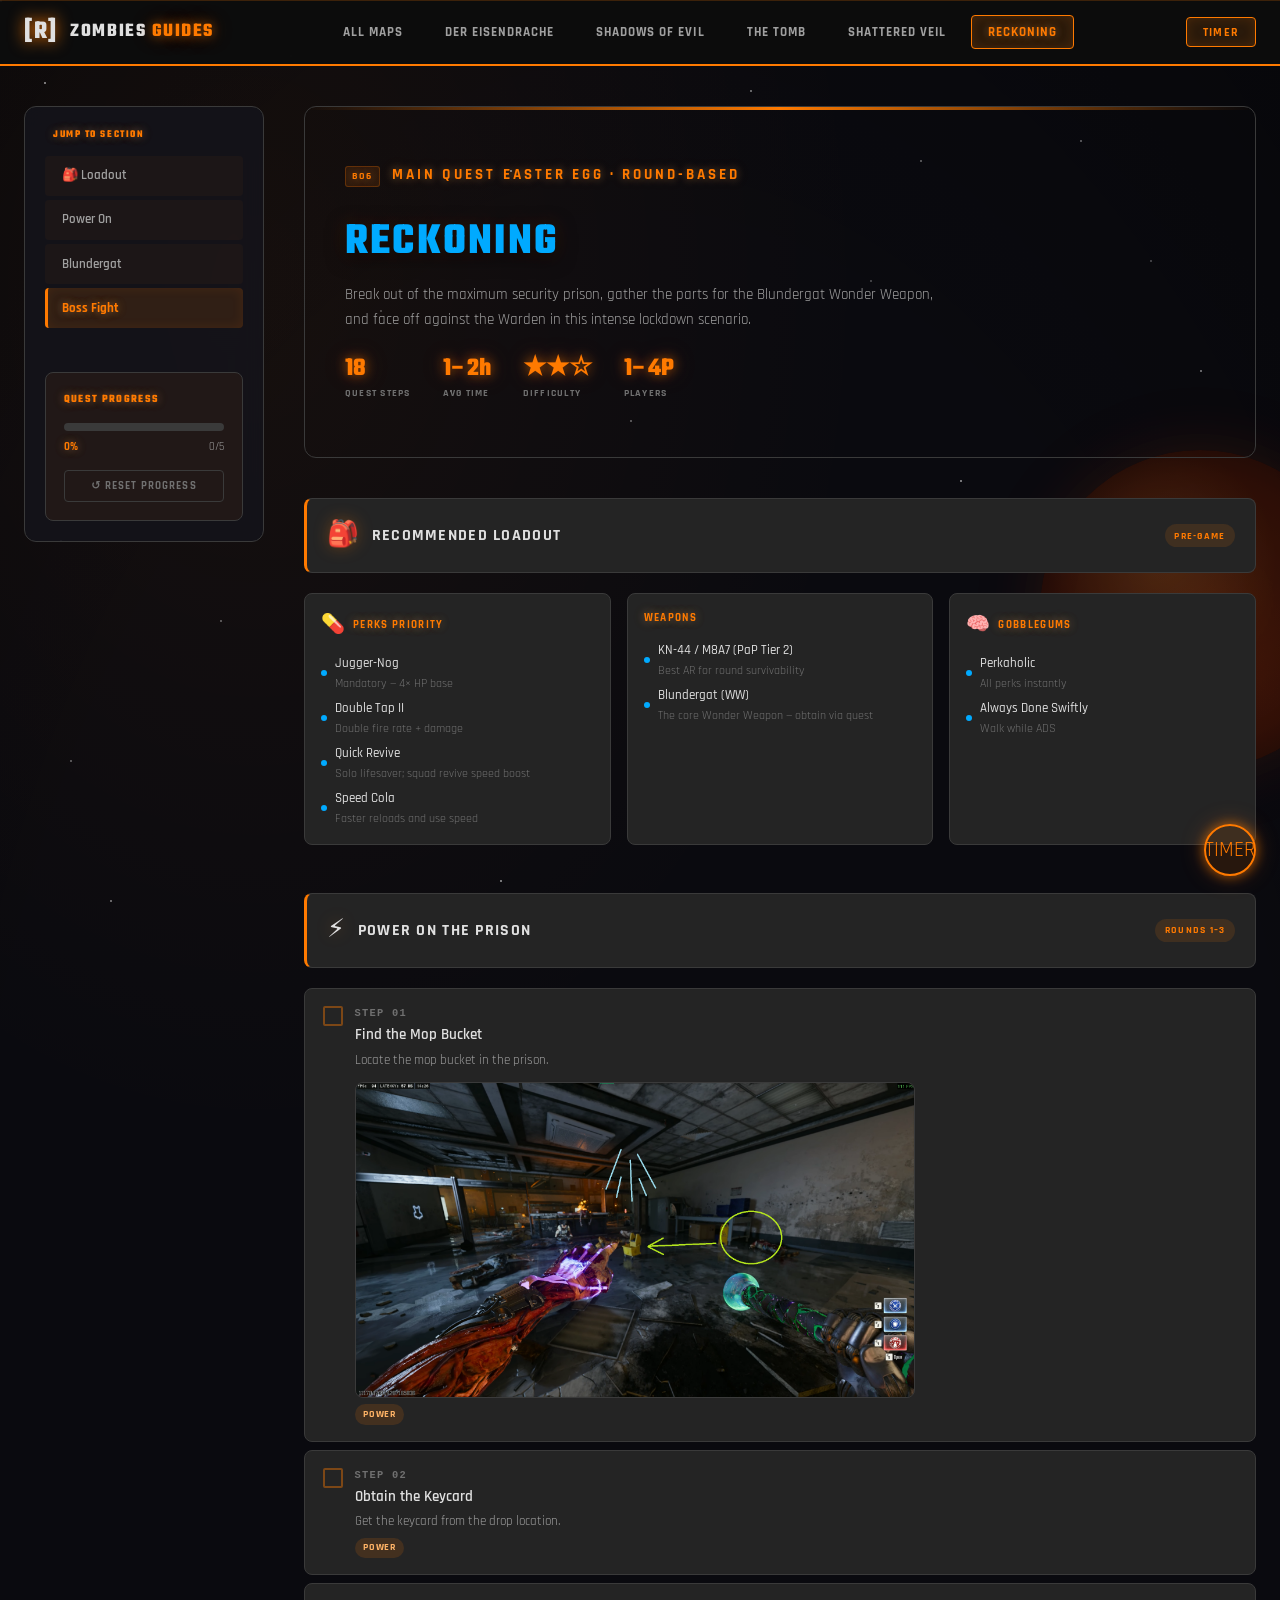
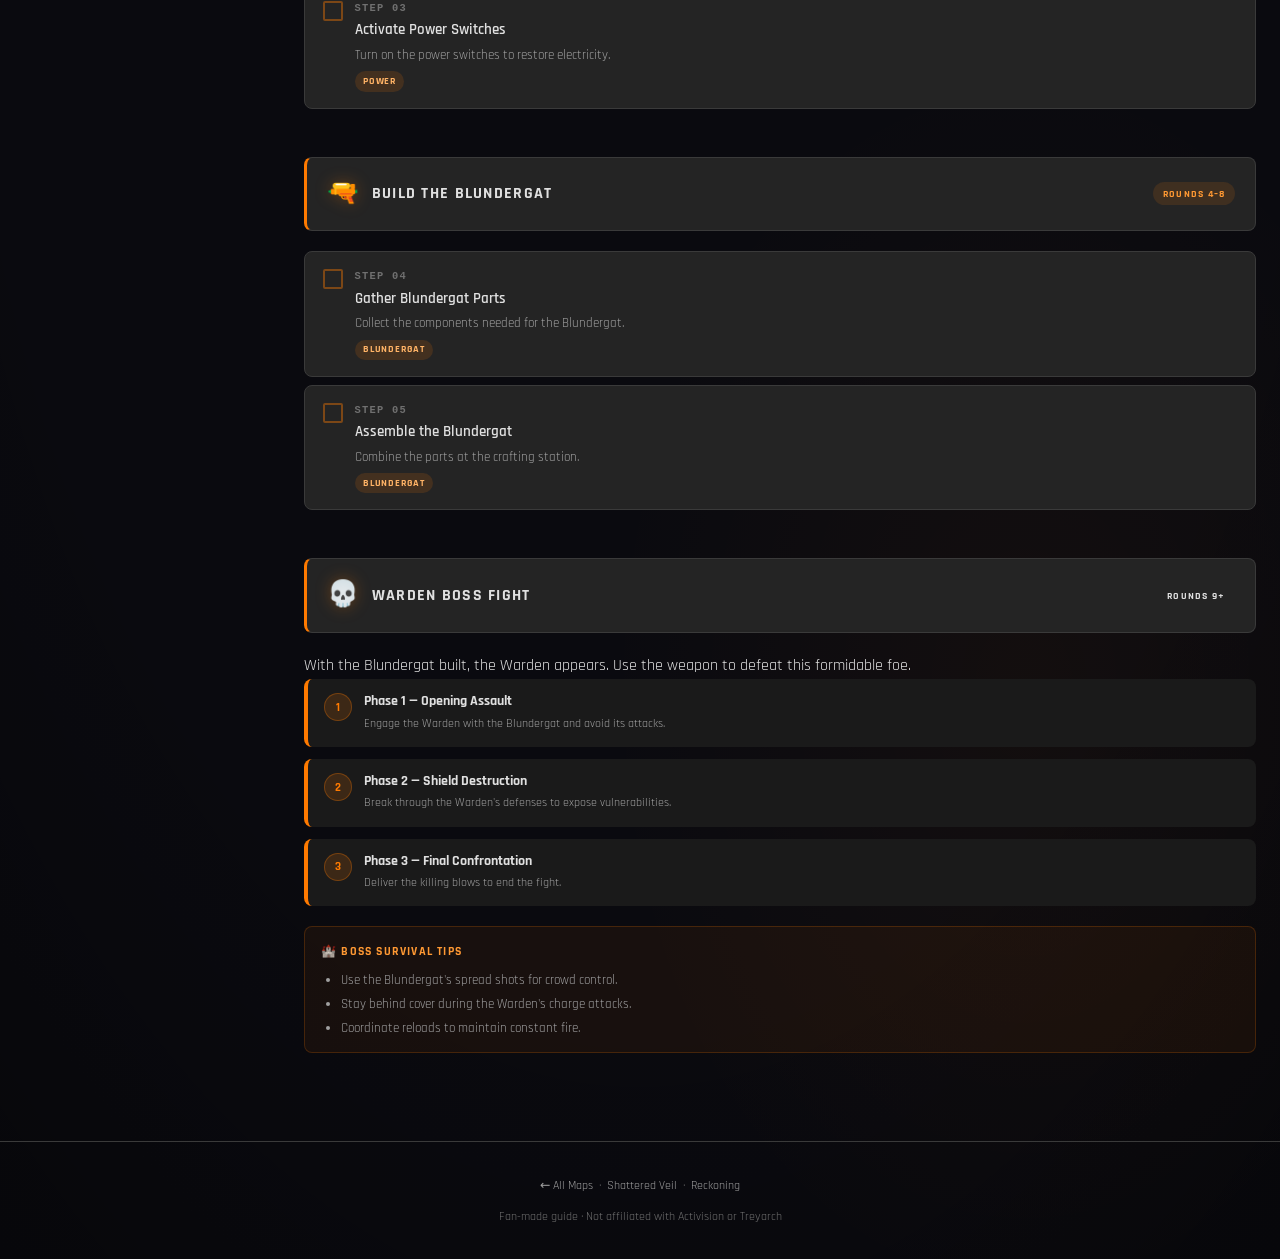
<file: reckoning.html>
<!DOCTYPE html>
<html lang="en">
<head>
  <meta charset="UTF-8" />
  <meta name="viewport" content="width=device-width, initial-scale=1.0" />
  <meta name="description" content="Reckoning Main Quest Easter Egg guide for Black Ops 6 Zombies. Escape the prison, build the Blundergat, and defeat the Warden." />
  <title>Reckoning Easter Egg Guide — BO6 Zombies</title>
  <link rel="stylesheet" href="css/style.css" />
  <link rel="icon" href="data:image/svg+xml,<svg xmlns='http://www.w3.org/2000/svg' viewBox='0 0 100 100'><text y='.9em' font-size='90'>🏰</text></svg>" />
  <meta name="theme-color" content="#0a0a0f" />
  <style>
    :root { --accent-color: #ff7a00; }
    .sidebar-nav a:hover, .sidebar-nav a.active {
      color: #ff7a00 !important;
      background: rgba(255, 122, 0, 0.12) !important;
      border-left-color: #ff7a00 !important;
    }
    .hero-stat-value { color: #ff7a00 !important; }
    .guide-hero h1 { color: #ff7a00; }
    .guide-hero-tag { color: #ff7a00 !important; }
    .section-header--blue { border-left-color: #ff7a00 !important; }
    .section-header--blue .section-icon { color: #ff7a00; }
    .mobile-bottom-nav a:hover,
    .mobile-bottom-nav a.active { color: #ff7a00 !important; background: rgba(255, 122, 0, 0.12) !important; }
    .step-checkbox { border-color: rgba(255, 122, 0, 0.4) !important; }
    .checklist-item.completed .step-checkbox {
      background: #ff7a00 !important; border-color: #ff7a00 !important; box-shadow: 0 0 8px rgba(255, 122, 0, 0.5) !important;
    }
    .sidebar-progress .progress-bar-fill { background: linear-gradient(90deg, #ff7a00, #ff9933) !important; }
    .section-header { border-left: 3px solid #ff7a00; }
  </style>
</head>
<body data-map-id="rec">

  <!-- ── Navigation ─────────────────────────────────────── -->
  <header class="site-header">
    <nav class="nav-inner" aria-label="Main navigation">
      <a href="index.html" class="nav-logo">
        <span class="logo-icon">[R]</span>
        <span>Zombies<span class="accent"> Guides</span></span>
      </a>
      <ul class="nav-links" role="list">
        <li><a href="index.html">All Maps</a></li>
        <li><a href="bo3-der-eisendrache.html">Der Eisendrache</a></li>
        <li><a href="bo3-shadows-of-evil.html">Shadows of Evil</a></li>
        <li><a href="the-tomb.html">The Tomb</a></li>
        <li><a href="shattered-veil.html">Shattered Veil</a></li>
        <li><a href="reckoning.html" class="active">Reckoning</a></li>
      </ul>
      <button class="nav-timer-btn" aria-label="Open stopwatch timer">TIMER</button>
    </nav>
  </header>

  <div class="guide-layout">

    <!-- Sidebar -->
    <aside class="guide-sidebar" aria-label="Guide navigation">
      <p class="sidebar-label">Jump to Section</p>
      <ul class="sidebar-nav" role="list">
        <li><a href="#loadout">🎒 Loadout</a></li>
        <li><a href="#power">Power On</a></li>
        <li><a href="#blundergat">Blundergat</a></li>
        <li><a href="#boss">Boss Fight</a></li>
      </ul>
      <div class="sidebar-progress" role="region" aria-label="Quest progress">
        <p class="sidebar-progress-label">Quest Progress</p>
        <div class="progress-bar-wrap">
          <div class="progress-bar-fill" style="width:0%"></div>
        </div>
        <div class="progress-text">
          <span class="pct">0%</span>
          <span class="count">0/0</span>
        </div>
        <button class="sidebar-reset-btn" type="button">↺ Reset Progress</button>
      </div>
    </aside>

    <!-- Main content -->
    <main class="guide-main" id="main-content">

      <!-- Hero -->
      <div class="guide-hero guide-hero--reckoning">
        <p class="guide-hero-tag" style="color:#00aaff;">
          <span class="game-badge game-badge-bo6" style="margin-right:0.4rem;">BO6</span>
          Main Quest Easter Egg · Round-Based
        </p>
        <h1 style="color:#00aaff;">Reckoning</h1>
        <p>
          Break out of the maximum security prison, gather the parts for the Blundergat Wonder Weapon,
          and face off against the Warden in this intense lockdown scenario.
        </p>
        <div class="guide-hero-stats">
          <div class="hero-stat">
            <span class="hero-stat-value" style="color:#00aaff;">18</span>
            <span class="hero-stat-label">Quest Steps</span>
          </div>
          <div class="hero-stat">
            <span class="hero-stat-value" style="color:#00aaff;">1–2h</span>
            <span class="hero-stat-label">Avg Time</span>
          </div>
          <div class="hero-stat">
            <span class="hero-stat-value" style="color:var(--neon-orange);">★★☆</span>
            <span class="hero-stat-label">Difficulty</span>
          </div>
          <div class="hero-stat">
            <span class="hero-stat-value" style="color:#00aaff;">1–4P</span>
            <span class="hero-stat-label">Players</span>
          </div>
        </div>
      </div>

      <!-- ── LOADOUT ─────────────────────────────────────── -->
      <section class="guide-section" id="loadout" aria-labelledby="loadout-h">
        <div class="section-header">
          <span class="section-icon">🎒</span>
          <h2 id="loadout-h">Recommended Loadout</h2>
          <span class="section-phase-tag phase-early">Pre-Game</span>
        </div>
        <div class="loadout-grid">
          <div class="loadout-card">
            <div class="loadout-card-header"><span class="loadout-icon">💊</span><span class="loadout-label">Perks Priority</span></div>
            <div class="loadout-items">
              <div class="loadout-item"><span class="dot" style="background:#00aaff"></span>
                <div><div class="item-name">Jugger-Nog</div><div class="item-why">Mandatory — 4× HP base</div></div>
              </div>
              <div class="loadout-item"><span class="dot" style="background:#00aaff"></span>
                <div><div class="item-name">Double Tap II</div><div class="item-why">Double fire rate + damage</div></div>
              </div>
              <div class="loadout-item"><span class="dot" style="background:#00aaff"></span>
                <div><div class="item-name">Quick Revive</div><div class="item-why">Solo lifesaver; squad revive speed boost</div></div>
              </div>
              <div class="loadout-item"><span class="dot" style="background:#00aaff"></span>
                <div><div class="item-name">Speed Cola</div><div class="item-why">Faster reloads and use speed</div></div>
              </div>
            </div>
          </div>
          <div class="loadout-card">
            <div class="loadout-card-header"><span class="loadout-label">Weapons</span></div>
            <div class="loadout-items">
              <div class="loadout-item"><span class="dot" style="background:#00aaff"></span>
                <div><div class="item-name">KN-44 / M8A7 (PaP Tier 2)</div><div class="item-why">Best AR for round survivability</div></div>
              </div>
              <div class="loadout-item"><span class="dot" style="background:#00aaff"></span>
                <div><div class="item-name">Blundergat (WW)</div><div class="item-why">The core Wonder Weapon — obtain via quest</div></div>
              </div>
            </div>
          </div>
          <div class="loadout-card">
            <div class="loadout-card-header"><span class="loadout-icon">🧠</span><span class="loadout-label">Gobblegums</span></div>
            <div class="loadout-items">
              <div class="loadout-item"><span class="dot" style="background:#00aaff"></span>
                <div><div class="item-name">Perkaholic</div><div class="item-why">All perks instantly</div></div>
              </div>
              <div class="loadout-item"><span class="dot" style="background:#00aaff"></span>
                <div><div class="item-name">Always Done Swiftly</div><div class="item-why">Walk while ADS</div></div>
              </div>
            </div>
          </div>
        </div>
      </section>

      <!-- ── POWER ───────────────────────────────────────── -->
      <section class="guide-section" id="power" aria-labelledby="power-h">
        <div class="section-header">
          <span class="section-icon">⚡</span>
          <h2 id="power-h">Power On the Prison</h2>
          <span class="section-phase-tag phase-early">Rounds 1–3</span>
        </div>
        <div class="checklist" role="list">

          <div class="checklist-item" data-step-id="rec001" role="listitem">
            <div class="step-main" tabindex="0" role="button" aria-pressed="false">
              <div class="step-checkbox" aria-hidden="true"><svg width="12" height="10" viewBox="0 0 12 10" fill="none"><path d="M1 5l3.5 3.5L11 1" stroke="#000" stroke-width="2.2" stroke-linecap="round" stroke-linejoin="round"/></svg></div>
              <div class="step-content">
                <div class="step-number">STEP 01</div>
                <div class="step-title">Find the Mop Bucket</div>
                <div class="step-desc">
                  Locate the mop bucket in the prison.
                  <img class="step-img" src="images/reckoning-step1.png" alt="reckoning step 1" loading="lazy">
                </div>
                <div class="step-tags"><span class="step-tag tag-required">Power</span></div>
              </div>
            </div>
          </div>

          <div class="checklist-item" data-step-id="rec002" role="listitem">
            <div class="step-main" tabindex="0" role="button" aria-pressed="false">
              <div class="step-checkbox" aria-hidden="true"><svg width="12" height="10" viewBox="0 0 12 10" fill="none"><path d="M1 5l3.5 3.5L11 1" stroke="#000" stroke-width="2.2" stroke-linecap="round" stroke-linejoin="round"/></svg></div>
              <div class="step-content">
                <div class="step-number">STEP 02</div>
                <div class="step-title">Obtain the Keycard</div>
                <div class="step-desc">
                  Get the keycard from the drop location.
                </div>
                <div class="step-tags"><span class="step-tag tag-required">Power</span></div>
              </div>
            </div>
          </div>

          <div class="checklist-item" data-step-id="rec003" role="listitem">
            <div class="step-main" tabindex="0" role="button" aria-pressed="false">
              <div class="step-checkbox" aria-hidden="true"><svg width="12" height="10" viewBox="0 0 12 10" fill="none"><path d="M1 5l3.5 3.5L11 1" stroke="#000" stroke-width="2.2" stroke-linecap="round" stroke-linejoin="round"/></svg></div>
              <div class="step-content">
                <div class="step-number">STEP 03</div>
                <div class="step-title">Activate Power Switches</div>
                <div class="step-desc">
                  Turn on the power switches to restore electricity.
                </div>
                <div class="step-tags"><span class="step-tag tag-required">Power</span></div>
              </div>
            </div>
          </div>

        </div>
      </section>

      <!-- ── BLUNDERGAT ──────────────────────────────────── -->
      <section class="guide-section" id="blundergat" aria-labelledby="blundergat-h">
        <div class="section-header">
          <span class="section-icon">🔫</span>
          <h2 id="blundergat-h">Build the Blundergat</h2>
          <span class="section-phase-tag phase-mid">Rounds 4–8</span>
        </div>
        <div class="checklist" role="list">

          <div class="checklist-item" data-step-id="rec004" role="listitem">
            <div class="step-main" tabindex="0" role="button" aria-pressed="false">
              <div class="step-checkbox" aria-hidden="true"><svg width="12" height="10" viewBox="0 0 12 10" fill="none"><path d="M1 5l3.5 3.5L11 1" stroke="#000" stroke-width="2.2" stroke-linecap="round" stroke-linejoin="round"/></svg></div>
              <div class="step-content">
                <div class="step-number">STEP 04</div>
                <div class="step-title">Gather Blundergat Parts</div>
                <div class="step-desc">
                  Collect the components needed for the Blundergat.
                </div>
                <div class="step-tags"><span class="step-tag tag-required">Blundergat</span></div>
              </div>
            </div>
          </div>

          <div class="checklist-item" data-step-id="rec005" role="listitem">
            <div class="step-main" tabindex="0" role="button" aria-pressed="false">
              <div class="step-checkbox" aria-hidden="true"><svg width="12" height="10" viewBox="0 0 12 10" fill="none"><path d="M1 5l3.5 3.5L11 1" stroke="#000" stroke-width="2.2" stroke-linecap="round" stroke-linejoin="round"/></svg></div>
              <div class="step-content">
                <div class="step-number">STEP 05</div>
                <div class="step-title">Assemble the Blundergat</div>
                <div class="step-desc">
                  Combine the parts at the crafting station.
                </div>
                <div class="step-tags"><span class="step-tag tag-required">Blundergat</span></div>
              </div>
            </div>
          </div>

        </div>
      </section>

      <!-- ── BOSS FIGHT ──────────────────────────────────── -->
      <section class="guide-section" id="boss" aria-labelledby="boss-h">
        <div class="section-header">
          <span class="section-icon">💀</span>
          <h2 id="boss-h">Warden Boss Fight</h2>
          <span class="section-phase-tag phase-late">Rounds 9+</span>
        </div>
        <div class="boss-intro">
          <p>
            With the Blundergat built, the Warden appears. Use the weapon to defeat this formidable foe.
          </p>
        </div>
        <div class="boss-phases" role="list">
          <div class="boss-phase" role="listitem">
            <span class="phase-num">1</span>
            <div class="phase-detail">
              <h4>Phase 1 — Opening Assault</h4>
              <p>Engage the Warden with the Blundergat and avoid its attacks.</p>
            </div>
          </div>
          <div class="boss-phase" role="listitem">
            <span class="phase-num">2</span>
            <div class="phase-detail">
              <h4>Phase 2 — Shield Destruction</h4>
              <p>Break through the Warden's defenses to expose vulnerabilities.</p>
            </div>
          </div>
          <div class="boss-phase" role="listitem">
            <span class="phase-num">3</span>
            <div class="phase-detail">
              <h4>Phase 3 — Final Confrontation</h4>
              <p>Deliver the killing blows to end the fight.</p>
            </div>
          </div>
        </div>
        <div class="boss-tips">
          <p class="boss-tips-title">🏰 Boss Survival Tips</p>
          <ul>
            <li>Use the Blundergat's spread shots for crowd control.</li>
            <li>Stay behind cover during the Warden's charge attacks.</li>
            <li>Coordinate reloads to maintain constant fire.</li>
          </ul>
        </div>
      </section>

    </main>
  </div>

  <!-- Mobile Bottom Nav -->
  <nav class="mobile-bottom-nav" aria-label="Quick navigation">
    <a href="#loadout"><span>🎒</span>Loadout</a>
    <a href="#power"><span>⚡</span>Power</a>
    <a href="#blundergat"><span>🔫</span>Blundergat</a>
    <a href="#boss"><span>💀</span>Boss</a>
  </nav>

  <footer class="site-footer">
    <p>
      <a href="index.html">← All Maps</a> &nbsp;·&nbsp;
      <a href="shattered-veil.html">Shattered Veil</a> &nbsp;·&nbsp;
      <a href="reckoning.html">Reckoning</a>
    </p>
    <p style="margin-top:0.5rem;">Fan-made guide · Not affiliated with Activision or Treyarch</p>
  </footer>

  <!-- Timer Modal -->
  <div class="timer-modal-overlay" role="dialog" aria-modal="true" aria-label="Stopwatch timer">
    <div class="timer-modal">
      <button class="timer-modal-close" aria-label="Close timer">✕</button>
      <p class="timer-label">Round Stopwatch</p>
      <div class="timer-display" aria-live="polite">00:00:00.00</div>
      <div class="timer-controls">
        <button class="timer-btn timer-btn-start">START</button>
        <button class="timer-btn timer-btn-pause" disabled>PAUSE</button>
        <button class="timer-btn timer-btn-reset">RESET</button>
      </div>
      <div class="timer-laps" aria-label="Lap times" role="list"></div>
    </div>
  </div>
  <button class="fab-timer" aria-label="Open stopwatch">TIMER</button>

  <script src="js/app.js"></script>
</body>
</html>
</file>
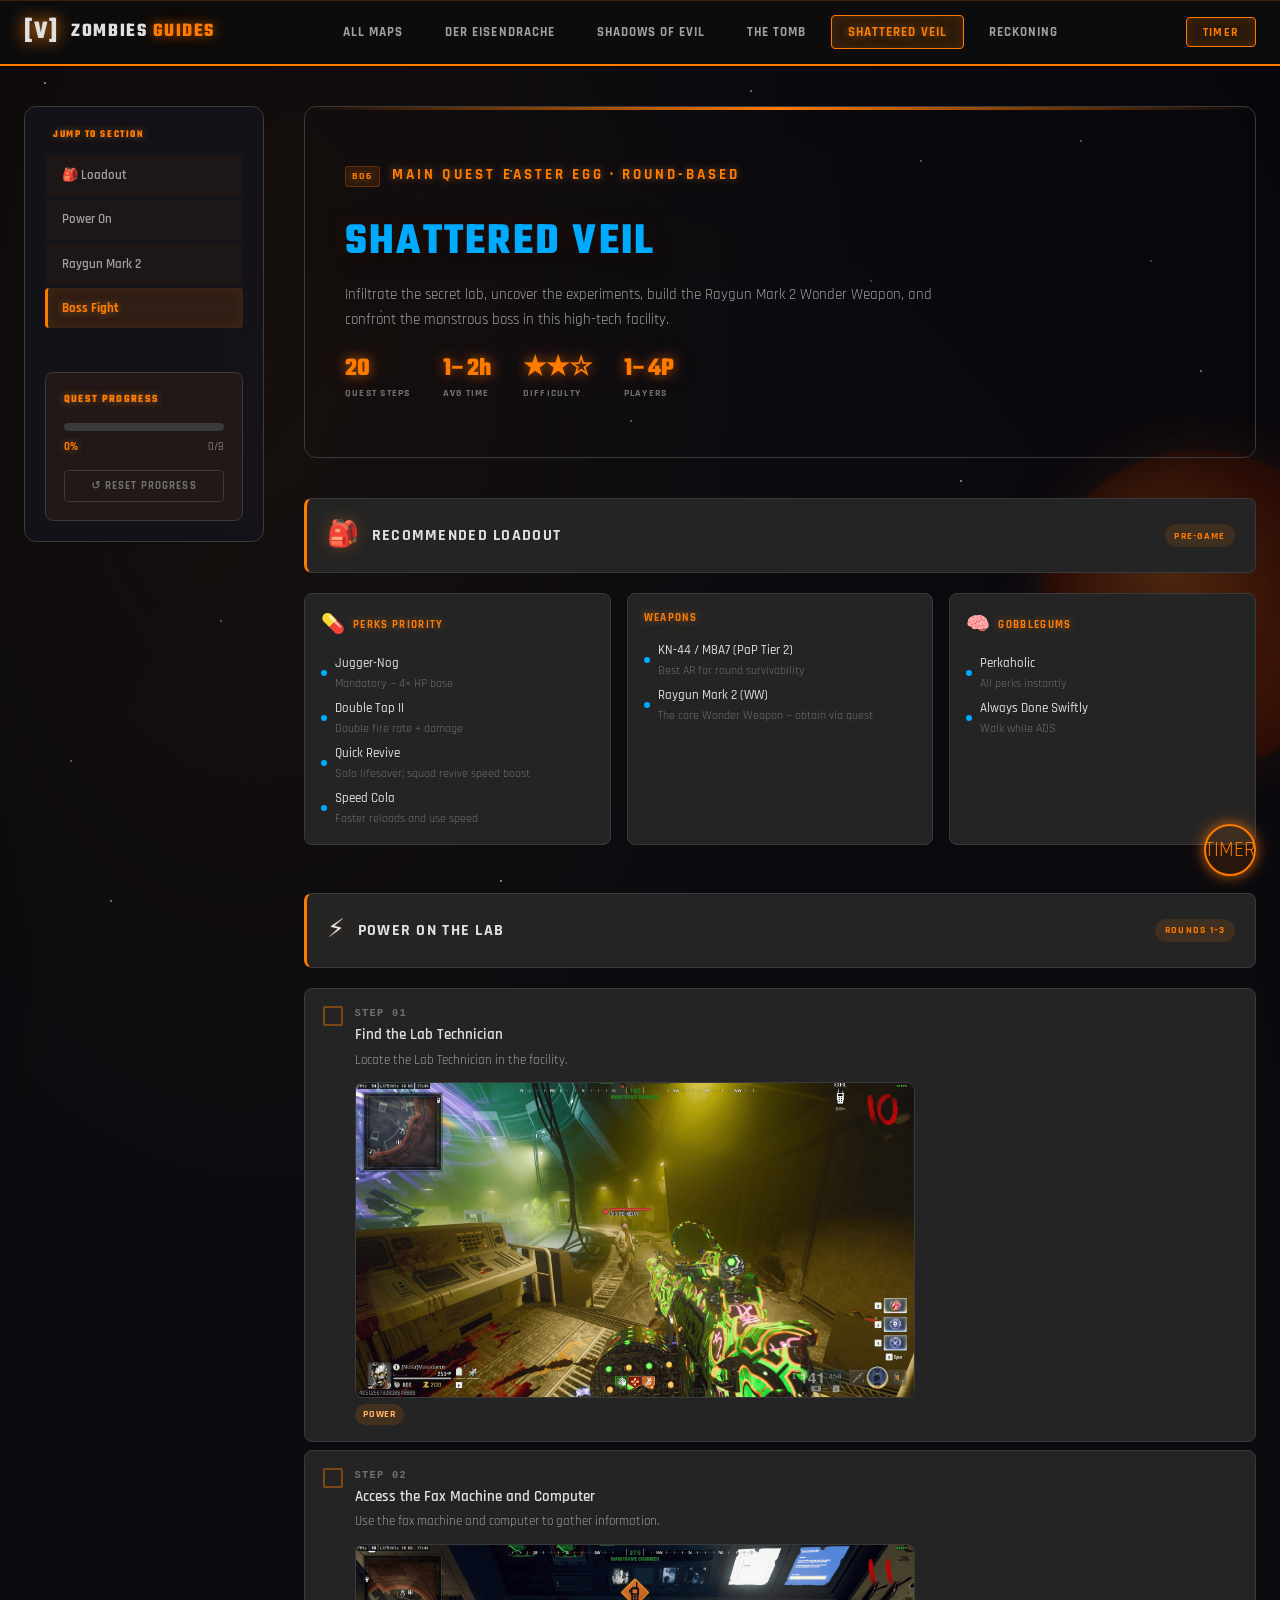
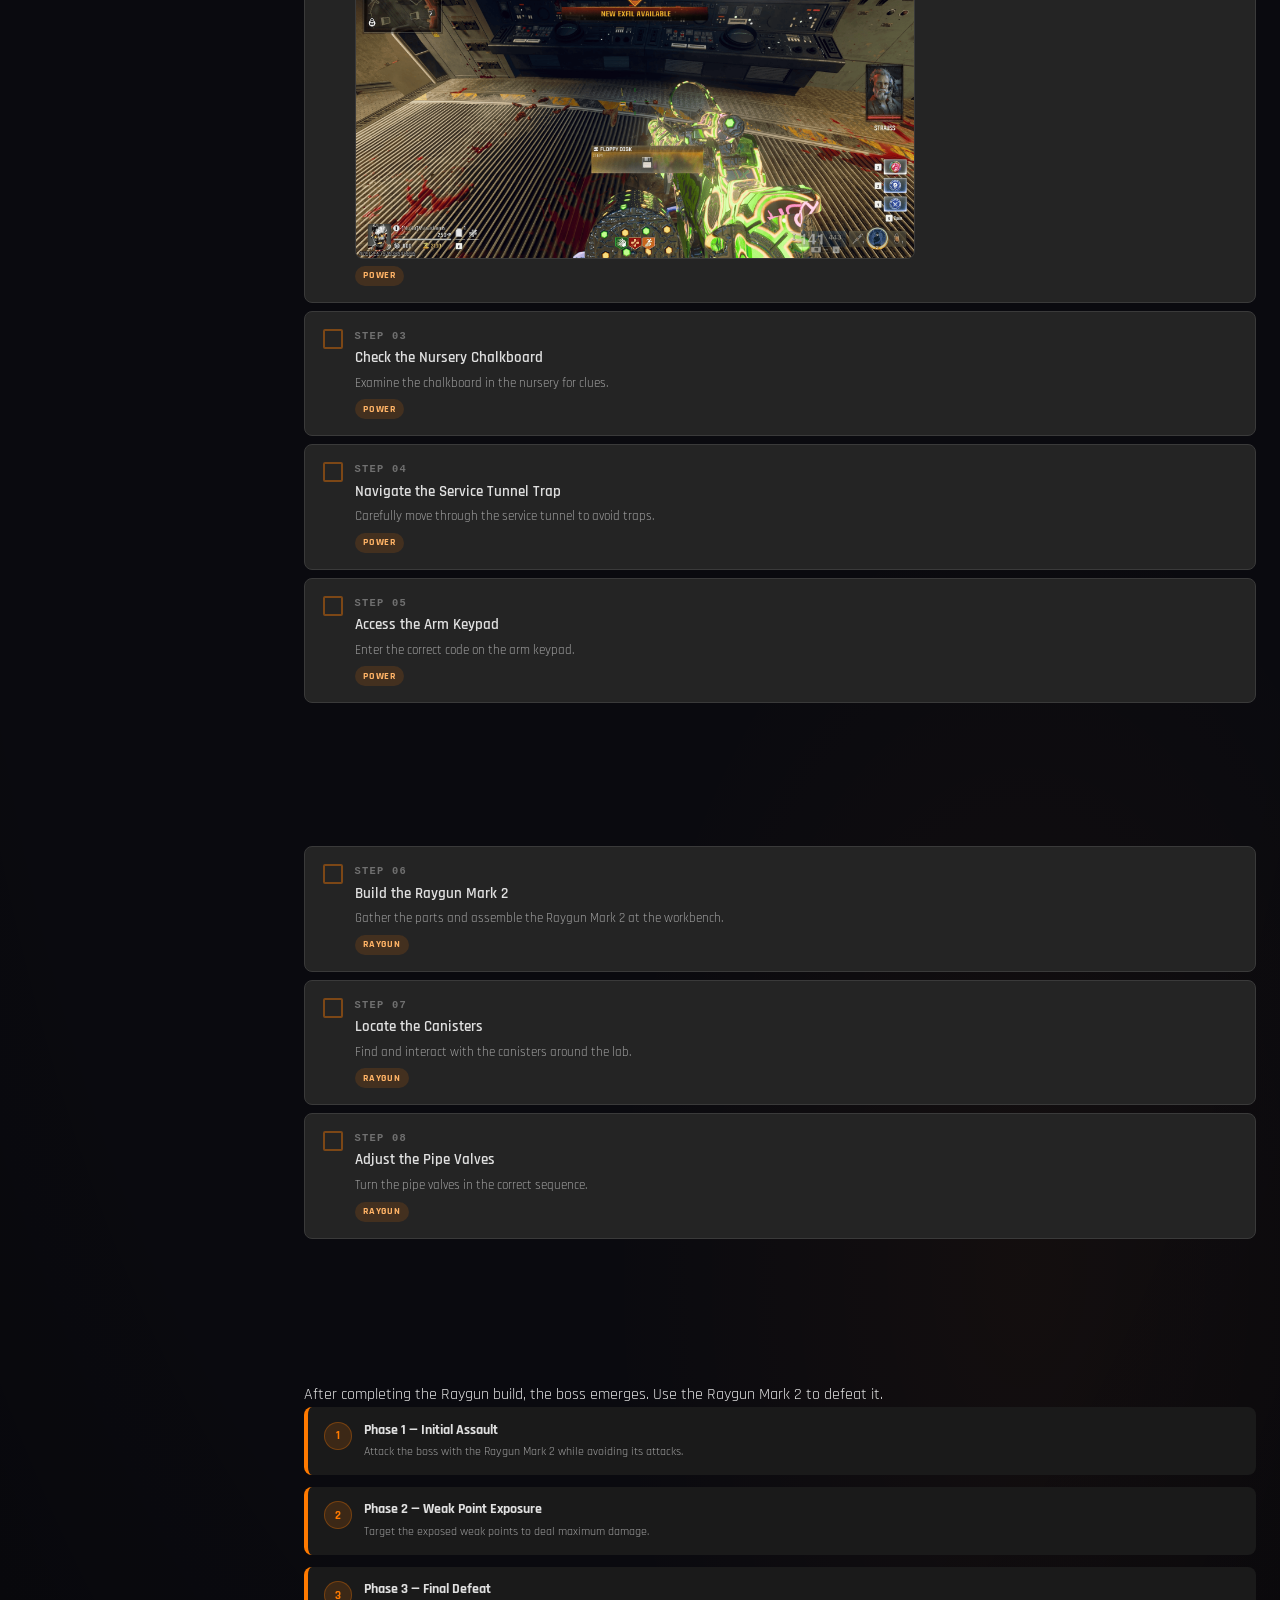
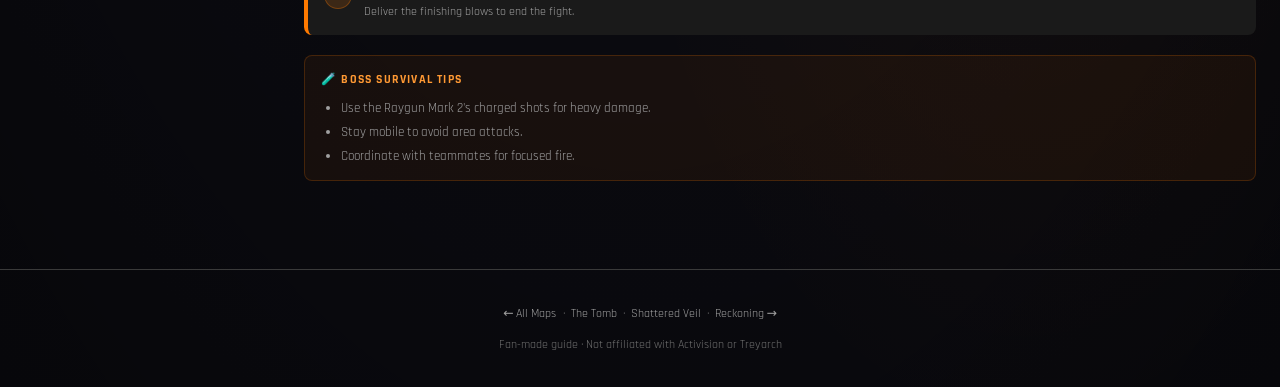
<file: shattered-veil.html>
<!DOCTYPE html>
<html lang="en">
<head>
  <meta charset="UTF-8" />
  <meta name="viewport" content="width=device-width, initial-scale=1.0" />
  <meta name="description" content="Shattered Veil Main Quest Easter Egg guide for Black Ops 6 Zombies. Navigate the lab, build the Raygun Mark 2, and defeat the boss." />
  <title>Shattered Veil Easter Egg Guide — BO6 Zombies</title>
  <link rel="stylesheet" href="css/style.css" />
  <link rel="icon" href="data:image/svg+xml,<svg xmlns='http://www.w3.org/2000/svg' viewBox='0 0 100 100'><text y='.9em' font-size='90'>🧪</text></svg>" />
  <meta name="theme-color" content="#0a0a0f" />
  <style>
    :root { --accent-color: #ff7a00; }
    .sidebar-nav a:hover, .sidebar-nav a.active {
      color: #ff7a00 !important;
      background: rgba(255, 122, 0, 0.12) !important;
      border-left-color: #ff7a00 !important;
    }
    .hero-stat-value { color: #ff7a00 !important; }
    .guide-hero h1 { color: #ff7a00; }
    .guide-hero-tag { color: #ff7a00 !important; }
    .section-header--blue { border-left-color: #ff7a00 !important; }
    .section-header--blue .section-icon { color: #ff7a00; }
    .mobile-bottom-nav a:hover,
    .mobile-bottom-nav a.active { color: #ff7a00 !important; background: rgba(255, 122, 0, 0.12) !important; }
    .step-checkbox { border-color: rgba(255, 122, 0, 0.4) !important; }
    .checklist-item.completed .step-checkbox {
      background: #ff7a00 !important; border-color: #ff7a00 !important; box-shadow: 0 0 8px rgba(255, 122, 0, 0.5) !important;
    }
    .sidebar-progress .progress-bar-fill { background: linear-gradient(90deg, #ff7a00, #ff9933) !important; }
    .section-header { border-left: 3px solid #ff7a00; }
  </style>
</head>
<body data-map-id="sv">

  <!-- ── Navigation ─────────────────────────────────────── -->
  <header class="site-header">
    <nav class="nav-inner" aria-label="Main navigation">
      <a href="index.html" class="nav-logo">
        <span class="logo-icon">[V]</span>
        <span>Zombies<span class="accent"> Guides</span></span>
      </a>
      <ul class="nav-links" role="list">
        <li><a href="index.html">All Maps</a></li>
        <li><a href="bo3-der-eisendrache.html">Der Eisendrache</a></li>
        <li><a href="bo3-shadows-of-evil.html">Shadows of Evil</a></li>
        <li><a href="the-tomb.html">The Tomb</a></li>
        <li><a href="shattered-veil.html" class="active">Shattered Veil</a></li>
        <li><a href="reckoning.html">Reckoning</a></li>
      </ul>
      <button class="nav-timer-btn" aria-label="Open stopwatch timer">TIMER</button>
    </nav>
  </header>

  <div class="guide-layout">

    <!-- Sidebar -->
    <aside class="guide-sidebar" aria-label="Guide navigation">
      <p class="sidebar-label">Jump to Section</p>
      <ul class="sidebar-nav" role="list">
        <li><a href="#loadout">🎒 Loadout</a></li>
        <li><a href="#power">Power On</a></li>
        <li><a href="#raygun">Raygun Mark 2</a></li>
        <li><a href="#boss">Boss Fight</a></li>
      </ul>
      <div class="sidebar-progress" role="region" aria-label="Quest progress">
        <p class="sidebar-progress-label">Quest Progress</p>
        <div class="progress-bar-wrap">
          <div class="progress-bar-fill" style="width:0%"></div>
        </div>
        <div class="progress-text">
          <span class="pct">0%</span>
          <span class="count">0/0</span>
        </div>
        <button class="sidebar-reset-btn" type="button">↺ Reset Progress</button>
      </div>
    </aside>

    <!-- Main content -->
    <main class="guide-main" id="main-content">

      <!-- Hero -->
      <div class="guide-hero guide-hero--shattered-veil">
        <p class="guide-hero-tag" style="color:#00aaff;">
          <span class="game-badge game-badge-bo6" style="margin-right:0.4rem;">BO6</span>
          Main Quest Easter Egg · Round-Based
        </p>
        <h1 style="color:#00aaff;">Shattered Veil</h1>
        <p>
          Infiltrate the secret lab, uncover the experiments, build the Raygun Mark 2 Wonder Weapon,
          and confront the monstrous boss in this high-tech facility.
        </p>
        <div class="guide-hero-stats">
          <div class="hero-stat">
            <span class="hero-stat-value" style="color:#00aaff;">20</span>
            <span class="hero-stat-label">Quest Steps</span>
          </div>
          <div class="hero-stat">
            <span class="hero-stat-value" style="color:#00aaff;">1–2h</span>
            <span class="hero-stat-label">Avg Time</span>
          </div>
          <div class="hero-stat">
            <span class="hero-stat-value" style="color:var(--neon-orange);">★★☆</span>
            <span class="hero-stat-label">Difficulty</span>
          </div>
          <div class="hero-stat">
            <span class="hero-stat-value" style="color:#00aaff;">1–4P</span>
            <span class="hero-stat-label">Players</span>
          </div>
        </div>
      </div>

      <!-- ── LOADOUT ─────────────────────────────────────── -->
      <section class="guide-section" id="loadout" aria-labelledby="loadout-h">
        <div class="section-header">
          <span class="section-icon">🎒</span>
          <h2 id="loadout-h">Recommended Loadout</h2>
          <span class="section-phase-tag phase-early">Pre-Game</span>
        </div>
        <div class="loadout-grid">
          <div class="loadout-card">
            <div class="loadout-card-header"><span class="loadout-icon">💊</span><span class="loadout-label">Perks Priority</span></div>
            <div class="loadout-items">
              <div class="loadout-item"><span class="dot" style="background:#00aaff"></span>
                <div><div class="item-name">Jugger-Nog</div><div class="item-why">Mandatory — 4× HP base</div></div>
              </div>
              <div class="loadout-item"><span class="dot" style="background:#00aaff"></span>
                <div><div class="item-name">Double Tap II</div><div class="item-why">Double fire rate + damage</div></div>
              </div>
              <div class="loadout-item"><span class="dot" style="background:#00aaff"></span>
                <div><div class="item-name">Quick Revive</div><div class="item-why">Solo lifesaver; squad revive speed boost</div></div>
              </div>
              <div class="loadout-item"><span class="dot" style="background:#00aaff"></span>
                <div><div class="item-name">Speed Cola</div><div class="item-why">Faster reloads and use speed</div></div>
              </div>
            </div>
          </div>
          <div class="loadout-card">
            <div class="loadout-card-header"><span class="loadout-label">Weapons</span></div>
            <div class="loadout-items">
              <div class="loadout-item"><span class="dot" style="background:#00aaff"></span>
                <div><div class="item-name">KN-44 / M8A7 (PaP Tier 2)</div><div class="item-why">Best AR for round survivability</div></div>
              </div>
              <div class="loadout-item"><span class="dot" style="background:#00aaff"></span>
                <div><div class="item-name">Raygun Mark 2 (WW)</div><div class="item-why">The core Wonder Weapon — obtain via quest</div></div>
              </div>
            </div>
          </div>
          <div class="loadout-card">
            <div class="loadout-card-header"><span class="loadout-icon">🧠</span><span class="loadout-label">Gobblegums</span></div>
            <div class="loadout-items">
              <div class="loadout-item"><span class="dot" style="background:#00aaff"></span>
                <div><div class="item-name">Perkaholic</div><div class="item-why">All perks instantly</div></div>
              </div>
              <div class="loadout-item"><span class="dot" style="background:#00aaff"></span>
                <div><div class="item-name">Always Done Swiftly</div><div class="item-why">Walk while ADS</div></div>
              </div>
            </div>
          </div>
        </div>
      </section>

      <!-- ── POWER ───────────────────────────────────────── -->
      <section class="guide-section" id="power" aria-labelledby="power-h">
        <div class="section-header">
          <span class="section-icon">⚡</span>
          <h2 id="power-h">Power On the Lab</h2>
          <span class="section-phase-tag phase-early">Rounds 1–3</span>
        </div>
        <div class="checklist" role="list">

          <div class="checklist-item" data-step-id="sv001" role="listitem">
            <div class="step-main" tabindex="0" role="button" aria-pressed="false">
              <div class="step-checkbox" aria-hidden="true"><svg width="12" height="10" viewBox="0 0 12 10" fill="none"><path d="M1 5l3.5 3.5L11 1" stroke="#000" stroke-width="2.2" stroke-linecap="round" stroke-linejoin="round"/></svg></div>
              <div class="step-content">
                <div class="step-number">STEP 01</div>
                <div class="step-title">Find the Lab Technician</div>
                <div class="step-desc">
                  Locate the Lab Technician in the facility.
                  <img class="step-img" src="images/shattered-veil-step1.png" alt="shattered-veil step 1" loading="lazy">
                </div>
                <div class="step-tags"><span class="step-tag tag-required">Power</span></div>
              </div>
            </div>
          </div>

          <div class="checklist-item" data-step-id="sv002" role="listitem">
            <div class="step-main" tabindex="0" role="button" aria-pressed="false">
              <div class="step-checkbox" aria-hidden="true"><svg width="12" height="10" viewBox="0 0 12 10" fill="none"><path d="M1 5l3.5 3.5L11 1" stroke="#000" stroke-width="2.2" stroke-linecap="round" stroke-linejoin="round"/></svg></div>
              <div class="step-content">
                <div class="step-number">STEP 02</div>
                <div class="step-title">Access the Fax Machine and Computer</div>
                <div class="step-desc">
                  Use the fax machine and computer to gather information.
                  <img class="step-img" src="images/shattered-veil-step2.png" alt="shattered-veil step 2" loading="lazy">
                </div>
                <div class="step-tags"><span class="step-tag tag-required">Power</span></div>
              </div>
            </div>
          </div>

          <div class="checklist-item" data-step-id="sv003" role="listitem">
            <div class="step-main" tabindex="0" role="button" aria-pressed="false">
              <div class="step-checkbox" aria-hidden="true"><svg width="12" height="10" viewBox="0 0 12 10" fill="none"><path d="M1 5l3.5 3.5L11 1" stroke="#000" stroke-width="2.2" stroke-linecap="round" stroke-linejoin="round"/></svg></div>
              <div class="step-content">
                <div class="step-number">STEP 03</div>
                <div class="step-title">Check the Nursery Chalkboard</div>
                <div class="step-desc">
                  Examine the chalkboard in the nursery for clues.
                </div>
                <div class="step-tags"><span class="step-tag tag-required">Power</span></div>
              </div>
            </div>
          </div>

          <div class="checklist-item" data-step-id="sv004" role="listitem">
            <div class="step-main" tabindex="0" role="button" aria-pressed="false">
              <div class="step-checkbox" aria-hidden="true"><svg width="12" height="10" viewBox="0 0 12 10" fill="none"><path d="M1 5l3.5 3.5L11 1" stroke="#000" stroke-width="2.2" stroke-linecap="round" stroke-linejoin="round"/></svg></div>
              <div class="step-content">
                <div class="step-number">STEP 04</div>
                <div class="step-title">Navigate the Service Tunnel Trap</div>
                <div class="step-desc">
                  Carefully move through the service tunnel to avoid traps.
                </div>
                <div class="step-tags"><span class="step-tag tag-required">Power</span></div>
              </div>
            </div>
          </div>

          <div class="checklist-item" data-step-id="sv005" role="listitem">
            <div class="step-main" tabindex="0" role="button" aria-pressed="false">
              <div class="step-checkbox" aria-hidden="true"><svg width="12" height="10" viewBox="0 0 12 10" fill="none"><path d="M1 5l3.5 3.5L11 1" stroke="#000" stroke-width="2.2" stroke-linecap="round" stroke-linejoin="round"/></svg></div>
              <div class="step-content">
                <div class="step-number">STEP 05</div>
                <div class="step-title">Access the Arm Keypad</div>
                <div class="step-desc">
                  Enter the correct code on the arm keypad.
                </div>
                <div class="step-tags"><span class="step-tag tag-required">Power</span></div>
              </div>
            </div>
          </div>

        </div>
      </section>

      <!-- ── RAYGUN MARK 2 ──────────────────────────────── -->
      <section class="guide-section" id="raygun" aria-labelledby="raygun-h">
        <div class="section-header">
          <span class="section-icon">🔫</span>
          <h2 id="raygun-h">Build the Raygun Mark 2</h2>
          <span class="section-phase-tag phase-mid">Rounds 4–8</span>
        </div>
        <div class="checklist" role="list">

          <div class="checklist-item" data-step-id="sv006" role="listitem">
            <div class="step-main" tabindex="0" role="button" aria-pressed="false">
              <div class="step-checkbox" aria-hidden="true"><svg width="12" height="10" viewBox="0 0 12 10" fill="none"><path d="M1 5l3.5 3.5L11 1" stroke="#000" stroke-width="2.2" stroke-linecap="round" stroke-linejoin="round"/></svg></div>
              <div class="step-content">
                <div class="step-number">STEP 06</div>
                <div class="step-title">Build the Raygun Mark 2</div>
                <div class="step-desc">
                  Gather the parts and assemble the Raygun Mark 2 at the workbench.
                </div>
                <div class="step-tags"><span class="step-tag tag-required">Raygun</span></div>
              </div>
            </div>
          </div>

          <div class="checklist-item" data-step-id="sv007" role="listitem">
            <div class="step-main" tabindex="0" role="button" aria-pressed="false">
              <div class="step-checkbox" aria-hidden="true"><svg width="12" height="10" viewBox="0 0 12 10" fill="none"><path d="M1 5l3.5 3.5L11 1" stroke="#000" stroke-width="2.2" stroke-linecap="round" stroke-linejoin="round"/></svg></div>
              <div class="step-content">
                <div class="step-number">STEP 07</div>
                <div class="step-title">Locate the Canisters</div>
                <div class="step-desc">
                  Find and interact with the canisters around the lab.
                </div>
                <div class="step-tags"><span class="step-tag tag-required">Raygun</span></div>
              </div>
            </div>
          </div>

          <div class="checklist-item" data-step-id="sv008" role="listitem">
            <div class="step-main" tabindex="0" role="button" aria-pressed="false">
              <div class="step-checkbox" aria-hidden="true"><svg width="12" height="10" viewBox="0 0 12 10" fill="none"><path d="M1 5l3.5 3.5L11 1" stroke="#000" stroke-width="2.2" stroke-linecap="round" stroke-linejoin="round"/></svg></div>
              <div class="step-content">
                <div class="step-number">STEP 08</div>
                <div class="step-title">Adjust the Pipe Valves</div>
                <div class="step-desc">
                  Turn the pipe valves in the correct sequence.
                </div>
                <div class="step-tags"><span class="step-tag tag-required">Raygun</span></div>
              </div>
            </div>
          </div>

        </div>
      </section>

      <!-- ── BOSS FIGHT ──────────────────────────────────── -->
      <section class="guide-section" id="boss" aria-labelledby="boss-h">
        <div class="section-header">
          <span class="section-icon">💀</span>
          <h2 id="boss-h">Boss Fight</h2>
          <span class="section-phase-tag phase-late">Rounds 9+</span>
        </div>
        <div class="boss-intro">
          <p>
            After completing the Raygun build, the boss emerges. Use the Raygun Mark 2 to defeat it.
          </p>
        </div>
        <div class="boss-phases" role="list">
          <div class="boss-phase" role="listitem">
            <span class="phase-num">1</span>
            <div class="phase-detail">
              <h4>Phase 1 — Initial Assault</h4>
              <p>Attack the boss with the Raygun Mark 2 while avoiding its attacks.</p>
            </div>
          </div>
          <div class="boss-phase" role="listitem">
            <span class="phase-num">2</span>
            <div class="phase-detail">
              <h4>Phase 2 — Weak Point Exposure</h4>
              <p>Target the exposed weak points to deal maximum damage.</p>
            </div>
          </div>
          <div class="boss-phase" role="listitem">
            <span class="phase-num">3</span>
            <div class="phase-detail">
              <h4>Phase 3 — Final Defeat</h4>
              <p>Deliver the finishing blows to end the fight.</p>
            </div>
          </div>
        </div>
        <div class="boss-tips">
          <p class="boss-tips-title">🧪 Boss Survival Tips</p>
          <ul>
            <li>Use the Raygun Mark 2's charged shots for heavy damage.</li>
            <li>Stay mobile to avoid area attacks.</li>
            <li>Coordinate with teammates for focused fire.</li>
          </ul>
        </div>
      </section>

    </main>
  </div>

  <!-- Mobile Bottom Nav -->
  <nav class="mobile-bottom-nav" aria-label="Quick navigation">
    <a href="#loadout"><span>🎒</span>Loadout</a>
    <a href="#power"><span>⚡</span>Power</a>
    <a href="#raygun"><span>🔫</span>Raygun</a>
    <a href="#boss"><span>💀</span>Boss</a>
  </nav>

  <footer class="site-footer">
    <p>
      <a href="index.html">← All Maps</a> &nbsp;·&nbsp;
      <a href="the-tomb.html">The Tomb</a> &nbsp;·&nbsp;
      <a href="shattered-veil.html">Shattered Veil</a> &nbsp;·&nbsp;
      <a href="reckoning.html">Reckoning →</a>
    </p>
    <p style="margin-top:0.5rem;">Fan-made guide · Not affiliated with Activision or Treyarch</p>
  </footer>

  <!-- Timer Modal -->
  <div class="timer-modal-overlay" role="dialog" aria-modal="true" aria-label="Stopwatch timer">
    <div class="timer-modal">
      <button class="timer-modal-close" aria-label="Close timer">✕</button>
      <p class="timer-label">Round Stopwatch</p>
      <div class="timer-display" aria-live="polite">00:00:00.00</div>
      <div class="timer-controls">
        <button class="timer-btn timer-btn-start">START</button>
        <button class="timer-btn timer-btn-pause" disabled>PAUSE</button>
        <button class="timer-btn timer-btn-reset">RESET</button>
      </div>
      <div class="timer-laps" aria-label="Lap times" role="list"></div>
    </div>
  </div>
  <button class="fab-timer" aria-label="Open stopwatch">TIMER</button>

  <script src="js/app.js"></script>
</body>
</html>
</file>
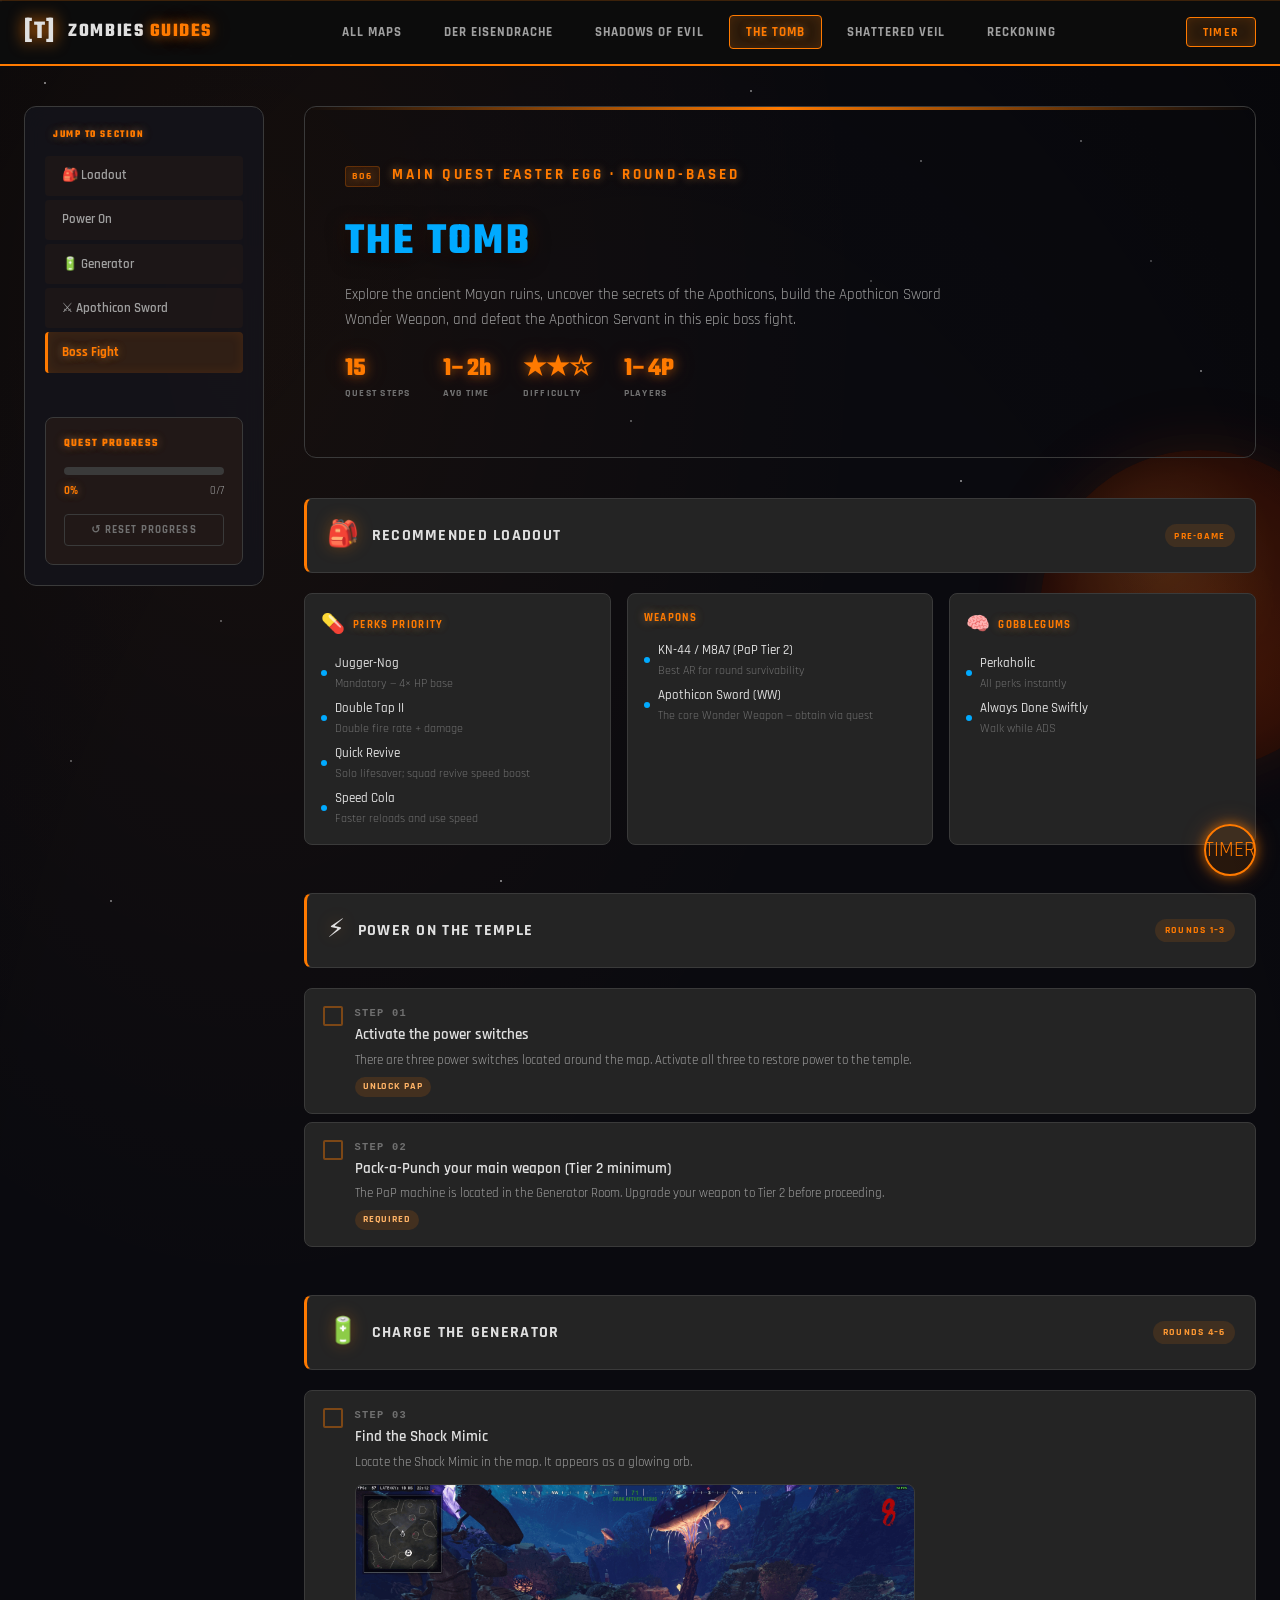
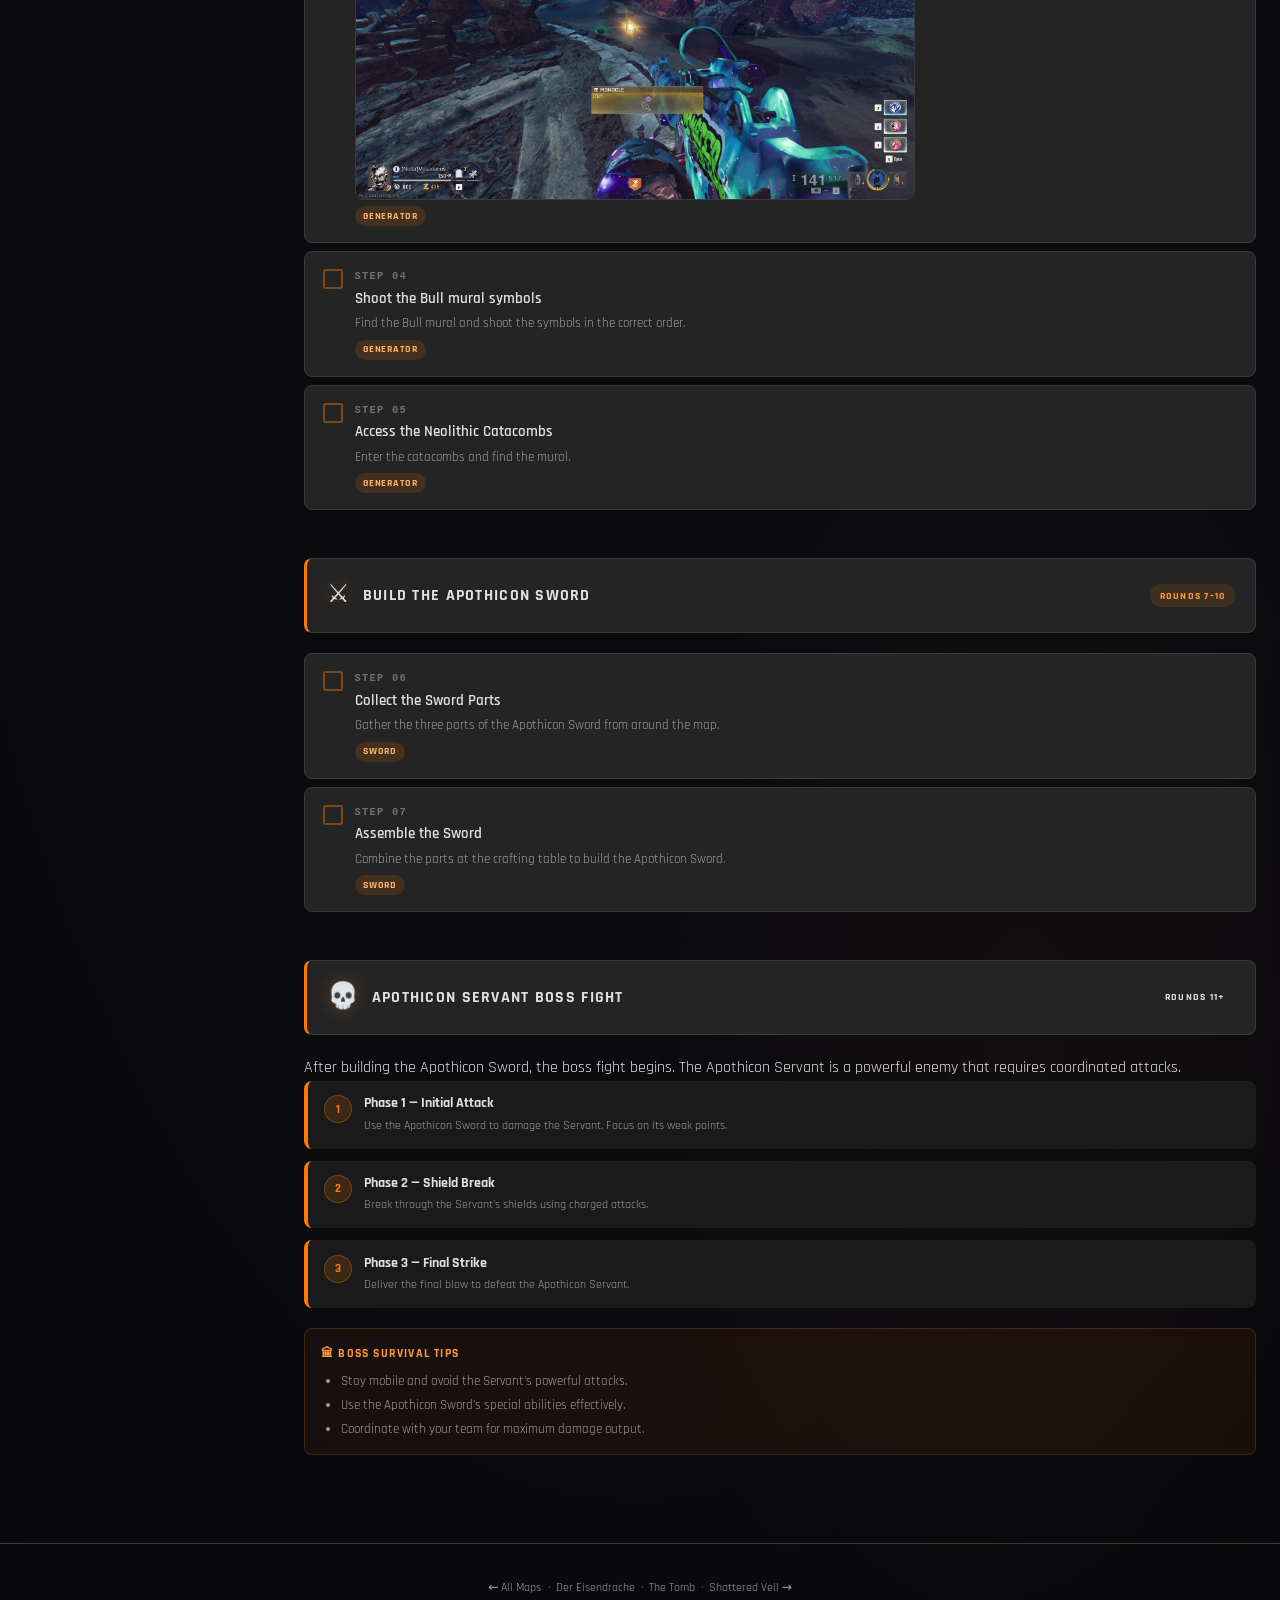
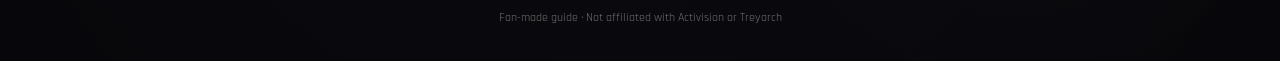
<file: the-tomb.html>
<!DOCTYPE html>
<html lang="en">
<head>
  <meta charset="UTF-8" />
  <meta name="viewport" content="width=device-width, initial-scale=1.0" />
  <meta name="description" content="The Tomb Main Quest Easter Egg guide for Black Ops 6 Zombies. Discover the ancient secrets, build the Apothicon Sword, and defeat the Apothicon Servant." />
  <title>The Tomb Easter Egg Guide — BO6 Zombies</title>
  <link rel="stylesheet" href="css/style.css" />
  <link rel="icon" href="data:image/svg+xml,<svg xmlns='http://www.w3.org/2000/svg' viewBox='0 0 100 100'><text y='.9em' font-size='90'>🏛</text></svg>" />
  <meta name="theme-color" content="#0a0a0f" />
  <style>
    :root { --accent-color: #ff7a00; }
    .sidebar-nav a:hover, .sidebar-nav a.active {
      color: #ff7a00 !important;
      background: rgba(255, 122, 0, 0.12) !important;
      border-left-color: #ff7a00 !important;
    }
    .hero-stat-value { color: #ff7a00 !important; }
    .guide-hero h1 { color: #ff7a00; }
    .guide-hero-tag { color: #ff7a00 !important; }
    .section-header--blue { border-left-color: #ff7a00 !important; }
    .section-header--blue .section-icon { color: #ff7a00; }
    .mobile-bottom-nav a:hover,
    .mobile-bottom-nav a.active { color: #ff7a00 !important; background: rgba(255, 122, 0, 0.12) !important; }
    .step-checkbox { border-color: rgba(255, 122, 0, 0.4) !important; }
    .checklist-item.completed .step-checkbox {
      background: #ff7a00 !important; border-color: #ff7a00 !important; box-shadow: 0 0 8px rgba(255, 122, 0, 0.5) !important;
    }
    .sidebar-progress .progress-bar-fill { background: linear-gradient(90deg, #ff7a00, #ff9933) !important; }
    .section-header { border-left: 3px solid #ff7a00; }
  </style>
</head>
<body data-map-id="tt">

  <!-- ── Navigation ─────────────────────────────────────── -->
  <header class="site-header">
    <nav class="nav-inner" aria-label="Main navigation">
      <a href="index.html" class="nav-logo">
        <span class="logo-icon">[T]</span>
        <span>Zombies<span class="accent"> Guides</span></span>
      </a>
      <ul class="nav-links" role="list">
        <li><a href="index.html">All Maps</a></li>
        <li><a href="bo3-der-eisendrache.html">Der Eisendrache</a></li>
        <li><a href="bo3-shadows-of-evil.html">Shadows of Evil</a></li>
        <li><a href="the-tomb.html" class="active">The Tomb</a></li>
        <li><a href="shattered-veil.html">Shattered Veil</a></li>
        <li><a href="reckoning.html">Reckoning</a></li>
      </ul>
      <button class="nav-timer-btn" aria-label="Open stopwatch timer">TIMER</button>
    </nav>
  </header>

  <div class="guide-layout">

    <!-- Sidebar -->
    <aside class="guide-sidebar" aria-label="Guide navigation">
      <p class="sidebar-label">Jump to Section</p>
      <ul class="sidebar-nav" role="list">
        <li><a href="#loadout">🎒 Loadout</a></li>
        <li><a href="#power">Power On</a></li>
        <li><a href="#generator">🔋 Generator</a></li>
        <li><a href="#sword">⚔ Apothicon Sword</a></li>
        <li><a href="#boss">Boss Fight</a></li>
      </ul>
      <div class="sidebar-progress" role="region" aria-label="Quest progress">
        <p class="sidebar-progress-label">Quest Progress</p>
        <div class="progress-bar-wrap">
          <div class="progress-bar-fill" style="width:0%"></div>
        </div>
        <div class="progress-text">
          <span class="pct">0%</span>
          <span class="count">0/0</span>
        </div>
        <button class="sidebar-reset-btn" type="button">↺ Reset Progress</button>
      </div>
    </aside>

    <!-- Main content -->
    <main class="guide-main" id="main-content">

      <!-- Hero -->
      <div class="guide-hero guide-hero--the-tomb">
        <p class="guide-hero-tag" style="color:#00aaff;">
          <span class="game-badge game-badge-bo6" style="margin-right:0.4rem;">BO6</span>
          Main Quest Easter Egg · Round-Based
        </p>
        <h1 style="color:#00aaff;">The Tomb</h1>
        <p>
          Explore the ancient Mayan ruins, uncover the secrets of the Apothicons,
          build the Apothicon Sword Wonder Weapon, and defeat the Apothicon Servant
          in this epic boss fight.
        </p>
        <div class="guide-hero-stats">
          <div class="hero-stat">
            <span class="hero-stat-value" style="color:#00aaff;">15</span>
            <span class="hero-stat-label">Quest Steps</span>
          </div>
          <div class="hero-stat">
            <span class="hero-stat-value" style="color:#00aaff;">1–2h</span>
            <span class="hero-stat-label">Avg Time</span>
          </div>
          <div class="hero-stat">
            <span class="hero-stat-value" style="color:var(--neon-orange);">★★☆</span>
            <span class="hero-stat-label">Difficulty</span>
          </div>
          <div class="hero-stat">
            <span class="hero-stat-value" style="color:#00aaff;">1–4P</span>
            <span class="hero-stat-label">Players</span>
          </div>
        </div>
      </div>

      <!-- ── LOADOUT ─────────────────────────────────────── -->
      <section class="guide-section" id="loadout" aria-labelledby="loadout-h">
        <div class="section-header">
          <span class="section-icon">🎒</span>
          <h2 id="loadout-h">Recommended Loadout</h2>
          <span class="section-phase-tag phase-early">Pre-Game</span>
        </div>
        <div class="loadout-grid">
          <div class="loadout-card">
            <div class="loadout-card-header"><span class="loadout-icon">💊</span><span class="loadout-label">Perks Priority</span></div>
            <div class="loadout-items">
              <div class="loadout-item"><span class="dot" style="background:#00aaff"></span>
                <div><div class="item-name">Jugger-Nog</div><div class="item-why">Mandatory — 4× HP base</div></div>
              </div>
              <div class="loadout-item"><span class="dot" style="background:#00aaff"></span>
                <div><div class="item-name">Double Tap II</div><div class="item-why">Double fire rate + damage</div></div>
              </div>
              <div class="loadout-item"><span class="dot" style="background:#00aaff"></span>
                <div><div class="item-name">Quick Revive</div><div class="item-why">Solo lifesaver; squad revive speed boost</div></div>
              </div>
              <div class="loadout-item"><span class="dot" style="background:#00aaff"></span>
                <div><div class="item-name">Speed Cola</div><div class="item-why">Faster reloads and use speed</div></div>
              </div>
            </div>
          </div>
          <div class="loadout-card">
            <div class="loadout-card-header"><span class="loadout-label">Weapons</span></div>
            <div class="loadout-items">
              <div class="loadout-item"><span class="dot" style="background:#00aaff"></span>
                <div><div class="item-name">KN-44 / M8A7 (PaP Tier 2)</div><div class="item-why">Best AR for round survivability</div></div>
              </div>
              <div class="loadout-item"><span class="dot" style="background:#00aaff"></span>
                <div><div class="item-name">Apothicon Sword (WW)</div><div class="item-why">The core Wonder Weapon — obtain via quest</div></div>
              </div>
            </div>
          </div>
          <div class="loadout-card">
            <div class="loadout-card-header"><span class="loadout-icon">🧠</span><span class="loadout-label">Gobblegums</span></div>
            <div class="loadout-items">
              <div class="loadout-item"><span class="dot" style="background:#00aaff"></span>
                <div><div class="item-name">Perkaholic</div><div class="item-why">All perks instantly</div></div>
              </div>
              <div class="loadout-item"><span class="dot" style="background:#00aaff"></span>
                <div><div class="item-name">Always Done Swiftly</div><div class="item-why">Walk while ADS</div></div>
              </div>
            </div>
          </div>
        </div>
      </section>

      <!-- ── POWER ───────────────────────────────────────── -->
      <section class="guide-section" id="power" aria-labelledby="power-h">
        <div class="section-header">
          <span class="section-icon">⚡</span>
          <h2 id="power-h">Power On the Temple</h2>
          <span class="section-phase-tag phase-early">Rounds 1–3</span>
        </div>
        <div class="checklist" role="list">

          <div class="checklist-item" data-step-id="tt001" role="listitem">
            <div class="step-main" tabindex="0" role="button" aria-pressed="false">
              <div class="step-checkbox" aria-hidden="true"><svg width="12" height="10" viewBox="0 0 12 10" fill="none"><path d="M1 5l3.5 3.5L11 1" stroke="#000" stroke-width="2.2" stroke-linecap="round" stroke-linejoin="round"/></svg></div>
              <div class="step-content">
                <div class="step-number">STEP 01</div>
                <div class="step-title">Activate the power switches</div>
                <div class="step-desc">
                  There are three power switches located around the map. Activate all three to restore power to the temple.
                </div>
                <div class="step-tags"><span class="step-tag tag-required">Unlock PaP</span></div>
              </div>
            </div>
          </div>

          <div class="checklist-item" data-step-id="tt002" role="listitem">
            <div class="step-main" tabindex="0" role="button" aria-pressed="false">
              <div class="step-checkbox" aria-hidden="true"><svg width="12" height="10" viewBox="0 0 12 10" fill="none"><path d="M1 5l3.5 3.5L11 1" stroke="#000" stroke-width="2.2" stroke-linecap="round" stroke-linejoin="round"/></svg></div>
              <div class="step-content">
                <div class="step-number">STEP 02</div>
                <div class="step-title">Pack-a-Punch your main weapon (Tier 2 minimum)</div>
                <div class="step-desc">
                  The PaP machine is located in the Generator Room. Upgrade your weapon to Tier 2 before proceeding.
                </div>
                <div class="step-tags"><span class="step-tag tag-required">Required</span></div>
              </div>
            </div>
          </div>

        </div>
      </section>

      <!-- ── GENERATOR ───────────────────────────────────── -->
      <section class="guide-section" id="generator" aria-labelledby="generator-h">
        <div class="section-header">
          <span class="section-icon">🔋</span>
          <h2 id="generator-h">Charge the Generator</h2>
          <span class="section-phase-tag phase-mid">Rounds 4–6</span>
        </div>
        <div class="checklist" role="list">

          <div class="checklist-item" data-step-id="tt003" role="listitem">
            <div class="step-main" tabindex="0" role="button" aria-pressed="false">
              <div class="step-checkbox" aria-hidden="true"><svg width="12" height="10" viewBox="0 0 12 10" fill="none"><path d="M1 5l3.5 3.5L11 1" stroke="#000" stroke-width="2.2" stroke-linecap="round" stroke-linejoin="round"/></svg></div>
              <div class="step-content">
                <div class="step-number">STEP 03</div>
                <div class="step-title">Find the Shock Mimic</div>
                <div class="step-desc">
                  Locate the Shock Mimic in the map. It appears as a glowing orb.
                  <img class="step-img" src="images/the-tomb-step1.png" alt="the-tomb step 1" loading="lazy">
                </div>
                <div class="step-tags"><span class="step-tag tag-required">Generator</span></div>
              </div>
            </div>
          </div>

          <div class="checklist-item" data-step-id="tt004" role="listitem">
            <div class="step-main" tabindex="0" role="button" aria-pressed="false">
              <div class="step-checkbox" aria-hidden="true"><svg width="12" height="10" viewBox="0 0 12 10" fill="none"><path d="M1 5l3.5 3.5L11 1" stroke="#000" stroke-width="2.2" stroke-linecap="round" stroke-linejoin="round"/></svg></div>
              <div class="step-content">
                <div class="step-number">STEP 04</div>
                <div class="step-title">Shoot the Bull mural symbols</div>
                <div class="step-desc">
                  Find the Bull mural and shoot the symbols in the correct order.
                </div>
                <div class="step-tags"><span class="step-tag tag-required">Generator</span></div>
              </div>
            </div>
          </div>

          <div class="checklist-item" data-step-id="tt005" role="listitem">
            <div class="step-main" tabindex="0" role="button" aria-pressed="false">
              <div class="step-checkbox" aria-hidden="true"><svg width="12" height="10" viewBox="0 0 12 10" fill="none"><path d="M1 5l3.5 3.5L11 1" stroke="#000" stroke-width="2.2" stroke-linecap="round" stroke-linejoin="round"/></svg></div>
              <div class="step-content">
                <div class="step-number">STEP 05</div>
                <div class="step-title">Access the Neolithic Catacombs</div>
                <div class="step-desc">
                  Enter the catacombs and find the mural.
                  
                </div>
                <div class="step-tags"><span class="step-tag tag-required">Generator</span></div>
              </div>
            </div>
          </div>

        </div>
      </section>

      <!-- ── APOTHICON SWORD ─────────────────────────────── -->
      <section class="guide-section" id="sword" aria-labelledby="sword-h">
        <div class="section-header">
          <span class="section-icon">⚔</span>
          <h2 id="sword-h">Build the Apothicon Sword</h2>
          <span class="section-phase-tag phase-mid">Rounds 7–10</span>
        </div>
        <div class="checklist" role="list">

          <div class="checklist-item" data-step-id="tt006" role="listitem">
            <div class="step-main" tabindex="0" role="button" aria-pressed="false">
              <div class="step-checkbox" aria-hidden="true"><svg width="12" height="10" viewBox="0 0 12 10" fill="none"><path d="M1 5l3.5 3.5L11 1" stroke="#000" stroke-width="2.2" stroke-linecap="round" stroke-linejoin="round"/></svg></div>
              <div class="step-content">
                <div class="step-number">STEP 06</div>
                <div class="step-title">Collect the Sword Parts</div>
                <div class="step-desc">
                  Gather the three parts of the Apothicon Sword from around the map.
                </div>
                <div class="step-tags"><span class="step-tag tag-required">Sword</span></div>
              </div>
            </div>
          </div>

          <div class="checklist-item" data-step-id="tt007" role="listitem">
            <div class="step-main" tabindex="0" role="button" aria-pressed="false">
              <div class="step-checkbox" aria-hidden="true"><svg width="12" height="10" viewBox="0 0 12 10" fill="none"><path d="M1 5l3.5 3.5L11 1" stroke="#000" stroke-width="2.2" stroke-linecap="round" stroke-linejoin="round"/></svg></div>
              <div class="step-content">
                <div class="step-number">STEP 07</div>
                <div class="step-title">Assemble the Sword</div>
                <div class="step-desc">
                  Combine the parts at the crafting table to build the Apothicon Sword.
                </div>
                <div class="step-tags"><span class="step-tag tag-required">Sword</span></div>
              </div>
            </div>
          </div>

        </div>
      </section>

      <!-- ── BOSS FIGHT ──────────────────────────────────── -->
      <section class="guide-section" id="boss" aria-labelledby="boss-h">
        <div class="section-header">
          <span class="section-icon">💀</span>
          <h2 id="boss-h">Apothicon Servant Boss Fight</h2>
          <span class="section-phase-tag phase-late">Rounds 11+</span>
        </div>
        <div class="boss-intro">
          <p>
            After building the Apothicon Sword, the boss fight begins. The Apothicon Servant is a powerful enemy that requires coordinated attacks.
          </p>
        </div>
        <div class="boss-phases" role="list">
          <div class="boss-phase" role="listitem">
            <span class="phase-num">1</span>
            <div class="phase-detail">
              <h4>Phase 1 — Initial Attack</h4>
              <p>Use the Apothicon Sword to damage the Servant. Focus on its weak points.</p>
            </div>
          </div>
          <div class="boss-phase" role="listitem">
            <span class="phase-num">2</span>
            <div class="phase-detail">
              <h4>Phase 2 — Shield Break</h4>
              <p>Break through the Servant's shields using charged attacks.</p>
            </div>
          </div>
          <div class="boss-phase" role="listitem">
            <span class="phase-num">3</span>
            <div class="phase-detail">
              <h4>Phase 3 — Final Strike</h4>
              <p>Deliver the final blow to defeat the Apothicon Servant.</p>
            </div>
          </div>
        </div>
        <div class="boss-tips">
          <p class="boss-tips-title">🏛 Boss Survival Tips</p>
          <ul>
            <li>Stay mobile and avoid the Servant's powerful attacks.</li>
            <li>Use the Apothicon Sword's special abilities effectively.</li>
            <li>Coordinate with your team for maximum damage output.</li>
          </ul>
        </div>
      </section>

    </main>
  </div>

  <!-- Mobile Bottom Nav -->
  <nav class="mobile-bottom-nav" aria-label="Quick navigation">
    <a href="#loadout"><span>🎒</span>Loadout</a>
    <a href="#power"><span>⚡</span>Power</a>
    <a href="#generator"><span>🔋</span>Generator</a>
    <a href="#sword"><span>⚔</span>Sword</a>
    <a href="#boss"><span>💀</span>Boss</a>
  </nav>

  <footer class="site-footer">
    <p>
      <a href="index.html">← All Maps</a> &nbsp;·&nbsp;
      <a href="bo3-der-eisendrache.html">Der Eisendrache</a> &nbsp;·&nbsp;
      <a href="the-tomb.html">The Tomb</a> &nbsp;·&nbsp;
      <a href="shattered-veil.html">Shattered Veil →</a>
    </p>
    <p style="margin-top:0.5rem;">Fan-made guide · Not affiliated with Activision or Treyarch</p>
  </footer>

  <!-- Timer Modal -->
  <div class="timer-modal-overlay" role="dialog" aria-modal="true" aria-label="Stopwatch timer">
    <div class="timer-modal">
      <button class="timer-modal-close" aria-label="Close timer">✕</button>
      <p class="timer-label">Round Stopwatch</p>
      <div class="timer-display" aria-live="polite">00:00:00.00</div>
      <div class="timer-controls">
        <button class="timer-btn timer-btn-start">START</button>
        <button class="timer-btn timer-btn-pause" disabled>PAUSE</button>
        <button class="timer-btn timer-btn-reset">RESET</button>
      </div>
      <div class="timer-laps" aria-label="Lap times" role="list"></div>
    </div>
  </div>
  <button class="fab-timer" aria-label="Open stopwatch">TIMER</button>

  <script src="js/app.js"></script>
</body>
</html>
</file>
<file: css/style.css>
/* ============================================================
   BLACK OPS 2 ZOMBIES GUIDE — Global Stylesheet
   Color Palette: Orange/Black Tactical Military Theme
   Inspired by Black Ops 2 Main Menu Aesthetic
   ============================================================ */

@import url('https://fonts.googleapis.com/css2?family=Rajdhani:wght@400;500;600;700&family=Teko:wght@500;600;700&display=swap');

:root {
  --bg-primary:     #0d0d0d;
  --bg-secondary:   #1a1a1a;
  --bg-card:        #242424;
  --bg-card-hover:  #2d2d2d;
  --border-subtle:  #3a3a3a;

  --accent-primary:  #ff7a00;
  --accent-secondary: #ff9933;
  --accent-light:    #ffb366;
  --accent-dark:     #cc6600;

  --text-primary:   #e0e0e0;
  --text-secondary: #a0a0a0;
  --text-muted:     #707070;

  --glow-accent:  0 0 12px #ff7a0099, 0 0 24px #ff7a0044;
  --glow-accent-light:  0 0 8px #ffb36666, 0 0 16px #ffb36633;

  --radius-sm:  4px;
  --radius-md:  8px;
  --radius-lg:  12px;

  --transition: 0.15s ease-out;

  --font-ui: 'Rajdhani', 'Segoe UI', system-ui, sans-serif;
  --font-display: 'Teko', 'Arial Black', sans-serif;
}

/* ── Reset & Base ────────────────────────────────────────── */
*, *::before, *::after { box-sizing: border-box; margin: 0; padding: 0; }

[hidden] { display: none !important; }

html { scroll-behavior: smooth; font-size: 16px; }

@keyframes fade-in-up {
  from { opacity: 0; transform: translateY(16px); }
  to   { opacity: 1; transform: translateY(0); }
}

@keyframes shimmer {
  0%   { background-position: -200% center; }
  100% { background-position:  200% center; }
}

@keyframes planet-spin {
  from { transform: translateY(-50%) rotate(0deg); }
  to   { transform: translateY(-50%) rotate(360deg); }
}

body {
  background:
    radial-gradient(ellipse 80% 50% at 20% 10%, rgba(255,122,0,0.05) 0%, transparent 60%),
    radial-gradient(ellipse 60% 40% at 80% 80%, rgba(255,122,0,0.04) 0%, transparent 55%),
    radial-gradient(ellipse 100% 80% at 50% 50%, rgba(0,0,0,0) 50%, rgba(0,0,0,0.5) 100%),
    #0a0a0f;
  color: var(--text-primary);
  font-family: var(--font-ui);
  line-height: 1.6;
  min-height: 100vh;
  overflow-x: hidden;
  position: relative;
}

/* ── Star field ── */
html::before {
  content: '';
  position: fixed;
  top: 0;
  left: 0;
  width: 2px;
  height: 2px;
  border-radius: 50%;
  background: white;
  pointer-events: none;
  z-index: 0;
  box-shadow:
    44px 82px 0 0 rgba(255,255,255,0.6),
    140px 220px 0 0 rgba(255,255,255,0.4),
    290px 55px 0 0 rgba(255,255,255,0.5),
    380px 310px 0 0 rgba(255,255,255,0.3),
    510px 170px 0 0 rgba(255,255,255,0.6),
    630px 420px 0 0 rgba(255,255,255,0.4),
    750px 90px 0 0 rgba(255,255,255,0.5),
    870px 280px 0 0 rgba(255,255,255,0.3),
    960px 480px 0 0 rgba(255,255,255,0.6),
    1080px 140px 0 0 rgba(255,255,255,0.4),
    1200px 370px 0 0 rgba(255,255,255,0.5),
    1330px 210px 0 0 rgba(255,255,255,0.3),
    1480px 450px 0 0 rgba(255,255,255,0.6),
    1620px 120px 0 0 rgba(255,255,255,0.4),
    1760px 320px 0 0 rgba(255,255,255,0.5),
    1880px 80px 0 0 rgba(255,255,255,0.3),
    60px 540px 0 0 rgba(255,255,255,0.5),
    220px 620px 0 0 rgba(255,255,255,0.4),
    400px 700px 0 0 rgba(255,255,255,0.6),
    580px 560px 0 0 rgba(255,255,255,0.3),
    740px 780px 0 0 rgba(255,255,255,0.5),
    900px 640px 0 0 rgba(255,255,255,0.4),
    1060px 820px 0 0 rgba(255,255,255,0.6),
    1220px 600px 0 0 rgba(255,255,255,0.3),
    1380px 740px 0 0 rgba(255,255,255,0.5),
    1540px 680px 0 0 rgba(255,255,255,0.4),
    1700px 840px 0 0 rgba(255,255,255,0.6),
    1840px 580px 0 0 rgba(255,255,255,0.3),
    110px 900px 0 0 rgba(255,255,255,0.5),
    320px 960px 0 0 rgba(255,255,255,0.4),
    500px 880px 0 0 rgba(255,255,255,0.6),
    850px 940px 0 0 rgba(255,255,255,0.5),
    1020px 1000px 0 0 rgba(255,255,255,0.4),
    1180px 900px 0 0 rgba(255,255,255,0.6),
    1360px 980px 0 0 rgba(255,255,255,0.3),
    1520px 1040px 0 0 rgba(255,255,255,0.5),
    1690px 920px 0 0 rgba(255,255,255,0.4),
    1820px 1060px 0 0 rgba(255,255,255,0.6),
    1910px 500px 0 0 rgba(255,255,255,0.3),
    170px 160px 0 0 rgba(255,255,255,0.4),
    450px 390px 0 0 rgba(255,255,255,0.5),
    1150px 260px 0 0 rgba(255,255,255,0.3),
    1700px 200px 0 0 rgba(255,255,255,0.6),
    920px 160px 0 0 rgba(255,255,255,0.4),
    1400px 340px 0 0 rgba(255,255,255,0.5),
    70px 760px 0 0 rgba(255,255,255,0.4),
    1900px 760px 0 0 rgba(255,255,255,0.5),
    660px 940px 0 0 rgba(255,255,255,0.6),
    1280px 1040px 0 0 rgba(255,255,255,0.3);
}

/* ── Planet orb ── */
body::before {
  content: '';
  position: fixed;
  top: 50%;
  right: -80px;
  width: 320px;
  height: 320px;
  border-radius: 50%;
  background:
    radial-gradient(circle at 38% 35%, rgba(255,180,80,0.2) 0%, transparent 40%),
    radial-gradient(circle at 60% 70%, rgba(200,60,0,0.15) 0%, transparent 35%),
    radial-gradient(circle at 50% 50%, rgba(160,50,0,0.6) 0%, rgba(80,20,0,0.85) 60%, rgba(20,5,0,0.95) 100%);
  box-shadow:
    0 0 60px rgba(255,100,0,0.15),
    0 0 120px rgba(255,80,0,0.07);
  animation: planet-spin 100s linear infinite;
  pointer-events: none;
  z-index: 0;
  opacity: 0.6;
}

body::after { content: none; }

a { color: var(--accent-primary); text-decoration: none; transition: color var(--transition); }
a:hover { color: var(--accent-light); text-shadow: var(--glow-accent); }

img { max-width: 100%; height: auto; display: block; }

button { cursor: pointer; font-family: inherit; }

h1, h2, h3, h4 { line-height: 1.2; font-weight: 700; }

main, section { position: relative; z-index: 10; }

/* ── Scrollbar ───────────────────────────────────────────── */
::-webkit-scrollbar { width: 6px; }
::-webkit-scrollbar-track { background: var(--bg-secondary); }
::-webkit-scrollbar-thumb { background: var(--border-subtle); border-radius: 3px; }
::-webkit-scrollbar-thumb:hover { background: var(--accent-primary); }

/* ── Header / Navbar ─────────────────────────────────────── */
.site-header {
  position: sticky;
  top: 0;
  z-index: 100;
  background: rgba(13, 13, 13, 0.95);
  backdrop-filter: blur(8px);
  border-bottom: 2px solid var(--accent-primary);
  padding: 0 1.5rem;
  box-shadow: inset 0 1px 0 rgba(255, 122, 0, 0.2);
}

.nav-inner {
  max-width: 1400px;
  margin: 0 auto;
  display: flex;
  align-items: center;
  justify-content: space-between;
  height: 64px;
  gap: 1.5rem;
  position: relative;
  z-index: 101;
}

.nav-logo {
  display: flex;
  align-items: center;
  gap: 0.8rem;
  font-weight: 900;
  font-size: 1.2rem;
  color: var(--text-primary);
  letter-spacing: 0.08em;
  text-transform: uppercase;
  white-space: nowrap;
  font-family: var(--font-display);
}

.nav-logo .logo-icon {
  font-size: 1.6rem;
  filter: drop-shadow(0 0 8px var(--accent-primary));
}

.nav-logo span.accent { color: var(--accent-primary); text-shadow: var(--glow-accent); }

.nav-links {
  display: flex;
  align-items: center;
  gap: 0.5rem;
  list-style: none;
}

.nav-links a {
  color: var(--text-secondary);
  padding: 0.5rem 1rem;
  border-radius: var(--radius-sm);
  font-size: 0.8rem;
  font-weight: 700;
  text-transform: uppercase;
  letter-spacing: 0.08em;
  transition: all var(--transition);
  white-space: nowrap;
  border: 1px solid transparent;
}

.nav-links a:hover,
.nav-links a.active {
  color: var(--accent-primary);
  background: rgba(255, 122, 0, 0.12);
  border-color: var(--accent-primary);
  text-shadow: var(--glow-accent-light);
  box-shadow: inset 0 0 12px rgba(255, 122, 0, 0.15);
}

.nav-timer-btn {
  background: rgba(255, 122, 0, 0.12);
  border: 1px solid var(--accent-primary);
  color: var(--accent-primary);
  padding: 0.4rem 1rem;
  border-radius: var(--radius-sm);
  font-size: 0.75rem;
  font-weight: 800;
  text-transform: uppercase;
  letter-spacing: 0.1em;
  transition: all var(--transition);
  box-shadow: inset 0 0 12px rgba(255, 122, 0, 0.15);
}

.nav-timer-btn:hover {
  background: rgba(255, 122, 0, 0.2);
  box-shadow: inset 0 0 12px rgba(255, 122, 0, 0.25), var(--glow-accent);
  text-shadow: var(--glow-accent);
}

/* ── Landing Hero ────────────────────────────────────────── */
.hero {
  position: relative;
  z-index: 10;
  text-align: center;
  padding: 5rem 1.5rem 3.5rem;
  overflow: hidden;
}

.hero::before {
  content: '';
  position: absolute;
  inset: 0;
  background:
    linear-gradient(rgba(255, 122, 0, 0.03) 1px, transparent 1px),
    linear-gradient(90deg, rgba(255, 122, 0, 0.03) 1px, transparent 1px),
    radial-gradient(ellipse 60% 40% at 50% 20%, rgba(255, 122, 0, 0.08) 0%, transparent 60%),
    radial-gradient(ellipse 50% 50% at 80% 70%, rgba(255, 122, 0, 0.04) 0%, transparent 70%);
  background-size: 40px 40px, 40px 40px, 100% 100%, 100% 100%;
  pointer-events: none;
}

.hero::after {
  content: '';
  position: absolute;
  bottom: 0;
  left: 0;
  right: 0;
  height: 100px;
  background: linear-gradient(to bottom, transparent, var(--bg-primary));
  pointer-events: none;
}

.hero-eyebrow {
  display: inline-block;
  font-size: 0.7rem;
  font-weight: 900;
  letter-spacing: 0.25em;
  text-transform: uppercase;
  color: var(--accent-primary);
  text-shadow: var(--glow-accent);
  margin-bottom: 1.25rem;
  border: 2px solid var(--accent-primary);
  padding: 0.35rem 1rem;
  border-radius: 0;
  background: rgba(255, 122, 0, 0.08);
  animation: pulse-accent 3s ease-in-out infinite;
}

@keyframes pulse-accent {
  0%, 100% { box-shadow: 0 0 12px rgba(255, 122, 0, 0.2), inset 0 0 12px rgba(255, 122, 0, 0.1); }
  50%       { box-shadow: 0 0 20px rgba(255, 122, 0, 0.4), inset 0 0 20px rgba(255, 122, 0, 0.2); }
}

.hero-title {
  font-size: clamp(2.2rem, 7vw, 4.5rem);
  font-weight: 900;
  letter-spacing: 0.02em;
  text-transform: uppercase;
  line-height: 1.1;
  margin-bottom: 1rem;
  font-family: var(--font-display);
  color: var(--text-primary);
  text-shadow: 0 4px 20px rgba(0,0,0,0.8), 0 0 30px rgba(255, 122, 0, 0.3);
}

.hero-title .line-accent { color: var(--accent-primary); text-shadow: var(--glow-accent); }

.hero-subtitle {
  font-size: clamp(0.9rem, 2vw, 1.05rem);
  color: var(--text-secondary);
  max-width: 600px;
  margin: 0 auto 2.25rem;
  font-weight: 400;
}

.hero-badges {
  display: flex;
  flex-wrap: wrap;
  gap: 0.8rem;
  justify-content: center;
  margin-bottom: 2.5rem;
}

.badge {
  display: inline-flex;
  align-items: center;
  gap: 0.4rem;
  font-size: 0.7rem;
  font-weight: 700;
  padding: 0.4rem 0.9rem;
  border-radius: 0;
  border: 1px solid;
  text-transform: uppercase;
  letter-spacing: 0.08em;
}

.badge-green  { border-color: var(--accent-primary); color: var(--accent-primary); background: rgba(255, 122, 0, 0.08); }
.badge-cyan   { border-color: var(--accent-primary); color: var(--accent-primary); background: rgba(255, 122, 0, 0.08); }
.badge-orange { border-color: var(--accent-primary); color: var(--accent-primary); background: rgba(255, 122, 0, 0.08); }

/* ── Map Cards Grid ──────────────────────────────────────── */
.section-title {
  text-align: center;
  font-size: clamp(1.15rem, 3vw, 1.6rem);
  font-weight: 900;
  text-transform: uppercase;
  letter-spacing: 0.12em;
  margin-bottom: 2.5rem;
  color: var(--text-secondary);
  font-family: 'Arial Black', sans-serif;
  padding-bottom: 1.2rem;
  border-bottom: 2px solid var(--accent-primary);
  position: relative;
}

.section-title::after {
  content: '';
  position: absolute;
  bottom: -2px;
  left: 50%;
  transform: translateX(-50%);
  width: 100px;
  height: 2px;
  background: var(--accent-primary);
  box-shadow: 0 0 12px var(--accent-primary);
}

.section-title span { color: var(--accent-primary); text-shadow: var(--glow-accent-light); }

.maps-grid {
  display: grid;
  grid-template-columns: repeat(auto-fit, minmax(320px, 1fr));
  gap: 1.5rem;
  max-width: 1300px;
  margin: 0 auto;
  padding: 0 1.5rem 4rem;
}

.map-card {
  position: relative;
  background: var(--bg-card);
  border: 1px solid var(--border-subtle);
  border-radius: var(--radius-lg);
  overflow: hidden;
  transition: all 0.3s ease;
  display: flex;
  flex-direction: column;
}

.map-card::before {
  content: '';
  position: absolute;
  top: 0;
  left: 0;
  right: 0;
  height: 3px;
  background: linear-gradient(90deg, transparent, var(--accent-primary), transparent);
  z-index: 2;
}

.map-card:hover {
  border-color: rgba(255, 122, 0, 0.5);
  box-shadow: 0 8px 32px rgba(0,0,0,0.4), 0 0 0 1px rgba(255,122,0,0.2);
  transform: translateY(-4px);
}

.map-card--terminus   { --card-accent: var(--accent-primary);   }
.map-card--liberty    { --card-accent: var(--accent-primary); }
.map-card--citadelle  { --card-accent: var(--accent-primary); }

.map-card-banner {
  height: 200px;
  display: flex;
  align-items: center;
  justify-content: center;
  font-size: 5rem;
  position: relative;
  overflow: hidden;
  background: linear-gradient(135deg, #1a1a1a 0%, #242424 100%);
}

/* ── Terminus — sci-fi ocean prison ── */
.map-card--terminus .map-card-banner {
  background:
    linear-gradient(rgba(255, 122, 0, 0.05) 1px, transparent 1px),
    linear-gradient(90deg, rgba(255, 122, 0, 0.05) 1px, transparent 1px),
    radial-gradient(ellipse at 72% 65%, rgba(255, 122, 0, 0.12) 0%, transparent 52%),
    radial-gradient(ellipse at 18% 30%, rgba(255, 122, 0, 0.06) 0%, transparent 38%),
    linear-gradient(135deg, rgba(20, 20, 20, 0.75) 0%, rgba(30, 30, 30, 0.75) 100%),
    url('../images/terminus-step1.png') center / cover no-repeat;
  background-size: 40px 40px, 40px 40px, 100% 100%, 100% 100%, 100% 100%, 100% 100%;
  border-bottom: 2px solid rgba(255, 122, 0, 0.2);
}
/* ── Liberty Falls — small-town USA ── */
.map-card--liberty .map-card-banner {
  background:
    radial-gradient(circle at 50% 38%, rgba(255, 122, 0, 0.12) 0%, transparent 48%),
    radial-gradient(circle at 18% 22%, rgba(255, 122, 0, 0.07) 0%, transparent 28%),
    radial-gradient(circle at 80% 18%, rgba(255, 122, 0, 0.06) 0%, transparent 24%),
    linear-gradient(135deg, rgba(25, 15, 5, 0.75) 0%, rgba(30, 20, 10, 0.75) 100%),
    url('../images/liberty-falls-step1.png') center / cover no-repeat;
  border-bottom: 2px solid rgba(255, 122, 0, 0.2);
}

/* ── Citadelle des Morts — gothic castle ── */
.map-card--citadelle .map-card-banner {
  background:
    linear-gradient(rgba(255, 122, 0, 0.04) 1px, transparent 1px),
    linear-gradient(90deg, rgba(255, 122, 0, 0.04) 1px, transparent 1px),
    radial-gradient(ellipse at 50% 28%, rgba(255, 122, 0, 0.12) 0%, transparent 48%),
    radial-gradient(ellipse at 20% 70%, rgba(255, 122, 0, 0.06) 0%, transparent 32%),
    linear-gradient(135deg, rgba(20, 10, 0, 0.75) 0%, rgba(30, 15, 0, 0.75) 100%),
    url('../images/citadelle-step1.png') center / cover no-repeat;
  background-size: 50px 50px, 50px 50px, 100% 100%, 100% 100%, 100% 100%, 100% 100%;
  border-bottom: 2px solid rgba(255, 122, 0, 0.2);
}

.map-card-banner::after {
  content: '';
  position: absolute;
  inset: 0;
  background: linear-gradient(to bottom, transparent 40%, var(--bg-card));
}

.map-card-body {
  padding: 1.5rem;
  flex: 1;
  display: flex;
  flex-direction: column;
  background: linear-gradient(180deg, rgba(36, 36, 36, 0.5) 0%, rgba(26, 26, 26, 0.8) 100%);
}

.map-card-tag {
  font-size: 0.65rem;
  font-weight: 800;
  text-transform: uppercase;
  letter-spacing: 0.15em;
  color: var(--accent-primary);
  margin-bottom: 0.5rem;
  text-shadow: var(--glow-accent-light);
}

.map-card-name {
  font-size: 1.35rem;
  font-weight: 900;
  text-transform: uppercase;
  letter-spacing: 0.05em;
  margin-bottom: 0.6rem;
  font-family: var(--font-display);
}

.map-card-desc {
  font-size: 0.85rem;
  color: var(--text-secondary);
  flex: 1;
  margin-bottom: 1rem;
  line-height: 1.5;
}

.map-card-meta {
  display: flex;
  gap: 0.75rem;
  margin-bottom: 1.25rem;
  flex-wrap: wrap;
}

.meta-pill {
  font-size: 0.7rem;
  font-weight: 700;
  padding: 0.25rem 0.7rem;
  border-radius: 0;
  background: rgba(255, 122, 0, 0.1);
  color: var(--accent-primary);
  border: 1px solid rgba(255, 122, 0, 0.3);
  text-transform: uppercase;
  letter-spacing: 0.06em;
}

.meta-pill.diff-easy   { color: var(--accent-primary);  border-color: rgba(255, 122, 0, 0.3);  background: rgba(255, 122, 0, 0.1);  }
.meta-pill.diff-medium { color: var(--accent-secondary); border-color: rgba(255, 153, 51, 0.3); background: rgba(255, 153, 51, 0.08); }
.meta-pill.diff-hard   { color: var(--accent-light);    border-color: rgba(255, 179, 102, 0.3); background: rgba(255, 179, 102, 0.08); }

.map-card-btn {
  display: flex;
  align-items: center;
  justify-content: center;
  gap: 0.5rem;
  width: 100%;
  padding: 0.85rem;
  border-radius: var(--radius-sm);
  background: rgba(255, 122, 0, 0.08);
  border: 1px solid rgba(255, 122, 0, 0.25);
  color: var(--text-primary);
  font-size: 0.8rem;
  font-weight: 800;
  text-transform: uppercase;
  letter-spacing: 0.1em;
  transition: all var(--transition);
  position: relative;
  overflow: hidden;
}

.map-card-btn::before {
  content: '';
  position: absolute;
  top: 0;
  left: 0;
  right: 0;
  bottom: 0;
  background: linear-gradient(90deg, transparent, rgba(255, 122, 0, 0.4), transparent);
  opacity: 0;
  transition: opacity 0.3s ease;
}

.map-card:hover .map-card-btn {
  background: var(--accent-primary);
  border-color: var(--accent-primary);
  color: #000;
  box-shadow: 0 0 20px var(--accent-primary), inset 0 0 20px rgba(255, 122, 0, 0.2);
}

.map-card:hover .map-card-btn::before {
  opacity: 1;
}

/* ── Guide Layout (Inner Pages) ──────────────────────────── */
.guide-layout {
  display: flex;
  max-width: 1300px;
  margin: 0 auto;
  padding: 2.5rem 1.5rem;
  gap: 2.5rem;
  align-items: flex-start;
}

/* Sidebar */
.guide-sidebar {
  width: 240px;
  flex-shrink: 0;
  position: sticky;
  top: 80px;
  max-height: calc(100vh - 90px);
  overflow-y: auto;
  background: rgba(20, 20, 28, 0.8);
  backdrop-filter: blur(12px);
  padding: 1.25rem;
  border: 1px solid var(--border-subtle);
  border-radius: var(--radius-lg);
}

.sidebar-label {
  font-size: 0.65rem;
  font-weight: 900;
  letter-spacing: 0.15em;
  text-transform: uppercase;
  color: var(--accent-primary);
  padding: 0 0.5rem;
  margin-bottom: 0.75rem;
  text-shadow: var(--glow-accent-light);
}

.sidebar-nav {
  list-style: none;
  display: flex;
  flex-direction: column;
  gap: 4px;
  padding-bottom: 1.25rem;
}

.sidebar-nav a {
  display: flex;
  align-items: center;
  gap: 0.6rem;
  padding: 0.6rem 0.85rem;
  border-radius: var(--radius-sm);
  color: var(--text-secondary);
  font-size: 0.82rem;
  font-weight: 600;
  transition: all var(--transition);
  border-left: 3px solid transparent;
  background: rgba(255, 122, 0, 0.04);
}

.sidebar-nav a:hover {
  color: var(--accent-primary);
  background: rgba(255, 122, 0, 0.12);
  border-left-color: var(--accent-primary);
  text-shadow: var(--glow-accent-light);
  padding-left: 1.1rem;
}

.sidebar-nav a.active {
  color: var(--accent-primary);
  background: rgba(255, 122, 0, 0.15);
  border-left-color: var(--accent-primary);
  text-shadow: var(--glow-accent-light);
  font-weight: 700;
  box-shadow: inset 0 0 12px rgba(255, 122, 0, 0.1);
}

.sidebar-progress {
  margin-top: 1.5rem;
  padding: 1.1rem;
  background: rgba(255, 122, 0, 0.06);
  border: 1px solid var(--border-subtle);
  border-radius: var(--radius-md);
}

.sidebar-progress-label {
  font-size: 0.7rem;
  font-weight: 900;
  text-transform: uppercase;
  letter-spacing: 0.12em;
  color: var(--accent-primary);
  margin-bottom: 0.85rem;
  text-shadow: var(--glow-accent-light);
}

.progress-bar-wrap {
  height: 8px;
  background: var(--border-subtle);
  border-radius: 99px;
  overflow: hidden;
  margin-bottom: 0.5rem;
}

.progress-bar-fill {
  height: 100%;
  background: linear-gradient(90deg, var(--accent-primary), var(--accent-secondary));
  border-radius: 99px;
  transition: width 0.4s ease;
  box-shadow: 0 0 8px rgba(255,122,0,0.5);
}

.progress-text {
  font-size: 0.7rem;
  color: var(--text-secondary);
  display: flex;
  justify-content: space-between;
}

.progress-text .pct { color: var(--accent-primary); font-weight: 900; text-shadow: var(--glow-accent-light); }

.sidebar-reset-btn {
  display: block;
  width: 100%;
  margin-top: 0.85rem;
  padding: 0.5rem;
  background: transparent;
  border: 1px solid var(--border-subtle);
  border-radius: var(--radius-sm);
  color: var(--text-muted);
  font-size: 0.7rem;
  font-weight: 700;
  text-transform: uppercase;
  letter-spacing: 0.1em;
  transition: all var(--transition);
}

.sidebar-reset-btn:hover {
  border-color: var(--accent-primary);
  color: var(--accent-primary);
  background: rgba(255, 122, 0, 0.1);
  text-shadow: var(--glow-accent-light);
}

/* Main content */
.guide-main { flex: 1; min-width: 0; }

/* ── Guide Hero Banner ───────────────────────────────────── */
.guide-hero {
  border-radius: var(--radius-lg);
  overflow: hidden;
  margin-bottom: 2.5rem;
  padding: 3.5rem 2.5rem;
  position: relative;
  min-height: 220px;
  display: flex;
  flex-direction: column;
  justify-content: flex-end;
  border: 1px solid var(--border-subtle);
}

.guide-hero::before {
  content: '';
  position: absolute;
  top: 0;
  left: 0;
  right: 0;
  height: 3px;
  background: linear-gradient(90deg, transparent, var(--accent-primary), transparent);
  z-index: 1;
}

/* Guide heroes — each map gets a wallpaper-style banner */
.guide-hero--terminus {
  background:
    linear-gradient(rgba(255, 122, 0, 0.05) 1px, transparent 1px),
    linear-gradient(90deg, rgba(255, 122, 0, 0.05) 1px, transparent 1px),
    radial-gradient(ellipse at 80% 50%, rgba(255, 122, 0, 0.12) 0%, transparent 50%),
    radial-gradient(ellipse at 15% 60%, rgba(255, 122, 0, 0.06) 0%, transparent 40%),
    linear-gradient(135deg, #1a1a1a 0%, #242424 50%, #1a1a1a 100%);
  background-size: 40px 40px, 40px 40px, 100% 100%, 100% 100%, 100% 100%;
  border-color: rgba(255, 122, 0, 0.3);
}
.guide-hero--terminus::after {
  content: '🏝';
  font-size: 12rem;
  position: absolute;
  right: -2rem;
  top: 50%;
  transform: translateY(-50%);
  opacity: 0.08;
  pointer-events: none;
  line-height: 1;
  filter: grayscale(0.5) blur(4px);
}

.guide-hero--liberty {
  background:
    radial-gradient(ellipse at 80% 50%, rgba(255, 122, 0, 0.12) 0%, transparent 50%),
    radial-gradient(ellipse at 20% 30%, rgba(255, 122, 0, 0.07) 0%, transparent 38%),
    radial-gradient(ellipse at 60% 80%, rgba(255, 122, 0, 0.06) 0%, transparent 35%),
    linear-gradient(135deg, #1a0f05 0%, #241505 50%, #1a0f05 100%);
  border-color: rgba(255, 122, 0, 0.3);
}
.guide-hero--liberty::after {
  content: '⛪';
  font-size: 12rem;
  position: absolute;
  right: -2rem;
  top: 50%;
  transform: translateY(-50%);
  opacity: 0.08;
  pointer-events: none;
  line-height: 1;
  filter: grayscale(0.5) blur(4px);
}

.guide-hero--citadelle {
  background:
    linear-gradient(rgba(255, 122, 0, 0.04) 1px, transparent 1px),
    linear-gradient(90deg, rgba(255, 122, 0, 0.04) 1px, transparent 1px),
    radial-gradient(ellipse at 80% 50%, rgba(255, 122, 0, 0.12) 0%, transparent 50%),
    radial-gradient(ellipse at 20% 70%, rgba(255, 122, 0, 0.06) 0%, transparent 40%),
    linear-gradient(135deg, #140800 0%, #1f0d00 50%, #140800 100%);
  background-size: 50px 50px, 50px 50px, 100% 100%, 100% 100%, 100% 100%;
  border-color: rgba(255, 122, 0, 0.3);
}
.guide-hero--citadelle::after {
  content: '🏰';
  font-size: 12rem;
  position: absolute;
  right: -2rem;
  top: 50%;
  transform: translateY(-50%);
  opacity: 0.08;
  pointer-events: none;
  line-height: 1;
  filter: grayscale(0.5) blur(4px);
}

/* BO3 hero variants */
.guide-hero--der-eisendrache {
  background:
    radial-gradient(ellipse at 78% 50%, rgba(255, 122, 0, 0.12) 0%, transparent 50%),
    radial-gradient(ellipse at 22% 60%, rgba(255, 122, 0, 0.06) 0%, transparent 38%),
    linear-gradient(135deg, #0a0a14 0%, #151a24 50%, #0a0a14 100%);
  border-color: rgba(255, 122, 0, 0.3);
}
.guide-hero--der-eisendrache::after {
  content: '🏯';
  font-size: 12rem;
  position: absolute;
  right: -2rem;
  top: 50%;
  transform: translateY(-50%);
  opacity: 0.08;
  pointer-events: none;
  line-height: 1;
  filter: grayscale(0.5) blur(4px);
}

.guide-hero--shadows-of-evil {
  background:
    radial-gradient(ellipse at 78% 50%, rgba(255, 122, 0, 0.12) 0%, transparent 50%),
    radial-gradient(ellipse at 22% 40%, rgba(255, 122, 0, 0.06) 0%, transparent 38%),
    radial-gradient(ellipse at 50% 80%, rgba(255, 122, 0, 0.05) 0%, transparent 40%),
    linear-gradient(135deg, #1a0404 0%, #241010 50%, #1a0404 100%);
  border-color: rgba(255, 122, 0, 0.3);
}
.guide-hero--shadows-of-evil::after {
  content: '🌆';
  font-size: 12rem;
  position: absolute;
  right: -2rem;
  top: 50%;
  transform: translateY(-50%);
  opacity: 0.08;
  pointer-events: none;
  line-height: 1;
  filter: grayscale(0.5) blur(4px);
}

.guide-hero--the-giant {
  background:
    radial-gradient(ellipse at 78% 50%, rgba(255, 122, 0, 0.15) 0%, transparent 52%),
    radial-gradient(ellipse at 22% 60%, rgba(200, 80, 0, 0.08) 0%, transparent 38%),
    linear-gradient(135deg, #0d0d0d 0%, #1a1200 50%, #0d0d0d 100%);
  border-color: rgba(255, 122, 0, 0.3);
}

.guide-hero--gorod-krovi {
  background:
    radial-gradient(ellipse at 78% 50%, rgba(255, 68, 34, 0.18) 0%, transparent 52%),
    radial-gradient(ellipse at 22% 60%, rgba(180, 20, 0, 0.10) 0%, transparent 38%),
    radial-gradient(ellipse at 50% 85%, rgba(100, 10, 0, 0.10) 0%, transparent 40%),
    linear-gradient(135deg, #1a0500 0%, #2a0800 50%, #1a0500 100%);
  border-color: rgba(255, 68, 34, 0.3);
}
.guide-hero--gorod-krovi::after {
  content: '🐲';
  font-size: 12rem;
  position: absolute;
  right: -2rem;
  top: 50%;
  transform: translateY(-50%);
  opacity: 0.08;
  pointer-events: none;
  line-height: 1;
  filter: grayscale(0.5) blur(4px);
}
.guide-hero--the-giant::after {
  content: '🏭';
  font-size: 12rem;
  position: absolute;
  right: -2rem;
  top: 50%;
  transform: translateY(-50%);
  opacity: 0.08;
  pointer-events: none;
  line-height: 1;
  filter: grayscale(0.5) blur(4px);
}

.guide-hero-tag {
  font-size: 0.7rem;
  font-weight: 900;
  letter-spacing: 0.2em;
  text-transform: uppercase;
  color: var(--accent-primary);
  margin-bottom: 0.6rem;
  text-shadow: var(--glow-accent-light);
}

.guide-hero h1 {
  font-size: clamp(1.8rem, 4vw, 2.8rem);
  font-weight: 900;
  text-transform: uppercase;
  letter-spacing: 0.05em;
  margin-bottom: 0.85rem;
  text-shadow: 0 4px 20px rgba(0,0,0,0.9), 0 0 20px rgba(255, 122, 0, 0.2);
  font-family: var(--font-display);
}

.guide-hero p {
  color: var(--text-secondary);
  font-size: 0.95rem;
  max-width: 600px;
  margin-bottom: 1.5rem;
}

.guide-hero-stats {
  display: flex;
  gap: 2rem;
  flex-wrap: wrap;
}

.hero-stat {
  display: flex;
  flex-direction: column;
  gap: 0.2rem;
}

.hero-stat-value {
  font-size: 1.6rem;
  font-weight: 900;
  color: var(--accent-primary);
  text-shadow: var(--glow-accent);
  line-height: 1;
  font-family: var(--font-display);
}

.section-title,
.section-title span,
.sidebar-label,
.sidebar-progress-label,
.boss-info h3 {
  font-family: var(--font-display);
}

.hero-stat-label {
  font-size: 0.65rem;
  font-weight: 700;
  text-transform: uppercase;
  letter-spacing: 0.12em;
  color: var(--text-muted);
}

/* ── Section Headers ─────────────────────────────────────── */
.guide-section {
  margin-bottom: 3rem;
  scroll-margin-top: 80px;
}

.section-header {
  display: flex;
  align-items: center;
  gap: 0.8rem;
  padding: 1rem 1.25rem;
  border-radius: var(--radius-md);
  margin-bottom: 1.25rem;
  position: relative;
  border-left: 4px solid;
  background: var(--bg-card);
  border-top: 1px solid var(--border-subtle);
  border-right: 1px solid var(--border-subtle);
  border-bottom: 1px solid var(--border-subtle);
}

.section-header--green  { background: rgba(255, 122, 0, 0.08);  border-left-color: var(--accent-primary); }
.section-header--cyan   { background: rgba(255, 122, 0, 0.08);  border-left-color: var(--accent-primary); }
.section-header--orange { background: rgba(255, 122, 0, 0.08);  border-left-color: var(--accent-primary); }
.section-header--red    { background: rgba(255, 122, 0, 0.08);  border-left-color: var(--accent-primary); }
.section-header--purple { background: rgba(255, 122, 0, 0.08);  border-left-color: var(--accent-primary); }
.section-header--yellow { background: rgba(255, 122, 0, 0.08);  border-left-color: var(--accent-primary); }

.section-icon { 
  font-size: 1.6rem;
  filter: drop-shadow(0 0 8px rgba(255, 122, 0, 0.3));
}

.section-header h2 {
  font-size: 1rem;
  font-weight: 800;
  text-transform: uppercase;
  letter-spacing: 0.08em;
  flex: 1;
}

.section-phase-tag {
  font-size: 0.65rem;
  font-weight: 700;
  text-transform: uppercase;
  letter-spacing: 0.12em;
  padding: 0.2rem 0.6rem;
  border-radius: 99px;
}

.phase-early  { background: rgba(255, 122, 0, 0.12);  color: var(--accent-primary);  }
.phase-mid    { background: rgba(255, 122, 0, 0.12);  color: var(--accent-secondary);   }
.phase-boss   { background: rgba(255, 122, 0, 0.12);  color: var(--accent-light);    }

/* ── Checklist ───────────────────────────────────────────── */
.checklist {
  display: flex;
  flex-direction: column;
  gap: 0.5rem;
}

.checklist-item {
  background: var(--bg-card);
  border: 1px solid var(--border-subtle);
  border-radius: var(--radius-md);
  transition: all var(--transition);
  overflow: hidden;
}

.checklist-item:hover {
  border-color: rgba(255, 122, 0, 0.3);
  background: rgba(255, 122, 0, 0.04);
}

.checklist-item.completed {
  opacity: 0.6;
  border-color: rgba(255, 122, 0, 0.25);
}

.checklist-item.completed .step-title {
  text-decoration: line-through;
  color: var(--text-muted);
}

.step-main {
  display: flex;
  align-items: flex-start;
  gap: 0.75rem;
  padding: 1rem 1.1rem;
  cursor: pointer;
}

.step-checkbox {
  width: 20px;
  height: 20px;
  min-width: 20px;
  border: 2px solid var(--border-subtle);
  border-radius: 2px;
  background: transparent;
  display: flex;
  align-items: center;
  justify-content: center;
  transition: all var(--transition);
  margin-top: 1px;
}

.checklist-item.completed .step-checkbox {
  background: var(--accent-primary);
  border-color: var(--accent-primary);
  box-shadow: var(--glow-accent);
}

.step-checkbox svg { display: none; }
.checklist-item.completed .step-checkbox svg { display: block; }

.step-content { flex: 1; min-width: 0; }

.step-number {
  font-size: 0.65rem;
  font-weight: 700;
  color: var(--text-muted);
  letter-spacing: 0.12em;
  font-family: monospace;
}

.step-title {
  font-size: 0.92rem;
  font-weight: 600;
  color: var(--text-primary);
  margin: 0.1rem 0 0.25rem;
  transition: all var(--transition);
}

.step-desc {
  font-size: 0.8rem;
  color: var(--text-secondary);
  line-height: 1.5;
}

.step-tags {
  display: flex;
  gap: 0.4rem;
  flex-wrap: wrap;
  margin-top: 0.4rem;
}

.step-tag {
  font-size: 0.6rem;
  font-weight: 700;
  text-transform: uppercase;
  letter-spacing: 0.1em;
  padding: 0.15rem 0.5rem;
  border-radius: 99px;
}

.tag-tip      { background: rgba(255, 122, 0, 0.1);  color: var(--accent-primary);   }
.tag-warning  { background: rgba(255, 122, 0, 0.12);  color: var(--accent-secondary); }
.tag-required { background: rgba(255, 122, 0, 0.14);  color: var(--accent-light);    }
.tag-solo     { background: rgba(255, 122, 0, 0.1);  color: var(--accent-primary);  }
.tag-squad    { background: rgba(255, 122, 0, 0.12); color: var(--accent-secondary); }

/* Expandable sub-steps */
.substep-toggle {
  display: flex;
  align-items: center;
  gap: 0.4rem;
  background: none;
  border: none;
  color: var(--accent-primary);
  font-size: 0.75rem;
  font-weight: 700;
  text-transform: uppercase;
  letter-spacing: 0.1em;
  padding: 0 1rem 0.75rem 3.15rem;
  transition: opacity var(--transition);
}

.substep-toggle:hover { opacity: 0.7; }

.substep-toggle .toggle-icon {
  display: inline-block;
  transition: transform var(--transition);
}

.substep-toggle.open .toggle-icon { transform: rotate(90deg); }

.substeps {
  display: none;
  border-top: 1px solid var(--border-subtle);
  padding: 0.75rem 1rem 0.75rem 3.35rem;
  background: var(--bg-secondary);
}

.substeps.open { display: block; }

.substeps ol {
  padding-left: 1.2rem;
  display: flex;
  flex-direction: column;
  gap: 0.5rem;
}

.substeps li {
  font-size: 0.82rem;
  color: var(--text-secondary);
  line-height: 1.5;
  padding-left: 0.25rem;
}

.substeps li strong { color: var(--text-primary); }
.substeps li code {
  background: rgba(255, 122, 0, 0.08);
  color: var(--accent-primary);
  padding: 0.1em 0.4em;
  border-radius: 2px;
  font-family: 'Courier New', monospace;
  font-size: 0.9em;
}

.substeps .sub-note {
  margin-top: 0.75rem;
  padding: 0.6rem 0.8rem;
  background: rgba(255, 122, 0, 0.06);
  border: 1px solid rgba(255, 122, 0, 0.2);
  border-radius: var(--radius-sm);
  font-size: 0.78rem;
  color: var(--accent-secondary);
}

/* ── Loadout Card ────────────────────────────────────────── */
.loadout-grid {
  display: grid;
  grid-template-columns: repeat(auto-fit, minmax(200px, 1fr));
  gap: 1rem;
  margin-bottom: 1.5rem;
}

.loadout-card {
  background: var(--bg-card);
  border: 1px solid var(--border-subtle);
  border-radius: var(--radius-md);
  padding: 1rem;
}

.loadout-card-header {
  display: flex;
  align-items: center;
  gap: 0.5rem;
  margin-bottom: 0.75rem;
}

.loadout-icon { font-size: 1.2rem; }

.loadout-label {
  font-size: 0.7rem;
  font-weight: 700;
  text-transform: uppercase;
  letter-spacing: 0.12em;
  color: var(--accent-primary);
  text-shadow: var(--glow-accent-light);
}

.loadout-items {
  display: flex;
  flex-direction: column;
  gap: 0.3rem;
}

.loadout-item {
  display: flex;
  align-items: center;
  gap: 0.5rem;
  font-size: 0.82rem;
  color: var(--text-secondary);
}

.loadout-item .dot {
  width: 6px;
  height: 6px;
  border-radius: 50%;
  background: var(--accent-primary);
  flex-shrink: 0;
}

.loadout-item .item-name { color: var(--text-primary); font-weight: 500; }
.loadout-item .item-why  { color: var(--text-muted); font-size: 0.75rem; }

/* ── Interactive Puzzle Solver ───────────────────────────── */
.puzzle-solver {
  background: var(--bg-card);
  border: 1px solid var(--border-subtle);
  border-radius: var(--radius-lg);
  padding: 1.5rem;
  margin-bottom: 2rem;
}

.puzzle-solver-title {
  font-size: 0.9rem;
  font-weight: 800;
  text-transform: uppercase;
  letter-spacing: 0.08em;
  color: var(--accent-primary);
  text-shadow: var(--glow-accent-light);
  margin-bottom: 0.4rem;
}

.puzzle-solver-desc {
  font-size: 0.8rem;
  color: var(--text-secondary);
  margin-bottom: 1.25rem;
}

.symbol-grid {
  display: grid;
  grid-template-columns: repeat(5, 1fr);
  gap: 0.5rem;
  margin-bottom: 1.25rem;
}

.symbol-btn {
  aspect-ratio: 1;
  background: var(--bg-secondary);
  border: 1px solid var(--border-subtle);
  border-radius: 0;
  color: var(--text-secondary);
  font-size: 1.2rem;
  display: flex;
  align-items: center;
  justify-content: center;
  transition: all var(--transition);
  flex-direction: column;
  gap: 2px;
}

.symbol-btn:hover {
  border-color: var(--accent-primary);
  color: var(--accent-primary);
  background: rgba(255, 122, 0, 0.08);
}

.symbol-btn.selected {
  border-color: var(--accent-primary);
  background: rgba(255, 122, 0, 0.15);
  color: var(--accent-primary);
  box-shadow: var(--glow-accent);
}

.symbol-btn span { font-size: 0.55rem; text-transform: uppercase; letter-spacing: 0.05em; font-weight: 600; }

.solver-slots {
  display: flex;
  gap: 0.75rem;
  margin-bottom: 1rem;
  flex-wrap: wrap;
}

.solver-slot {
  flex: 1;
  min-width: 80px;
  background: var(--bg-secondary);
  border: 2px dashed var(--border-subtle);
  border-radius: 0;
  padding: 0.75rem;
  text-align: center;
  min-height: 70px;
  display: flex;
  flex-direction: column;
  align-items: center;
  justify-content: center;
  gap: 0.25rem;
  transition: all var(--transition);
  cursor: pointer;
  position: relative;
}

.solver-slot.filled {
  border-style: solid;
  border-color: var(--accent-primary);
  background: rgba(255, 122, 0, 0.05);
}

.solver-slot .slot-label {
  font-size: 0.6rem;
  font-weight: 700;
  letter-spacing: 0.1em;
  text-transform: uppercase;
  color: var(--text-muted);
}

.solver-slot .slot-symbol {
  font-size: 1.5rem;
  line-height: 1;
}

.solver-slot .slot-name {
  font-size: 0.65rem;
  color: var(--accent-primary);
  font-weight: 600;
}

.solver-slot .slot-clear {
  position: absolute;
  top: 4px; right: 6px;
  font-size: 0.7rem;
  color: var(--text-muted);
  background: none;
  border: none;
  display: none;
}

.solver-slot.filled:hover .slot-clear { display: block; color: var(--accent-light); }

.solver-output {
  background: var(--bg-secondary);
  border: 1px solid rgba(57,255,20,0.3);
  border-radius: var(--radius-md);
  padding: 1rem;
  display: none;
}

.solver-output.visible { display: block; }

.solver-output-label {
  font-size: 0.65rem;
  font-weight: 700;
  text-transform: uppercase;
  letter-spacing: 0.15em;
  color: var(--accent-primary);
  margin-bottom: 0.5rem;
}

.solver-output-code {
  font-size: 1.6rem;
  font-weight: 900;
  font-family: 'Courier New', monospace;
  color: var(--accent-primary);
  text-shadow: var(--glow-accent);
  letter-spacing: 0.2em;
}

.solver-btn {
  margin-top: 0.75rem;
  padding: 0.5rem 1.25rem;
  border-radius: 0;
  border: 1px solid rgba(255, 122, 0, 0.3);
  background: rgba(255, 122, 0, 0.08);
  color: var(--accent-primary);
  font-size: 0.78rem;
  font-weight: 700;
  text-transform: uppercase;
  letter-spacing: 0.08em;
  transition: all var(--transition);
}

.solver-btn:hover { background: rgba(255, 122, 0, 0.18); box-shadow: var(--glow-accent); }

/* ── Boss Fight Section ───────────────────────────────────── */
.boss-section {
  background: var(--bg-card);
  border: 1px solid rgba(255, 122, 0, 0.3);
  border-radius: var(--radius-lg);
  padding: 1.5rem;
  margin-bottom: 2rem;
  position: relative;
  overflow: hidden;
}

.boss-section::before {
  content: '';
  position: absolute;
  top: 0; left: 0; right: 0;
  height: 3px;
  background: linear-gradient(90deg, transparent, var(--accent-primary), transparent);
}

.boss-header {
  display: flex;
  align-items: center;
  gap: 1rem;
  margin-bottom: 1.25rem;
  flex-wrap: wrap;
}

.boss-icon { font-size: 2.5rem; filter: drop-shadow(0 0 12px var(--accent-primary)); }

.boss-info h3 {
  font-size: 1.2rem;
  font-weight: 900;
  text-transform: uppercase;
  letter-spacing: 0.06em;
  color: var(--accent-primary);
  text-shadow: var(--glow-accent);
}

.boss-info p {
  font-size: 0.8rem;
  color: var(--text-secondary);
  margin-top: 0.15rem;
}

.boss-phases {
  display: flex;
  flex-direction: column;
  gap: 0.75rem;
  margin-bottom: 1.25rem;
}

.boss-phase {
  background: var(--bg-secondary);
  border-radius: var(--radius-md);
  padding: 0.9rem 1rem;
  border-left: 4px solid var(--accent-primary);
  display: flex;
  align-items: flex-start;
  gap: 0.75rem;
}

.phase-num {
  width: 28px;
  height: 28px;
  min-width: 28px;
  background: rgba(255, 122, 0, 0.15);
  border: 1px solid rgba(255, 122, 0, 0.3);
  border-radius: 50%;
  display: flex;
  align-items: center;
  justify-content: center;
  font-size: 0.75rem;
  font-weight: 900;
  color: var(--accent-primary);
}

.phase-detail h4 { font-size: 0.85rem; font-weight: 700; margin-bottom: 0.25rem; }
.phase-detail p  { font-size: 0.78rem; color: var(--text-secondary); line-height: 1.5; }

.boss-tips {
  background: rgba(255, 122, 0, 0.06);
  border: 1px solid rgba(255, 122, 0, 0.2);
  border-radius: var(--radius-md);
  padding: 0.9rem 1rem;
}

.boss-tips-title {
  display: flex;
  align-items: center;
  gap: 0.5rem;
  font-size: 0.75rem;
  font-weight: 700;
  text-transform: uppercase;
  letter-spacing: 0.1em;
  color: var(--accent-secondary);
  margin-bottom: 0.6rem;
}

.boss-tips ul {
  padding-left: 1.25rem;
  display: flex;
  flex-direction: column;
  gap: 0.3rem;
}

.boss-tips li { font-size: 0.8rem; color: var(--text-secondary); line-height: 1.5; }
.boss-tips li strong { color: var(--text-primary); }

/* ── Timer Widget ────────────────────────────────────────── */
.timer-modal-overlay {
  position: fixed;
  inset: 0;
  background: rgba(0,0,0,0.75);
  z-index: 200;
  display: none;
  align-items: center;
  justify-content: center;
  padding: 1rem;
  backdrop-filter: blur(4px);
}

.timer-modal-overlay.open { display: flex; }

.timer-modal {
  background: var(--bg-card);
  border: 1px solid rgba(255,122,0,0.4);
  border-radius: var(--radius-lg);
  padding: 2rem;
  width: 100%;
  max-width: 360px;
  text-align: center;
  box-shadow: 0 0 40px rgba(255,122,0,0.15), 0 24px 60px rgba(0,0,0,0.7);
  position: relative;
}

.timer-modal-close {
  position: absolute;
  top: 0.75rem; right: 1rem;
  background: none;
  border: none;
  color: var(--text-muted);
  font-size: 1.1rem;
  transition: color var(--transition);
}

.timer-modal-close:hover { color: var(--accent-light); }

.timer-label {
  font-size: 0.7rem;
  font-weight: 700;
  letter-spacing: 0.2em;
  text-transform: uppercase;
  color: var(--accent-primary);
  margin-bottom: 0.75rem;
}

.timer-display {
  font-size: clamp(1.6rem, 7vw, 2.4rem);
  font-weight: 900;
  font-family: 'Courier New', monospace;
  color: var(--accent-primary);
  text-shadow: var(--glow-accent);
  letter-spacing: 0;
  line-height: 1;
  margin-bottom: 1.5rem;
  white-space: nowrap;
}

.timer-controls {
  display: flex;
  gap: 0.75rem;
  justify-content: center;
  flex-wrap: wrap;
}

.timer-btn {
  padding: 0.6rem 1.25rem;
  border-radius: var(--radius-sm);
  font-size: 0.8rem;
  font-weight: 700;
  text-transform: uppercase;
  letter-spacing: 0.08em;
  border: 1px solid;
  transition: all var(--transition);
}

.timer-btn-start {
  background: rgba(255, 122, 0, 0.12);
  border-color: rgba(255, 122, 0, 0.4);
  color: var(--accent-primary);
}

.timer-btn-start:hover { background: rgba(255, 122, 0, 0.25); box-shadow: var(--glow-accent); }

.timer-btn-pause {
  background: rgba(255, 153, 51, 0.12);
  border-color: rgba(255, 153, 51, 0.4);
  color: var(--accent-secondary);
}

.timer-btn-pause:hover { background: rgba(255, 153, 51, 0.25); box-shadow: 0 0 12px rgba(255, 153, 51, 0.5); }

.timer-btn-reset {
  background: rgba(255, 179, 102, 0.1);
  border-color: rgba(255, 179, 102, 0.3);
  color: var(--accent-light);
}

.timer-btn-reset:hover { background: rgba(255, 179, 102, 0.2); box-shadow: 0 0 12px rgba(255, 179, 102, 0.5); }

.timer-laps {
  margin-top: 1rem;
  max-height: 120px;
  overflow-y: auto;
  text-align: left;
}

.timer-lap {
  display: flex;
  justify-content: space-between;
  padding: 0.25rem 0;
  border-bottom: 1px solid var(--border-subtle);
  font-size: 0.78rem;
  color: var(--text-secondary);
  font-family: monospace;
}

/* ── Info Callout Boxes ──────────────────────────────────── */
.callout {
  border-radius: var(--radius-md);
  padding: 0.9rem 1rem;
  display: flex;
  gap: 0.75rem;
  align-items: flex-start;
  margin: 1rem 0;
  font-size: 0.82rem;
  line-height: 1.5;
}

.callout-icon { font-size: 1.1rem; margin-top: 0.05rem; }
.callout-body strong { display: block; font-size: 0.75rem; font-weight: 700; text-transform: uppercase; letter-spacing: 0.1em; margin-bottom: 0.3rem; }

.callout-tip      { background: rgba(255, 122, 0, 0.06);  border: 1px solid rgba(255, 122, 0, 0.2);  }
.callout-tip .callout-icon, .callout-tip strong { color: var(--accent-primary); }

.callout-warn     { background: rgba(255, 122, 0, 0.08);  border: 1px solid rgba(255, 122, 0, 0.25);  }
.callout-warn .callout-icon, .callout-warn strong { color: var(--accent-secondary); }

.callout-danger   { background: rgba(255, 122, 0, 0.1);  border: 1px solid rgba(255, 122, 0, 0.3);  }
.callout-danger .callout-icon, .callout-danger strong { color: var(--accent-light); }

/* ── Footer ──────────────────────────────────────────────── */
.site-footer {
  border-top: 1px solid var(--border-subtle);
  padding: 2rem 1.5rem;
  text-align: center;
  color: var(--text-muted);
  font-size: 0.78rem;
  line-height: 1.8;
}

.site-footer a { color: var(--text-secondary); }
.site-footer a:hover { color: var(--accent-primary); }

/* ── Floating Timer Button ────────────────────────────────── */
.fab-timer {
  position: fixed;
  bottom: 1.5rem;
  right: 1.5rem;
  width: 52px;
  height: 52px;
  border-radius: 50%;
  background: rgba(255, 122, 0, 0.12);
  border: 2px solid var(--accent-primary);
  color: var(--accent-primary);
  font-size: 1.3rem;
  display: flex;
  align-items: center;
  justify-content: center;
  box-shadow: var(--glow-accent);
  transition: all var(--transition);
  z-index: 50;
  cursor: pointer;
}

.fab-timer:hover { background: rgba(255, 122, 0, 0.25); transform: scale(1.08); }

.fab-timer.running {
  animation: pulse-accent 1.5s ease-in-out infinite;
}

/* Music player removed */

@keyframes pulse-accent {
  0%, 100% { box-shadow: 0 0 6px rgba(255, 122, 0, 0.4), 0 0 20px rgba(255, 122, 0, 0.2); }
  50%       { box-shadow: 0 0 12px rgba(255, 122, 0, 0.7), 0 0 36px rgba(255, 122, 0, 0.4); }
}

/* ── Smooth Entry Animations ─────────────────────────────── */
.map-card {
  animation: fade-in-up 0.5s ease both;
}

.map-card:nth-child(2) { animation-delay: 0.05s; }
.map-card:nth-child(3) { animation-delay: 0.10s; }
.map-card:nth-child(4) { animation-delay: 0.15s; }
.map-card:nth-child(5) { animation-delay: 0.20s; }
.map-card:nth-child(6) { animation-delay: 0.25s; }

.guide-hero  { animation: fade-in-up 0.4s ease both; }
.guide-section { animation: fade-in-up 0.4s ease both; }

/* ── Step images ─────────────────────────────────────────── */
.step-img {
  width: 100%;
  max-width: 560px;
  height: auto;
  border-radius: var(--radius-md);
  border: 1px solid var(--border-subtle);
  margin-top: 0.75rem;
  display: block;
}

/* ── Utility Classes ─────────────────────────────────────── */
.container { max-width: 1200px; margin: 0 auto; padding: 0 1.5rem; }
.divider { height: 1px; background: var(--border-subtle); margin: 2rem 0; }
.text-center { text-align: center; }
.mt-1 { margin-top: 0.5rem; }
.mt-2 { margin-top: 1rem; }
.mb-2 { margin-bottom: 1rem; }
.visually-hidden { position: absolute; width: 1px; height: 1px; overflow: hidden; clip: rect(0,0,0,0); }

/* ── Mobile Bottom Navigation ─────────────────────────────── */
.mobile-bottom-nav {
  display: none;
  position: fixed;
  bottom: 0; left: 0; right: 0;
  background: rgba(10,10,15,0.95);
  backdrop-filter: blur(10px);
  border-top: 1px solid var(--border-subtle);
  padding: 0.5rem;
  z-index: 100;
  justify-content: center;
  gap: 0.25rem;
  overflow-x: auto;
}

.mobile-bottom-nav a {
  display: flex;
  flex-direction: column;
  align-items: center;
  gap: 2px;
  padding: 0.4rem 0.75rem;
  border-radius: var(--radius-sm);
  color: var(--text-muted);
  font-size: 0.65rem;
  font-weight: 600;
  text-transform: uppercase;
  letter-spacing: 0.06em;
  white-space: nowrap;
  transition: all var(--transition);
}

.mobile-bottom-nav a:hover,
.mobile-bottom-nav a.active {
  color: var(--accent-primary);
  background: rgba(255, 122, 0, 0.08);
}

.mobile-bottom-nav a span { font-size: 1.1rem; }

/* ── Responsive ──────────────────────────────────────────── */
@media (max-width: 900px) {
  .guide-sidebar { display: none; }
  .guide-layout { padding: 1.25rem 1rem; }
  .mobile-bottom-nav { display: flex; }
  .guide-main { padding-bottom: 70px; }
}

@media (max-width: 768px) {
  .nav-links { display: none; }
  .hero { padding: 4rem 1rem 2.5rem; }
  .maps-grid { grid-template-columns: 1fr; padding: 0 1rem 5rem; }
  .guide-hero { padding: 1.5rem 1.25rem; }
  .guide-hero-stats { gap: 1rem; }
  .symbol-grid { grid-template-columns: repeat(4, 1fr); }
  .solver-slots { gap: 0.5rem; }
  .loadout-grid { grid-template-columns: 1fr 1fr; }
  .boss-header { gap: 0.75rem; }
}

@media (max-width: 480px) {
  .site-header { padding: 0 1rem; }
  .nav-logo { font-size: 0.95rem; }
  .symbol-grid { grid-template-columns: repeat(3, 1fr); }
  .loadout-grid { grid-template-columns: 1fr; }
  .timer-display { font-size: 2.8rem; }
}

/* ============================================================
   GAME FILTER TABS
   ============================================================ */
.game-filter {
  display: flex;
  gap: 0.5rem;
  flex-wrap: wrap;
  align-items: center;
  padding: 0 1.5rem;
  max-width: 900px;
  margin: 0 auto 1.25rem;
}

.game-filter-label {
  font-size: 0.72rem;
  font-weight: 800;
  text-transform: uppercase;
  letter-spacing: 0.08em;
  color: var(--text-muted);
  margin-right: 0.25rem;
}

.game-tab-btn {
  background: var(--bg-card);
  border: 1px solid var(--border-subtle);
  color: var(--text-secondary);
  padding: 0.4rem 1rem;
  border-radius: 99px;
  font-size: 0.8rem;
  font-weight: 700;
  cursor: pointer;
  transition: background 0.2s, border-color 0.2s, color 0.2s;
  letter-spacing: 0.04em;
}

.game-tab-btn:hover {
  background: rgba(57, 255, 20, 0.06);
  border-color: rgba(57, 255, 20, 0.4);
  color: var(--text-primary);
}

.game-tab-btn.active {
  background: rgba(255, 122, 0, 0.1);
  border-color: #ff7a00;
  color: #ff7a00;
  text-shadow: 0 0 8px rgba(255, 122, 0, 0.6);
}

/* Game badge pill shown on map cards */
.game-badge {
  display: inline-block;
  font-size: 0.6rem;
  font-weight: 900;
  letter-spacing: 0.1em;
  padding: 0.12rem 0.4rem;
  border-radius: 3px;
  text-transform: uppercase;
  margin-bottom: 0.3rem;
}

.game-badge-bo6 {
  background: rgba(255, 122, 0, 0.12);
  color: #ff7a00;
  border: 1px solid rgba(255, 122, 0, 0.25);
}

.game-badge-bo3 {
  background: rgba(255, 184, 0, 0.12);
  color: #ffb800;
  border: 1px solid rgba(255, 184, 0, 0.25);
}

/* Section divider between games */
.game-section-heading {
  padding: 0 1.5rem;
  max-width: 900px;
  margin: 0 auto 0.75rem;
  display: flex;
  align-items: center;
  gap: 0.75rem;
}

.game-section-heading h2 {
  font-size: 0.75rem;
  font-weight: 800;
  text-transform: uppercase;
  letter-spacing: 0.1em;
  color: var(--text-muted);
  white-space: nowrap;
}

.game-section-heading::after {
  content: '';
  flex: 1;
  height: 1px;
  background: var(--border-subtle);
}

/* ── BO3 map card accent colours ─────────── */
.map-card--der-eisendrache  { --card-accent: #ff7a00; }
.map-card--shadows-of-evil  { --card-accent: #ff7a00; }
.map-card--the-tomb         { --card-accent: #ff7a00; }
.map-card--shattered-veil   { --card-accent: #ff7a00; }
.map-card--reckoning        { --card-accent: #ff7a00; }
.map-card--the-giant        { --card-accent: #ff7a00; }
.map-card--gorod-krovi      { --card-accent: #ff7a00; }

/* ── Der Eisendrache — Austrian mountain castle ── */
.map-card--der-eisendrache .map-card-banner {
  background:
    radial-gradient(ellipse at 72% 55%, rgba(0,170,255,0.20) 0%, transparent 52%),
    radial-gradient(ellipse at 20% 35%, rgba(0,120,200,0.10) 0%, transparent 38%),
    linear-gradient(160deg, rgba(0,10,24,0.72) 0%, rgba(0,21,48,0.72) 50%, rgba(0,10,24,0.72) 100%),
  border-top: 2px solid rgba(0,170,255,0.20);
}

/* ── Shadows of Evil — 1940s noir city ── */
.map-card--shadows-of-evil .map-card-banner {
  background:
    radial-gradient(ellipse at 68% 55%, rgba(255,34,68,0.20) 0%, transparent 50%),
    radial-gradient(ellipse at 22% 35%, rgba(180,0,20,0.10) 0%, transparent 38%),
    radial-gradient(ellipse at 50% 85%, rgba(100,0,10,0.10) 0%, transparent 36%),
    linear-gradient(160deg, rgba(16,0,3,0.72) 0%, rgba(34,0,7,0.72) 50%, rgba(16,0,3,0.72) 100%),
  border-top: 2px solid rgba(255,34,68,0.18);
}

/* ── The Tomb — Tibetan mountains ── */
.map-card--the-tomb .map-card-banner {
  background:
    radial-gradient(ellipse at 70% 55%, rgba(0,255,255,0.20) 0%, transparent 52%),
    radial-gradient(ellipse at 25% 35%, rgba(0,180,180,0.10) 0%, transparent 38%),
    linear-gradient(160deg, rgba(0,8,12,0.72) 0%, rgba(0,16,24,0.72) 50%, rgba(0,8,12,0.72) 100%),
    url('../images/the-tomb-step1.png') center / cover no-repeat;
  border-top: 2px solid rgba(0,255,255,0.20);
}

/* ── Shattered Veil — dimensional rift ── */
.map-card--shattered-veil .map-card-banner {
  background:
    radial-gradient(ellipse at 65% 55%, rgba(170,0,255,0.20) 0%, transparent 50%),
    radial-gradient(ellipse at 30% 35%, rgba(120,0,180,0.10) 0%, transparent 38%),
    linear-gradient(160deg, rgba(8,0,16,0.72) 0%, rgba(16,0,32,0.72) 50%, rgba(8,0,16,0.72) 100%),
    url('../images/shattered-veil-step1.png') center / cover no-repeat;
  border-top: 2px solid rgba(170,0,255,0.20);
}

/* ── Reckoning — maximum security prison ── */
.map-card--reckoning .map-card-banner {
  background:
    radial-gradient(ellipse at 68% 55%, rgba(255,170,0,0.20) 0%, transparent 50%),
    radial-gradient(ellipse at 28% 35%, rgba(180,120,0,0.10) 0%, transparent 38%),
    linear-gradient(160deg, rgba(12,8,0,0.72) 0%, rgba(24,16,0,0.72) 50%, rgba(12,8,0,0.72) 100%),
    url('../images/reckoning-step1.png') center / cover no-repeat;
  border-top: 2px solid rgba(255,170,0,0.20);
}

/* ── The Giant / Gorod Krovi (placeholder) ── */
.map-card--the-giant .map-card-banner {
  background:
    radial-gradient(ellipse at 65% 55%, rgba(57,255,20,0.16) 0%, transparent 50%),
    linear-gradient(160deg, rgba(8,15,8,0.72) 0%, rgba(14,30,14,0.72) 50%, rgba(8,15,8,0.72) 100%);
  border-top: 2px solid rgba(57,255,20,0.16);
}
.map-card--gorod-krovi .map-card-banner {
  background:
    radial-gradient(ellipse at 65% 55%, rgba(255,107,0,0.18) 0%, transparent 50%),
    linear-gradient(160deg, rgba(19,8,0,0.72) 0%, rgba(37,18,0,0.72) 50%, rgba(19,8,0,0.72) 100%);
  border-top: 2px solid rgba(255,107,0,0.18);
}

/* coming-soon overlay */
.map-card-coming-soon {
  position: relative;
  pointer-events: none;
  opacity: 0.55;
}
.map-card-coming-soon::after {
  content: 'Coming Soon';
  position: absolute;
  inset: 0;
  display: flex;
  align-items: center;
  justify-content: center;
  background: rgba(0,0,0,0.5);
  font-size: 0.75rem;
  font-weight: 900;
  letter-spacing: 0.12em;
  text-transform: uppercase;
  color: var(--text-muted);
  pointer-events: none;
}

/* ============================================================
   STEP IMAGE SLOTS  (auto-injected by app.js)
   ============================================================ */
.step-image-slot {
  margin-top: 0.75rem;
  border-radius: var(--radius-sm);
  overflow: hidden;
}

/* placeholder — shown until a real screenshot is loaded */
.img-slot-placeholder {
  display: flex;
  flex-direction: column;
  align-items: center;
  justify-content: center;
  gap: 0.35rem;
  padding: 0.85rem 1rem;
  background: rgba(255, 255, 255, 0.025);
  border: 1px dashed rgba(255, 255, 255, 0.08);
  border-radius: var(--radius-sm);
  text-align: center;
  cursor: default;
}

.img-slot-icon { font-size: 1.3rem; opacity: 0.3; line-height: 1; }

.img-slot-path {
  font-size: 0.67rem;
  color: var(--text-muted);
  line-height: 1.6;
}

.img-slot-path code {
  display: block;
  font-family: 'Courier New', monospace;
  color: rgba(255, 255, 255, 0.2);
  font-size: 0.64rem;
  margin-top: 0.15rem;
  word-break: break-all;
}

/* actual screenshot image — hidden until it loads */
.step-image-slot img {
  display: none;
  width: 100%;
  max-height: 220px;
  object-fit: cover;
  border-radius: var(--radius-sm);
  border: 1px solid rgba(255, 255, 255, 0.07);
}

/* when image loads: show it, hide placeholder */
.step-image-slot.img-loaded img            { display: block; }
.step-image-slot.img-loaded
  .img-slot-placeholder                    { display: none; }

/* completed step: dim image slightly */
.checklist-item.completed .step-image-slot { opacity: 0.5; }

/* ============================================================
   STEP REFERENCE LINKS  (wiki + youtube, injected by app.js)
   ============================================================ */
.step-refs {
  display: flex;
  gap: 0.45rem;
  flex-wrap: wrap;
  margin-top: 0.65rem;
}

.step-ref-btn {
  display: inline-flex;
  align-items: center;
  gap: 0.3rem;
  padding: 0.28rem 0.7rem;
  border-radius: 20px;
  font-size: 0.72rem;
  font-weight: 600;
  letter-spacing: 0.02em;
  text-decoration: none;
  border: 1px solid transparent;
  transition: opacity 0.15s, transform 0.1s;
  line-height: 1.4;
  pointer-events: all;         /* always clickable even inside completed steps */
}
.step-ref-btn:hover  { opacity: 0.85; transform: translateY(-1px); }
.step-ref-btn:active { transform: translateY(0); }

.step-ref-wiki {
  background: rgba(59, 130, 246, 0.15);
  border-color: rgba(59, 130, 246, 0.35);
  color: #7bb3ff;
}
.step-ref-yt {
  background: rgba(239, 68, 68, 0.12);
  border-color: rgba(239, 68, 68, 0.3);
  color: #ff8787;
}

/* prevent link opacity from being killed inside completed items */
.checklist-item.completed .step-refs { opacity: 0.65; }
</file>
